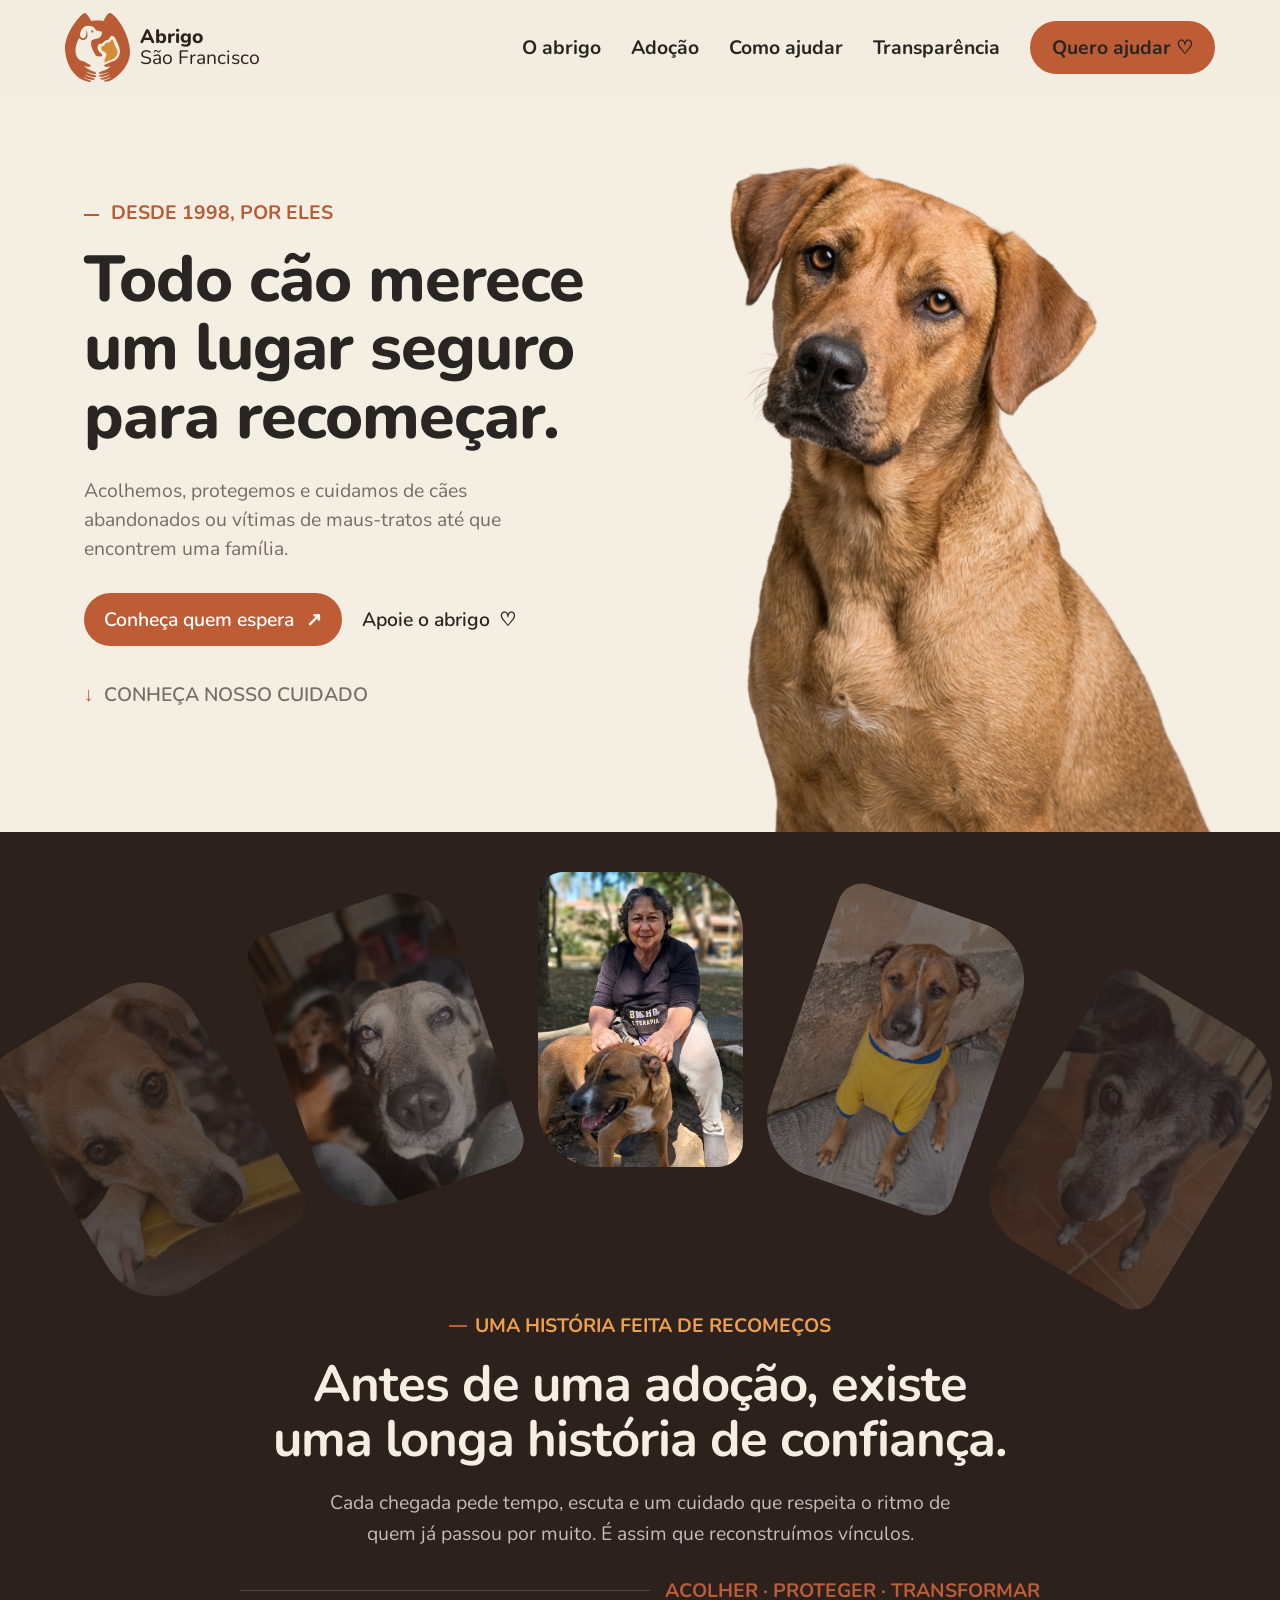
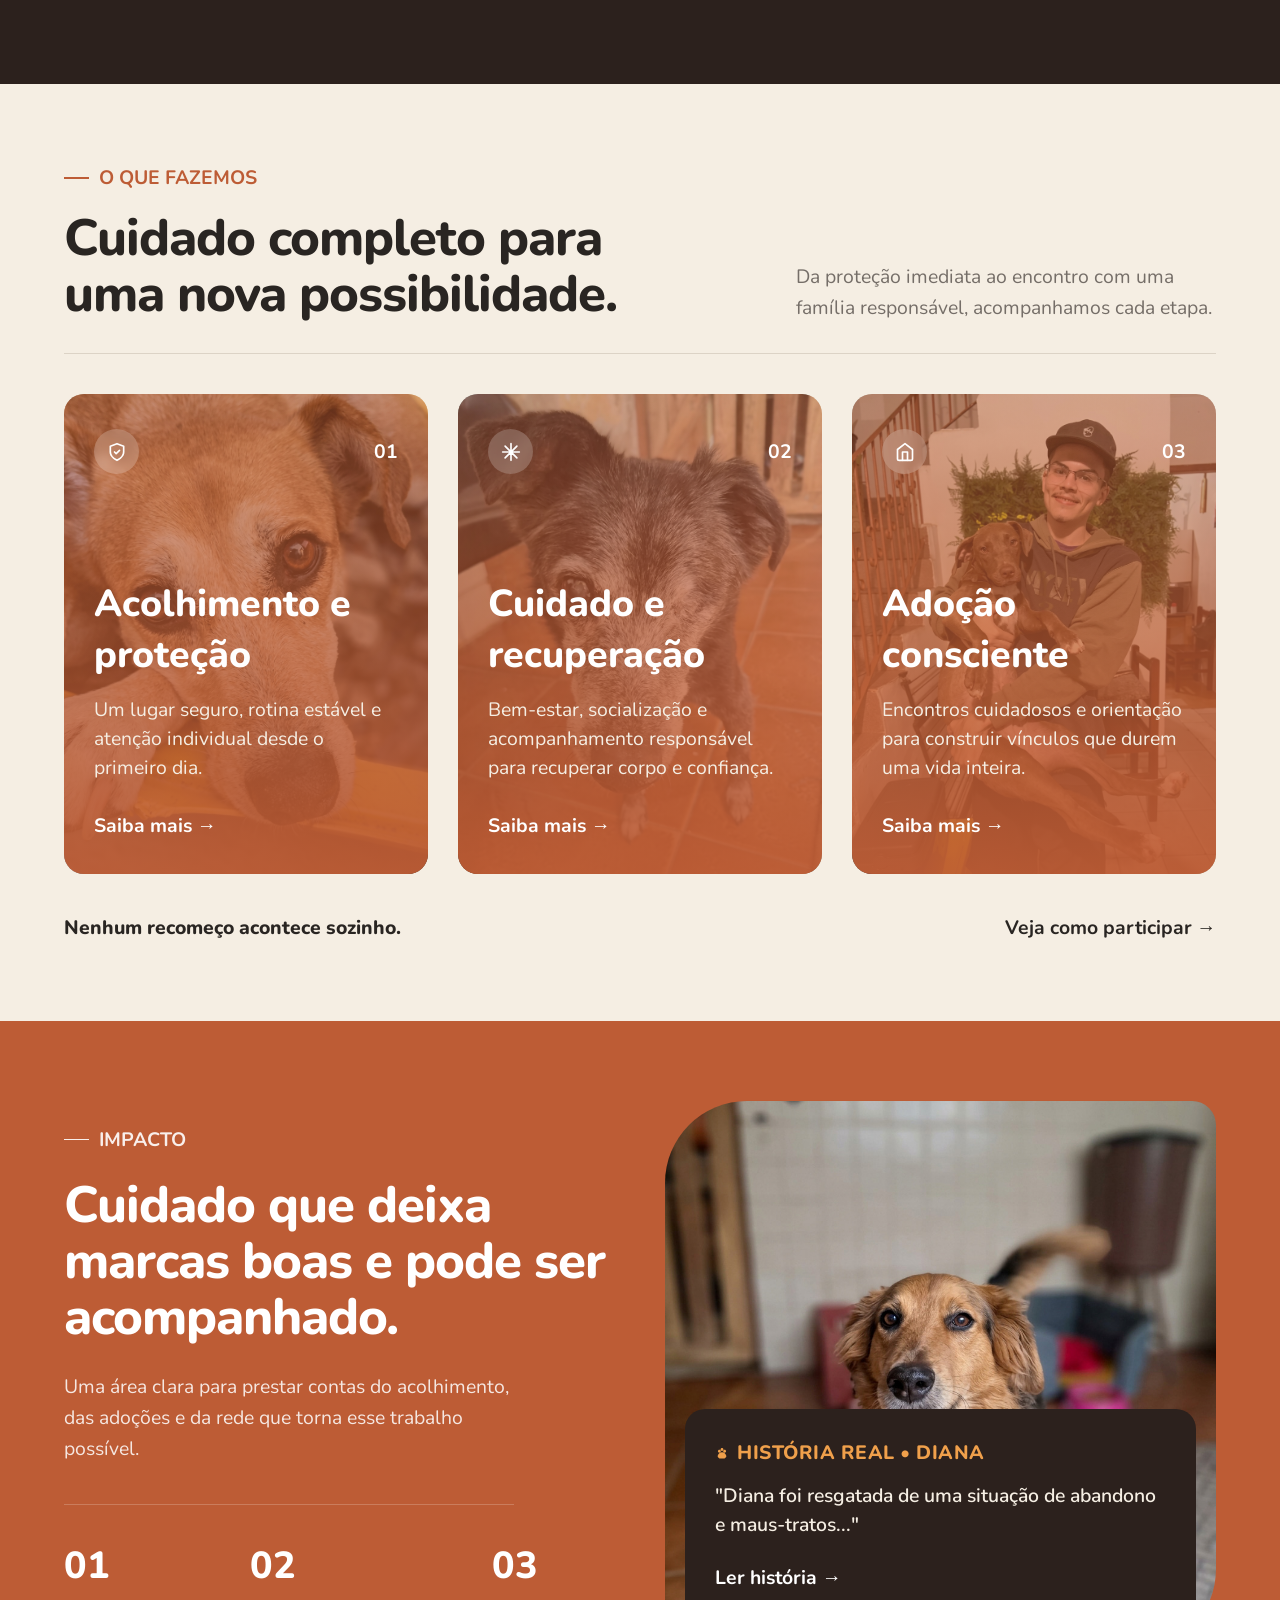
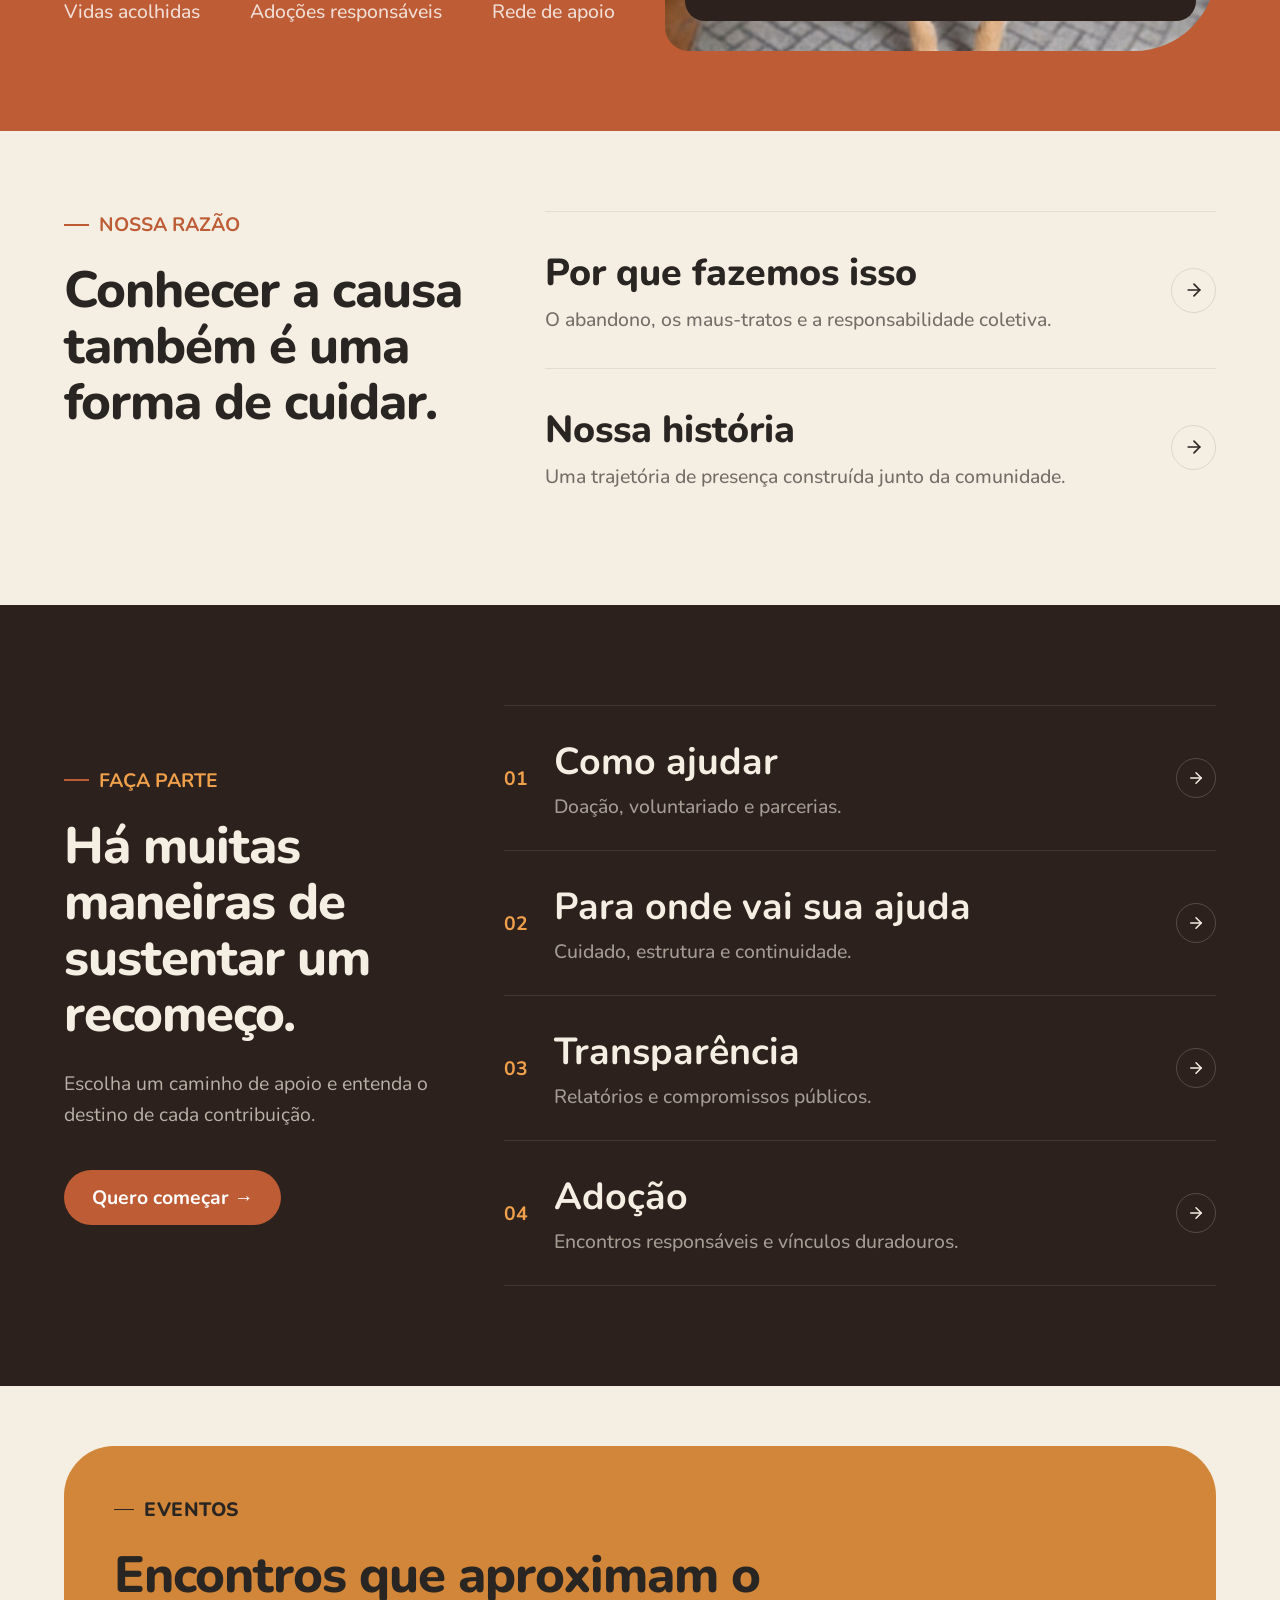
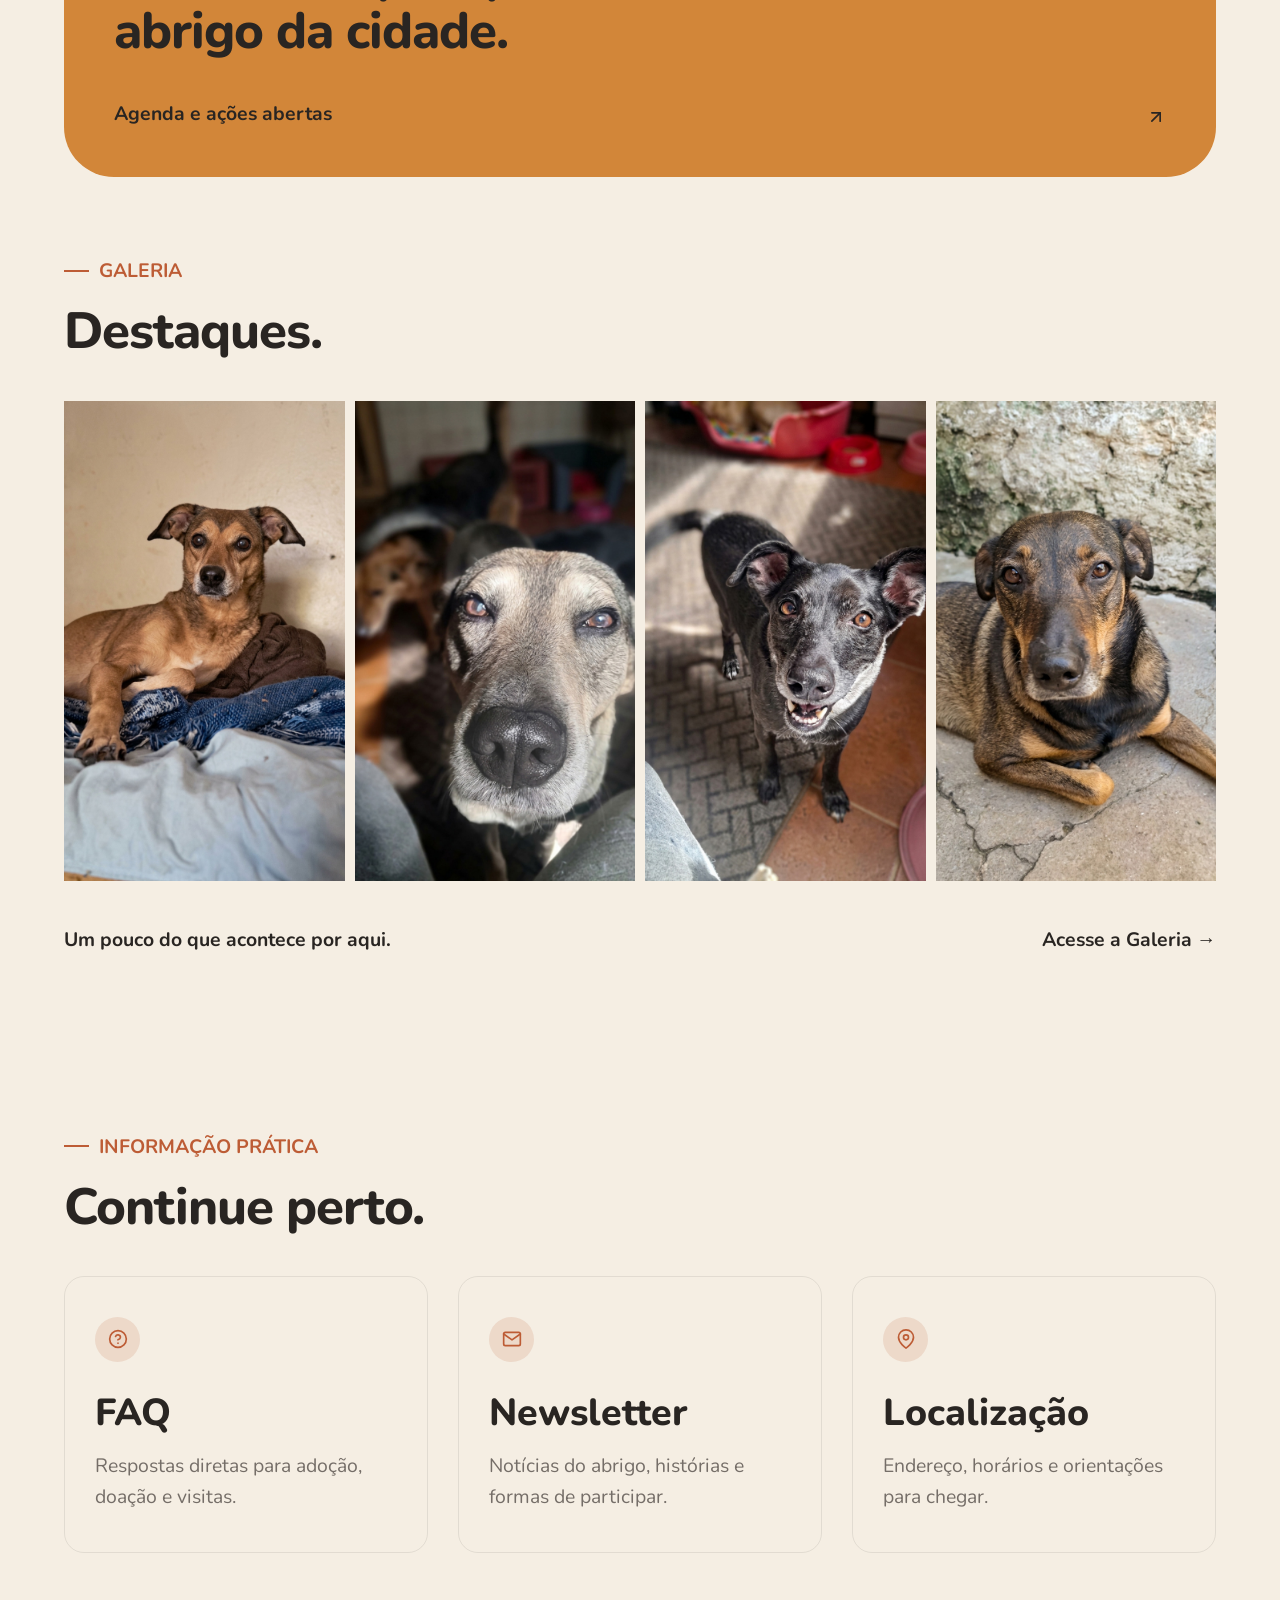
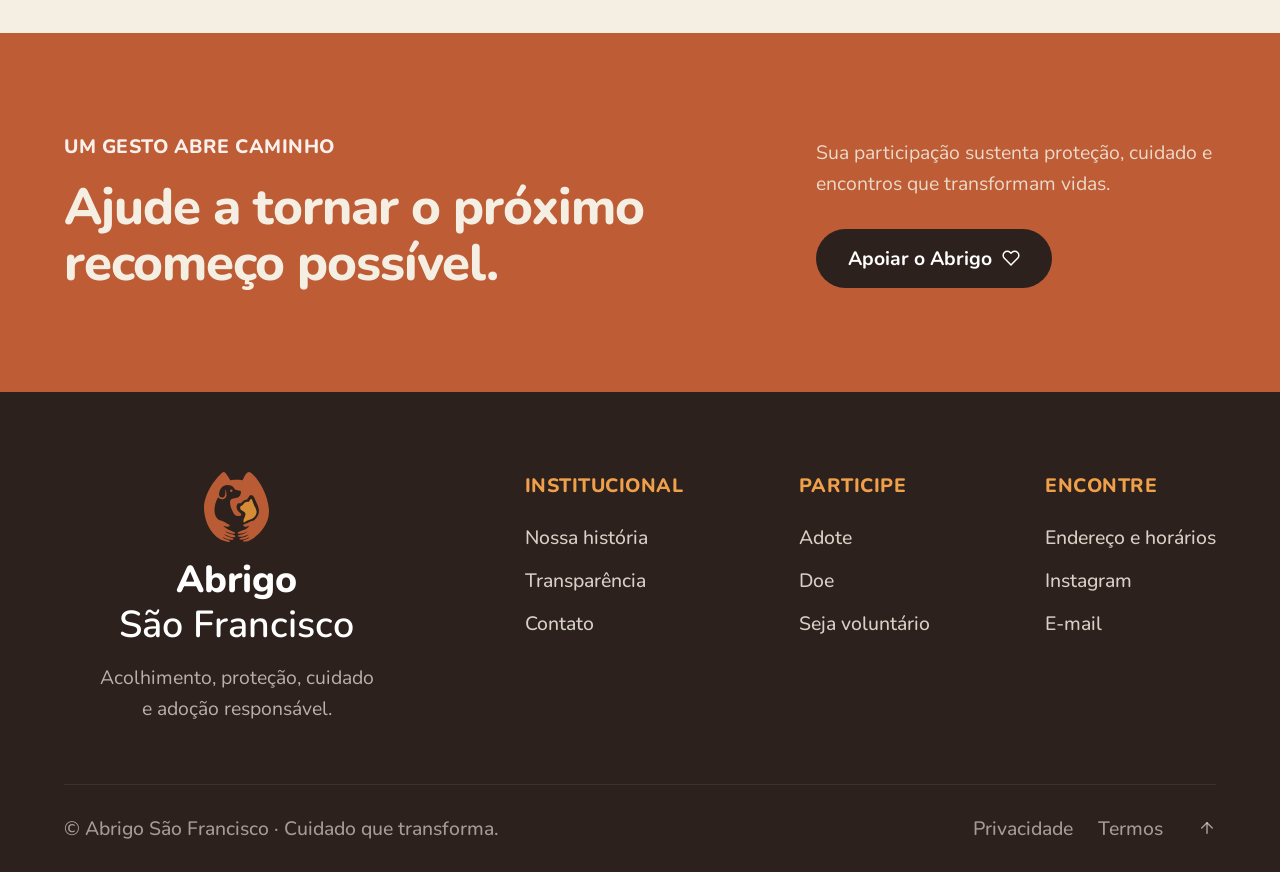
<file: index.html>
<!DOCTYPE html>
<html lang="pt-BR">

<head>
    <meta charset="UTF-8">
    <meta name="viewport" content="width=device-width, initial-scale=1.0">
    <link rel="stylesheet" href="css/style.css" media="screen and (min-width:1033px)" type="text/css">
    <link rel="stylesheet" href="css/style_tablet.css" media="screen and (min-width:768px) and (max-width:1032px)" type="text/css">
    <link rel="stylesheet" href="css/style_mobile.css" media="screen and (max-width:767px)" type="text/css">
    <title>Abrigo São Francisco</title>

</head>

<body>

    <!-- NAVBAR -->
    <header class="nav-bar">

        <div class="logo-container">
            <img src="imagens/logotipo_abrogoSF.svg" class="logotipo" alt="Logo do Abrigo São Francisco" width="50"
                height="50" loading="eager">

            <p class="escritalogo">
                <strong>Abrigo</strong>
                <span>São Francisco</span>
            </p>
        </div>

        <div class="menu-toggle"
            onclick="document.querySelector('.navegacao').classList.toggle('ativa'); this.classList.toggle('ativa');">
            <span></span>
            <span></span>
            <span></span>
        </div>

        <nav class="navegacao">
            <ul class="abas-nav">
                <li><a href="index.html">O abrigo</a></li>
                <li><a href="projects.html">Adoção</a></li>
                <li><a href="projects.html">Como ajudar</a></li>
                <li><a href="projects.html">Transparência</a></li>
                <li><a href="cadastro.html" class="ajudar-button">Quero ajudar ♡</a></li>
            </ul>
        </nav>

    </header>

    <main>

        <!-- HERO -->
        <section class="secao-inicio" id="secao-inicio">

            <div class="cont-inicio">

                <p class="subtitulo-inicio">
                    <span></span>
                    DESDE 1998, POR ELES
                </p>

                <h1>
                    Todo cão merece
                    um lugar seguro
                    para recomeçar.
                </h1>

                <p class="desc-inicio">
                    Acolhemos, protegemos e cuidamos de cães
                    abandonados ou vítimas de maus-tratos até
                    que encontrem uma família.
                </p>

                <div class="botoes-inicio">

                    <a href="" class="quem-espera">
                        Conheça quem espera
                        <span>↗</span>
                    </a>

                    <a href="" class="apoie-abrigo">
                        Apoie o abrigo
                        <span>♡</span>
                    </a>

                </div>
                <a href="#secao-abrigo" class="explorar-cuidado">
                    <span>↓</span>
                    CONHEÇA NOSSO CUIDADO
                </a>
            </div>

            <div class="img-scooby">
                <img src="imagens/dog_hero.png" alt="Cachorro Scooby" height="906" width="667" loading="eager">
            </div>

        </section>

        <!-- SEGUNDA SEÇÃO "UMA HISTORIA FEITA DE RECOMEÇOS" -->
        <section class="secao-abrigo" id="secao-abrigo">

            <div class="fotos-abrigo">

                <img src="imagens/foto_1_secao_apoio.jpeg" class="foto-abrigo foto-1"
                    alt="Cachorro acolhido pelo abrigo" width="278" height="400" loading="lazy">

                <img src="imagens/foto_2_secao_apoio.jpeg" class="foto-abrigo foto-2"
                    alt="Cachorro acolhido pelo abrigo" width="278" height="400" loading="lazy">

                <img src="imagens/foto_3_secao_apoio.jpeg" class="foto-abrigo foto-3"
                    alt="Cachorro acolhido pelo abrigo" width="400" height="400" loading="lazy">

                <img src="imagens/foto_4_secao_apoio.jpeg" class="foto-abrigo foto-4"
                    alt="Cachorro acolhido pelo abrigo" width="278" height="400" loading="lazy">

                <img src="imagens/foto_5_secao_apoio.jpeg" class="foto-abrigo foto-5"
                    alt="Cachorro acolhido pelo abrigo" width="278" height="400" loading="lazy">

            </div>

            <div class="conteudo-abrigo">

                <p class="subtitulo-abrigo">
                    <span></span>
                    UMA HISTÓRIA FEITA DE RECOMEÇOS
                </p>

                <h2>
                    Antes de uma adoção, existe<br>
                    uma longa história de confiança.
                </h2>

                <p class="desc-abrigo">
                    Cada chegada pede tempo, escuta e um cuidado que respeita
                    o ritmo de quem já passou por muito. É assim que
                    reconstruímos vínculos.
                </p>

                <div class="frase-abrigo">
                    <span></span>
                    <p>ACOLHER · PROTEGER · TRANSFORMAR</p>
                </div>

            </div>

        </section>
        <!-- TERCEIRA SESSÃO "O QUE FAZEMOS" -->
        <section class="secao-fazemos">

            <div class="header-fazemos">
                <div class="titulos-fazemos">
                    <div class="subtitulo-fazemos">
                        <span></span> O QUE FAZEMOS
                    </div>
                    <h2>Cuidado completo para uma nova possibilidade.</h2>
                </div>
                <div class="desc-fazemos">
                    <p>Da proteção imediata ao encontro com uma família responsável, acompanhamos cada etapa.</p>
                </div>
            </div>

            <div class="grid-cards-fazemos">
                <!-- CARD 01 "ACOLHIMENTOS E PROTEÇÃO" -->
                <div class="card-fazemos bg-card-1">
                    <div class="conteudo-card">
                        <div class="topo-card">
                            <div class="icone-card">
                                <svg width="20" height="20" viewBox="0 0 24 24" fill="none" stroke="#ffffff"
                                    stroke-width="2" stroke-linecap="round" stroke-linejoin="round">
                                    <path d="M12 22s8-4 8-10V5l-8-3-8 3v7c0 6 8 10 8 10z" />
                                    <path d="M9 12l2 2 4-4" />
                                </svg>
                            </div>
                            <span class="numero-card">01</span>
                        </div>
                        <div class="base-card">
                            <h3>Acolhimento e proteção</h3>
                            <p>Um lugar seguro, rotina estável e atenção individual desde o primeiro dia.</p>
                            <a href="#" class="link-card">Saiba mais &rarr;</a>
                        </div>
                    </div>
                </div>

                <!-- CARD 02 "CUIDADO E RECUPERAÇÃO" -->
                <div class="card-fazemos bg-card-2">
                    <div class="conteudo-card">
                        <div class="topo-card">
                            <div class="icone-card">
                                <svg width="20" height="20" viewBox="0 0 24 24" fill="none" stroke="#ffffff"
                                    stroke-width="2" stroke-linecap="round" stroke-linejoin="round">
                                    <path d="M12 2v20M2 12h20M4.93 4.93l14.14 14.14M4.93 19.07l14.14-14.14" />
                                </svg>
                            </div>
                            <span class="numero-card">02</span>
                        </div>
                        <div class="base-card">
                            <h3>Cuidado e recuperação</h3>
                            <p>Bem-estar, socialização e acompanhamento responsável para recuperar corpo e confiança.
                            </p>
                            <a href="#" class="link-card">Saiba mais &rarr;</a>
                        </div>
                    </div>
                </div>
                <!-- CARD 03 "ADOÇÃO CONSCIENTE" -->
                <div class="card-fazemos bg-card-3">
                    <div class="conteudo-card">
                        <div class="topo-card">
                            <div class="icone-card">
                                <svg width="20" height="20" viewBox="0 0 24 24" fill="none" stroke="#ffffff"
                                    stroke-width="2" stroke-linecap="round" stroke-linejoin="round">
                                    <path d="M3 9l9-7 9 7v11a2 2 0 0 1-2 2H5a2 2 0 0 1-2-2z" />
                                    <polyline points="9 22 9 12 15 12 15 22" />
                                </svg>
                            </div>
                            <span class="numero-card">03</span>
                        </div>
                        <div class="base-card">
                            <h3>Adoção consciente</h3>
                            <p>Encontros cuidadosos e orientação para construir vínculos que durem uma vida inteira.</p>
                            <a href="#" class="link-card">Saiba mais &rarr;</a>
                        </div>
                    </div>
                </div>
            </div>

            <div class="rodape-fazemos">
                <p>Nenhum recomeço acontece sozinho.</p>
                <a href="#" class="link-rodape-fazemos">Veja como participar &rarr;</a>
            </div>

        </section>
        <!-- QUARTA SESSÃO "IMPACTO" -->
        <section class="secao-impacto">

            <div class="cont-impacto-esq">
                <div class="subtitulo-impacto">
                    <span></span> IMPACTO
                </div>

                <h2>Cuidado que deixa marcas boas e pode ser acompanhado.</h2>

                <p>Uma área clara para prestar contas do acolhimento, das adoções e da rede que torna esse trabalho
                    possível.</p>

                <div class="linha-divisoria-impacto"></div>

                <div class="stats-impacto">
                    <div class="stat-item">
                        <h3>01</h3>
                        <p>Vidas acolhidas</p>
                    </div>
                    <div class="stat-item">
                        <h3>02</h3>
                        <p>Adoções responsáveis</p>
                    </div>
                    <div class="stat-item">
                        <h3>03</h3>
                        <p>Rede de apoio</p>
                    </div>
                </div>
            </div>

            <!--IMAGEM DA CACHORRA DIANA-->
            <div class="cont-impacto-dir">
                <div class="imagem-impacto-bg">
                    <img src="imagens/foto_diana.jpeg" alt="Cachorra Diana acolhida pelo abrigo" loading="lazy"
                        height="848" width="670">
                    <div class="card-historia">
                        <div class="tag-historia">
                            <svg width="14" height="14" viewBox="0 0 24 24" fill="currentColor">
                                <path
                                    d="M12 8.5c-1.38 0-2.5-1.12-2.5-2.5S10.62 3.5 12 3.5s2.5 1.12 2.5 2.5S13.38 8.5 12 8.5zM7.5 11.5c-1.38 0-2.5-1.12-2.5-2.5S6.12 6.5 7.5 6.5s2.5 1.12 2.5 2.5S8.88 11.5 7.5 11.5zM16.5 11.5c-1.38 0-2.5-1.12-2.5-2.5S15.12 6.5 16.5 6.5s2.5 1.12 2.5 2.5S17.88 11.5 16.5 11.5zM12 10.5c-3.5 0-6.5 2.5-7.5 6.5 0 2.5 2.5 4.5 5 4.5h5c2.5 0 5-2 5-4.5-1-4-4-6.5-7.5-6.5z" />
                            </svg>
                            HISTÓRIA REAL &bull; DIANA
                        </div>
                        <p>"Diana foi resgatada de uma situação de abandono e maus-tratos..."</p>
                        <a href="#" class="link-historia">Ler história &rarr;</a>
                    </div>

                </div>
            </div>

        </section>
        <!-- QUINTA SESSÃO "NOSSA RAZÃO" -->
        <section class="secao-razao">

            <div class="cont-razao-esq">
                <div class="subtitulo-razao">
                    <span></span> NOSSA RAZÃO
                </div>

                <h2>Conhecer a causa também é uma forma de cuidar.</h2>
            </div>

            <div class="cont-razao-dir">

                <a href="#" class="item-razao">
                    <div class="textos-item-razao">
                        <h3>Por que fazemos isso</h3>
                        <p>O abandono, os maus-tratos e a responsabilidade coletiva.</p>
                    </div>
                    <div class="icone-seta-razao">
                        <svg width="20" height="20" viewBox="0 0 24 24" fill="none" stroke="currentColor"
                            stroke-width="2" stroke-linecap="round" stroke-linejoin="round">
                            <line x1="5" y1="12" x2="19" y2="12"></line>
                            <polyline points="12 5 19 12 12 19"></polyline>
                        </svg>
                    </div>
                </a>


                <a href="#" class="item-razao">
                    <div class="textos-item-razao">
                        <h3>Nossa história</h3>
                        <p>Uma trajetória de presença construída junto da comunidade.</p>
                    </div>
                    <div class="icone-seta-razao">
                        <svg width="20" height="20" viewBox="0 0 24 24" fill="none" stroke="currentColor"
                            stroke-width="2" stroke-linecap="round" stroke-linejoin="round">
                            <line x1="5" y1="12" x2="19" y2="12"></line>
                            <polyline points="12 5 19 12 12 19"></polyline>
                        </svg>
                    </div>
                </a>

            </div>

        </section>
        <!-- QUINTA SESSÃO "FAÇA PARTE" -->
        <section class="secao-faca-parte">

            <div class="cont-parte-esq">
                <div class="subtitulo-parte">
                    <span></span> FAÇA PARTE
                </div>

                <h2>Há muitas maneiras de sustentar um recomeço.</h2>

                <p>Escolha um caminho de apoio e entenda o destino de cada contribuição.</p>

                <a href="#" class="btn-comecar">Quero começar &rarr;</a>
            </div>

            <div class="cont-parte-dir">

                <a href="#" class="item-parte">
                    <span class="num-parte">01</span>
                    <div class="textos-item-parte">
                        <h3>Como ajudar</h3>
                        <p>Doação, voluntariado e parcerias.</p>
                    </div>
                    <div class="icone-seta-parte">
                        <svg width="18" height="18" viewBox="0 0 24 24" fill="none" stroke="currentColor"
                            stroke-width="2" stroke-linecap="round" stroke-linejoin="round">
                            <line x1="5" y1="12" x2="19" y2="12"></line>
                            <polyline points="12 5 19 12 12 19"></polyline>
                        </svg>
                    </div>
                </a>

                <a href="#" class="item-parte">
                    <span class="num-parte">02</span>
                    <div class="textos-item-parte">
                        <h3>Para onde vai sua ajuda</h3>
                        <p>Cuidado, estrutura e continuidade.</p>
                    </div>
                    <div class="icone-seta-parte">
                        <svg width="18" height="18" viewBox="0 0 24 24" fill="none" stroke="currentColor"
                            stroke-width="2" stroke-linecap="round" stroke-linejoin="round">
                            <line x1="5" y1="12" x2="19" y2="12"></line>
                            <polyline points="12 5 19 12 12 19"></polyline>
                        </svg>
                    </div>
                </a>

                <a href="#" class="item-parte">
                    <span class="num-parte">03</span>
                    <div class="textos-item-parte">
                        <h3>Transparência</h3>
                        <p>Relatórios e compromissos públicos.</p>
                    </div>
                    <div class="icone-seta-parte">
                        <svg width="18" height="18" viewBox="0 0 24 24" fill="none" stroke="currentColor"
                            stroke-width="2" stroke-linecap="round" stroke-linejoin="round">
                            <line x1="5" y1="12" x2="19" y2="12"></line>
                            <polyline points="12 5 19 12 12 19"></polyline>
                        </svg>
                    </div>
                </a>

                <a href="#" class="item-parte ult">
                    <span class="num-parte">04</span>
                    <div class="textos-item-parte">
                        <h3>Adoção</h3>
                        <p>Encontros responsáveis e vínculos duradouros.</p>
                    </div>
                    <div class="icone-seta-parte">
                        <svg width="18" height="18" viewBox="0 0 24 24" fill="none" stroke="currentColor"
                            stroke-width="2" stroke-linecap="round" stroke-linejoin="round">
                            <line x1="5" y1="12" x2="19" y2="12"></line>
                            <polyline points="12 5 19 12 12 19"></polyline>
                        </svg>
                    </div>
                </a>

            </div>

        </section>
        <!-- SEXTA SESSÃO CARD "EVENTOS" -->
        <section class="secao-eventos">
            <div class="banner-eventos">
                <div class="conteudo-banner">
                    <div class="subtitulo-banner">
                        <span></span> EVENTOS
                    </div>
                    <h2>Encontros que aproximam o abrigo da cidade.</h2>
                </div>

                <a href="#" class="link-banner">
                    Agenda e ações abertas
                    <svg width="20" height="20" viewBox="0 0 24 24" fill="none" stroke="currentColor" stroke-width="2"
                        stroke-linecap="round" stroke-linejoin="round">
                        <line x1="7" y1="17" x2="17" y2="7"></line>
                        <polyline points="7 7 17 7 17 17"></polyline>
                    </svg>
                </a>
            </div>
        </section>
        <!-- SETIMA SESSÃO "GALERIA" -->
        <section class="secao-galeria">

            <div class="header-galeria">
                <div class="subtitulo-galeria">
                    <span></span> GALERIA
                </div>
                <h2>Destaques.</h2>
            </div>

            <div class="grid-galeria">
                <img src="imagens/foto_cachorro_deitado.jpeg" alt="Cão no abrigo" class="img-galeria" width="340"
                    height="500" loading="lazy">
                <img src="imagens/foto_2_secao_apoio.jpeg" alt="Cão focado" class="img-galeria" width="340" height="500"
                    loading="lazy">
                <img src="imagens/foto_cachorro_sol.jpeg" alt="Cão preto a sorrir" class="img-galeria" width="340"
                    height="500" loading="lazy">
                <img src="imagens/foto_deitado_chão.jpeg" alt="Cão deitado" class="img-galeria" width="340" height="500"
                    loading="lazy">
            </div>

            <div class="rodape-galeria">
                <p>Um pouco do que acontece por aqui.</p>
                <a href="#" class="link-rodape-galeria">Acesse a Galeria &rarr;</a>
            </div>

        </section>
        <!-- OITAVA SESSÃO "INFORMAÇÃO PRÁTICA" -->
        <section class="secao-informacao">

            <div class="header-informacao">
                <div class="subtitulo-informacao">
                    <span></span> INFORMAÇÃO PRÁTICA
                </div>
                <h2>Continue perto.</h2>
            </div>

            <div class="grid-informacao">

                <div class="card-info">
                    <div class="icone-info">
                        <svg width="20" height="20" viewBox="0 0 24 24" fill="none" stroke="currentColor"
                            stroke-width="2" stroke-linecap="round" stroke-linejoin="round">
                            <circle cx="12" cy="12" r="10"></circle>
                            <path d="M9.09 9a3 3 0 0 1 5.83 1c0 2-3 3-3 3"></path>
                            <line x1="12" y1="17" x2="12.01" y2="17"></line>
                        </svg>
                    </div>
                    <h3>FAQ</h3>
                    <p>Respostas diretas para adoção, doação e visitas.</p>
                </div>

                <div class="card-info">
                    <div class="icone-info">
                        <svg width="20" height="20" viewBox="0 0 24 24" fill="none" stroke="currentColor"
                            stroke-width="2" stroke-linecap="round" stroke-linejoin="round">
                            <path d="M4 4h16c1.1 0 2 .9 2 2v12c0 1.1-.9 2-2 2H4c-1.1 0-2-.9-2-2V6c0-1.1.9-2 2-2z">
                            </path>
                            <polyline points="22,6 12,13 2,6"></polyline>
                        </svg>
                    </div>
                    <h3>Newsletter</h3>
                    <p>Notícias do abrigo, histórias e formas de participar.</p>
                </div>

                <div class="card-info">
                    <div class="icone-info">
                        <svg width="20" height="20" viewBox="0 0 24 24" fill="none" stroke="currentColor"
                            stroke-width="2" stroke-linecap="round" stroke-linejoin="round">
                            <path d="M21 10c0 7-9 13-9 13s-9-6-9-13a9 9 0 0 1 18 0z"></path>
                            <circle cx="12" cy="10" r="3"></circle>
                        </svg>
                    </div>
                    <h3>Localização</h3>
                    <p>Endereço, horários e orientações para chegar.</p>
                </div>

            </div>

        </section>
        <!-- NONA SESSÃO "UM GESTO ABRE CAMINHO" -->
        <section class="secao-cta">

            <div class="cta-esq">
                <div class="subtitulo-cta">
                    UM GESTO ABRE CAMINHO
                </div>
                <h2>Ajude a tornar o próximo recomeço possível.</h2>
            </div>

            <div class="cta-dir">
                <p>Sua participação sustenta proteção, cuidado e encontros que transformam vidas.</p>
                <a href="#" class="btn-apoiar">
                    Apoiar o Abrigo
                    <svg width="18" height="18" viewBox="0 0 24 24" fill="none" stroke="currentColor" stroke-width="2"
                        stroke-linecap="round" stroke-linejoin="round">
                        <path
                            d="M20.84 4.61a5.5 5.5 0 0 0-7.78 0L12 5.67l-1.06-1.06a5.5 5.5 0 0 0-7.78 7.78l1.06 1.06L12 21.23l7.78-7.78 1.06-1.06a5.5 5.5 0 0 0 0-7.78z">
                        </path>
                    </svg>
                </a>
            </div>

        </section>
    </main>
    <!-- FOOTER -->
    <footer class="rodape-site">
        <div class="conteudo-rodape">

            <div class="coluna-marca">
                <div class="logo-rodape">
                    <img src="imagens/logotipo_abrogoSF.svg" class="logotipo" alt="Logo do Abrigo São Francisco"
                        width="50" height="50" loading="lazy">
                </div>
                <h3>Abrigo<br><span>São Francisco</span></h3>
                <p>Acolhimento, proteção, cuidado<br>e adoção responsável.</p>
            </div>

            <div class="colunas-links">

                <div class="coluna-nav">
                    <h4>INSTITUCIONAL</h4>
                    <ul>
                        <li><a href="#">Nossa história</a></li>
                        <li><a href="#">Transparência</a></li>
                        <li><a href="#">Contato</a></li>
                    </ul>
                </div>

                <div class="coluna-nav">
                    <h4>PARTICIPE</h4>
                    <ul>
                        <li><a href="#">Adote</a></li>
                        <li><a href="#">Doe</a></li>
                        <li><a href="projects.html">Seja voluntário</a></li>
                    </ul>
                </div>

                <div class="coluna-nav">
                    <h4>ENCONTRE</h4>
                    <ul>
                        <li><a href="#">Endereço e horários</a></li>
                        <li><a href="#">Instagram</a></li>
                        <li><a href="#">E-mail</a></li>
                    </ul>
                </div>

            </div>
        </div>

        <div class="linha-divisoria-rodape"></div>

        <div class="rodape-inferior">
            <p>&copy; Abrigo São Francisco &middot; Cuidado que transforma.</p>

            <div class="links-inferiores">
                <a href="#">Privacidade</a>
                <a href="#">Termos</a>
                <a href="#" class="btn-voltar-topo" aria-label="Voltar ao topo">
                    <svg width="18" height="18" viewBox="0 0 24 24" fill="none" stroke="currentColor" stroke-width="2"
                        stroke-linecap="round" stroke-linejoin="round">
                        <line x1="12" y1="19" x2="12" y2="5"></line>
                        <polyline points="5 12 12 5 19 12"></polyline>
                    </svg>
                </a>
            </div>
        </div>
    </footer>

</body>

</html>
</file>
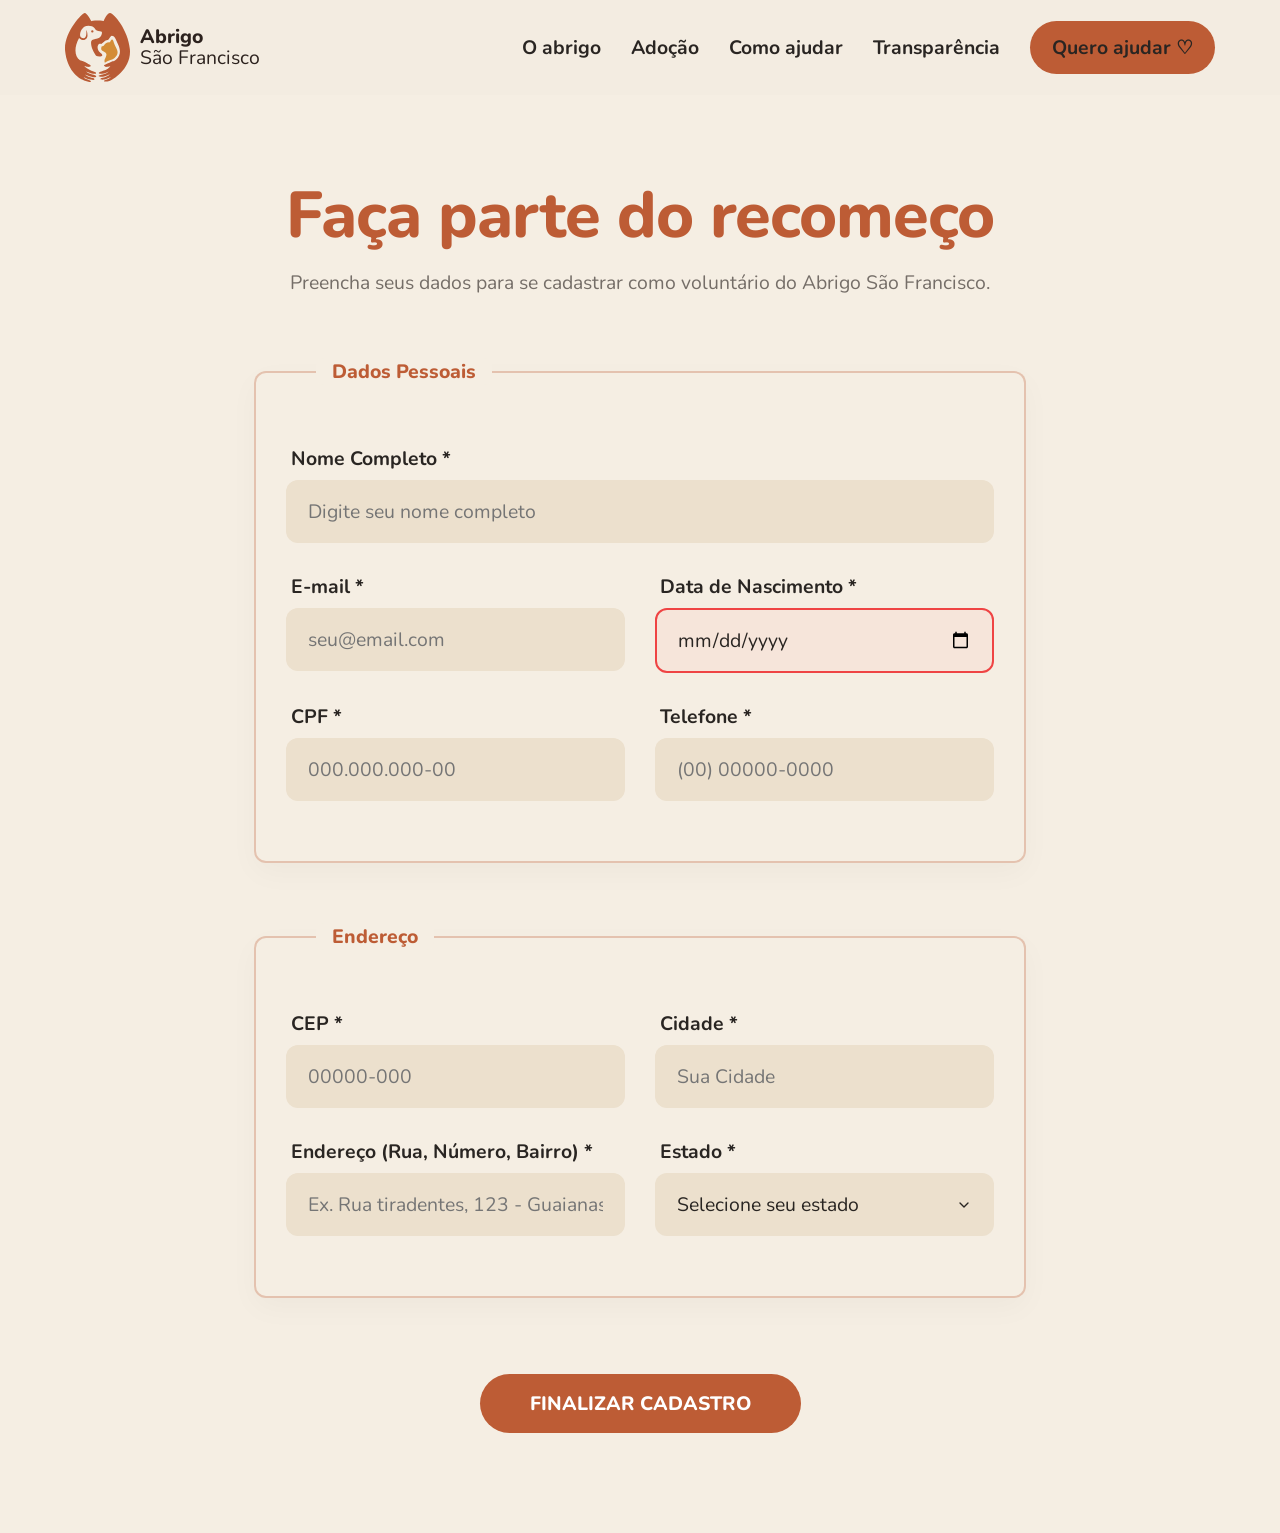
<file: cadastro.html>
<!DOCTYPE html>
<html lang="pt-BR">

<head>
    <meta charset="UTF-8">
    <meta name="viewport" content="width=device-width, initial-scale=1.0">
    <title>Cadastro de Voluntário - Abrigo São Francisco</title>
    <link rel="stylesheet" href="css/projects.css" media="screen and (min-width:1033px)" type="text/css">
    <link rel="stylesheet" href="css/projects_tablet.css" media="screen and (min-width:768px) and (max-width:1032px)" type="text/css">
    <link rel="stylesheet" href="css/projects_mobile.css" media="screen and (max-width:767px)" type="text/css">
</head>

<body class="creme">

    <header class="nav-bar">
        <div class="logo-container">
            <img src="imagens/logotipo_abrogoSF.svg" class="logotipo" alt="Logo do Abrigo São Francisco" width="50"
                height="50" loading="eager">
            <p class="escritalogo">
                <strong>Abrigo</strong>
                <span>São Francisco</span>
            </p>
        </div>
        <div class="menu-toggle"
            onclick="document.querySelector('.navegacao').classList.toggle('ativa'); this.classList.toggle('ativa');">
            <span></span>
            <span></span>
            <span></span>
        </div>
        <nav class="navegacao">
            <ul class="abas-nav">
                <li><a href="index.html">O abrigo</a></li>
                <li><a href="projects.html">Adoção</a></li>
                <li><a href="projects.html">Como ajudar</a></li>
                <li><a href="projects.html">Transparência</a></li>
                <li><a href="cadastro.html" class="ajudar-button">Quero ajudar ♡</a></li>
            </ul>
        </nav>
    </header>


    <main class="seccao-cadastro">

        <div class="cabecalho-cadastro">
            <h1>Faça parte do recomeço</h1>
            <p>Preencha seus dados para se cadastrar como voluntário do Abrigo São Francisco.</p>
        </div>

        <form action="pagina.php" method="POST" class="formulario-cadastro">

            <fieldset class="grupo-campos">
                <legend>Dados Pessoais</legend>

                <div class="grid-form">
                    <div class="campo-form col-total">
                        <label for="nome">Nome Completo *</label>
                        <input type="text" id="nome" name="nome" placeholder="Digite seu nome completo" required>
                    </div>

                    <div class="campo-form">
                        <label for="email">E-mail *</label>
                        <input type="email" id="email" name="email" placeholder="seu@email.com" required>
                    </div>

                    <div class="campo-form">
                        <label for="nascimento">Data de Nascimento *</label>
                        <input type="date" id="nascimento" name="nascimento" required>
                    </div>

                    <div class="campo-form">
                        <label for="cpf">CPF *</label>
                        <input type="text" id="cpf" name="cpf" pattern="\d{3}\.\d{3}\.\d{3}-\d{2}"
                            placeholder="000.000.000-00" title="Formato: 000.000.000-00" required>
                    </div>

                    <div class="campo-form">
                        <label for="telefone">Telefone *</label>
                        <input type="tel" id="telefone" name="telefone" pattern="\(\d{2}\)\s\d{5}-\d{4}"
                            placeholder="(00) 00000-0000" title="Formato: (00) 00000-0000" required>
                    </div>
                </div>
            </fieldset>


            <fieldset class="grupo-campos">
                <legend>Endereço</legend>

                <div class="grid-form">
                    <div class="campo-form">
                        <label for="cep">CEP *</label>
                        <input type="text" id="cep" name="cep" pattern="\d{5}-\d{3}" placeholder="00000-000"
                            title="Formato: 00000-000" required>
                    </div>

                    <div class="campo-form">
                        <label for="cidade">Cidade *</label>
                        <input type="text" id="cidade" name="cidade" placeholder="Sua Cidade" required>
                    </div>

                    <div class="campo-form">
                        <label for="endereco">Endereço (Rua, Número, Bairro) *</label>
                        <input type="text" id="endereco" name="endereco"
                            placeholder="Ex. Rua tiradentes, 123 - Guaianases" required>
                    </div>

                    <div class="campo-form">
                        <label for="estado">Estado *</label>
                        <select id="estado" name="estado" required>
                            <option value="" selected disabled>Selecione seu estado</option>
                            <option value="SP">São Paulo</option>
                            <option value="RJ">Rio de Janeiro</option>
                            <option value="MG">Minas Gerais</option>

                        </select>
                    </div>
                </div>
            </fieldset>


            <div class="container-botao-enviar">
                <button type="submit" class="btn-enviar-cadastro">FINALIZAR CADASTRO</button>
            </div>

        </form>
    </main>

</body>

</html>
</file>
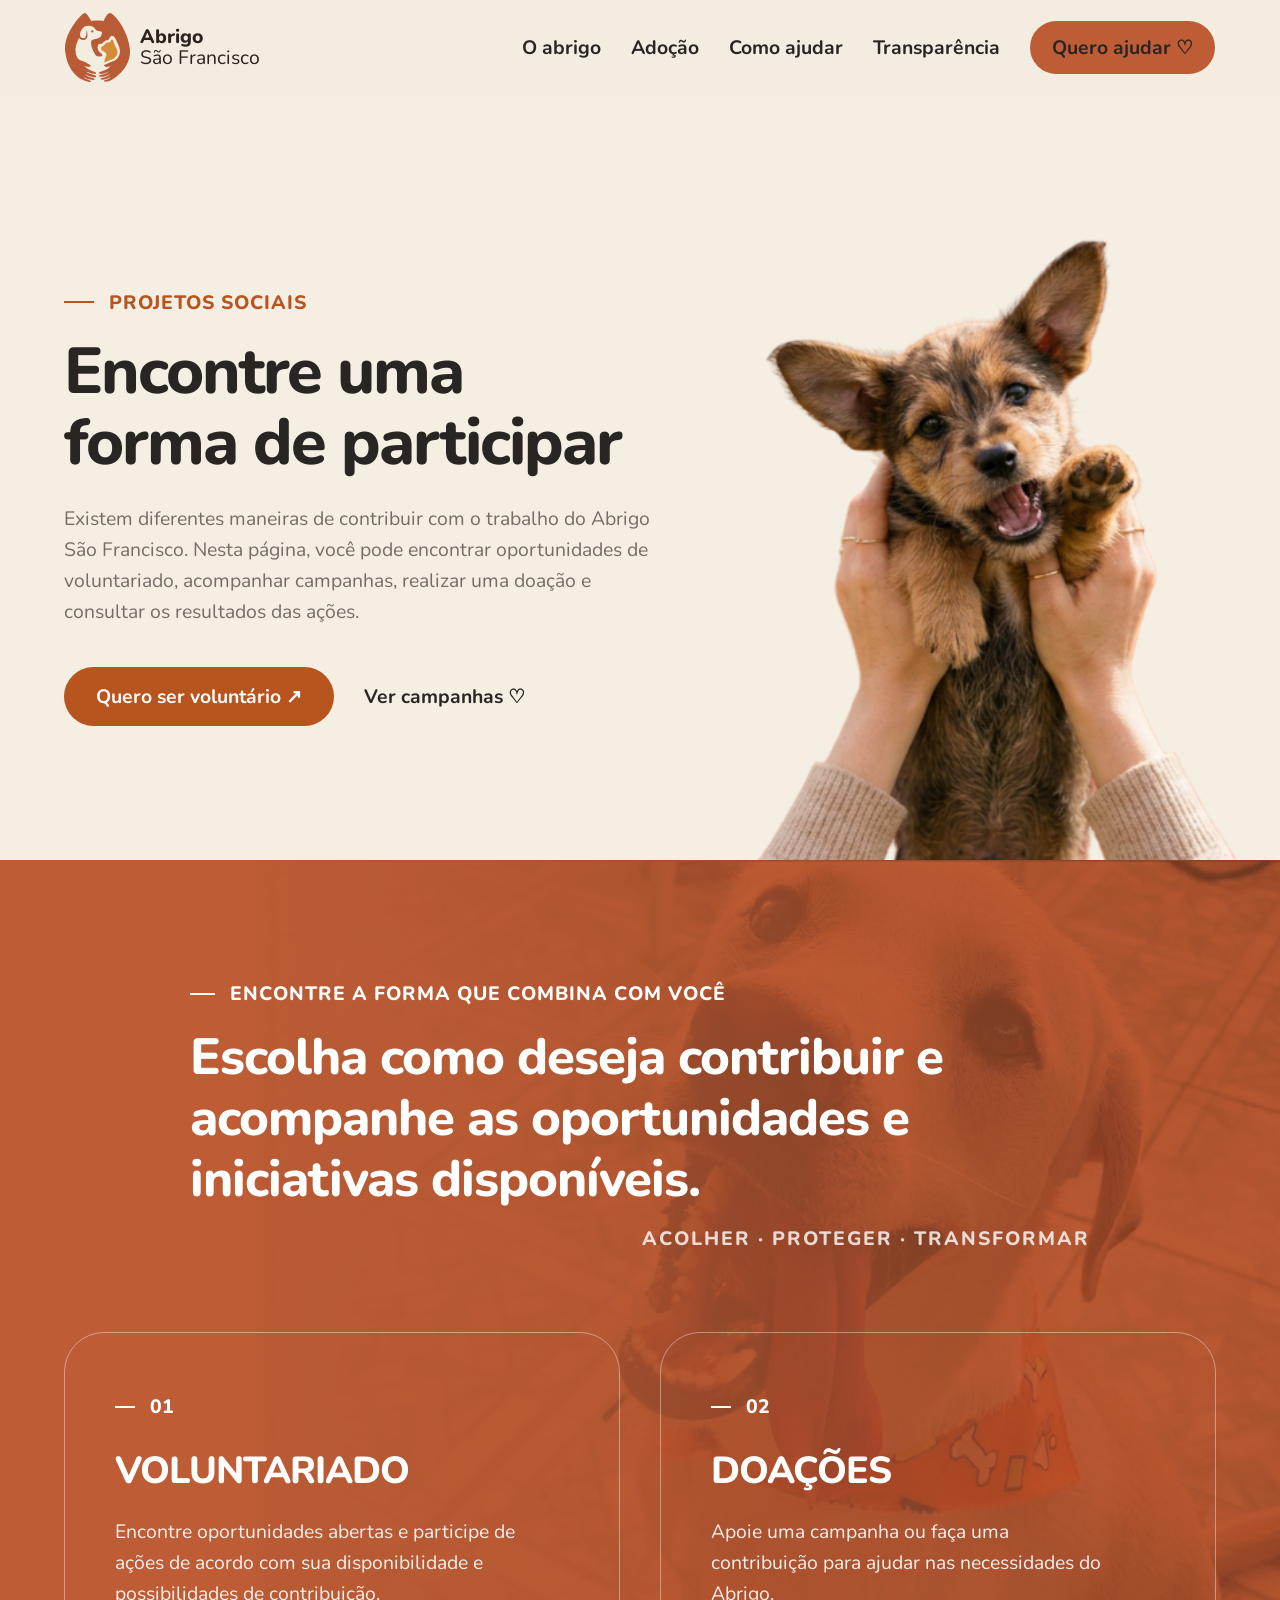
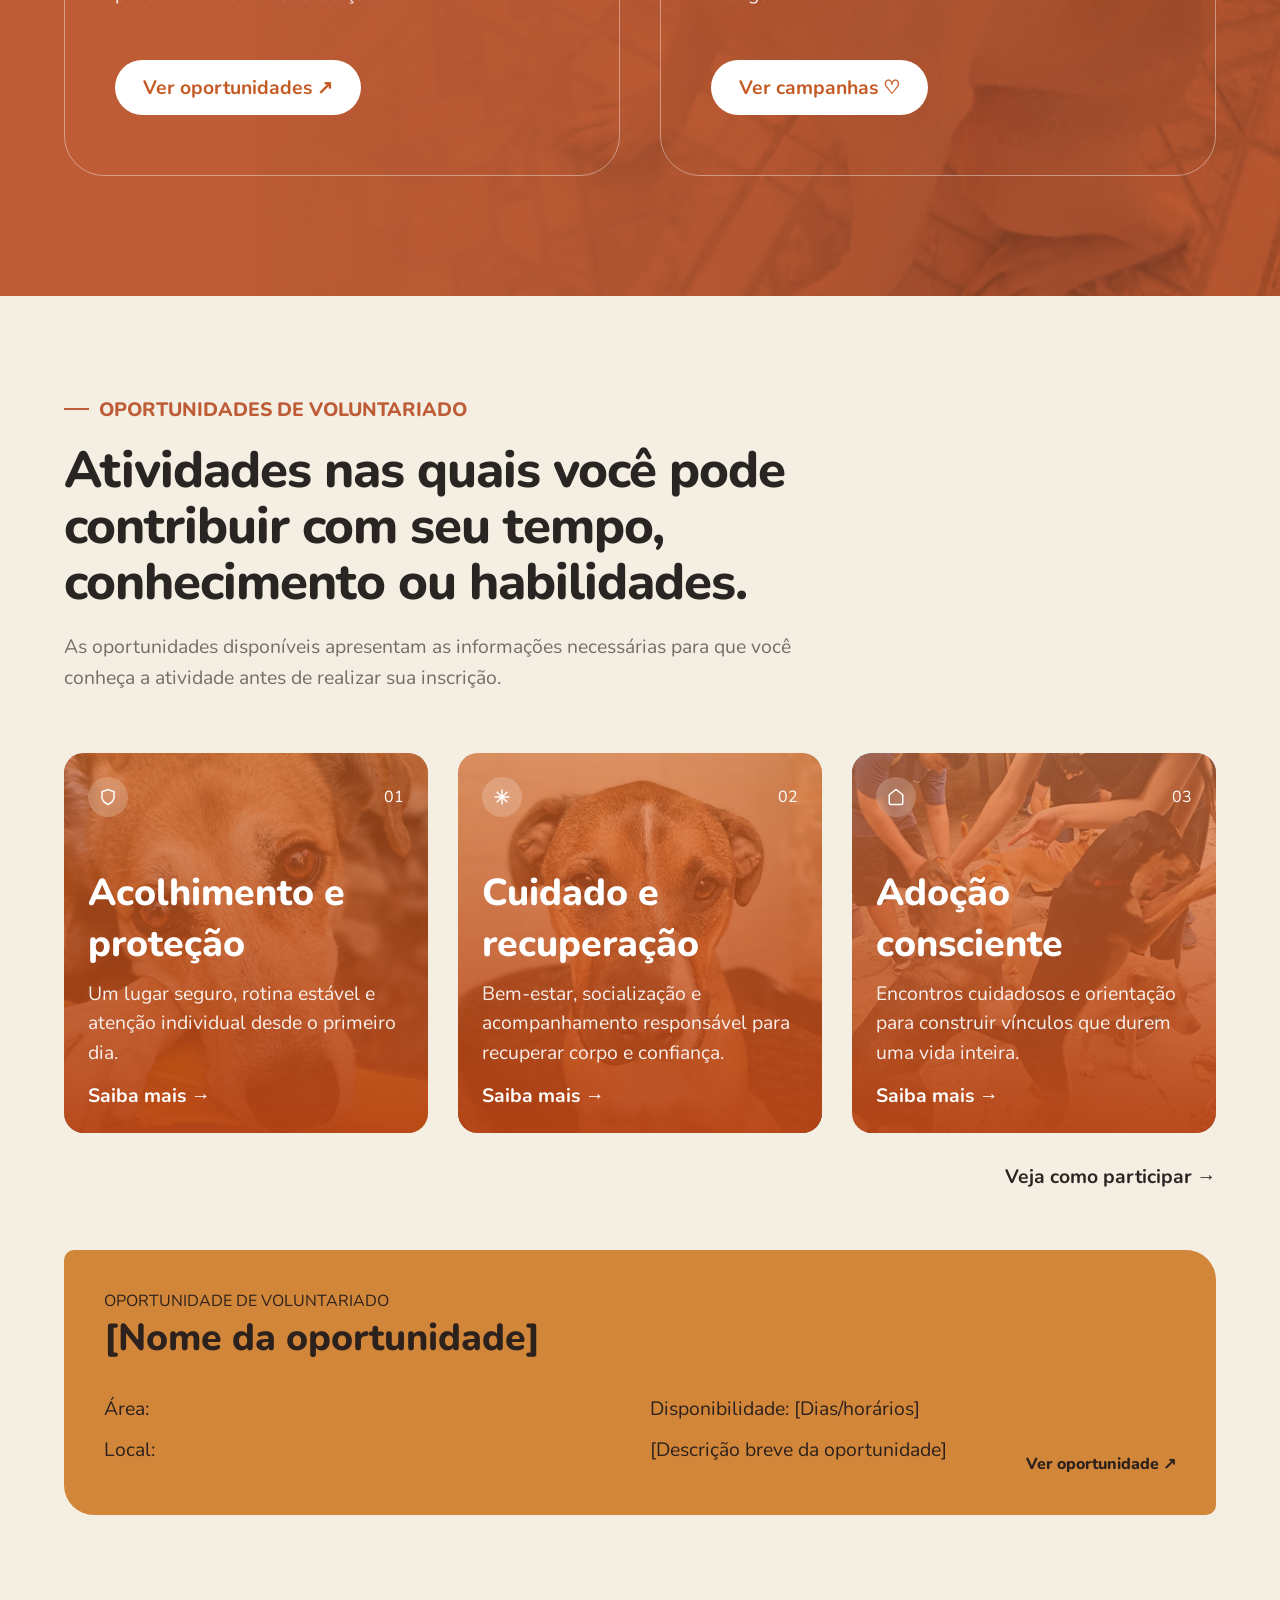
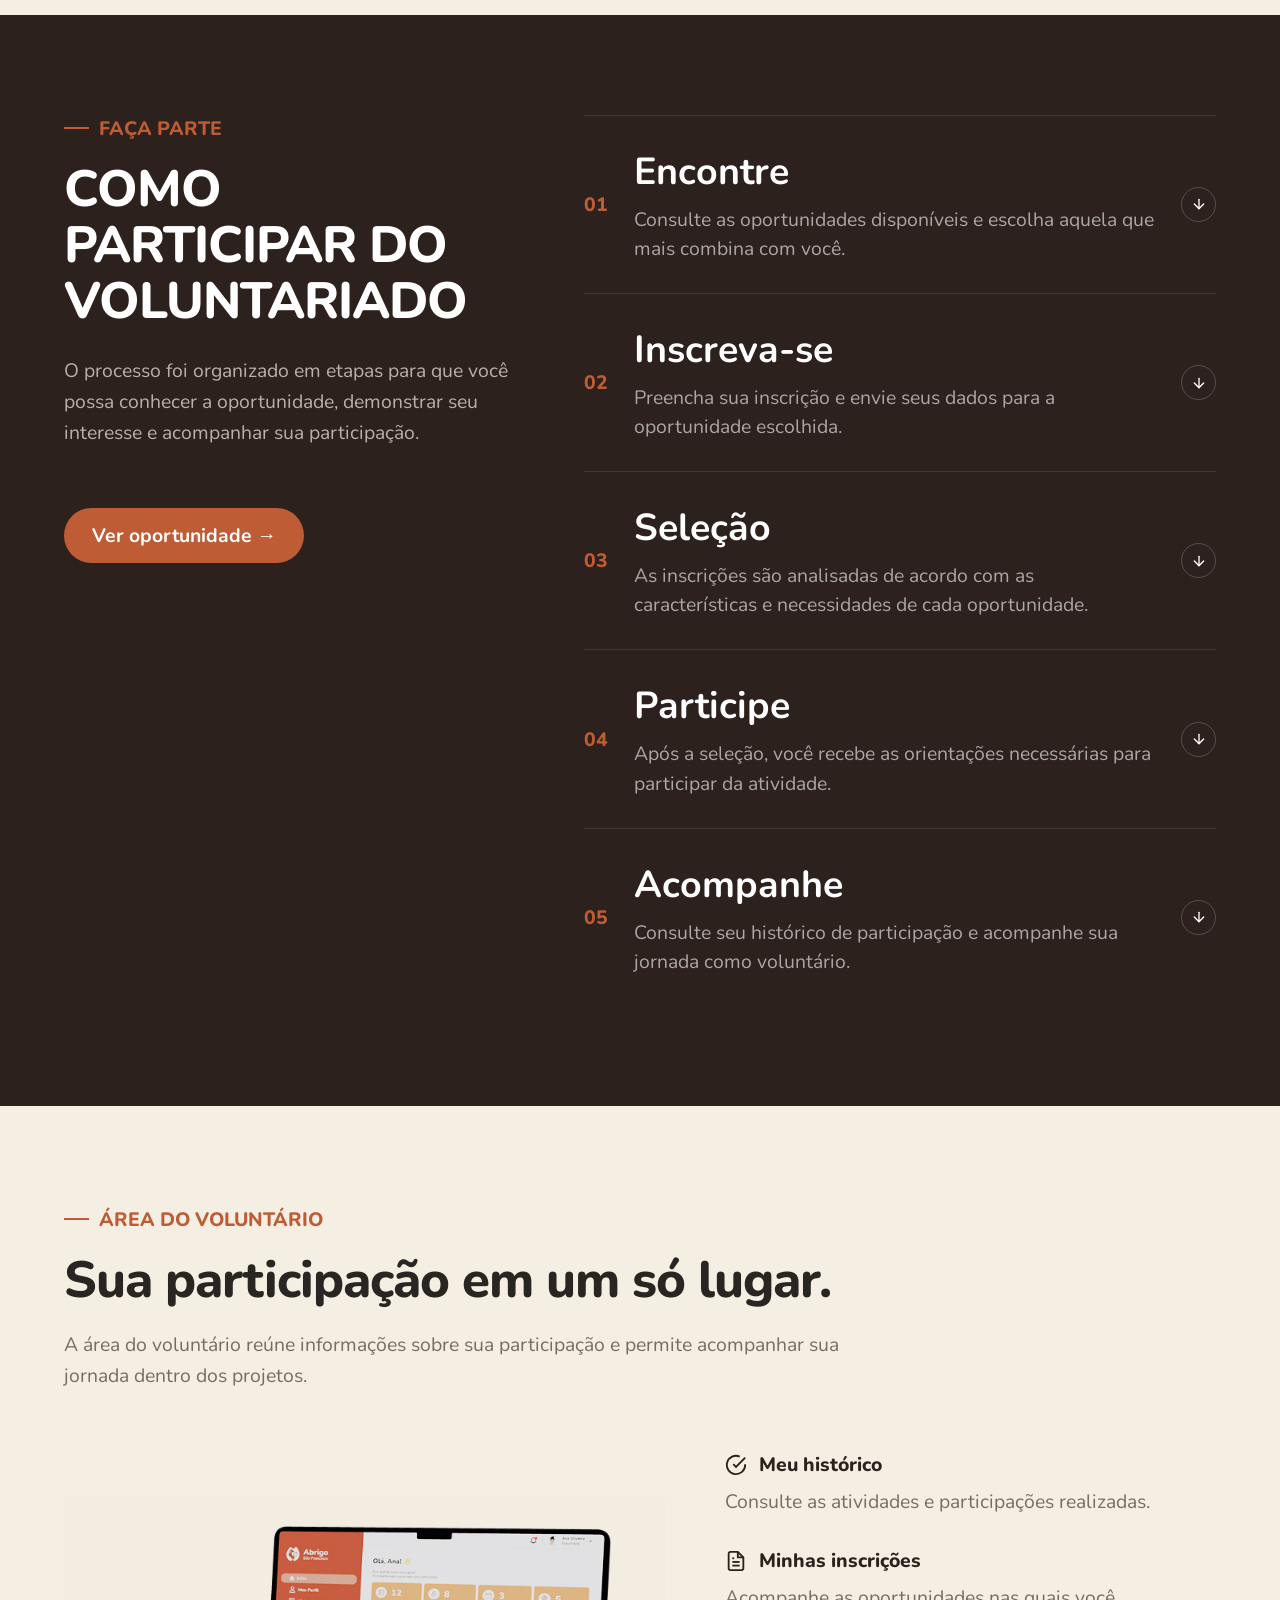
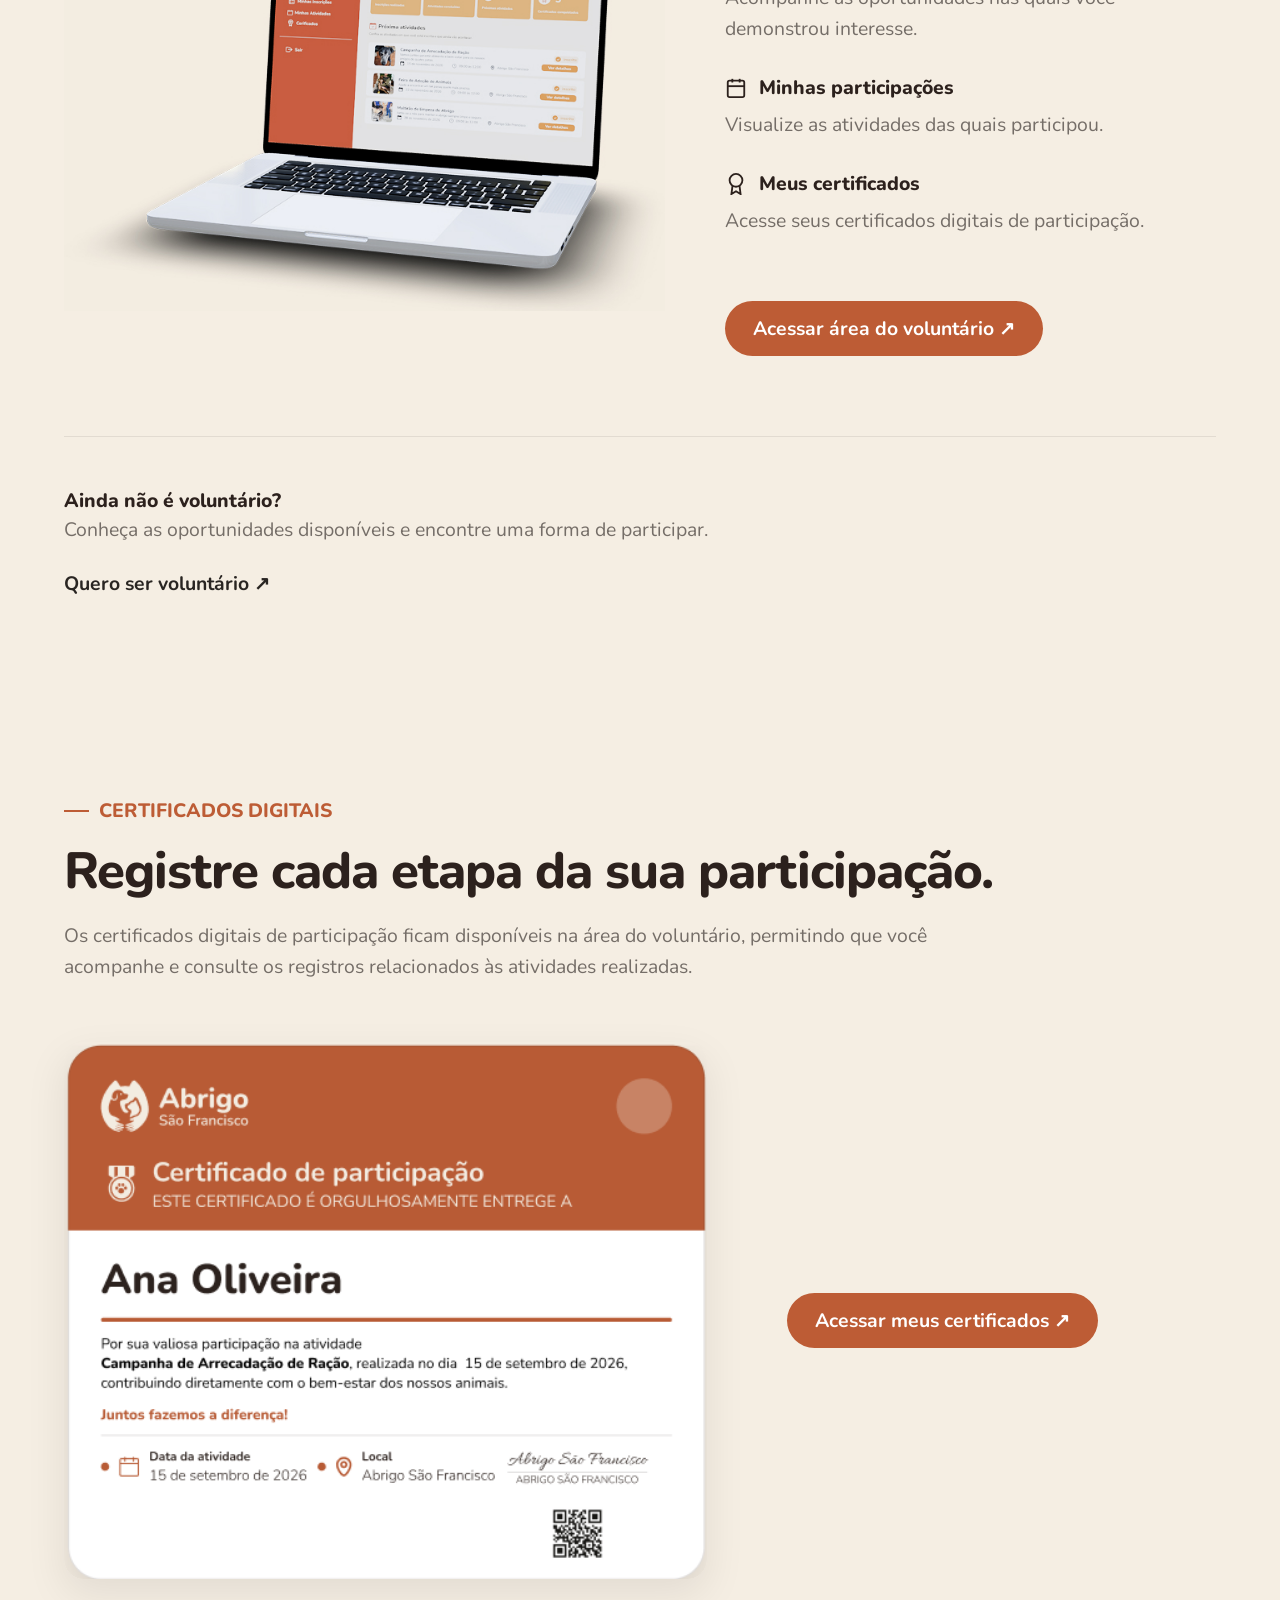
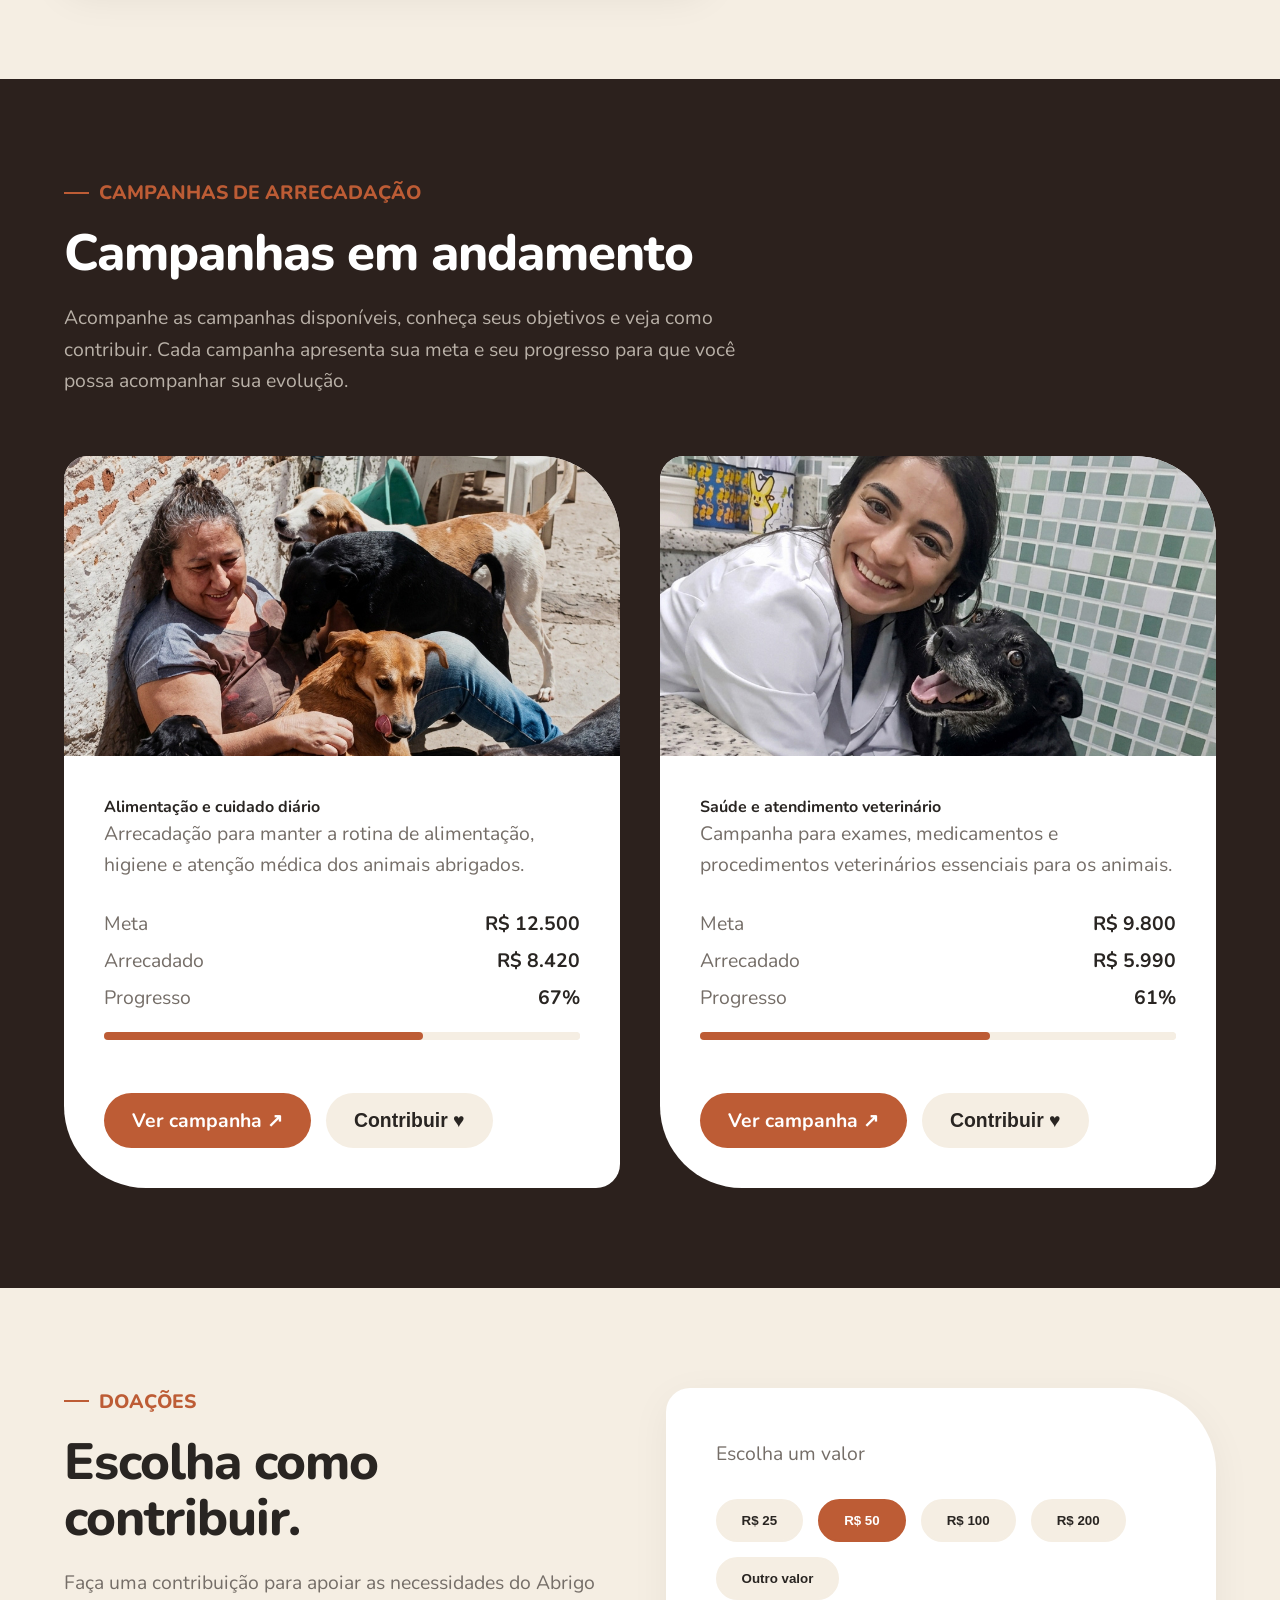
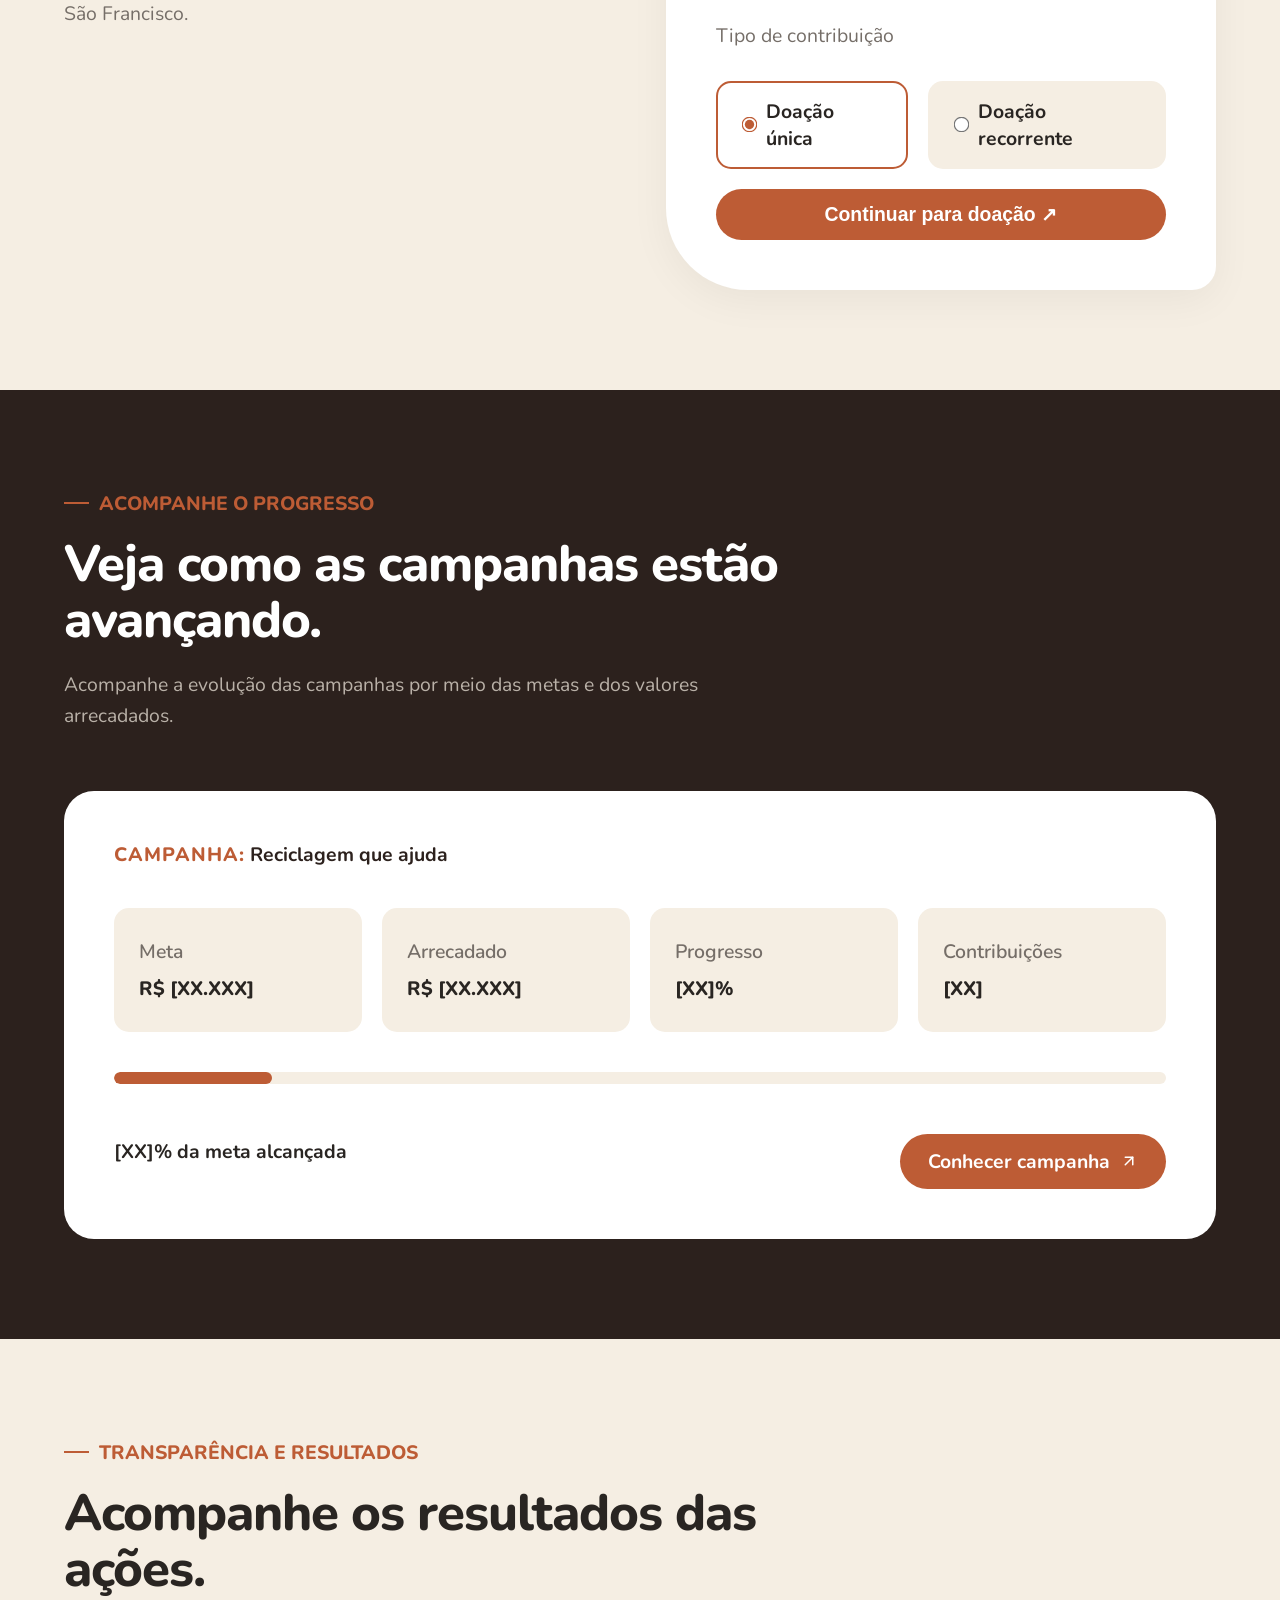
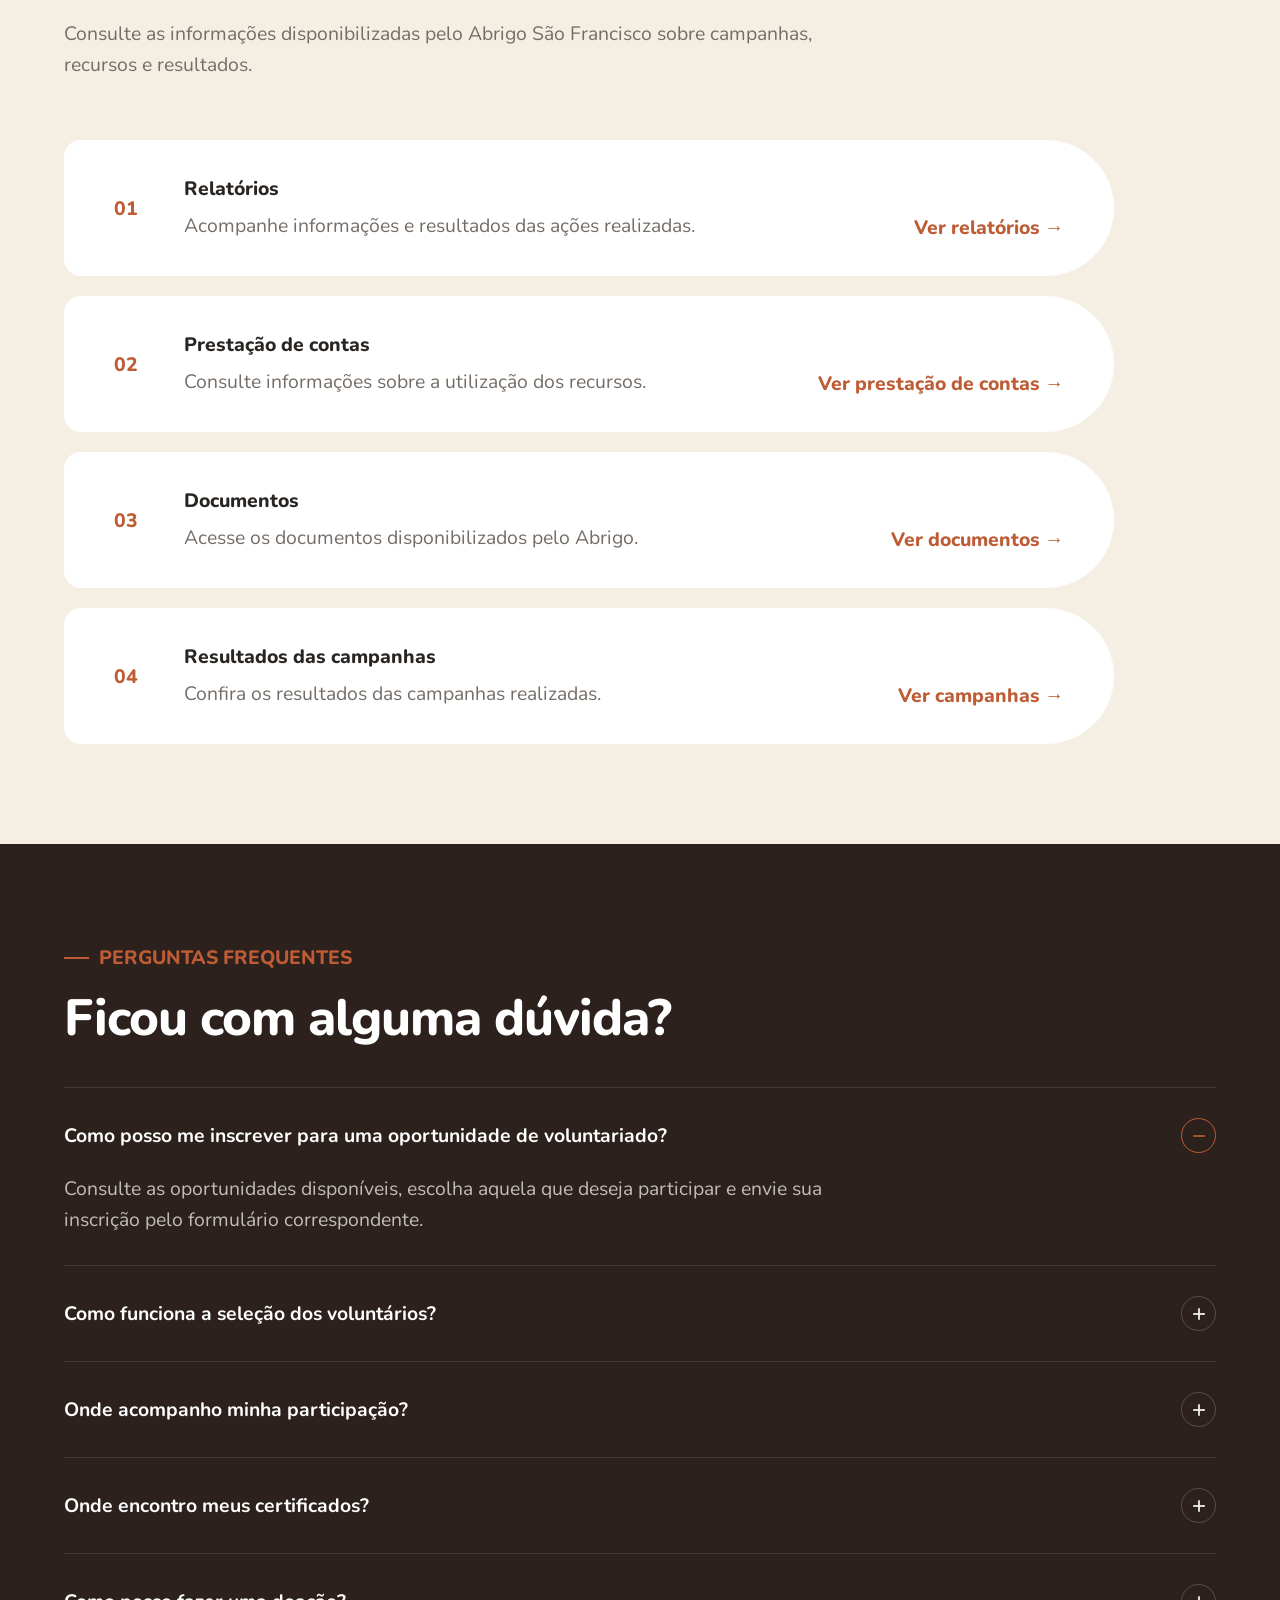
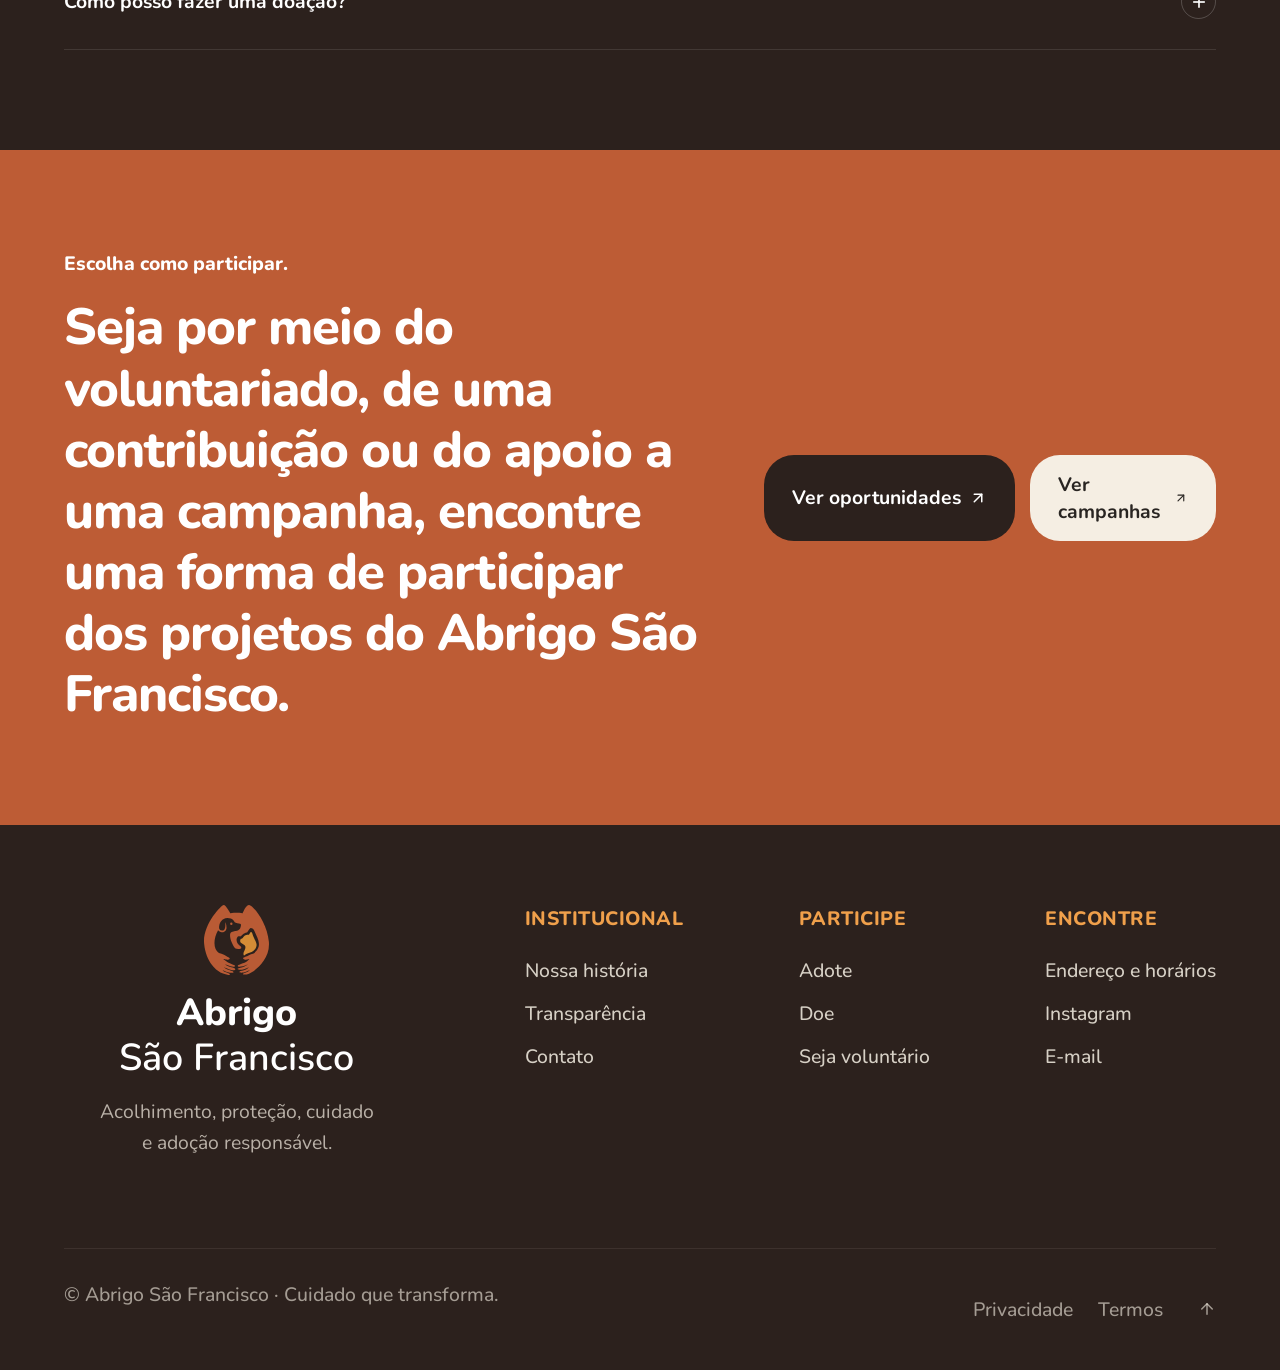
<file: projects.html>
<!DOCTYPE html>
<html lang="pt-BR">

<head>
    <meta charset="UTF-8">
    <meta name="viewport" content="width=device-width, initial-scale=1.0">
    <title>Projetos Sociais - Abrigo São Francisco</title>
    <link rel="stylesheet" href="css/projects.css" media="screen and (min-width:1033px)" type="text/css">
    <link rel="stylesheet" href="css/projects_tablet.css" media="screen and (min-width:768px) and (max-width:1032px)" type="text/css">
    <link rel="stylesheet" href="css/projects_mobile.css" media="screen and (max-width:767px)" type="text/css">
</head>

<body>
    <!--NAVBAR-->
    <header class="nav-bar">
        <div class="logo-container">
            <img src="imagens/logotipo_abrogoSF.svg" class="logotipo" alt="Logo do Abrigo São Francisco" width="50"
                height="50" loading="eager">

            <p class="escritalogo">
                <strong>Abrigo</strong>
                <span>São Francisco</span>
            </p>
        </div>

        <div class="menu-toggle"
            onclick="document.querySelector('.navegacao').classList.toggle('ativa'); this.classList.toggle('ativa');">
            <span></span>
            <span></span>
            <span></span>
        </div>

        <nav class="navegacao">
            <ul class="abas-nav">
                <li><a href="index.html">O abrigo</a></li>
                <li><a href="projects.html">Adoção</a></li>
                <li><a href="projects.html">Como ajudar</a></li>
                <li><a href="projects.html">Transparência</a></li>
                <li><a href="cadastro.html" class="ajudar-button">Quero ajudar ♡</a></li>
            </ul>
        </nav>

    </header>


    <main>
        <!--PRIMEIRA SESSÃO - HERO -->
        <section class="hero-topo">

            <div class="hero-texto-coluna">
                <div class="hero-etiqueta">
                    <span class="traco"></span> PROJETOS SOCIAIS
                </div>
                <h1>Encontre uma<br>forma de participar</h1>
                <p>Existem diferentes maneiras de contribuir com o trabalho do Abrigo São Francisco. Nesta página, você
                    pode encontrar oportunidades de voluntariado, acompanhar campanhas, realizar uma doação e consultar
                    os resultados das ações.</p>

                <div class="hero-botoes">
                    <a href="#voluntariado" class="btn-laranja-hero">Quero ser voluntário &nearr;</a>
                    <a href="#campanhas" class="btn-texto-hero">Ver campanhas ♡</a>
                </div>
            </div>


            <div class="hero-imagem-coluna">
                <img src="imagens/dog_projects.png" alt="Pessoa segurando um filhote de cachorro" height="700"
                    width="538" loading="eager">
            </div>

        </section>
        <!--SEGUNDA SESSÃO "ENCONTRE A FORMA QUE COMBINA COM VOCÊ"-->
        <section class="seccao-opcoes-bg">
            <div class="overlay-imagem-fundo">
                <img src="imagens/dog_cards_laranja.jpeg" loading="lazy" width="1092" height="1100">
            </div>
                
            <div class="conteudo-opcoes">
                <div class="cabecalho-opcoes">
                    <div class="texto-central-container">
                        <div class="subtitulo-padrao subtitulo-branco-centro">
                            <span class="traco-branco"></span> ENCONTRE A FORMA QUE COMBINA COM VOCÊ
                        </div>
                        <h2>Escolha como deseja contribuir e acompanhe as oportunidades e iniciativas disponíveis.</h2>
                        <div class="tagline-direita">ACOLHER &middot; PROTEGER &middot; TRANSFORMAR</div>
                    </div>
                </div>
                <!--CARD VOLUNTARIADO-->
                <div class="grid-cards-opcoes">
                    <div class="card-opcao-outline">
                        <div class="card-numero"><span class="traco-curto"></span> 01</div>
                        <h3>VOLUNTARIADO</h3>
                        <p>Encontre oportunidades abertas e participe de ações de acordo com sua disponibilidade e
                            possibilidades de contribuição.</p>
                        <a href="#voluntariado" class="btn-branco-card">Ver oportunidades &nearr;</a>
                    </div>

                    <!--CARD DOAÇÕES-->
                    <div class="card-opcao-outline">
                        <div class="card-numero"><span class="traco-curto"></span> 02</div>
                        <h3>DOAÇÕES</h3>
                        <p>Apoie uma campanha ou faça uma contribuição para ajudar nas necessidades do Abrigo.</p>
                        <a href="#doacoes" class="btn-branco-card">Ver campanhas ♡</a>
                    </div>

                </div>
            </div>
        </section>

        <!--TERCEIRA SESSÃO "OPORTUNIDADES DE VOLUNTARIADO"-->
        <section class="seccao-oportunidades" id="oportunidades">
            <div class="cabecalho-padrao">
                <div class="subtitulo-padrao subtitulo-laranja">
                    <span></span> OPORTUNIDADES DE VOLUNTARIADO
                </div>
                <h2>Atividades nas quais você pode contribuir com seu tempo, conhecimento ou habilidades.</h2>
                <p>As oportunidades disponíveis apresentam as informações necessárias para que você conheça a atividade
                    antes de realizar sua inscrição.</p>
            </div>
            <!--CARD01 "ACOLHIMENTO E PROTEÇÃO"-->
            <div class="grid-cards-3">

                <div class="card-imagem bg-img-voluntariado-1">
                    <div class="overlay-gradiente-laranja"></div>
                    <div class="conteudo-card-img">
                        <div class="topo-card">
                            <div class="icone-bola"><svg width="18" height="18" viewBox="0 0 24 24" fill="none"
                                    stroke="currentColor" stroke-width="2">
                                    <path d="M12 22s8-4 8-10V5l-8-3-8 3v7c0 6 8 10 8 10z" />
                                </svg></div>
                            <span class="num">01</span>
                        </div>
                        <div class="base-card">
                            <h3>Acolhimento e proteção</h3>
                            <p>Um lugar seguro, rotina estável e atenção individual desde o primeiro dia.</p>
                            <span class="link-seta">Saiba mais &rarr;</span>
                        </div>
                    </div>
                </div>
                <!--CARD02 "CUIDADO E RECUPERAÇÃO"-->
                <div class="card-imagem bg-img-voluntariado-2">
                    <div class="overlay-gradiente-laranja"></div>
                    <div class="conteudo-card-img">
                        <div class="topo-card">
                            <div class="icone-bola"><svg width="18" height="18" viewBox="0 0 24 24" fill="none"
                                    stroke="currentColor" stroke-width="2">
                                    <path d="M12 2v20M2 12h20M4.93 4.93l14.14 14.14M4.93 19.07l14.14-14.14" />
                                </svg></div>
                            <span class="num">02</span>
                        </div>
                        <div class="base-card">
                            <h3>Cuidado e recuperação</h3>
                            <p>Bem-estar, socialização e acompanhamento responsável para recuperar corpo e confiança.
                            </p>
                            <span class="link-seta">Saiba mais &rarr;</span>
                        </div>
                    </div>
                </div>
                <!--CARD03 "ADOÇÃO CONSCIENTE"-->
                <div class="card-imagem bg-img-voluntariado-3">
                    <div class="overlay-gradiente-laranja"></div>
                    <div class="conteudo-card-img">
                        <div class="topo-card">
                            <div class="icone-bola"><svg width="18" height="18" viewBox="0 0 24 24" fill="none"
                                    stroke="currentColor" stroke-width="2">
                                    <path d="M3 9l9-7 9 7v11a2 2 0 0 1-2 2H5a2 2 0 0 1-2-2z" />
                                </svg></div>
                            <span class="num">03</span>
                        </div>
                        <div class="base-card">
                            <h3>Adoção consciente</h3>
                            <p>Encontros cuidadosos e orientação para construir vínculos que durem uma vida inteira.</p>
                            <span class="link-seta">Saiba mais &rarr;</span>
                        </div>
                    </div>
                </div>
            </div>

            <div class="alinhamento-direita">
                <a href="#" class="btn-link">Veja como participar &rarr;</a>
            </div>
            <!--CAD "OPORTUNIDADE DE VOLUNTARIADO"-->
            <a href="#" class="banner-oportunidade-larga">
                <div class="subtitulo-pequeno"><span></span> OPORTUNIDADE DE VOLUNTARIADO</div>
                <h3>[Nome da oportunidade]</h3>
                <div class="info-oportunidade">
                    <div>
                        <p>Área:</p>
                        <p>Local:</p>
                    </div>
                    <div>
                        <p>Disponibilidade: [Dias/horários]</p>
                        <p>[Descrição breve da oportunidade]</p>
                    </div>
                </div>
                <span class="link-canto">Ver oportunidade &nearr;</span>
            </a>
        </section>

        <!--QUARTA SESSÃO "FAÇA SUA PARTE"-->
        <section class="seccao-como-participar-fixa">


            <div class="coluna-esq-participar">
                <div class="subtitulo-padrao subtitulo-laranja">
                    <span></span> FAÇA PARTE
                </div>

                <h2>COMO PARTICIPAR DO VOLUNTARIADO</h2>

                <p>O processo foi organizado em etapas para que você possa conhecer a oportunidade, demonstrar seu
                    interesse e acompanhar sua participação.</p>

                <a href="#" class="btn-laranja-solido">Ver oportunidade &rarr;</a>
            </div>


            <div class="coluna-dir-participar">
                <div class="item-passo-voluntariado">
                    <span class="num-passo">01</span>
                    <div class="textos-passo">
                        <h3>Encontre</h3>
                        <p>Consulte as oportunidades disponíveis e escolha aquela que mais combina com você.</p>
                    </div>
                    <div class="icone-seta-descer">
                        <svg width="16" height="16" viewBox="0 0 24 24" fill="none" stroke="currentColor"
                            stroke-width="2" stroke-linecap="round" stroke-linejoin="round">
                            <line x1="12" y1="5" x2="12" y2="19"></line>
                            <polyline points="19 12 12 19 5 12"></polyline>
                        </svg>
                    </div>
                </div>


                <div class="item-passo-voluntariado">
                    <span class="num-passo">02</span>
                    <div class="textos-passo">
                        <h3>Inscreva-se</h3>
                        <p>Preencha sua inscrição e envie seus dados para a oportunidade escolhida.</p>
                    </div>
                    <div class="icone-seta-descer">
                        <svg width="16" height="16" viewBox="0 0 24 24" fill="none" stroke="currentColor"
                            stroke-width="2" stroke-linecap="round" stroke-linejoin="round">
                            <line x1="12" y1="5" x2="12" y2="19"></line>
                            <polyline points="19 12 12 19 5 12"></polyline>
                        </svg>
                    </div>
                </div>


                <div class="item-passo-voluntariado">
                    <span class="num-passo">03</span>
                    <div class="textos-passo">
                        <h3>Seleção</h3>
                        <p>As inscrições são analisadas de acordo com as características e necessidades de cada
                            oportunidade.</p>
                    </div>
                    <div class="icone-seta-descer">
                        <svg width="16" height="16" viewBox="0 0 24 24" fill="none" stroke="currentColor"
                            stroke-width="2" stroke-linecap="round" stroke-linejoin="round">
                            <line x1="12" y1="5" x2="12" y2="19"></line>
                            <polyline points="19 12 12 19 5 12"></polyline>
                        </svg>
                    </div>
                </div>


                <div class="item-passo-voluntariado">
                    <span class="num-passo">04</span>
                    <div class="textos-passo">
                        <h3>Participe</h3>
                        <p>Após a seleção, você recebe as orientações necessárias para participar da atividade.</p>
                    </div>
                    <div class="icone-seta-descer">
                        <svg width="16" height="16" viewBox="0 0 24 24" fill="none" stroke="currentColor"
                            stroke-width="2" stroke-linecap="round" stroke-linejoin="round">
                            <line x1="12" y1="5" x2="12" y2="19"></line>
                            <polyline points="19 12 12 19 5 12"></polyline>
                        </svg>
                    </div>
                </div>


                <div class="item-passo-voluntariado">
                    <span class="num-passo">05</span>
                    <div class="textos-passo">
                        <h3>Acompanhe</h3>
                        <p>Consulte seu histórico de participação e acompanhe sua jornada como voluntário.</p>
                    </div>
                    <div class="icone-seta-descer">
                        <svg width="16" height="16" viewBox="0 0 24 24" fill="none" stroke="currentColor"
                            stroke-width="2" stroke-linecap="round" stroke-linejoin="round">
                            <line x1="12" y1="5" x2="12" y2="19"></line>
                            <polyline points="19 12 12 19 5 12"></polyline>
                        </svg>
                    </div>
                </div>

            </div>
        </section>

        <!--QUINTA SESSÃO "AREA DO VOLUNTARIO"-->
        <section class="seccao-area-voluntario creme">

            <div class="cabecalho-padrao">
                <div class="subtitulo-padrao subtitulo-laranja"><span></span> ÁREA DO VOLUNTÁRIO</div>
                <h2>Sua participação em um só lugar.</h2>
                <p>A área do voluntário reúne informações sobre sua participação e permite acompanhar sua jornada dentro
                    dos projetos.</p>
            </div>

            <div class="layout-duas-colunas-voluntario">
                <div class="imagem-laptop-voluntario">
                    <img src="imagens/pc_voluntariado.jpeg"
                        alt="Plataforma da Área do Voluntário exibida num ecrã de computador" width="746" height="514"
                        loading="lazy">
                </div>


                <div class="lista-recursos-voluntario">

                    <div class="recurso-item">
                        <div class="recurso-cabecalho">
                            <svg width="22" height="22" viewBox="0 0 24 24" fill="none" stroke="currentColor"
                                stroke-width="2">
                                <path d="M22 11.08V12a10 10 0 1 1-5.93-9.14"></path>
                                <polyline points="22 4 12 14.01 9 11.01"></polyline>
                            </svg>
                            Meu histórico
                        </div>
                        <p class="recurso-texto">Consulte as atividades e participações realizadas.</p>
                    </div>

                    <div class="recurso-item">
                        <div class="recurso-cabecalho">
                            <svg width="22" height="22" viewBox="0 0 24 24" fill="none" stroke="currentColor"
                                stroke-width="2">
                                <path d="M14 2H6a2 2 0 0 0-2 2v16a2 2 0 0 0 2 2h12a2 2 0 0 0 2-2V8z"></path>
                                <polyline points="14 2 14 8 20 8"></polyline>
                                <line x1="16" y1="13" x2="8" y2="13"></line>
                                <line x1="16" y1="17" x2="8" y2="17"></line>
                                <polyline points="10 9 9 9 8 9"></polyline>
                            </svg>
                            Minhas inscrições
                        </div>
                        <p class="recurso-texto">Acompanhe as oportunidades nas quais você demonstrou interesse.</p>
                    </div>

                    <div class="recurso-item">
                        <div class="recurso-cabecalho">
                            <svg width="22" height="22" viewBox="0 0 24 24" fill="none" stroke="currentColor"
                                stroke-width="2">
                                <rect x="3" y="4" width="18" height="18" rx="2" ry="2"></rect>
                                <line x1="16" y1="2" x2="16" y2="6"></line>
                                <line x1="8" y1="2" x2="8" y2="6"></line>
                                <line x1="3" y1="10" x2="21" y2="10"></line>
                            </svg>
                            Minhas participações
                        </div>
                        <p class="recurso-texto">Visualize as atividades das quais participou.</p>
                    </div>

                    <div class="recurso-item">
                        <div class="recurso-cabecalho">
                            <svg width="22" height="22" viewBox="0 0 24 24" fill="none" stroke="currentColor"
                                stroke-width="2">
                                <circle cx="12" cy="8" r="7"></circle>
                                <polyline points="8.21 13.89 7 23 12 20 17 23 15.79 13.88"></polyline>
                            </svg>
                            Meus certificados
                        </div>
                        <p class="recurso-texto">Acesse seus certificados digitais de participação.</p>
                    </div>


                    <div style="margin-top: 15px;">
                        <a href="#" class="btn-laranja-solido">Acessar área do voluntário &nearr;</a>
                    </div>

                </div>
            </div>


            <div class="rodape-cta-voluntario">
                <b class="titulo-voluntario">Ainda não é voluntário?</b>
                <p>Conheça as oportunidades disponíveis e encontre uma forma de participar.</p>
                <a href="#voluntariado" class="btn-link">Quero ser voluntário &nearr;</a>
            </div>

        </section>

        <!--SEXTA SESSÃO "CERTIFICADOS DIGITAIS"-->
        <section class="seccao-certificados creme">

            <div class="cabecalho-certificados">
                <div class="subtitulo-padrao subtitulo-laranja">
                    <span class="traco"></span> CERTIFICADOS DIGITAIS
                </div>
                <h2>Registre cada etapa da sua participação.</h2>
                <p>Os certificados digitais de participação ficam disponíveis na área do voluntário, permitindo que você
                    acompanhe e consulte os registros relacionados às atividades realizadas.</p>
            </div>


            <div class="conteudo-certificados">
                <div class="imagem-certificado">

                    <img src="imagens/certificado_mockup.png" alt="Certificado digital de Ana Oliveira">
                </div>
                <div class="botao-certificado">
                    <a href="#" class="btn-laranja-solido">Acessar meus certificados &nearr;</a>
                </div>
            </div>

        </section>

        <!--SETIMA SESSÃO "CAMPANHA EM ANDAMENTO"-->
        <section class="seccao-campanhas escuro" id="campanhas">
            <div class="cabecalho-padrao">
                <div class="subtitulo-padrao subtitulo-laranja"><span></span> CAMPANHAS DE ARRECADAÇÃO</div>
                <h2 class="texto-branco">Campanhas em andamento</h2>
                <p class="texto-cinza-claro">Acompanhe as campanhas disponíveis, conheça seus objetivos e veja como
                    contribuir. Cada campanha apresenta sua meta e seu progresso para que você possa acompanhar sua
                    evolução.</p>
            </div>

            <div class="grid-cards-2">

                <div class="card-campanha">
                    <div class="img-campanha">
                        <img src="imagens/campanha_1.jpeg" width="628" height="734" loading="lazy">
                    </div>
                    <div class="conteudo-campanha">
                        <b class="titulo-campanha">Alimentação e cuidado diário</b>
                        <p>Arrecadação para manter a rotina de alimentação, higiene e atenção médica dos animais
                            abrigados.</p>
                        <div class="stats-campanha">
                            <div class="linha-stat"><span>Meta</span> <strong>R$ 12.500</strong></div>
                            <div class="linha-stat"><span>Arrecadado</span> <strong>R$ 8.420</strong></div>
                            <div class="linha-stat"><span>Progresso</span> <strong>67%</strong></div>
                            <progress value="67" max="100"></progress>
                        </div>
                        <div class="botoes-campanha">
                            <a href="#" class="btn-laranja-solido">Ver campanha &nearr;</a>
                            <button class="btn-creme">Contribuir &hearts;</button>
                        </div>
                    </div>
                </div>

                <div class="card-campanha">
                    <div class="img-campanha">
                        <img src="imagens/campanha_2.jpeg" width="714" height="948" loading="lazy">
                    </div>
                    <div class="conteudo-campanha">
                        <b class="titulo-campanha">Saúde e atendimento veterinário</b>
                        <p>Campanha para exames, medicamentos e procedimentos veterinários essenciais para os animais.
                        </p>
                        <div class="stats-campanha">
                            <div class="linha-stat"><span>Meta</span> <strong>R$ 9.800</strong></div>
                            <div class="linha-stat"><span>Arrecadado</span> <strong>R$ 5.990</strong></div>
                            <div class="linha-stat"><span>Progresso</span> <strong>61%</strong></div>
                            <progress value="61" max="100"></progress>
                        </div>
                        <div class="botoes-campanha">
                            <a href="#" class="btn-laranja-solido">Ver campanha &nearr;</a>
                            <button class="btn-creme">Contribuir &hearts;</button>
                        </div>
                    </div>
                </div>
            </div>
        </section>

        <!--OITAVA SESSÃO "DOAÇÕES"-->
        <section class="seccao-doacoes-progresso" id="doacoes">
            <div class="bloco-doacoes creme">
                <div class="metade-esq">
                    <div class="subtitulo-padrao subtitulo-laranja"><span></span> DOAÇÕES</div>
                    <h2>Escolha como contribuir.</h2>
                    <p>Faça uma contribuição para apoiar as necessidades do Abrigo São Francisco.</p>
                </div>
                <div class="metade-dir form-doacao card-branco-sombra">
                    <p class="label">Escolha um valor</p>
                    <div class="opcoes-valor">
                        <button class="btn-valor">R$ 25</button>
                        <button class="btn-valor ativo">R$ 50</button>
                        <button class="btn-valor">R$ 100</button>
                        <button class="btn-valor">R$ 200</button>
                        <button class="btn-valor">Outro valor</button>
                    </div>
                    <p class="label mt-20">Tipo de contribuição</p>
                    <div class="opcoes-tipo">
                        <label class="radio-box ativo"><input type="radio" name="tipo" checked> Doação única</label>
                        <label class="radio-box"><input type="radio" name="tipo"> Doação recorrente</label>
                    </div>
                    <button class="btn-laranja-solido mt-20 w-100">Continuar para doação &nearr;</button>
                </div>
            </div>
        </section>
        <!--NONA SESSÃO "ACOMPANHE O PROCESSO"-->
        <section class="seccao-progresso-detalhe escuro">
            <div class="cabecalho-padrao">
                <div class="subtitulo-padrao subtitulo-laranja"><span></span> ACOMPANHE O PROGRESSO</div>
                <h2 class="texto-branco">Veja como as campanhas estão avançando.</h2>
                <p class="texto-cinza-claro">Acompanhe a evolução das campanhas por meio das metas e dos valores
                    arrecadados.</p>
            </div>

            <div class="card-indicadores">
                <b><span class="titulo-indicadores">CAMPANHA:</span> Reciclagem que ajuda</b>

                <div class="grid-indicadores">
                    <div class="indicador-item">
                        <span class="indicador-label">Meta</span>
                        <strong class="indicador-valor">R$ [XX.XXX]</strong>
                    </div>
                    <div class="indicador-item">
                        <span class="indicador-label">Arrecadado</span>
                        <strong class="indicador-valor">R$ [XX.XXX]</strong>
                    </div>
                    <div class="indicador-item">
                        <span class="indicador-label">Progresso</span>
                        <strong class="indicador-valor">[XX]%</strong>
                    </div>
                    <div class="indicador-item">
                        <span class="indicador-label">Contribuições</span>
                        <strong class="indicador-valor">[XX]</strong>
                    </div>
                </div>

                <div class="barra-progresso-container">
                    <div class="barra-fundo">
                        <div class="barra-preenchimento" style="width: 15%;"></div>
                    </div>
                </div>

                <div class="rodape-indicadores">
                    <span class="texto-meta">[XX]% da meta alcançada</span>
                    <a href="#" class="btn-laranja-solido">
                        Conhecer campanha
                        <svg width="18" height="18" viewBox="0 0 24 24" fill="none" stroke="currentColor"
                            stroke-width="2" stroke-linecap="round" stroke-linejoin="round">
                            <line x1="7" y1="17" x2="17" y2="7"></line>
                            <polyline points="7 7 17 7 17 17"></polyline>
                        </svg>
                    </a>
                </div>
            </div>
        </section>

        <!--DECIMA SESSÃO "TRANSPARÊNCIA E RESULTADOS"-->
        <section class="seccao-transparencia creme">

            <div class="cabecalho-padrao">
                <div class="subtitulo-padrao subtitulo-laranja">
                    <span class="traco"></span> TRANSPARÊNCIA E RESULTADOS
                </div>
                <h2>Acompanhe os resultados das ações.</h2>
                <p>Consulte as informações disponibilizadas pelo Abrigo São Francisco sobre campanhas, recursos e
                    resultados.</p>
            </div>

            <div class="lista-cards-transparencia">


                <a href="#" class="card-transparencia">
                    <div class="card-trans-numero">01</div>
                    <div class="card-trans-conteudo">
                        <b>Relatórios</b>
                        <p>Acompanhe informações e resultados das ações realizadas.</p>
                    </div>
                    <span class="card-trans-link">Ver relatórios &rarr;</span>
                </a>


                <a href="#" class="card-transparencia">
                    <div class="card-trans-numero">02</div>
                    <div class="card-trans-conteudo">
                        <b>Prestação de contas</b>
                        <p>Consulte informações sobre a utilização dos recursos.</p>
                    </div>
                    <span class="card-trans-link">Ver prestação de contas &rarr;</span>
                </a>


                <a href="#" class="card-transparencia">
                    <div class="card-trans-numero">03</div>
                    <div class="card-trans-conteudo">
                        <b>Documentos</b>
                        <p>Acesse os documentos disponibilizados pelo Abrigo.</p>
                    </div>
                    <span class="card-trans-link">Ver documentos &rarr;</span>
                </a>


                <a href="#" class="card-transparencia">
                    <div class="card-trans-numero">04</div>
                    <div class="card-trans-conteudo">
                        <b>Resultados das campanhas</b>
                        <p>Confira os resultados das campanhas realizadas.</p>
                    </div>
                    <span class="card-trans-link">Ver campanhas &rarr;</span>
                </a>

            </div>
        </section>

        <!--DECIMA PRIMEIRA SESSÃO "PERGUNTAS FRENQUENTES"-->
        <section class="seccao-faq escuro">
            <div class="subtitulo-padrao subtitulo-laranja"><span></span> PERGUNTAS FREQUENTES</div>
            <h2 class="texto-branco mb-40">Ficou com alguma dúvida?</h2>

            <div class="lista-faq">

                <div class="faq-item aberto">
                    <div class="faq-pergunta">
                        <b>Como posso me inscrever para uma oportunidade de voluntariado?</b>
                        <span class="icone-faq">
                            <svg width="20" height="20" viewBox="0 0 24 24" fill="none" stroke="currentColor"
                                stroke-width="2">
                                <line x1="5" y1="12" x2="19" y2="12"></line>
                            </svg>
                        </span>
                    </div>
                    <div class="faq-resposta">
                        <p>Consulte as oportunidades disponíveis, escolha aquela que deseja participar e envie sua
                            inscrição pelo formulário correspondente.</p>
                    </div>
                </div>


                <div class="faq-item">
                    <div class="faq-pergunta">
                        <b>Como funciona a seleção dos voluntários?</b>
                        <span class="icone-faq">
                            <svg width="20" height="20" viewBox="0 0 24 24" fill="none" stroke="currentColor"
                                stroke-width="2">
                                <line x1="12" y1="5" x2="12" y2="19"></line>
                                <line x1="5" y1="12" x2="19" y2="12"></line>
                            </svg>
                        </span>
                    </div>
                    <div class="faq-resposta">
                        <p>As inscrições são analisadas pela nossa equipa de acordo com o perfil necessário para cada
                            atividade.</p>
                    </div>
                </div>

                <div class="faq-item">
                    <div class="faq-pergunta">
                        <b>Onde acompanho minha participação?</b>
                        <span class="icone-faq">
                            <svg width="20" height="20" viewBox="0 0 24 24" fill="none" stroke="currentColor"
                                stroke-width="2">
                                <line x1="12" y1="5" x2="12" y2="19"></line>
                                <line x1="5" y1="12" x2="19" y2="12"></line>
                            </svg>
                        </span>
                    </div>
                    <div class="faq-resposta">
                        <p>Todo o seu histórico fica registado na Área do Voluntário.</p>
                    </div>
                </div>

                <div class="faq-item">
                    <div class="faq-pergunta">
                        <b>Onde encontro meus certificados?</b>
                        <span class="icone-faq">
                            <svg width="20" height="20" viewBox="0 0 24 24" fill="none" stroke="currentColor"
                                stroke-width="2">
                                <line x1="12" y1="5" x2="12" y2="19"></line>
                                <line x1="5" y1="12" x2="19" y2="12"></line>
                            </svg>
                        </span>
                    </div>
                    <div class="faq-resposta">
                        <p>Os certificados ficam disponíveis para download na secção "Meus certificados" da Área do
                            Voluntário.</p>
                    </div>
                </div>

                <div class="faq-item">
                    <div class="faq-pergunta">
                        <b>Como posso fazer uma doação?</b>
                        <span class="icone-faq">
                            <svg width="20" height="20" viewBox="0 0 24 24" fill="none" stroke="currentColor"
                                stroke-width="2">
                                <line x1="12" y1="5" x2="12" y2="19"></line>
                                <line x1="5" y1="12" x2="19" y2="12"></line>
                            </svg>
                        </span>
                    </div>
                    <div class="faq-resposta">
                        <p>Basta aceder à secção "Doações" nesta mesma página e escolher o valor e método preferido.</p>
                    </div>
                </div>
            </div>
        </section>

        <!--DECIMA PRIMEIRA SEGUNDA "ESCOLHA COMO PARTICIPAR"-->
        <section class="seccao-cta-participar laranja">
            <div class="cta-texto">
                <span class="cta-subtitulo">Escolha como participar.</span>
                <h2>Seja por meio do voluntariado, de uma contribuição ou do apoio a uma campanha, encontre uma forma de
                    participar dos projetos do Abrigo São Francisco.</h2>
            </div>
            <div class="cta-botoes">
                <a href="#" class="btn-escuro">
                    Ver oportunidades
                    <svg width="18" height="18" viewBox="0 0 24 24" fill="none" stroke="currentColor" stroke-width="2"
                        stroke-linecap="round" stroke-linejoin="round">
                        <line x1="7" y1="17" x2="17" y2="7"></line>
                        <polyline points="7 7 17 7 17 17"></polyline>
                    </svg>
                </a>
                <a href="#" class="btn-creme">
                    Ver campanhas
                    <svg width="18" height="18" viewBox="0 0 24 24" fill="none" stroke="currentColor" stroke-width="2"
                        stroke-linecap="round" stroke-linejoin="round">
                        <line x1="7" y1="17" x2="17" y2="7"></line>
                        <polyline points="7 7 17 7 17 17"></polyline>
                    </svg>
                </a>
            </div>
        </section>
    </main>

    <!--FOOTER-->
    <footer class="rodape-site">
        <div class="conteudo-rodape">


            <div class="coluna-marca">
                <div class="logo-rodape">
                    <img src="imagens/logotipo_abrogoSF.svg" class="logotipo" alt="Logo do Abrigo São Francisco"
                        width="50" height="50" loading="lazy">
                </div>
                <h3>Abrigo<br><span>São Francisco</span></h3>
                <p>Acolhimento, proteção, cuidado<br>e adoção responsável.</p>
            </div>

            <div class="colunas-links">

                <div class="coluna-nav">
                    <h4>INSTITUCIONAL</h4>
                    <ul>
                        <li><a href="#">Nossa história</a></li>
                        <li><a href="#">Transparência</a></li>
                        <li><a href="#">Contato</a></li>
                    </ul>
                </div>

                <div class="coluna-nav">
                    <h4>PARTICIPE</h4>
                    <ul>
                        <li><a href="#">Adote</a></li>
                        <li><a href="#">Doe</a></li>
                        <li><a href="projects.html">Seja voluntário</a></li>
                    </ul>
                </div>

                <div class="coluna-nav">
                    <h4>ENCONTRE</h4>
                    <ul>
                        <li><a href="#">Endereço e horários</a></li>
                        <li><a href="#">Instagram</a></li>
                        <li><a href="#">E-mail</a></li>
                    </ul>
                </div>

            </div>
        </div>


        <div class="linha-divisoria-rodape"></div>


        <div class="rodape-inferior">
            <p>&copy; Abrigo São Francisco &middot; Cuidado que transforma.</p>

            <div class="links-inferiores">
                <a href="#">Privacidade</a>
                <a href="#">Termos</a>
                <a href="#" class="btn-voltar-topo" aria-label="Voltar ao topo">
                    <svg width="18" height="18" viewBox="0 0 24 24" fill="none" stroke="currentColor" stroke-width="2"
                        stroke-linecap="round" stroke-linejoin="round">
                        <line x1="12" y1="19" x2="12" y2="5"></line>
                        <polyline points="5 12 12 5 19 12"></polyline>
                    </svg>
                </a>
            </div>
        </div>
    </footer>

</body>

</html>
</file>
<file: css/style.css>
@import url('https://fonts.googleapis.com/css2?family=Nunito:wght@400;500;600;700;800&display=swap');
:root  {
    --cor-creme: #f5eee3;
    --cor-laranja: #bd5c35;
    --cor-laranja-hover: #a94f2c;
    --cor-escuro: #2c211d;
    --cor-branco: #ffffff;
    --cor-texto-escuro: #292522;
    --cor-texto-cinza: #756e68;
    --cor-sucesso: #10b981;
    --cor-erro: #ef4444;
    --cor-alerta: #f59e0b;

    --fonte-familia: 'Nunito', sans-serif;
    --fontsize-h1: clamp(36px, 24.03px + 3.193vw, 70px);
    --fontsize-h2: clamp(28px, 18.49px + 2.535vw, 55px);
    --fontsize-h3: clamp(24px, 18.37px + 1.502vw, 40px);
    --fontsize-p:  clamp(16px, 14.59px + 0.376vw, 20px);
    --fontsize-b:  clamp(16px, 14.59px + 0.376vw, 20px);

    --espaco-sm: 8px;
    --espaco-md: 16px;
    --espaco-lg: 30px;
    --espaco-xl: 60px;
    --espaco-xxl: 100px;
    
    --borda-raio-sm: 8px;
    --borda-raio-md: 12px;
    --borda-raio-lg: 30px;
    --transicao-padrao: all 0.3s ease;
}
*  {
    margin: 0;
    padding: 0;
    box-sizing: border-box;
}
html  {
    scroll-behavior: smooth;
}
body  {
    background-color: var(--cor-creme);
    font-family: var(--fonte-familia);
    color: var(--cor-texto-escuro);
}
main  {
    padding-top: 95px;
}
/*NAVBAR*/
.nav-bar  {
    width: 100%;
    height: 95px;
    padding: 0 65px;
    background-color: #F3ECE1;
    display: flex;
    align-items: center;
    position: fixed;
    top: 0;
    left: 0;
    z-index: 1000;
}
.logo-container  {
    display: flex;
    align-items: center;
    gap: 10px;
}
.logotipo  {
    width: 65px;
    height: auto;
    display: block;
}
.escritalogo  {
    display: flex;
    flex-direction: column;
    margin: 0;
    color: #2C221E;
    font-family: 'Nunito', sans-serif;
    line-height: 1.1;
}
.escritalogo strong  {
    font-size: var(--fontsize-b);
    font-weight: 800;
}
.escritalogo span  {
    font-size: var(--fontsize-p);
    font-weight: 400;
}

.menu-toggle  {
    display: none;
    flex-direction: column;
    justify-content: space-between;
    width: 30px;
    height: 21px;
    cursor: pointer;
    margin-left: auto;
}
.menu-toggle span  {
    display: block;
    height: 3px;
    width: 100%;
    background-color: var(--cor-texto-escuro);
    border-radius: 3px;
    transition: all 0.3s ease;
}

.navegacao  {
    display: flex;
    align-items: center;
    margin-left: auto;
}
.abas-nav  {
    list-style: none;
    display: flex;
    align-items: center;
    gap: 30px;
}
.abas-nav li  {
    display: flex;
    align-items: center;
}
.abas-nav a  {
    color: #292522;
    text-decoration: none;
    font-size: var(--fontsize-p);
    font-weight: 700;
    white-space: nowrap;
    transition: color 0.3s ease;
}
.abas-nav a:hover  {
    color: #bd5c35;
}
.ajudar-button  {
    background-color: #bd5c35;
    color: #ffffff;
    padding: 13px 22px;
    border-radius: 30px;
    font-size: var(--fontsize-p);
    font-weight: 600;
    transition: background-color 0.3s ease, transform 0.3s ease;
}
.ajudar-button:hover  {
    background-color: #a94f2c;
    transform: translateY(-2px);
}
/* HERO */

.secao-inicio  {
    height: auto;
    min-height: 0;
    padding: 60px 5% 0;
    background-color: #f5eee3;
    display: flex;
    align-items: flex-end;
    justify-content: space-between;
    overflow: hidden;
}
.cont-inicio  {
    width: 48%;
    padding-left: 20px;
    align-self: center;
    transform: translateY(-40px);
}
.subtitulo-inicio  {
    margin-bottom: 20px;
    color: #B85B35;
    font-size: var(--fontsize-p);
    font-weight: 700;
}
.subtitulo-inicio span  {
    display: inline-block;
    width: 15px;
    height: 2px;
    margin-right: 7px;
    background-color: #B85B35;
    vertical-align: middle;
}
.cont-inicio h1  {
    margin-bottom: 25px;
    color: #292522;
    font-size: var(--fontsize-h1);
    font-weight: 800;
    line-height: 1.05;
    letter-spacing: -1px;
}
.desc-inicio  {
    max-width: 450px;
    margin-bottom: 30px;
    color: #756e68;
    font-size: var(--fontsize-p);
    line-height: 1.5;
}
.botoes-inicio  {
    display: flex;
    align-items: center;
    gap: 20px;
}
.quem-espera  {
    display: flex;
    align-items: center;
    gap: 12px;
    padding: 13px 20px;
    background-color: #bd5c35;
    color: #ffffff;
    border-radius: 30px;
    text-decoration: none;
    font-size: var(--fontsize-p);
    font-weight: 600;
    transition: 0.3s ease;
}
.quem-espera span  {
    font-size: var(--fontsize-p);
}
.quem-espera:hover  {
    background-color: #a94f2c;
    transform: translateY(-2px);
}
.apoie-abrigo  {
    display: flex;
    align-items: center;
    gap: 9px;
    color: #292522;
    text-decoration: none;
    font-size: var(--fontsize-p);
    font-weight: 600;
    transition: color 0.3s ease;
}
.apoie-abrigo span  {
    font-size: var(--fontsize-p);
}
.apoie-abrigo:hover  {
    color: #bd5c35;
}
.explorar-cuidado  {
    display: inline-flex;
    align-items: center;
    gap: 10px;
    margin-top: 35px;
    color: #756e68;
    text-decoration: none;
    font-size: var(--fontsize-p);
    font-weight: 600;
}
.explorar-cuidado span  {
    color: #bd5c35;
    font-size: var(--fontsize-p);
}
.img-scooby  {
    position: relative;
    width: 55%;
    height: auto;
    display: flex;
    align-items: flex-end;
    justify-content: center;
    align-self: flex-end;
}
.img-scooby > img  {
    width: 100%;
    max-width: 700px;
    height: auto;
    display: block;
}

/* SEGUNDA SEÇÃO "UMA HISTORIA FEITA DE RECOMEÇOS */
.secao-abrigo  {
    min-height: 850px;
    padding: 0 0 80px;
    background-color: #2c211d;
    color: #f5eee3;
    overflow: hidden;
}
.fotos-abrigo  {
    width: 100%;
    height: 480px;
    display: flex;
    justify-content: center;
    align-items: flex-start;
    gap: 30px;
    overflow: hidden;
}
.foto-abrigo  {
    width: 205px;
    height: 295px;
    object-fit: cover;
    border-radius: 25px 60px 25px 60px;
    display: block;
    flex-shrink: 0;
}
.foto-1  {
    margin-top: 160px;
    transform: rotate(-31deg);
    opacity: 0.25;
}
.foto-2  {
    margin-top: 70px;
    transform: rotate(-19deg);
    opacity: 0.50;
    margin-right: 20px;
}
.foto-3  {
    margin-top: 40px;
    transform: rotate(0deg);
    opacity: 1;
}
.foto-4  {
    margin-top: 70px;
    transform: rotate(19deg);
    opacity: 0.50;
    margin-left: 20px;
}
.foto-5  {
    margin-top: 160px;
    transform: rotate(31deg);
    opacity: 0.25;
}
.conteudo-abrigo  {
    width: 100%;
    max-width: 850px;
    margin: 0 auto;
    padding: 0 25px;
    text-align: center;
}
.subtitulo-abrigo  {
    display: flex;
    align-items: center;
    justify-content: center;
    gap: 8px;
    margin-bottom: 18px;
    color: #f0a04b;
    font-size: var(--fontsize-p);
    font-weight: 700;
}
.subtitulo-abrigo span  {
    width: 18px;
    height: 2px;
    background-color: #bd5c35;
    display: block;
}
.conteudo-abrigo h2  {
    margin-bottom: 20px;
    color: #f5eee3;
    font-size: var(--fontsize-h2);
    font-weight: 700;
    line-height: 1.08;
    letter-spacing: -1px;
}
.desc-abrigo  {
    max-width: 650px;
    margin: 0 auto;
    color: #c7bbb3;
    font-size: var(--fontsize-p);
    line-height: 1.6;
}
.frase-abrigo  {
    width: 100%;
    margin-top: 28px;
    display: flex;
    align-items: center;
    gap: 15px;
}
.frase-abrigo span  {
    height: 1px;
    flex: 1;
    background-color: #584b45;
}
.frase-abrigo p  {
    margin: 0;
    color: #bd5c35;
    font-size: var(--fontsize-p);
    font-weight: 700;
    white-space: nowrap;
}
/* TERCEIRA SESSÃO "O QUE FAZEMOS */
.secao-fazemos  {
    width: 100%;
    padding: 80px 5%;
    background-color: #f5eee3;
    display: flex;
    flex-direction: column;
}
.header-fazemos  {
    display: flex;
    justify-content: space-between;
    align-items: flex-end;
    padding-bottom: 30px;
    margin-bottom: 40px;
    border-bottom: 1px solid #dcd3c6;
}
.titulos-fazemos  {
    width: 50%;
}
.subtitulo-fazemos  {
    display: flex;
    align-items: center;
    gap: 10px;
    margin-bottom: 20px;
    color: #bd5c35;
    font-size: var(--fontsize-p);
    font-weight: 700;
}
.subtitulo-fazemos span  {
    width: 25px;
    height: 2px;
    background-color: #bd5c35;
}
.titulos-fazemos h2  {
    color: #292522;
    font-size: var(--fontsize-h2);
    font-weight: 800;
    line-height: 1.1;
    letter-spacing: -1px;
}
.desc-fazemos  {
    width: 40%;
    max-width: 420px;
    color: #756e68;
    font-size: var(--fontsize-p);
    line-height: 1.6;
}
.grid-cards-fazemos  {
    display: grid;
    grid-template-columns: repeat(3, 1fr);
    gap: 30px;
    margin-bottom: 40px;
}

/*CARD 01, CARD02, CARD03  "ACOLHIMENTOS E PROTEÇÃO" - "CUIDADO E RECUPERAÇÃO" - "ADOÇÃO CONSCIENTE" */ 
.card-fazemos  {
    position: relative;
    height: 480px;
    border-radius: 20px;
    overflow: hidden;
    background-size: cover;
    background-position: center;
    display: flex;
    flex-direction: column;
    justify-content: space-between;
    padding: 35px 30px;
}
.card-fazemos::before  {
    content: "";
    position: absolute;
    top: 0;
    left: 0;
    width: 100%;
    height: 100%;
    background: linear-gradient(180deg, rgba(189, 92, 53, 0.45) 0%, rgba(189, 92, 53, 0.95) 100%);
    z-index: 1;
}
.bg-card-1  {
    background-image: url('../imagens/foto_1_secao_apoio.jpeg');
}
.bg-card-2  {
    background-image: url('../imagens/foto_5_secao_apoio.jpeg');
}
.bg-card-3  {
    background-image: url('../imagens/foto_homem_segurando_cachorro.jpeg');
}
.conteudo-card  {
    position: relative;
    z-index: 2;
    height: 100%;
    display: flex;
    flex-direction: column;
    justify-content: space-between;
    color: #ffffff;
}
.topo-card  {
    display: flex;
    justify-content: space-between;
    align-items: center;
}
.icone-card  {
    width: 45px;
    height: 45px;
    border-radius: 50%;
    background-color: rgba(255, 255, 255, 0.2);
    backdrop-filter: blur(5px);
    display: flex;
    align-items: center;
    justify-content: center;
}
.numero-card  {
    font-size: var(--fontsize-p);
    font-weight: 700;
}
.base-card h3  {
    margin-bottom: 15px;
    font-size: var(--fontsize-h3);
    font-weight: 800;
}
.base-card p  {
    margin-bottom: 30px;
    color: #f5eee3;
    font-size: var(--fontsize-p);
    line-height: 1.5;
}
.link-card  {
    display: flex;
    align-items: center;
    gap: 8px;
    color: #ffffff;
    text-decoration: none;
    font-size: var(--fontsize-p);
    font-weight: 700;
    transition: transform 0.3s ease;
}
.link-card:hover  {
    transform: translateX(5px);
}
.rodape-fazemos  {
    display: flex;
    justify-content: space-between;
    align-items: center;
}
.rodape-fazemos p  {
    color: #292522;
    font-size: var(--fontsize-p);
    font-weight: 800;
}
.link-rodape-fazemos  {
    display: flex;
    align-items: center;
    gap: 8px;
    color: #292522;
    text-decoration: none;
    font-size: var(--fontsize-p);
    font-weight: 700;
    transition: color 0.3s ease;
}
.link-rodape-fazemos:hover  {
    color: #bd5c35;
}

/* QUARTA SESSÃO "IMPACTO" */
.secao-impacto  {
    width: 100%;
    padding: 80px 5%;
    background-color: #bd5c35;
    display: flex;
    justify-content: space-between;
    align-items: center;
    gap: 50px;
}
.cont-impacto-esq  {
    width: 100%;
    color: #ffffff;
}
.subtitulo-impacto  {
    display: flex;
    align-items: center;
    gap: 10px;
    margin-bottom: 25px;
    color: rgba(255, 255, 255, 0.9);
    font-size: var(--fontsize-p);
    font-weight: 700;
    text-transform: uppercase;
}
.subtitulo-impacto span  {
    width: 25px;
    height: 1px;
    background-color: rgba(255, 255, 255, 0.9);
}
.cont-impacto-esq h2  {
    margin-bottom: 25px;
    font-size: var(--fontsize-h2);
    font-weight: 800;
    line-height: 1.1;
    letter-spacing: -1px;
}
.cont-impacto-esq p  {
    max-width: 450px;
    margin-bottom: 40px;
    color: rgba(255, 255, 255, 0.85);
    font-size: var(--fontsize-p);
    line-height: 1.6;
}
.linha-divisoria-impacto  {
    width: 100%;
    max-width: 450px;
    height: 1px;
    margin-bottom: 35px;
    background-color: rgba(255, 255, 255, 0.2);
}
.stats-impacto  {
    display: flex;
    gap: 50px;
}
.stat-item h3  {
    margin-bottom: 5px;
    font-size: var(--fontsize-h3);
    font-weight: 800;
}
.stat-item p  {
    margin: 0;
    color: rgba(255, 255, 255, 0.8);
    font-size: var(--fontsize-p);
    font-weight: 500;
}

/* IMAGEM DA CACHORRA DIANA */
.cont-impacto-dir  {
    width: 100%;
}
.imagem-impacto-bg  {
    position: relative;
    width: 100%;
    max-width: 900px;
    height: 550px;
    border-radius: 82px 24px;
    overflow: hidden;
}

.imagem-impacto-bg img{
    width: 100%;
    height: 100%;
    object-fit: cover;
    object-position: center;
    display: block;
}


.card-historia  {
    position: absolute;
    bottom: 30px;
    left: 40px;
    width: 340px;
    padding: 30px;
    background-color: #2c211d;
    border-radius: 20px;
    color: #f5eee3;
}
.tag-historia  {
    display: flex;
    align-items: center;
    gap: 8px;
    margin-bottom: 15px;
    color: #f0a04b;
    font-size: var(--fontsize-p);
    font-weight: 800;
    letter-spacing: 0.5px;
}
.card-historia p  {
    margin-bottom: 25px;
    font-size: var(--fontsize-p);
    font-weight: 600;
    line-height: 1.5;
}
.link-historia  {
    color: #ffffff;
    text-decoration: none;
    font-size: var(--fontsize-p);
    font-weight: 700;
    transition: color 0.3s ease;
}
.link-historia:hover  {
    color: #f0a04b;
}

.card-historia  {
    left: 20px;
    width: calc(100% - 40px);
}

/* QUINTA SESSÃO "NOSSA RAZÃO" */
.secao-razao  {
    width: 100%;
    padding: 80px 5%;
    background-color: #f5eee3;
    display: flex;
    justify-content: space-between;
    align-items: flex-start;
    gap: 50px;
}
.cont-razao-esq  {
    width: 45%;
}
.subtitulo-razao  {
    display: flex;
    align-items: center;
    gap: 10px;
    margin-bottom: 25px;
    color: #bd5c35;
    font-size: var(--fontsize-p);
    font-weight: 700;
    text-transform: uppercase;
}
.subtitulo-razao span  {
    width: 25px;
    height: 2px;
    background-color: #bd5c35;
}
.cont-razao-esq h2  {
    color: #292522;
    font-size: var(--fontsize-h2);
    font-weight: 800;
    line-height: 1.1;
    letter-spacing: -1px;
}
.cont-razao-dir  {
    width: 70%;
    display: flex;
    flex-direction: column;
}
.item-razao  {
    display: flex;
    justify-content: space-between;
    align-items: center;
    padding: 35px 0;
    border-top: 1px solid rgba(0, 0, 0, 0.08);
    color: inherit;
    text-decoration: none;
    transition: opacity 0.3s ease;
}
.item-razao:hover  {
    opacity: 0.8;
}
.textos-item-razao h3  {
    margin-bottom: 8px;
    color: #292522;
    font-size: var(--fontsize-h3);
    font-weight: 800;
}
.textos-item-razao p  {
    color: #756e68;
    font-size: var(--fontsize-p);
    font-weight: 500;
}
.icone-seta-razao  {
    width: 45px;
    height: 45px;
    border-radius: 50%;
    border: 1px solid rgba(0, 0, 0, 0.1);
    display: flex;
    align-items: center;
    justify-content: center;
    color: #292522;
    transition: all 0.3s ease;
}
.item-razao:hover .icone-seta-razao  {
    background-color: #bd5c35;
    border-color: #bd5c35;
    color: #ffffff;
}
/*QUINTA SESSÃO "FAÇA PARTE" */
.secao-faca-parte  {
    width: 100%;
    padding: 100px 5%;
    background-color: #2c211d;
    display: flex;
    justify-content: space-between;
    align-items: center;
    gap: 60px;
}
.cont-parte-esq  {
    width: 40%;
}
.subtitulo-parte  {
    display: flex;
    align-items: center;
    gap: 10px;
    margin-bottom: 25px;
    color: #f0a04b;
    font-size: var(--fontsize-p);
    font-weight: 700;
    text-transform: uppercase;
}
.subtitulo-parte span  {
    width: 25px;
    height: 2px;
    background-color: #bd5c35;
}
.cont-parte-esq h2  {
    margin-bottom: 25px;
    color: #f5eee3;
    font-size: var(--fontsize-h2);
    font-weight: 800;
    line-height: 1.1;
    letter-spacing: -1px;
}
.cont-parte-esq p  {
    margin-bottom: 40px;
    color: rgba(245, 238, 227, 0.7);
    font-size: var(--fontsize-p);
    line-height: 1.6;
}
.btn-comecar  {
    display: inline-flex;
    align-items: center;
    gap: 10px;
    padding: 14px 28px;
    background-color: #bd5c35;
    color: #ffffff;
    border-radius: 30px;
    text-decoration: none;
    font-size: var(--fontsize-p);
    font-weight: 700;
    transition: background-color 0.3s ease, transform 0.3s ease;
}
.btn-comecar:hover  {
    background-color: #a94f2c;
    transform: translateY(-2px);
}
.cont-parte-dir  {
    width: 75%;
    display: flex;
    flex-direction: column;
}
.item-parte  {
    display: flex;
    align-items: center;
    padding: 30px 0;
    border-top: 1px solid rgba(245, 238, 227, 0.1);
    color: inherit;
    text-decoration: none;
    transition: background-color 0.3s ease;
}
.item-parte.ult  {
    border-bottom: 1px solid rgba(245, 238, 227, 0.1);
}
.item-parte:hover  {
    background-color: rgba(255, 255, 255, 0.02);
}
.num-parte  {
    width: 50px;
    color: #f0a04b;
    font-size: var(--fontsize-p);
    font-weight: 700;
}
.textos-item-parte  {
    flex: 1;
}
.textos-item-parte h3  {
    margin-bottom: 6px;
    color: #f5eee3;
    font-size: var(--fontsize-h3);
    font-weight: 700;
}
.textos-item-parte p  {
    color: rgba(245, 238, 227, 0.6);
    font-size: var(--fontsize-p);
    font-weight: 500;
}
.icone-seta-parte  {
    width: 40px;
    height: 40px;
    border-radius: 50%;
    border: 1px solid rgba(245, 238, 227, 0.2);
    display: flex;
    align-items: center;
    justify-content: center;
    color: #f5eee3;
    transition: all 0.3s ease;
}
.item-parte:hover .icone-seta-parte  {
    background-color: #bd5c35;
    border-color: #bd5c35;
    color: #ffffff;
}

/* SEXTA SESSÃO CARD "EVENTOS" */
.secao-eventos  {
    width: 100%;
    padding: 60px 5% 20px;
    background-color: #f5eee3;
}
.banner-eventos  {
    width: 100%;
    padding: 50px;
    background-color: #d28639;
    border-radius: 50px;
    display: flex;
    flex-direction: column;
    justify-content: space-between;
    min-height: 280px;
}
.subtitulo-banner  {
    display: flex;
    align-items: center;
    gap: 10px;
    margin-bottom: 25px;
    color: #292522;
    font-size: var(--fontsize-p);
    font-weight: 800;
    text-transform: uppercase;
    letter-spacing: 0.5px;
}
.subtitulo-banner span  {
    width: 20px;
    height: 1px;
    background-color: #292522;
}
.conteudo-banner h2  {
    max-width: 650px;
    color: #292522;
    font-size: var(--fontsize-h2);
    font-weight: 800;
    line-height: 1.1;
    letter-spacing: -1px;
}
.link-banner  {
    display: flex;
    justify-content: space-between;
    align-items: flex-end;
    margin-top: 40px;
    color: #292522;
    text-decoration: none;
    font-size: var(--fontsize-p);
    font-weight: 700;
    transition: opacity 0.3s ease;
}
.link-banner:hover  {
    opacity: 0.7;
}

/* SETIMA SESSÃO "GALERIA" */
.secao-galeria  {
    width: 100%;
    padding: 60px 5% 100px;
    background-color: #f5eee3;
}
.header-galeria  {
    margin-bottom: 40px;
}
.subtitulo-galeria  {
    display: flex;
    align-items: center;
    gap: 10px;
    margin-bottom: 20px;
    color: #bd5c35;
    font-size: var(--fontsize-p);
    font-weight: 700;
    text-transform: uppercase;
}
.subtitulo-galeria span  {
    width: 25px;
    height: 2px;
    background-color: #bd5c35;
}
.header-galeria h2  {
    color: #292522;
    font-size: var(--fontsize-h2);
    font-weight: 800;
    line-height: 1.1;
    letter-spacing: -1px;
}
.grid-galeria  {
    display: grid;
    grid-template-columns: repeat(4, 1fr);
    gap: 10px;
    margin-bottom: 45px;
}
.img-galeria  {
    width: 100%;
    height: 480px;
    object-fit: cover;
}
.rodape-galeria  {
    display: flex;
    justify-content: space-between;
    align-items: center;
}
.rodape-galeria p  {
    color: #292522;
    font-size: var(--fontsize-p);
    font-weight: 700;
}
.link-rodape-galeria  {
    display: flex;
    align-items: center;
    gap: 8px;
    color: #292522;
    text-decoration: none;
    font-size: var(--fontsize-p);
    font-weight: 700;
    transition: color 0.3s ease;
}
.link-rodape-galeria:hover  {
    color: #bd5c35;
}

/* OITAVA SESSÃO "INFORMAÇÃO PRÁTICA" */
.secao-informacao  {
    width: 100%;
    padding: 80px 5%;
    background-color: #f5eee3;
}
.header-informacao  {
    margin-bottom: 40px;
}
.subtitulo-informacao  {
    display: flex;
    align-items: center;
    gap: 10px;
    margin-bottom: 20px;
    color: #bd5c35;
    font-size: var(--fontsize-p);
    font-weight: 700;
    text-transform: uppercase;
}
.subtitulo-informacao span  {
    width: 25px;
    height: 2px;
    background-color: #bd5c35;
}
.header-informacao h2  {
    color: #292522;
    font-size: var(--fontsize-h2);
    font-weight: 800;
    line-height: 1.1;
    letter-spacing: -1px;
}
.grid-informacao  {
    display: grid;
    grid-template-columns: repeat(3, 1fr);
    gap: 30px;
}
.card-info  {
    padding: 40px 30px;
    border: 1px solid rgba(0, 0, 0, 0.08);
    border-radius: 20px;
    background-color: transparent;
    transition: transform 0.3s ease, box-shadow 0.3s ease;
}
.card-info:hover  {
    transform: translateY(-5px);
    box-shadow: 0 10px 30px rgba(0, 0, 0, 0.05);
    background-color: #ffffff;
}
.icone-info  {
    width: 45px;
    height: 45px;
    margin-bottom: 25px;
    border-radius: 50%;
    background-color: rgba(189, 92, 53, 0.15);
    display: flex;
    align-items: center;
    justify-content: center;
    color: #bd5c35;
}
.card-info h3  {
    margin-bottom: 12px;
    color: #292522;
    font-size: var(--fontsize-h3);
    font-weight: 800;
}
.card-info p  {
    color: #756e68;
    font-size: var(--fontsize-p);
    line-height: 1.6;
}

/* NONA SESSÃO "UM GESTO ABRE CAMINHO" */
.secao-cta  {
    width: 100%;
    padding: 100px 5%;
    background-color: #bd5c35;
    display: flex;
    justify-content: space-between;
    align-items: center;
    gap: 60px;
}
.cta-esq  {
    width: 55%;
}
.subtitulo-cta  {
    margin-bottom: 20px;
    color: rgba(255, 255, 255, 0.9);
    font-size: var(--fontsize-p);
    font-weight: 800;
    text-transform: uppercase;
    letter-spacing: 0.5px;
}
.cta-esq h2  {
    color: #f5eee3;
    font-size: var(--fontsize-h2);
    font-weight: 800;
    line-height: 1.1;
    letter-spacing: -1px;
}
.cta-dir  {
    width: 40%;
    max-width: 400px;
    display: flex;
    flex-direction: column;
    align-items: flex-start;
}
.cta-dir p  {
    margin-bottom: 30px;
    color: rgba(245, 238, 227, 0.85);
    font-size: var(--fontsize-p);
    line-height: 1.6;
}
.btn-apoiar  {
    display: inline-flex;
    align-items: center;
    gap: 10px;
    padding: 16px 32px;
    background-color: #2c211d;
    color: #ffffff;
    border-radius: 40px;
    text-decoration: none;
    font-size: var(--fontsize-p);
    font-weight: 700;
    transition: background-color 0.3s ease, transform 0.3s ease;
}
.btn-apoiar:hover  {
    background-color: #1a1311;
    transform: translateY(-2px);
}

/* FOOTER */
.rodape-site  {
    width: 100%;
    padding: 80px 5% 30px;
    background-color: #2c211d;
    color: #f5eee3;
}
.conteudo-rodape  {
    display: flex;
    justify-content: space-between;
    align-items: flex-start;
    gap: 40px;
}
.coluna-marca  {
    width: 30%;
    display: flex;
    flex-direction: column;
    align-items: center;
    text-align: center;
}
.logo-rodape  {
    margin-bottom: 15px;
}
.coluna-marca h3  {
    margin-bottom: 15px;
    color: #ffffff;
    font-size: var(--fontsize-h3);
    font-weight: 800;
    line-height: 1.2;
}
.coluna-marca h3 span  {
    font-size: var(--fontsize-h3);
    font-weight: 600;
}
.coluna-marca p  {
    color: rgba(245, 238, 227, 0.7);
    font-size: var(--fontsize-p);
    line-height: 1.6;
}
.colunas-links  {
    width: 60%;
    display: flex;
    justify-content: space-between;
    gap: 30px;
}
.coluna-nav h4  {
    margin-bottom: 25px;
    color: #f0a04b;
    font-size: var(--fontsize-p);
    font-weight: 800;
    text-transform: uppercase;
    letter-spacing: 0.5px;
}
.coluna-nav ul  {
    list-style: none;
    padding: 0;
    margin: 0;
}
.coluna-nav li  {
    margin-bottom: 16px;
}
.coluna-nav a  {
    color: rgba(245, 238, 227, 0.85);
    text-decoration: none;
    font-size: var(--fontsize-p);
    font-weight: 500;
    transition: color 0.3s ease;
}
.coluna-nav a:hover  {
    color: #f0a04b;
}
.linha-divisoria-rodape  {
    width: 100%;
    height: 1px;
    margin: 60px 0 30px;
    background-color: rgba(245, 238, 227, 0.08);
}
.rodape-inferior  {
    display: flex;
    justify-content: space-between;
    align-items: center;
}
.rodape-inferior p  {
    color: rgba(245, 238, 227, 0.6);
    font-size: var(--fontsize-p);
    font-weight: 500;
}
.links-inferiores  {
    display: flex;
    align-items: center;
    gap: 25px;
}
.links-inferiores a  {
    color: rgba(245, 238, 227, 0.6);
    text-decoration: none;
    font-size: var(--fontsize-p);
    font-weight: 500;
    transition: color 0.3s ease;
}
.links-inferiores a:hover  {
    color: #ffffff;
}
.btn-voltar-topo  {
    display: flex;
    align-items: center;
    justify-content: center;
    margin-left: 10px;
    color: rgba(245, 238, 227, 0.8);
}
</file>
<file: css/style_tablet.css>
@import url('https://fonts.googleapis.com/css2?family=Nunito:wght@400;500;600;700;800&display=swap');
:root  {
    --cor-creme: #f5eee3;
    --cor-laranja: #bd5c35;
    --cor-laranja-hover: #a94f2c;
    --cor-escuro: #2c211d;
    --cor-branco: #ffffff;
    --cor-texto-escuro: #292522;
    --cor-texto-cinza: #756e68;
    --cor-sucesso: #10b981;
    --cor-erro: #ef4444;
    --cor-alerta: #f59e0b;

    --fonte-familia: 'Nunito', sans-serif;
    --fontsize-h1: clamp(28px, 22.29px + 1.524vw, 36px);
    --fontsize-h2: clamp(24px, 17.57px + 1.714vw, 33px);
    --fontsize-h3: clamp(20px, 17.14px + 0.762vw, 24px);
    --fontsize-p:  clamp(14px, 12.57px + 0.381vw, 16px);
    --fontsize-b:  clamp(14px, 12.57px + 0.381vw, 16px);

    --espaco-sm: 8px;
    --espaco-md: 16px;
    --espaco-lg: 30px;
    --espaco-xl: 60px;
    --espaco-xxl: 100px;
    
    --borda-raio-sm: 8px;
    --borda-raio-md: 12px;
    --borda-raio-lg: 30px;
    --transicao-padrao: all 0.3s ease;
}
*  {
    margin: 0;
    padding: 0;
    box-sizing: border-box;
}
html  {
    scroll-behavior: smooth;
}
body  {
    background-color: var(--cor-creme);
    font-family: var(--fonte-familia);
    color: var(--cor-texto-escuro);
}
main  {
    padding-top: 95px;
}

.nav-bar  {
    width: 100%;
    height: 95px;
    padding: 0 65px;
    background-color: #F3ECE1;
    display: flex;
    align-items: center;
    position: fixed;
    top: 0;
    left: 0;
    z-index: 1000;
}
.logo-container  {
    display: flex;
    align-items: center;
    gap: 10px;
}
.logotipo  {
    width: 65px;
    height: auto;
    display: block;
}
.escritalogo  {
    display: flex;
    flex-direction: column;
    margin: 0;
    color: #2C221E;
    font-family: 'Nunito', sans-serif;
    line-height: 1.1;
}
.escritalogo strong  {
    font-size: var(--fontsize-b);
    font-weight: 800;
}
.escritalogo span  {
    font-size: var(--fontsize-p);
    font-weight: 400;
}
.navegacao  {
    display: flex;
    align-items: center;
    margin-left: auto;
}
.abas-nav  {
    list-style: none;
    display: flex;
    align-items: center;
    gap: 30px;
}
.abas-nav li  {
    display: flex;
    align-items: center;
}
.abas-nav a  {
    color: #292522;
    text-decoration: none;
    font-size: var(--fontsize-p);
    font-weight: 700;
    white-space: nowrap;
    transition: color 0.3s ease;
}
.abas-nav a:hover  {
    color: #bd5c35;
}
.ajudar-button  {
    background-color: #bd5c35;
    color: #ffffff;
    padding: 13px 22px;
    border-radius: 30px;
    font-size: var(--fontsize-p);
    font-weight: 600;
    transition: background-color 0.3s ease, transform 0.3s ease;
}
.ajudar-button:hover  {
    background-color: #a94f2c;
    transform: translateY(-2px);
}
.secao-inicio  {
    height: auto;
    min-height: 0;
    padding: 60px 5% 0;
    background-color: #f5eee3;
    display: flex;
    align-items: flex-end;
    justify-content: space-between;
    overflow: hidden;
}
.cont-inicio  {
    width: 50%;
    padding-left: 20px;
    align-self: center;
    transform: translateY(-40px);
}
.subtitulo-inicio  {
    margin-bottom: 20px;
    color: #B85B35;
    font-size: var(--fontsize-p);
    font-weight: 700;
}
.subtitulo-inicio span  {
    display: inline-block;
    width: 15px;
    height: 2px;
    margin-right: 7px;
    background-color: #B85B35;
    vertical-align: middle;
}
.cont-inicio h1  {
    margin-bottom: 25px;
    color: #292522;
    font-size: var(--fontsize-h1);
    font-weight: 800;
    line-height: 1.05;
    letter-spacing: -1px;
}
.desc-inicio  {
    max-width: 450px;
    margin-bottom: 30px;
    color: #756e68;
    font-size: var(--fontsize-p);
    line-height: 1.5;
}
.botoes-inicio  {
    display: flex;
    flex-direction: column;
    gap: 10px;
}
.quem-espera  {
    width: 300px;
    height: 45px;

    display: flex;
    align-items: center;
    gap: 12px;
    padding: 13px 20px;
    background-color: #bd5c35;
    color: #ffffff;
    border-radius: 30px;
    text-decoration: none;
    font-size: var(--fontsize-p);
    font-weight: 600;
    transition: 0.3s ease;
}
.quem-espera span  {
    font-size: var(--fontsize-p);
}
.quem-espera:hover  {
    background-color: #a94f2c;
    transform: translateY(-2px);
}
.apoie-abrigo  {
    width: 300px;
    height: 45px;
    display: flex;
    align-items: center;
    gap: 9px;
    color: #292522;
    text-decoration: none;
    font-size: var(--fontsize-p);
    font-weight: 600;
    transition: color 0.3s ease;
}
.apoie-abrigo span  {
    font-size: var(--fontsize-p);
}
.apoie-abrigo:hover  {
    color: #bd5c35;
}
.explorar-cuidado  {
    display: inline-flex;
    align-items: center;
    gap: 10px;
    margin-top: 35px;
    color: #756e68;
    text-decoration: none;
    font-size: var(--fontsize-p);
    font-weight: 600;
}
.explorar-cuidado span  {
    color: #bd5c35;
    font-size: var(--fontsize-p);
}
.img-scooby  {
    position: relative;
    width: 55%;
    height: auto;
    display: flex;
    align-items: flex-end;
    justify-content: center;
    align-self: flex-end;
}
.img-scooby > img  {
    width: 100%;
    max-width: 700px;
    height: auto;
    display: block;
}
.secao-abrigo  {
    min-height: 850px;
    padding: 0 0 80px;
    background-color: #2c211d;
    color: #f5eee3;
    overflow: hidden;
}
.fotos-abrigo  {
    width: 100%;
    height: 480px;
    display: flex;
    justify-content: center;
    align-items: flex-start;
    gap: 30px;
    overflow: hidden;
}
.foto-abrigo  {
    width: 205px;
    height: 295px;
    object-fit: cover;
    border-radius: 25px 60px 25px 60px;
    display: block;
    flex-shrink: 0;
}
.foto-1  {
    margin-top: 160px;
    transform: rotate(-31deg);
    opacity: 0.25;
}
.foto-2  {
    margin-top: 70px;
    transform: rotate(-19deg);
    opacity: 0.50;
    margin-right: 20px;
}
.foto-3  {
    margin-top: 40px;
    transform: rotate(0deg);
    opacity: 1;
}
.foto-4  {
    margin-top: 70px;
    transform: rotate(19deg);
    opacity: 0.50;
    margin-left: 20px;
}
.foto-5  {
    margin-top: 160px;
    transform: rotate(31deg);
    opacity: 0.25;
}
.conteudo-abrigo  {
    width: 100%;
    max-width: 850px;
    margin: 0 auto;
    padding: 0 25px;
    text-align: center;
}
.subtitulo-abrigo  {
    display: flex;
    align-items: center;
    justify-content: center;
    gap: 8px;
    margin-bottom: 18px;
    color: #f0a04b;
    font-size: var(--fontsize-p);
    font-weight: 700;
}
.subtitulo-abrigo span  {
    width: 18px;
    height: 2px;
    background-color: #bd5c35;
    display: block;
}
.conteudo-abrigo h2  {
    margin-bottom: 20px;
    color: #f5eee3;
    font-size: var(--fontsize-h2);
    font-weight: 700;
    line-height: 1.08;
    letter-spacing: -1px;
}
.desc-abrigo  {
    max-width: 650px;
    margin: 0 auto;
    color: #c7bbb3;
    font-size: var(--fontsize-p);
    line-height: 1.6;
}
.frase-abrigo  {
    width: 100%;
    margin-top: 28px;
    display: flex;
    align-items: center;
    gap: 15px;
}
.frase-abrigo span  {
    height: 1px;
    flex: 1;
    background-color: #584b45;
}
.frase-abrigo p  {
    margin: 0;
    color: #bd5c35;
    font-size: var(--fontsize-p);
    font-weight: 700;
    white-space: nowrap;
}
.secao-fazemos  {
    width: 100%;
    padding: 80px 5%;
    background-color: #f5eee3;
    display: flex;
    flex-direction: column;
}
.header-fazemos  {
    display: flex;
    justify-content: space-between;
    align-items: flex-end;
    padding-bottom: 30px;
    margin-bottom: 40px;
    border-bottom: 1px solid #dcd3c6;
}
.titulos-fazemos  {
    width: 50%;
}
.subtitulo-fazemos  {
    display: flex;
    align-items: center;
    gap: 10px;
    margin-bottom: 20px;
    color: #bd5c35;
    font-size: var(--fontsize-p);
    font-weight: 700;
}
.subtitulo-fazemos span  {
    width: 25px;
    height: 2px;
    background-color: #bd5c35;
}
.titulos-fazemos h2  {
    color: #292522;
    font-size: var(--fontsize-h2);
    font-weight: 800;
    line-height: 1.1;
    letter-spacing: -1px;
}
.desc-fazemos  {
    width: 40%;
    max-width: 420px;
    color: #756e68;
    font-size: var(--fontsize-p);
    line-height: 1.6;
}
.grid-cards-fazemos  {
    display: grid;
    grid-template-columns: repeat(3, 1fr);
    gap: 30px;
    margin-bottom: 40px;
}
.card-fazemos  {
    position: relative;
    height: 480px;
    border-radius: 20px;
    overflow: hidden;
    background-size: cover;
    background-position: center;
    display: flex;
    flex-direction: column;
    justify-content: space-between;
    padding: 35px 30px;
}
.card-fazemos::before  {
    content: "";
    position: absolute;
    top: 0;
    left: 0;
    width: 100%;
    height: 100%;
    background: linear-gradient(180deg, rgba(189, 92, 53, 0.45) 0%, rgba(189, 92, 53, 0.95) 100%);
    z-index: 1;
}
.bg-card-1  {
    background-image: url('../imagens/foto_1_secao_apoio.jpeg');
}
.bg-card-2  {
    background-image: url('../imagens/foto_5_secao_apoio.jpeg');
}
.bg-card-3  {
    background-image: url('../imagens/foto_homem_segurando_cachorro.jpeg');
}
.conteudo-card  {
    position: relative;
    z-index: 2;
    height: 100%;
    display: flex;
    flex-direction: column;
    justify-content: space-between;
    color: #ffffff;
}
.topo-card  {
    display: flex;
    justify-content: space-between;
    align-items: center;
}
.icone-card  {
    width: 45px;
    height: 45px;
    border-radius: 50%;
    background-color: rgba(255, 255, 255, 0.2);
    backdrop-filter: blur(5px);
    display: flex;
    align-items: center;
    justify-content: center;
}
.numero-card  {
    font-size: var(--fontsize-p);
    font-weight: 700;
}
.base-card h3  {
    margin-bottom: 15px;
    font-size: var(--fontsize-h3);
    font-weight: 800;
}
.base-card p  {
    margin-bottom: 30px;
    color: #f5eee3;
    font-size: var(--fontsize-p);
    line-height: 1.5;
}
.link-card  {
    display: flex;
    align-items: center;
    gap: 8px;
    color: #ffffff;
    text-decoration: none;
    font-size: var(--fontsize-p);
    font-weight: 700;
    transition: transform 0.3s ease;
}
.link-card:hover  {
    transform: translateX(5px);
}
.rodape-fazemos  {
    display: flex;
    justify-content: space-between;
    align-items: center;
}
.rodape-fazemos p  {
    color: #292522;
    font-size: var(--fontsize-p);
    font-weight: 800;
}
.link-rodape-fazemos  {
    display: flex;
    align-items: center;
    gap: 8px;
    color: #292522;
    text-decoration: none;
    font-size: var(--fontsize-p);
    font-weight: 700;
    transition: color 0.3s ease;
}
.link-rodape-fazemos:hover  {
    color: #bd5c35;
}
.secao-impacto  {
    width: 100%;
    padding: 80px 5%;
    background-color: #bd5c35;
    display: flex;
    justify-content: space-between;
    align-items: center;
    gap: 50px;
}
.cont-impacto-esq  {
    width: 100%;
    color: #ffffff;
}
.subtitulo-impacto  {
    display: flex;
    align-items: center;
    gap: 10px;
    margin-bottom: 25px;
    color: rgba(255, 255, 255, 0.9);
    font-size: var(--fontsize-p);
    font-weight: 700;
    text-transform: uppercase;
}
.subtitulo-impacto span  {
    width: 25px;
    height: 1px;
    background-color: rgba(255, 255, 255, 0.9);
}
.cont-impacto-esq h2  {
    margin-bottom: 25px;
    font-size: var(--fontsize-h2);
    font-weight: 800;
    line-height: 1.1;
    letter-spacing: -1px;
}
.cont-impacto-esq p  {
    max-width: 450px;
    margin-bottom: 40px;
    color: rgba(255, 255, 255, 0.85);
    font-size: var(--fontsize-p);
    line-height: 1.6;
}
.linha-divisoria-impacto  {
    width: 100%;
    max-width: 450px;
    height: 1px;
    margin-bottom: 35px;
    background-color: rgba(255, 255, 255, 0.2);
}
.stats-impacto  {
    display: flex;
    gap: 50px;
}
.stat-item h3  {
    margin-bottom: 5px;
    font-size: var(--fontsize-h3);
    font-weight: 800;
}
.stat-item p  {
    margin: 0;
    color: rgba(255, 255, 255, 0.8);
    font-size: var(--fontsize-p);
    font-weight: 500;
}
.cont-impacto-dir  {
    width: 100%;
}
.imagem-impacto-bg  {
    position: relative;
    width: 100%;
    max-width: 900px;
    height: 400px;
    border-radius: 82px 24px;
    overflow: hidden;
}

.imagem-impacto-bg img{
    position: absolute;
    top: 35%;
    left: 50%;
    transform: translate(-50%, -55%);
    width: 140%;
    height: 140%;
    object-fit: cover;
    object-position: center;
    display: block;
}


.card-historia  {
    position: absolute;
    bottom: 20px;
    left: 20px;
    width: 80%;
    height: auto;
    padding: 10px;
    background-color: #2c211d;
    border-radius: 20px;
    color: #f5eee3;
}
.tag-historia  {
    display: flex;
    align-items: center;
    gap: 8px;
    margin-bottom: 15px;
    color: #f0a04b;
    font-size: var(--fontsize-p);
    font-weight: 800;
    letter-spacing: 0.5px;
}
.card-historia p  {
    margin-bottom: 25px;
    font-size: var(--fontsize-p);
    font-weight: 600;
    line-height: 1.5;
}
.link-historia  {
    color: #ffffff;
    text-decoration: none;
    font-size: var(--fontsize-p);
    font-weight: 700;
    transition: color 0.3s ease;
}
.link-historia:hover  {
    color: #f0a04b;
}
.secao-razao  {
    width: 100%;
    padding: 80px 5%;
    background-color: #f5eee3;
    display: flex;
    justify-content: space-between;
    align-items: flex-start;
    gap: 50px;
}
.cont-razao-esq  {
    width: 45%;
}
.subtitulo-razao  {
    display: flex;
    align-items: center;
    gap: 10px;
    margin-bottom: 25px;
    color: #bd5c35;
    font-size: var(--fontsize-p);
    font-weight: 700;
    text-transform: uppercase;
}
.subtitulo-razao span  {
    width: 25px;
    height: 2px;
    background-color: #bd5c35;
}
.cont-razao-esq h2  {
    color: #292522;
    font-size: var(--fontsize-h2);
    font-weight: 800;
    line-height: 1.1;
    letter-spacing: -1px;
}
.cont-razao-dir  {
    width: 70%;
    display: flex;
    flex-direction: column;
}
.item-razao  {
    display: flex;
    justify-content: space-between;
    align-items: center;
    padding: 35px 0;
    border-top: 1px solid rgba(0, 0, 0, 0.08);
    color: inherit;
    text-decoration: none;
    transition: opacity 0.3s ease;
}
.item-razao:hover  {
    opacity: 0.8;
}
.textos-item-razao h3  {
    margin-bottom: 8px;
    color: #292522;
    font-size: var(--fontsize-h3);
    font-weight: 800;
}
.textos-item-razao p  {
    color: #756e68;
    font-size: var(--fontsize-p);
    font-weight: 500;
}
.icone-seta-razao  {
    width: 45px;
    height: 45px;
    border-radius: 50%;
    border: 1px solid rgba(0, 0, 0, 0.1);
    display: flex;
    align-items: center;
    justify-content: center;
    color: #292522;
    transition: all 0.3s ease;
}
.item-razao:hover .icone-seta-razao  {
    background-color: #bd5c35;
    border-color: #bd5c35;
    color: #ffffff;
}
@media (max-width: 900px)  {
    .secao-razao  {
        flex-direction: column;
        gap: 40px;
    }
    .cont-razao-esq, .cont-razao-dir  {
        width: 100%;
    }
}
.secao-faca-parte  {
    width: 100%;
    padding: 100px 5%;
    background-color: #2c211d;
    display: flex;
    justify-content: space-between;
    align-items: center;
    gap: 60px;
}
.cont-parte-esq  {
    width: 40%;
}
.subtitulo-parte  {
    display: flex;
    align-items: center;
    gap: 10px;
    margin-bottom: 25px;
    color: #f0a04b;
    font-size: var(--fontsize-p);
    font-weight: 700;
    text-transform: uppercase;
}
.subtitulo-parte span  {
    width: 25px;
    height: 2px;
    background-color: #bd5c35;
}
.cont-parte-esq h2  {
    margin-bottom: 25px;
    color: #f5eee3;
    font-size: var(--fontsize-h2);
    font-weight: 800;
    line-height: 1.1;
    letter-spacing: -1px;
}
.cont-parte-esq p  {
    margin-bottom: 40px;
    color: rgba(245, 238, 227, 0.7);
    font-size: var(--fontsize-p);
    line-height: 1.6;
}
.btn-comecar  {
    display: inline-flex;
    align-items: center;
    gap: 10px;
    padding: 14px 28px;
    background-color: #bd5c35;
    color: #ffffff;
    border-radius: 30px;
    text-decoration: none;
    font-size: var(--fontsize-p);
    font-weight: 700;
    transition: background-color 0.3s ease, transform 0.3s ease;
}
.btn-comecar:hover  {
    background-color: #a94f2c;
    transform: translateY(-2px);
}
.cont-parte-dir  {
    width: 75%;
    display: flex;
    flex-direction: column;
}
.item-parte  {
    display: flex;
    align-items: center;
    padding: 30px 0;
    border-top: 1px solid rgba(245, 238, 227, 0.1);
    color: inherit;
    text-decoration: none;
    transition: background-color 0.3s ease;
}
.item-parte.ult  {
    border-bottom: 1px solid rgba(245, 238, 227, 0.1);
}
.item-parte:hover  {
    background-color: rgba(255, 255, 255, 0.02);
}
.num-parte  {
    width: 50px;
    color: #f0a04b;
    font-size: var(--fontsize-p);
    font-weight: 700;
}
.textos-item-parte  {
    flex: 1;
}
.textos-item-parte h3  {
    margin-bottom: 6px;
    color: #f5eee3;
    font-size: var(--fontsize-h3);
    font-weight: 700;
}
.textos-item-parte p  {
    color: rgba(245, 238, 227, 0.6);
    font-size: var(--fontsize-p);
    font-weight: 500;
}
.icone-seta-parte  {
    width: 40px;
    height: 40px;
    border-radius: 50%;
    border: 1px solid rgba(245, 238, 227, 0.2);
    display: flex;
    align-items: center;
    justify-content: center;
    color: #f5eee3;
    transition: all 0.3s ease;
}
.item-parte:hover .icone-seta-parte  {
    background-color: #bd5c35;
    border-color: #bd5c35;
    color: #ffffff;
}
@media (max-width: 950px)  {
    .secao-faca-parte  {
        flex-direction: column;
        align-items: flex-start;
        gap: 50px;
        padding: 60px 5%;
    }
    .cont-parte-esq, .cont-parte-dir  {
        width: 100%;
    }
}
.secao-eventos  {
    width: 100%;
    padding: 60px 5% 20px;
    background-color: #f5eee3;
}
.banner-eventos  {
    width: 100%;
    padding: 50px;
    background-color: #d28639;
    border-radius: 50px;
    display: flex;
    flex-direction: column;
    justify-content: space-between;
    min-height: 280px;
}
.subtitulo-banner  {
    display: flex;
    align-items: center;
    gap: 10px;
    margin-bottom: 25px;
    color: #292522;
    font-size: var(--fontsize-p);
    font-weight: 800;
    text-transform: uppercase;
    letter-spacing: 0.5px;
}
.subtitulo-banner span  {
    width: 20px;
    height: 1px;
    background-color: #292522;
}
.conteudo-banner h2  {
    max-width: 650px;
    color: #292522;
    font-size: var(--fontsize-h2);
    font-weight: 800;
    line-height: 1.1;
    letter-spacing: -1px;
}
.link-banner  {
    display: flex;
    justify-content: space-between;
    align-items: flex-end;
    margin-top: 40px;
    color: #292522;
    text-decoration: none;
    font-size: var(--fontsize-p);
    font-weight: 700;
    transition: opacity 0.3s ease;
}
.link-banner:hover  {
    opacity: 0.7;
}
.secao-galeria  {
    width: 100%;
    padding: 60px 5% 100px;
    background-color: #f5eee3;
}
.header-galeria  {
    margin-bottom: 40px;
}
.subtitulo-galeria  {
    display: flex;
    align-items: center;
    gap: 10px;
    margin-bottom: 20px;
    color: #bd5c35;
    font-size: var(--fontsize-p);
    font-weight: 700;
    text-transform: uppercase;
}
.subtitulo-galeria span  {
    width: 25px;
    height: 2px;
    background-color: #bd5c35;
}
.header-galeria h2  {
    color: #292522;
    font-size: var(--fontsize-h2);
    font-weight: 800;
    line-height: 1.1;
    letter-spacing: -1px;
}
.grid-galeria  {
    display: grid;
    grid-template-columns: repeat(4, 1fr);
    gap: 10px;
    margin-bottom: 45px;
}
.img-galeria  {
    width: 100%;
    height: 480px;
    object-fit: cover;
}
.rodape-galeria  {
    display: flex;
    justify-content: space-between;
    align-items: center;
}
.rodape-galeria p  {
    color: #292522;
    font-size: var(--fontsize-p);
    font-weight: 700;
}
.link-rodape-galeria  {
    display: flex;
    align-items: center;
    gap: 8px;
    color: #292522;
    text-decoration: none;
    font-size: var(--fontsize-p);
    font-weight: 700;
    transition: color 0.3s ease;
}
.link-rodape-galeria:hover  {
    color: #bd5c35;
}
@media (max-width: 950px)  {
    .grid-galeria  {
        grid-template-columns: repeat(2, 1fr);
        gap: 15px;
    }
    .img-galeria  {
        height: 350px;
    }
    .rodape-galeria  {
        flex-direction: column;
        align-items: flex-start;
        gap: 20px;
    }
}
.secao-informacao  {
    width: 100%;
    padding: 80px 5%;
    background-color: #f5eee3;
}
.header-informacao  {
    margin-bottom: 40px;
}
.subtitulo-informacao  {
    display: flex;
    align-items: center;
    gap: 10px;
    margin-bottom: 20px;
    color: #bd5c35;
    font-size: var(--fontsize-p);
    font-weight: 700;
    text-transform: uppercase;
}
.subtitulo-informacao span  {
    width: 25px;
    height: 2px;
    background-color: #bd5c35;
}
.header-informacao h2  {
    color: #292522;
    font-size: var(--fontsize-h2);
    font-weight: 800;
    line-height: 1.1;
    letter-spacing: -1px;
}
.grid-informacao  {
    display: grid;
    grid-template-columns: repeat(3, 1fr);
    gap: 30px;
}
.card-info  {
    padding: 40px 30px;
    border: 1px solid rgba(0, 0, 0, 0.08);
    border-radius: 20px;
    background-color: transparent;
    transition: transform 0.3s ease, box-shadow 0.3s ease;
}
.card-info:hover  {
    transform: translateY(-5px);
    box-shadow: 0 10px 30px rgba(0, 0, 0, 0.05);
    background-color: #ffffff;
}
.icone-info  {
    width: 45px;
    height: 45px;
    margin-bottom: 25px;
    border-radius: 50%;
    background-color: rgba(189, 92, 53, 0.15);
    display: flex;
    align-items: center;
    justify-content: center;
    color: #bd5c35;
}
.card-info h3  {
    margin-bottom: 12px;
    color: #292522;
    font-size: var(--fontsize-h3);
    font-weight: 800;
}
.card-info p  {
    color: #756e68;
    font-size: var(--fontsize-p);
    line-height: 1.6;
}
.secao-cta  {
    width: 100%;
    padding: 100px 5%;
    background-color: #bd5c35;
    display: flex;
    justify-content: space-between;
    align-items: center;
    gap: 60px;
}
.cta-esq  {
    width: 55%;
}
.subtitulo-cta  {
    margin-bottom: 20px;
    color: rgba(255, 255, 255, 0.9);
    font-size: var(--fontsize-p);
    font-weight: 800;
    text-transform: uppercase;
    letter-spacing: 0.5px;
}
.cta-esq h2  {
    color: #f5eee3;
    font-size: var(--fontsize-h2);
    font-weight: 800;
    line-height: 1.1;
    letter-spacing: -1px;
}
.cta-dir  {
    width: 40%;
    max-width: 400px;
    display: flex;
    flex-direction: column;
    align-items: flex-start;
}
.cta-dir p  {
    margin-bottom: 30px;
    color: rgba(245, 238, 227, 0.85);
    font-size: var(--fontsize-p);
    line-height: 1.6;
}
.btn-apoiar  {
    display: inline-flex;
    align-items: center;
    gap: 10px;
    padding: 16px 32px;
    background-color: #2c211d;
    color: #ffffff;
    border-radius: 40px;
    text-decoration: none;
    font-size: var(--fontsize-p);
    font-weight: 700;
    transition: background-color 0.3s ease, transform 0.3s ease;
}
.btn-apoiar:hover  {
    background-color: #1a1311;
    transform: translateY(-2px);
}
@media (max-width: 950px)  {
    .grid-informacao  {
        grid-template-columns: 1fr;
        gap: 20px;
    }
    .secao-cta  {
        flex-direction: column;
        align-items: flex-start;
        gap: 40px;
        padding: 60px 5%;
    }
    .cta-esq, .cta-dir  {
        width: 100%;
        max-width: 100%;
    }
    .cta-esq h2  {
        font-size: var(--fontsize-h2);
    }
}
.rodape-site  {
    width: 100%;
    padding: 80px 5% 30px;
    background-color: #2c211d;
    color: #f5eee3;
}
.conteudo-rodape  {
    display: flex;
    justify-content: space-between;
    align-items: flex-start;
    gap: 40px;
}
.coluna-marca  {
    width: 30%;
    display: flex;
    flex-direction: column;
    align-items: center;
    text-align: center;
}
.logo-rodape  {
    margin-bottom: 15px;
}
.coluna-marca h3  {
    margin-bottom: 15px;
    color: #ffffff;
    font-size: var(--fontsize-h3);
    font-weight: 800;
    line-height: 1.2;
}
.coluna-marca h3 span  {
    font-size: var(--fontsize-h3);
    font-weight: 600;
}
.coluna-marca p  {
    color: rgba(245, 238, 227, 0.7);
    font-size: var(--fontsize-p);
    line-height: 1.6;
}
.colunas-links  {
    width: 60%;
    display: flex;
    justify-content: space-between;
    gap: 30px;
}
.coluna-nav h4  {
    margin-bottom: 25px;
    color: #f0a04b;
    font-size: var(--fontsize-p);
    font-weight: 800;
    text-transform: uppercase;
    letter-spacing: 0.5px;
}
.coluna-nav ul  {
    list-style: none;
    padding: 0;
    margin: 0;
}
.coluna-nav li  {
    margin-bottom: 16px;
}
.coluna-nav a  {
    color: rgba(245, 238, 227, 0.85);
    text-decoration: none;
    font-size: var(--fontsize-p);
    font-weight: 500;
    transition: color 0.3s ease;
}
.coluna-nav a:hover  {
    color: #f0a04b;
}
.linha-divisoria-rodape  {
    width: 100%;
    height: 1px;
    margin: 60px 0 30px;
    background-color: rgba(245, 238, 227, 0.08);
}
.rodape-inferior  {
    display: flex;
    justify-content: space-between;
    align-items: center;
}
.rodape-inferior p  {
    color: rgba(245, 238, 227, 0.6);
    font-size: var(--fontsize-p);
    font-weight: 500;
}
.links-inferiores  {
    display: flex;
    align-items: center;
    gap: 25px;
}
.links-inferiores a  {
    color: rgba(245, 238, 227, 0.6);
    text-decoration: none;
    font-size: var(--fontsize-p);
    font-weight: 500;
    transition: color 0.3s ease;
}
.links-inferiores a:hover  {
    color: #ffffff;
}
.btn-voltar-topo  {
    display: flex;
    align-items: center;
    justify-content: center;
    margin-left: 10px;
    color: rgba(245, 238, 227, 0.8);
}
@media (max-width: 900px)  {
    .conteudo-rodape  {
        flex-direction: column;
        align-items: center;
        gap: 50px;
    }
    .coluna-marca  {
        width: 100%;
    }
    .colunas-links  {
        width: 100%;
        flex-wrap: wrap;
        justify-content: space-between;
    }
    .coluna-nav  {
        width: 45%;
        margin-bottom: 20px;
    }
    .rodape-inferior  {
        flex-direction: column;
        gap: 20px;
        text-align: center;
    }
}
.menu-toggle  {
    display: none;
    flex-direction: column;
    justify-content: space-between;
    width: 30px;
    height: 21px;
    cursor: pointer;
    margin-left: auto;
}
.menu-toggle span  {
    display: block;
    height: 3px;
    width: 100%;
    background-color: var(--cor-texto-escuro);
    border-radius: 3px;
    transition: all 0.3s ease;
}
@media (max-width: 768px)  {
    .nav-bar  {
        padding: 0 20px;
        justify-content: space-between;
    }
    .navegacao  {
        position: absolute;
        top: 95px;
        left: 0;
        width: 100%;
        background-color: #F3ECE1;
        flex-direction: column;
        padding: 20px 0;
        gap: 20px;
        transform: translateY(-150%);
        opacity: 0;
        visibility: hidden;
        transition: all 0.3s ease;
        box-shadow: 0 10px 15px rgba(0,0,0,0.05);
    }
    .navegacao.ativa  {
        transform: translateY(0);
        opacity: 1;
        visibility: visible;
    }
    .abas-nav  {
        flex-direction: column;
        gap: 20px;
        width: 100%;
        text-align: center;
        margin: 0;
        padding: 0;
    }
    .menu-toggle  {
        display: flex;
    }
    .menu-toggle.ativa span:nth-child(1)  {
        transform: translateY(9px) rotate(45deg);
    }
    .menu-toggle.ativa span:nth-child(2)  {
        opacity: 0;
    }
    .menu-toggle.ativa span:nth-child(3)  {
        transform: translateY(-9px) rotate(-45deg);
    }
}
</file>
<file: css/style_mobile.css>
@import url('https://fonts.googleapis.com/css2?family=Nunito:wght@400;500;600;700;800&display=swap');
:root  {
    --cor-creme: #f5eee3;
    --cor-laranja: #bd5c35;
    --cor-laranja-hover: #a94f2c;
    --cor-escuro: #2c211d;
    --cor-branco: #ffffff;
    --cor-texto-escuro: #292522;
    --cor-texto-cinza: #756e68;
    --cor-sucesso: #10b981;
    --cor-erro: #ef4444;
    --cor-alerta: #f59e0b;

    --fonte-familia: 'Nunito', sans-serif;
    --fontsize-h1: clamp(36px, 24.03px + 3.193vw, 70px);
    --fontsize-h2: clamp(28px, 18.49px + 2.535vw, 55px);
    --fontsize-h3: clamp(24px, 18.37px + 1.502vw, 40px);
    --fontsize-p:  clamp(16px, 14.59px + 0.376vw, 20px);
    --fontsize-b:  clamp(16px, 14.59px + 0.376vw, 20px);

    --espaco-sm: 8px;
    --espaco-md: 16px;
    --espaco-lg: 30px;
    --espaco-xl: 60px;
    --espaco-xxl: 100px;
    
    --borda-raio-sm: 8px;
    --borda-raio-md: 12px;
    --borda-raio-lg: 30px;
    --transicao-padrao: all 0.3s ease;
}
*  {
    margin: 0;
    padding: 0;
    box-sizing: border-box;
}
html  {
    scroll-behavior: smooth;
}
body  {
    width: 100%;
    background-color: var(--cor-creme);
    font-family: var(--fonte-familia);
    color: var(--cor-texto-escuro);
}
main  {
    width: 100%;
    padding-top: 95px;
}

.nav-bar  {
    width: 100%;
    height: 95px;
    padding: 0 65px;
    background-color: #F3ECE1;
    display: flex;
    align-items: center;
    position: fixed;
    top: 0;
    left: 0;
    z-index: 1000;
}
.logo-container  {
    display: flex;
    align-items: center;
    gap: 10px;
}
.logotipo  {
    width: 65px;
    height: auto;
    display: block;
}
.escritalogo  {
    display: flex;
    flex-direction: column;
    margin: 0;
    color: #2C221E;
    font-family: 'Nunito', sans-serif;
    line-height: 1.1;
}
.escritalogo strong  {
    font-size: var(--fontsize-b);
    font-weight: 800;
}
.escritalogo span  {
    font-size: var(--fontsize-p);
    font-weight: 400;
}
.navegacao  {
    display: flex;
    align-items: center;
    margin-left: auto;
}
.abas-nav  {
    list-style: none;
    display: flex;
    align-items: center;
    gap: 30px;
}
.abas-nav li  {
    display: flex;
    align-items: center;
}
.abas-nav a  {
    color: #292522;
    text-decoration: none;
    font-size: var(--fontsize-p);
    font-weight: 700;
    white-space: nowrap;
    transition: color 0.3s ease;
}
.abas-nav a:hover  {
    color: #bd5c35;
}
.ajudar-button  {
    background-color: #bd5c35;
    color: #ffffff;
    padding: 13px 22px;
    border-radius: 30px;
    font-size: var(--fontsize-p);
    font-weight: 600;
    transition: background-color 0.3s ease, transform 0.3s ease;
}
.ajudar-button:hover  {
    background-color: #a94f2c;
    transform: translateY(-2px);
}
.secao-inicio  {
    height: auto;
    min-height: 0;
    padding: 60px 5% 0;
    background-color: #f5eee3;
    display: flex;
    flex-direction: column;
    align-items: center;
    overflow: hidden;
}
.cont-inicio  {
    width: 90%;
    padding-left: 20px;
    align-self: center;
    transform: translateY(-40px);
}
.subtitulo-inicio  {
    margin-bottom: 20px;
    color: #B85B35;
    font-size: var(--fontsize-p);
    font-weight: 700;
}
.subtitulo-inicio span  {
    display: inline-block;
    width: 15px;
    height: 2px;
    margin-right: 7px;
    background-color: #B85B35;
    vertical-align: middle;
}
.cont-inicio h1  {
    margin-bottom: 25px;
    color: #292522;
    font-size: var(--fontsize-h1);
    font-weight: 800;
    line-height: 1.05;
    letter-spacing: -1px;
}
.desc-inicio  {
    max-width: 450px;
    margin-bottom: 30px;
    color: #756e68;
    font-size: var(--fontsize-p);
    line-height: 1.5;
}
.botoes-inicio  {
    display: flex;
    flex-direction: column;
    gap: 20px;
}
.quem-espera  {
    width: 300px;
    height: 45px;
    display: flex;
    align-items: center;
    gap: 12px;
    padding: 13px 20px;
    background-color: #bd5c35;
    color: #ffffff;
    border-radius: 30px;
    text-decoration: none;
    font-size: var(--fontsize-p);
    font-weight: 600;
    transition: 0.3s ease;
}
.quem-espera span  {
    font-size: var(--fontsize-p);
}
.quem-espera:hover  {
    background-color: #a94f2c;
    transform: translateY(-2px);
}
.apoie-abrigo  {
    height: 45px;
    display: flex;
    align-items: center;
    gap: 9px;
    color: #292522;
    text-decoration: none;
    font-size: var(--fontsize-p);
    font-weight: 600;
    transition: color 0.3s ease;
}
.apoie-abrigo span  {
    font-size: var(--fontsize-p);
}
.apoie-abrigo:hover  {
    color: #bd5c35;
}
.explorar-cuidado  {
    display: inline-flex;
    align-items: center;
    gap: 10px;
    margin-top: 35px;
    color: #756e68;
    text-decoration: none;
    font-size: var(--fontsize-p);
    font-weight: 600;
}
.explorar-cuidado span  {
    color: #bd5c35;
    font-size: var(--fontsize-p);
}
.img-scooby  {
    width: auto;
    height: 300px;
    display: flex;
    justify-content: center;
}
.img-scooby > img  {
    width: 100%;
    max-width: 700px;
    height: auto;
    display: block;
}
.secao-abrigo  {
    min-height: 850px;
    padding: 0 0 80px;
    background-color: #2c211d;
    color: #f5eee3;
    overflow: hidden;
}
.fotos-abrigo  {
    width: 100%;
    height: 480px;
    display: flex;
    justify-content: center;
    align-items: flex-start;
    gap: 30px;
    overflow: hidden;
}
.foto-abrigo  {
    width: 205px;
    height: 295px;
    object-fit: cover;
    border-radius: 25px 60px 25px 60px;
    display: block;
    flex-shrink: 0;
}
.foto-1  {
    margin-top: 160px;
    transform: rotate(-31deg);
    opacity: 0.25;
}
.foto-2  {
    margin-top: 70px;
    transform: rotate(-19deg);
    opacity: 0.50;
    margin-right: 20px;
}
.foto-3  {
    margin-top: 40px;
    transform: rotate(0deg);
    opacity: 1;
}
.foto-4  {
    margin-top: 70px;
    transform: rotate(19deg);
    opacity: 0.50;
    margin-left: 20px;
}
.foto-5  {
    margin-top: 160px;
    transform: rotate(31deg);
    opacity: 0.25;
}
.conteudo-abrigo  {
    width: 100%;
    max-width: 850px;
    margin: 0 auto;
    padding: 0 25px;
    text-align: center;
}
.subtitulo-abrigo  {
    display: flex;
    align-items: center;
    justify-content: center;
    gap: 8px;
    margin-bottom: 18px;
    color: #f0a04b;
    font-size: var(--fontsize-p);
    font-weight: 700;
}
.subtitulo-abrigo span  {
    width: 18px;
    height: 2px;
    background-color: #bd5c35;
    display: block;
}
.conteudo-abrigo h2  {
    margin-bottom: 20px;
    color: #f5eee3;
    font-size: var(--fontsize-h2);
    font-weight: 700;
    line-height: 1.08;
    letter-spacing: -1px;
}
.desc-abrigo  {
    max-width: 650px;
    margin: 0 auto;
    color: #c7bbb3;
    font-size: var(--fontsize-p);
    line-height: 1.6;
}
.frase-abrigo  {
    width: 100%;
    margin-top: 28px;
    display: flex;
    align-items: center;
    gap: 15px;
}
.frase-abrigo span  {
    height: 1px;
    flex: 1;
    background-color: #584b45;
}
.frase-abrigo p  {
    margin: 0;
    color: #bd5c35;
    font-size: var(--fontsize-p);
    font-weight: 700;
    white-space: nowrap;
}
.secao-fazemos  {
    width: 100%;
    padding: 80px 5%;
    background-color: #f5eee3;
    display: flex;
    flex-direction: column;
}
.header-fazemos  {
    display: flex;
    flex-direction: column;
    gap: 20px;
    padding-bottom: 30px;
    margin-bottom: 40px;
    border-bottom: 1px solid #dcd3c6;
}
.titulos-fazemos  {
    width: 100%;
}
.subtitulo-fazemos  {
    display: flex;
    align-items: center;
    gap: 10px;
    margin-bottom: 20px;
    color: #bd5c35;
    font-size: var(--fontsize-p);
    font-weight: 700;
}
.subtitulo-fazemos span  {
    width: 25px;
    height: 2px;
    background-color: #bd5c35;
}
.titulos-fazemos h2  {
    color: #292522;
    font-size: var(--fontsize-h2);
    font-weight: 800;
    line-height: 1.1;
    letter-spacing: -1px;
}
.desc-fazemos  {
    width: 100%;
    max-width: 420px;
    color: #756e68;
    font-size: var(--fontsize-p);
}
.grid-cards-fazemos  {
    display: grid;
    grid-template-columns: repeat(1, 1fr);
    gap: 30px;
    margin-bottom: 40px;
}
.card-fazemos  {
    position: relative;
    height: 400px;
    border-radius: 20px;
    overflow: hidden;
    background-size: cover;
    background-position: center;
    display: flex;
    flex-direction: column;
    justify-content: space-between;
    padding: 35px 30px;
}
.card-fazemos::before  {
    content: "";
    position: absolute;
    top: 0;
    left: 0;
    width: 100%;
    height: 100%;
    background: linear-gradient(180deg, rgba(189, 92, 53, 0.45) 0%, rgba(189, 92, 53, 0.95) 100%);
    z-index: 1;
}
.bg-card-1  {
    background-image: url('../imagens/foto_1_secao_apoio.jpeg');
}
.bg-card-2  {
    background-image: url('../imagens/foto_5_secao_apoio.jpeg');
}
.bg-card-3  {
    background-image: url('../imagens/foto_homem_segurando_cachorro.jpeg');
}
.conteudo-card  {
    position: relative;
    z-index: 2;
    height: 100%;
    display: flex;
    flex-direction: column;
    justify-content: space-between;
    color: #ffffff;
}
.topo-card  {
    display: flex;
    justify-content: space-between;
    align-items: center;
}
.icone-card  {
    width: 45px;
    height: 45px;
    border-radius: 50%;
    background-color: rgba(255, 255, 255, 0.2);
    backdrop-filter: blur(5px);
    display: flex;
    align-items: center;
    justify-content: center;
}
.numero-card  {
    font-size: var(--fontsize-p);
    font-weight: 700;
}
.base-card h3  {
    margin-bottom: 15px;
    font-size: var(--fontsize-h3);
    font-weight: 800;
}
.base-card p  {
    margin-bottom: 30px;
    color: #f5eee3;
    font-size: var(--fontsize-p);
    line-height: 1.5;
}
.link-card  {
    display: flex;
    align-items: center;
    gap: 8px;
    color: #ffffff;
    text-decoration: none;
    font-size: var(--fontsize-p);
    font-weight: 700;
    transition: transform 0.3s ease;
}
.link-card:hover  {
    transform: translateX(5px);
}
.rodape-fazemos  {
    display: flex;
    flex-direction: column;
    gap: 20px;
}
.rodape-fazemos p  {
    color: #292522;
    font-size: var(--fontsize-p);
    font-weight: 800;
}
.link-rodape-fazemos  {
    height: 45px;
    display: flex;
    align-items: center;
    gap: 8px;
    color: #292522;
    text-decoration: none;
    font-size: var(--fontsize-p);
    font-weight: 700;
    transition: color 0.3s ease;
}
.link-rodape-fazemos:hover  {
    color: #bd5c35;
}
.secao-impacto  {
    width: 100%;
    padding: 80px 5%;
    background-color: #bd5c35;
    display: flex;
    flex-direction: column;
    align-items: center;
    gap: 30px;
}
.cont-impacto-esq  {
    width: 100%;
    color: #ffffff;
}
.subtitulo-impacto  {
    display: flex;
    align-items: center;
    gap: 10px;
    margin-bottom: 25px;
    color: rgba(255, 255, 255, 0.9);
    font-size: var(--fontsize-p);
    font-weight: 700;
    text-transform: uppercase;
}
.subtitulo-impacto span  {
    width: 25px;
    height: 1px;
    background-color: rgba(255, 255, 255, 0.9);
}
.cont-impacto-esq h2  {
    margin-bottom: 25px;
    font-size: var(--fontsize-h2);
    font-weight: 800;
    line-height: 1.1;
    letter-spacing: -1px;
}
.cont-impacto-esq p  {
    max-width: 450px;
    margin-bottom: 40px;
    color: rgba(255, 255, 255, 0.85);
    font-size: var(--fontsize-p);
    line-height: 1.6;
}
.linha-divisoria-impacto  {
    width: 100%;
    max-width: 450px;
    height: 1px;
    margin-bottom: 35px;
    background-color: rgba(255, 255, 255, 0.2);
}
.stats-impacto  {
    display: flex;
    gap: 50px;
}
.stat-item h3  {
    margin-bottom: 5px;
    font-size: var(--fontsize-h3);
    font-weight: 800;
}
.stat-item p  {
    margin: 0;
    color: rgba(255, 255, 255, 0.8);
    font-size: var(--fontsize-p);
    font-weight: 500;
}
.cont-impacto-dir  {
    width: 100%;
}
.imagem-impacto-bg  {
    position: relative;
    width: 100%;
    max-width: 600px;
    height: 500px;
    border-radius: 82px 24px;
    overflow: hidden;
}

.imagem-impacto-bg img{
    position: absolute;
    top: 45%;
    left: 50%;
    transform: translate(-50%, -55%);
    width: 140%;
    height: 140%;
    object-fit: cover;
    object-position: center;
    display: block;
}


.card-historia  {
    position: absolute;
    bottom: 30px;
    left: 50%;
    transform: translateX(-50%);
    width: 95%;
    padding: 30px;
    background-color: #2c211d;
    border-radius: 20px;
    color: #f5eee3;
}
.tag-historia  {
    display: flex;
    align-items: center;
    gap: 8px;
    margin-bottom: 15px;
    color: #f0a04b;
    font-size: var(--fontsize-p);
    font-weight: 800;
    letter-spacing: 0.5px;
}
.card-historia p  {
    margin-bottom: 25px;
    font-size: var(--fontsize-p);
    font-weight: 600;
    line-height: 1.5;
}
.link-historia  {
    color: #ffffff;
    text-decoration: none;
    font-size: var(--fontsize-p);
    font-weight: 700;
    transition: color 0.3s ease;
}
.link-historia:hover  {
    color: #f0a04b;
}
.secao-razao  {
    width: 100%;
    padding: 80px 5%;
    background-color: #f5eee3;
    display: flex;
    flex-direction: column;
    gap: 30px;
}
.cont-razao-esq  {
    width: 100%;
}
.subtitulo-razao  {
    display: flex;
    align-items: center;
    gap: 10px;
    margin-bottom: 25px;
    color: #bd5c35;
    font-size: var(--fontsize-p);
    font-weight: 700;
    text-transform: uppercase;
}
.subtitulo-razao span  {
    width: 25px;
    height: 2px;
    background-color: #bd5c35;
}
.cont-razao-esq h2  {
    color: #292522;
    font-size: var(--fontsize-h2);
    font-weight: 800;
    line-height: 1.1;
    letter-spacing: -1px;
}
.cont-razao-dir  {
    width: 100%;
    display: flex;
    flex-direction: column;
}
.item-razao  {
    display: flex;
    justify-content: space-between;
    align-items: center;
    padding: 35px 0;
    border-top: 1px solid rgba(0, 0, 0, 0.08);
    color: inherit;
    text-decoration: none;
    transition: opacity 0.3s ease;
}
.item-razao:hover  {
    opacity: 0.8;
}
.textos-item-razao h3  {
    margin-bottom: 8px;
    color: #292522;
    font-size: var(--fontsize-h3);
    font-weight: 800;
}
.textos-item-razao p  {
    color: #756e68;
    font-size: var(--fontsize-p);
    font-weight: 500;
}
.icone-seta-razao  {
    width: 45px;
    height: 45px;
    border-radius: 50%;
    border: 1px solid rgba(0, 0, 0, 0.1);
    display: flex;
    align-items: center;
    justify-content: center;
    color: #292522;
    transition: all 0.3s ease;
}
.item-razao:hover .icone-seta-razao  {
    background-color: #bd5c35;
    border-color: #bd5c35;
    color: #ffffff;
}

.secao-faca-parte  {
    width: 100%;
    padding: 100px 5%;
    background-color: #2c211d;
    display: flex;
    flex-direction: column;
    align-items: center;
    gap: 30px;
}
.cont-parte-esq  {
    width: 100%;
}
.subtitulo-parte  {
    display: flex;
    align-items: center;
    gap: 10px;
    margin-bottom: 25px;
    color: #f0a04b;
    font-size: var(--fontsize-p);
    font-weight: 700;
    text-transform: uppercase;
}
.subtitulo-parte span  {
    width: 25px;
    height: 2px;
    background-color: #bd5c35;
}
.cont-parte-esq h2  {
    margin-bottom: 25px;
    color: #f5eee3;
    font-size: var(--fontsize-h2);
    font-weight: 800;
    line-height: 1.1;
    letter-spacing: -1px;
}
.cont-parte-esq p  {
    margin-bottom: 40px;
    color: rgba(245, 238, 227, 0.7);
    font-size: var(--fontsize-p);
    line-height: 1.6;
}
.btn-comecar  {
    display: inline-flex;
    align-items: center;
    gap: 10px;
    padding: 14px 28px;
    background-color: #bd5c35;
    color: #ffffff;
    border-radius: 30px;
    text-decoration: none;
    font-size: var(--fontsize-p);
    font-weight: 700;
    transition: background-color 0.3s ease, transform 0.3s ease;
}
.btn-comecar:hover  {
    background-color: #a94f2c;
    transform: translateY(-2px);
}
.cont-parte-dir  {
    width: 80%;
    display: flex;
    flex-direction: column;
}
.item-parte  {
    display: flex;
    align-items: center;
    padding: 30px 0;
    border-top: 1px solid rgba(245, 238, 227, 0.1);
    color: inherit;
    text-decoration: none;
    transition: background-color 0.3s ease;
}
.item-parte.ult  {
    border-bottom: 1px solid rgba(245, 238, 227, 0.1);
}
.item-parte:hover  {
    background-color: rgba(255, 255, 255, 0.02);
}
.num-parte  {
    width: 50px;
    color: #f0a04b;
    font-size: var(--fontsize-p);
    font-weight: 700;
}
.textos-item-parte  {
    flex: 1;
}
.textos-item-parte h3  {
    margin-bottom: 6px;
    color: #f5eee3;
    font-size: var(--fontsize-h3);
    font-weight: 700;
}
.textos-item-parte p  {
    color: rgba(245, 238, 227, 0.6);
    font-size: var(--fontsize-p);
    font-weight: 500;
}
.icone-seta-parte  {
    width: 40px;
    height: 40px;
    border-radius: 50%;
    border: 1px solid rgba(245, 238, 227, 0.2);
    display: flex;
    align-items: center;
    justify-content: center;
    color: #f5eee3;
    transition: all 0.3s ease;
}
.item-parte:hover .icone-seta-parte  {
    background-color: #bd5c35;
    border-color: #bd5c35;
    color: #ffffff;
}
.secao-eventos  {
    width: 100%;
    padding: 60px 5% 20px;
    background-color: #f5eee3;
}
.banner-eventos  {
    width: 100%;
    padding: 50px;
    background-color: #d28639;
    border-radius: 50px;
    display: flex;
    flex-direction: column;
    justify-content: space-between;
    min-height: 280px;
}
.subtitulo-banner  {
    display: flex;
    align-items: center;
    gap: 10px;
    margin-bottom: 25px;
    color: #292522;
    font-size: var(--fontsize-p);
    font-weight: 800;
    text-transform: uppercase;
    letter-spacing: 0.5px;
}
.subtitulo-banner span  {
    width: 20px;
    height: 1px;
    background-color: #292522;
}
.conteudo-banner h2  {
    max-width: 650px;
    color: #292522;
    font-size: var(--fontsize-h2);
    font-weight: 800;
    line-height: 1.1;
    letter-spacing: -1px;
}
.link-banner  {
    display: flex;
    justify-content: space-between;
    align-items: flex-end;
    margin-top: 40px;
    color: #292522;
    text-decoration: none;
    font-size: var(--fontsize-p);
    font-weight: 700;
    transition: opacity 0.3s ease;
}
.link-banner:hover  {
    opacity: 0.7;
}
.secao-galeria  {
    width: 100%;
    padding: 40px 5% 40px;
    background-color: #f5eee3;
}
.header-galeria  {
    margin-bottom: 40px;
}
.subtitulo-galeria  {
    display: flex;
    align-items: center;
    gap: 10px;
    margin-bottom: 20px;
    color: #bd5c35;
    font-size: var(--fontsize-p);
    font-weight: 700;
    text-transform: uppercase;
}
.subtitulo-galeria span  {
    width: 25px;
    height: 2px;
    background-color: #bd5c35;
}
.header-galeria h2  {
    color: #292522;
    font-size: var(--fontsize-h2);
    font-weight: 800;
    line-height: 1.1;
    letter-spacing: -1px;
}
.grid-galeria  {
    display: grid;
    grid-auto-flow: column;
    grid-auto-columns: 320px;
    gap: 10px;
    overflow-x: auto;
    scroll-snap-type: x mandatory;
    padding-bottom: 15px;
    margin-bottom: 45px;
    scroll-behavior: smooth;
}
.img-galeria  {
    width: 100%;
    height: auto;
    object-fit: cover;
    scroll-snap-align: start;
}
.rodape-galeria  {
    display: flex;
    justify-content: space-between;
    align-items: center;
}
.rodape-galeria p  {
    color: #292522;
    font-size: var(--fontsize-p);
    font-weight: 700;
}
.link-rodape-galeria  {
    display: flex;
    align-items: center;
    gap: 8px;
    color: #292522;
    text-decoration: none;
    font-size: var(--fontsize-p);
    font-weight: 700;
    transition: color 0.3s ease;
}
.link-rodape-galeria:hover  {
    color: #bd5c35;
}
@media (max-width: 600px)  {
    .grid-galeria  {
        grid-template-columns: 1fr;
    }
}
.secao-informacao  {
    width: 100%;
    display: flex;
    flex-direction: column;
    padding: 80px 5%;
    background-color: #f5eee3;
}
.header-informacao  {
    margin-bottom: 40px;
}
.subtitulo-informacao  {
    display: flex;
    align-items: center;
    gap: 10px;
    margin-bottom: 20px;
    color: #bd5c35;
    font-size: var(--fontsize-p);
    font-weight: 700;
    text-transform: uppercase;
}
.subtitulo-informacao span  {
    width: 25px;
    height: 2px;
    background-color: #bd5c35;
}
.header-informacao h2  {
    color: #292522;
    font-size: var(--fontsize-h2);
    font-weight: 800;
    line-height: 1.1;
    letter-spacing: -1px;
}
.grid-informacao  {
    display: flex;
    flex-direction: column;
    gap: 20px;
}
.card-info  {
    padding: 40px 30px;
    border: 1px solid rgba(0, 0, 0, 0.08);
    border-radius: 20px;
    background-color: transparent;
    transition: transform 0.3s ease, box-shadow 0.3s ease;
}
.card-info:hover  {
    transform: translateY(-5px);
    box-shadow: 0 10px 30px rgba(0, 0, 0, 0.05);
    background-color: #ffffff;
}
.icone-info  {
    width: 45px;
    height: 45px;
    margin-bottom: 25px;
    border-radius: 50%;
    background-color: rgba(189, 92, 53, 0.15);
    display: flex;
    align-items: center;
    justify-content: center;
    color: #bd5c35;
}
.card-info h3  {
    margin-bottom: 12px;
    color: #292522;
    font-size: var(--fontsize-h3);
    font-weight: 800;
}
.card-info p  {
    color: #756e68;
    font-size: var(--fontsize-p);
    line-height: 1.6;
}
.secao-cta  {
    width: 100%;
    padding: 100px 5%;
    background-color: #bd5c35;
    display: flex;
    flex-direction: column;
    gap: 30px;
}
.cta-esq  {
    width: 100%;
}
.subtitulo-cta  {
    margin-bottom: 20px;
    color: rgba(255, 255, 255, 0.9);
    font-size: var(--fontsize-p);
    font-weight: 800;
    text-transform: uppercase;
    letter-spacing: 0.5px;
}
.cta-esq h2  {
    color: #f5eee3;
    font-size: var(--fontsize-h2);
    font-weight: 800;
    line-height: 1.1;
    letter-spacing: -1px;
}
.cta-dir  {
    width: 100%;
    max-width: 500px;
    display: flex;
    flex-direction: column;
    align-items: flex-start;
}
.cta-dir p  {
    margin-bottom: 30px;
    color: rgba(245, 238, 227, 0.85);
    font-size: var(--fontsize-p);
    line-height: 1.6;
}
.btn-apoiar  {
    display: inline-flex;
    align-items: center;
    gap: 10px;
    padding: 16px 32px;
    background-color: #2c211d;
    color: #ffffff;
    border-radius: 40px;
    text-decoration: none;
    font-size: var(--fontsize-p);
    font-weight: 700;
    transition: background-color 0.3s ease, transform 0.3s ease;
}
.btn-apoiar:hover  {
    background-color: #1a1311;
    transform: translateY(-2px);
}

.rodape-site  {
    width: 100%;
    padding: 80px 5% 30px;
    background-color: #2c211d;
    color: #f5eee3;
    display: flex;
    flex-direction: column;
}
.conteudo-rodape  {
    display: flex;
    flex-direction: column;
    align-items: center;
    gap: 70px;
}
.coluna-marca  {
    width: 70%;
    display: flex;
    flex-direction: column;
    align-items: center;
    text-align: center;
}
.logo-rodape  {
    margin-bottom: 15px;
}
.coluna-marca h3  {
    margin-bottom: 15px;
    color: #ffffff;
    font-size: var(--fontsize-h3);
    font-weight: 800;
    line-height: 1.2;
}
.coluna-marca h3 span  {
    font-size: var(--fontsize-h3);
    font-weight: 600;
}
.coluna-marca p  {
    color: rgba(245, 238, 227, 0.7);
    font-size: var(--fontsize-p);
    line-height: 1.6;
}
.colunas-links  {
    width: 70%;
    display: flex;
    flex-direction: column;
    gap: 50px;
}
.coluna-nav h4  {
    margin-bottom: 25px;
    color: #f0a04b;
    font-size: var(--fontsize-p);
    font-weight: 800;
    text-transform: uppercase;
    letter-spacing: 0.5px;
}
.coluna-nav ul  {
    list-style: none;
    padding: 0;
    margin: 0;
}
.coluna-nav li  {
    margin-bottom: 16px;
}
.coluna-nav a  {
    color: rgba(245, 238, 227, 0.85);
    text-decoration: none;
    font-size: var(--fontsize-p);
    font-weight: 500;
    transition: color 0.3s ease;
}
.coluna-nav a:hover  {
    color: #f0a04b;
}
.linha-divisoria-rodape  {
    width: 100%;
    height: 1px;
    margin: 60px 0 30px;
    background-color: rgba(245, 238, 227, 0.08);
}
.rodape-inferior  {
    display: flex;
    flex-direction: column;
    align-items: center;
    gap: 30px;
}
.rodape-inferior p  {
    color: rgba(245, 238, 227, 0.6);
    font-size: var(--fontsize-p);
    text-align: center;
    font-weight: 500;
}
.links-inferiores  {
    display: flex;
    align-items: center;
    gap: 25px;
}
.links-inferiores a  {
    height: 45px;
    color: rgba(245, 238, 227, 0.6);
    text-decoration: none;
    font-size: var(--fontsize-p);
    font-weight: 500;
    transition: color 0.3s ease;
}
.links-inferiores a:hover  {
    color: #ffffff;
}
.btn-voltar-topo  {
    display: flex;
    align-items: center;
    justify-content: center;
    margin-left: 10px;
    color: rgba(245, 238, 227, 0.8);
}

@media (max-width: 500px)  {
    .coluna-nav  {
        width: 100%;
        text-align: center;
    }
}
.menu-toggle  {
    display: none;
    flex-direction: column;
    justify-content: space-between;
    width: 30px;
    height: 21px;
    cursor: pointer;
    margin-left: auto;
}
.menu-toggle span  {
    display: block;
    height: 3px;
    width: 100%;
    background-color: var(--cor-texto-escuro);
    border-radius: 3px;
    transition: all 0.3s ease;
}
@media (max-width: 768px)  {
    .nav-bar  {
        padding: 0 20px;
        justify-content: space-between;
    }
    .navegacao  {
        position: absolute;
        top: 95px;
        left: 0;
        width: 100%;
        background-color: #F3ECE1;
        flex-direction: column;
        padding: 20px 0;
        gap: 20px;
        transform: translateY(-150%);
        opacity: 0;
        visibility: hidden;
        transition: all 0.3s ease;
        box-shadow: 0 10px 15px rgba(0,0,0,0.05);
    }
    .navegacao.ativa  {
        transform: translateY(0);
        opacity: 1;
        visibility: visible;
    }
    .abas-nav  {
        flex-direction: column;
        gap: 20px;
        width: 100%;
        text-align: center;
        margin: 0;
        padding: 0;
    }
    .menu-toggle  {
        display: flex;
    }
    .menu-toggle.ativa span:nth-child(1)  {
        transform: translateY(9px) rotate(45deg);
    }
    .menu-toggle.ativa span:nth-child(2)  {
        opacity: 0;
    }
    .menu-toggle.ativa span:nth-child(3)  {
        transform: translateY(-9px) rotate(-45deg);
    }
}
</file>
<file: css/projects.css>
@import url('https://fonts.googleapis.com/css2?family=Nunito:wght@400;500;600;700;800&display=swap');

:root  {
    --cor-creme: #f5eee3;
    --cor-laranja: #bd5c35;
    --cor-laranja-hover: #a94f2c;
    --cor-escuro: #2c211d;
    --cor-branco: #ffffff;
    --cor-texto-escuro: #292522;
    --cor-texto-cinza: #756e68;
    --cor-label-cadastro: #ECE0CD;
    --cor-sucesso: #10b981;
    --cor-erro: #ef4444;
    --cor-alerta: #f59e0b;

    --fonte-familia: 'Nunito', sans-serif;
    --fontsize-h1: clamp(36px, 24.03px + 3.193vw, 70px);
    --fontsize-h2: clamp(28px, 18.49px + 2.535vw, 55px);
    --fontsize-h3: clamp(24px, 18.37px + 1.502vw, 40px);
    --fontsize-p:  clamp(16px, 14.59px + 0.376vw, 20px);
    --fontsize-b:  clamp(16px, 14.59px + 0.376vw, 20px);

    --espaco-sm: 8px;
    --espaco-md: 16px;
    --espaco-lg: 30px;
    --espaco-xl: 60px;
    --espaco-xxl: 100px;

    --borda-raio-sm: 8px;
    --borda-raio-md: 12px;
    --borda-raio-lg: 30px;
    --transicao-padrao: all 0.3s ease;
}

*  {
    margin: 0;
    padding: 0;
    box-sizing: border-box;
}
html  {
    scroll-behavior: smooth;
}
body  {
    background-color: var(--cor-creme);
    font-family: var(--fonte-familia);
    color: var(--cor-texto-escuro);
}
main  {
    padding-top: 95px;

}
.creme  {
    background-color: var(--cor-creme);
}
.escuro  {
    background-color: var(--cor-escuro);
    color: var(--cor-branco);
}
.laranja  {
    background-color: var(--cor-laranja);
    color: var(--cor-branco);
}

.mt-20  {
    margin-top: 20px;
}
.mt-30  {
    margin-top: 30px;
}
.w-100  {
    width: 100%;
    justify-content: center;
}
.subtitulo-padrao  {
    display: flex;
    align-items: center;
    gap: 10px;
    font-size: var(--fontsize-p);
    font-weight: 800;
    text-transform: uppercase;
    margin-bottom: 20px;
}
.subtitulo-padrao span  {
    width: 25px;
    height: 2px;
}
.subtitulo-escuro  {
    color: var(--cor-laranja);
}
.subtitulo-escuro span  {
    background-color: var(--cor-laranja);
}
.subtitulo-claro  {
    color: rgba(255,255,255,0.8);
}
.subtitulo-claro span  {
    background-color: rgba(255,255,255,0.8);
}
.subtitulo-laranja  {
    color: var(--cor-laranja);
}
.subtitulo-laranja span  {
    background-color: var(--cor-laranja);
}
h1  {
    font-size: var(--fontsize-h1);
    font-weight: 800;
    line-height: 1.1;
    letter-spacing: -2px;
    margin-bottom: 20px;
}
h2  {
    font-size: var(--fontsize-h2);
    font-weight: 800;
    line-height: 1.1;
    letter-spacing: -1px;
    margin-bottom: 20px;
}
h3  {
    font-size: var(--fontsize-h3);
    font-weight: 800;
    margin-bottom: 15px;
}
h4  {
    font-size: var(--fontsize-p);
    font-weight: 800;
    margin-bottom: 15px;
}
p  {
    font-size: var(--fontsize-p);
    line-height: 1.6;
    color: var(--cor-texto-cinza);
    margin-bottom: 30px;
}
.escuro h2, .escuro h4, .laranja h2, .laranja h4  {
    color: var(--cor-branco);
}
.escuro p  {
    color: rgba(245, 238, 227, 0.7);
}
@media (max-width: 768px)  {
    h1  {
        font-size: 48px;
    }
    h2  {
        font-size: 32px;
    }
}
.btn-primario, .btn-laranja-solido  {
    display: inline-flex;
    align-items: center;
    gap: 10px;
    padding: 14px 28px;
    border-radius: 30px;
    text-decoration: none;
    font-weight: 700;
    font-size: var(--fontsize-p);
    background-color: var(--cor-laranja);
    color: var(--cor-branco);
    border: none;
    cursor: pointer;
    transition: all 0.3s ease;
    margin-top: 20px;
}
.btn-primario:hover, .btn-laranja-solido:hover  {
    background-color: var(--cor-laranja-hover);
    transform: translateY(-3px);
    box-shadow: 0 5px 15px rgba(189, 92, 53, 0.3);
}
.btn-creme, .btn-secundario-claro  {
    display: inline-flex;
    align-items: center;
    gap: 10px;
    padding: 16px 28px;
    border-radius: 30px;
    text-decoration: none;
    font-weight: 700;
    font-size: var(--fontsize-p);
    background-color: var(--cor-creme);
    color: var(--cor-texto-escuro);
    border: none;
    cursor: pointer;
    transition: all 0.3s ease;
    margin-top: 20px;
}
.btn-creme:hover, .btn-secundario-claro:hover  {
    background-color: #ffffff;
    transform: translateY(-3px);
    box-shadow: 0 5px 15px rgba(0,0,0,0.1);
}
.btn-link, .btn-link-claro  {
    display: inline-flex;
    align-items: center;
    gap: 8px;
    font-weight: 700;
    text-decoration: none;
    font-size: var(--fontsize-p);
    transition: opacity 0.3s ease, transform 0.3s ease;
}
.btn-link  {
    color: var(--cor-texto-escuro);
}
.btn-link-claro  {
    color: var(--cor-branco);
}
.btn-link:hover, .btn-link-claro:hover  {
    opacity: 0.7;
    transform: translateX(5px);
}

.bg-img-voluntariado-1  {
    background-image: url('../imagens/foto_1_secao_apoio.jpeg');
}
.bg-img-voluntariado-2  {
    background-image: url('../imagens/foto_1_secao_oportunidades.jpeg');
}
.bg-img-voluntariado-3  {
    background-image: url('../imagens/foto_2_secao_aportunidades.jpeg');
}
.nav-bar  {
    width: 100%;
    height: 95px;
    padding: 0 65px;
    background-color: #F3ECE1;
    display: flex;
    align-items: center;
    position: fixed;
    top: 0;
    left: 0;
    z-index: 1000;
}
.logo-container  {
    display: flex;
    align-items: center;
    gap: 10px;
}
.logotipo  {
    width: 65px;
    height: auto;
    display: block;
}
.escritalogo  {
    display: flex;
    flex-direction: column;
    margin: 0;
    color: #2C221E;
    font-family: 'Nunito', sans-serif;
    line-height: 1.1;
}
.escritalogo strong  {
    font-size: var(--fontsize-b);
    font-weight: 800;
}
.escritalogo span  {
    font-size: var(--fontsize-p);
    font-weight: 400;
}
.navegacao  {
    display: flex;
    align-items: center;
    margin-left: auto;
}
.abas-nav  {
    list-style: none;
    display: flex;
    align-items: center;
    gap: 30px;
}
.abas-nav li  {
    display: flex;
    align-items: center;
}
.abas-nav a  {
    color: #292522;
    text-decoration: none;
    font-size: var(--fontsize-p);
    font-weight: 700;
    white-space: nowrap;
    transition: color 0.3s ease;
}
.abas-nav a:hover  {
    color: #bd5c35;
}
.ajudar-button  {
    background-color: #bd5c35;
    color: #ffffff;
    padding: 13px 22px;
    border-radius: 30px;
    font-size: var(--fontsize-p);
    font-weight: 600;
    transition: background-color 0.3s ease, transform 0.3s ease;
}
.ajudar-button:hover  {
    background-color: #a94f2c;
    transform: translateY(-2px);
}
.secao-inicio  {
    height: auto;
    min-height: 0;
    padding: 60px 5% 0;
    background-color: #f5eee3;
    display: flex;
    align-items: flex-end;
    justify-content: space-between;
    overflow: hidden;
}
.cont-inicio  {
    width: 48%;
    padding-left: 20px;
    align-self: center;
    transform: translateY(-40px);
}
.subtitulo-inicio  {
    margin-bottom: 20px;
    color: #B85B35;
    font-size: var(--fontsize-p);
    font-weight: 700;
}
.subtitulo-inicio span  {
    display: inline-block;
    width: 15px;
    height: 2px;
    margin-right: 7px;
    background-color: #B85B35;
    vertical-align: middle;
}
.cont-inicio h1  {
    margin-bottom: 25px;
    color: #292522;
    font-size: var(--fontsize-h1);
    font-weight: 800;
    line-height: 1.05;
    letter-spacing: -1px;
}
.desc-inicio  {
    max-width: 450px;
    margin-bottom: 30px;
    color: #756e68;
    font-size: var(--fontsize-p);
    line-height: 1.5;
}
.botoes-inicio  {
    display: flex;
    align-items: center;
    gap: 20px;
}
.quem-espera  {
    display: flex;
    align-items: center;
    gap: 12px;
    padding: 13px 20px;
    background-color: #bd5c35;
    color: #ffffff;
    border-radius: 30px;
    text-decoration: none;
    font-size: var(--fontsize-p);
    font-weight: 600;
    transition: 0.3s ease;
}
.quem-espera span  {
    font-size: var(--fontsize-p);
}
.quem-espera:hover  {
    background-color: #a94f2c;
    transform: translateY(-2px);
}
.apoie-abrigo  {
    display: flex;
    align-items: center;
    gap: 9px;
    color: #292522;
    text-decoration: none;
    font-size: var(--fontsize-p);
    font-weight: 600;
    transition: color 0.3s ease;
}
.apoie-abrigo span  {
    font-size: var(--fontsize-p);
}
.apoie-abrigo:hover  {
    color: #bd5c35;
}
.explorar-cuidado  {
    display: inline-flex;
    align-items: center;
    gap: 10px;
    margin-top: 35px;
    color: #756e68;
    text-decoration: none;
    font-size: var(--fontsize-p);
    font-weight: 600;
}
.explorar-cuidado span  {
    color: #bd5c35;
    font-size: var(--fontsize-p);
}
.img-scooby  {
    position: relative;
    width: 55%;
    height: auto;
    display: flex;
    align-items: flex-end;
    justify-content: center;
    align-self: flex-end;
}
.img-scooby > img  {
    width: 100%;
    max-width: 700px;
    height: auto;
    display: block;
}
.secao-abrigo  {
    min-height: 850px;
    padding: 0 0 80px;
    background-color: #2c211d;
    color: #f5eee3;
    overflow: hidden;
}
.fotos-abrigo  {
    width: 100%;
    height: 480px;
    display: flex;
    justify-content: center;
    align-items: flex-start;
    gap: 30px;
    overflow: hidden;
}
.foto-abrigo  {
    width: 205px;
    height: 295px;
    object-fit: cover;
    border-radius: 25px 60px 25px 60px;
    display: block;
    flex-shrink: 0;
}
.foto-1  {
    margin-top: 160px;
    transform: rotate(-31deg);
    opacity: 0.25;
}
.foto-2  {
    margin-top: 70px;
    transform: rotate(-19deg);
    opacity: 0.50;
    margin-right: 20px;
}
.foto-3  {
    margin-top: 40px;
    transform: rotate(0deg);
    opacity: 1;
}
.foto-4  {
    margin-top: 70px;
    transform: rotate(19deg);
    opacity: 0.50;
    margin-left: 20px;
}
.foto-5  {
    margin-top: 160px;
    transform: rotate(31deg);
    opacity: 0.25;
}
.conteudo-abrigo  {
    width: 100%;
    max-width: 850px;
    margin: 0 auto;
    padding: 0 25px;
    text-align: center;
}
.subtitulo-abrigo  {
    display: flex;
    align-items: center;
    justify-content: center;
    gap: 8px;
    margin-bottom: 18px;
    color: #f0a04b;
    font-size: var(--fontsize-p);
    font-weight: 700;
}
.subtitulo-abrigo span  {
    width: 18px;
    height: 2px;
    background-color: #bd5c35;
    display: block;
}
.conteudo-abrigo h2  {
    margin-bottom: 20px;
    color: #f5eee3;
    font-size: var(--fontsize-h2);
    font-weight: 700;
    line-height: 1.08;
    letter-spacing: -1px;
}
.desc-abrigo  {
    max-width: 650px;
    margin: 0 auto;
    color: #c7bbb3;
    font-size: var(--fontsize-p);
    line-height: 1.6;
}
.frase-abrigo  {
    width: 100%;
    margin-top: 28px;
    display: flex;
    align-items: center;
    gap: 15px;
}
.frase-abrigo span  {
    height: 1px;
    flex: 1;
    background-color: #584b45;
}
.frase-abrigo p  {
    margin: 0;
    color: #bd5c35;
    font-size: var(--fontsize-p);
    font-weight: 700;
    white-space: nowrap;
}
.secao-fazemos  {
    width: 100%;
    padding: 80px 5%;
    background-color: #f5eee3;
    display: flex;
    flex-direction: column;
}
.header-fazemos  {
    display: flex;
    justify-content: space-between;
    align-items: flex-end;
    padding-bottom: 30px;
    margin-bottom: 40px;
    border-bottom: 1px solid #dcd3c6;
}
.titulos-fazemos  {
    width: 50%;
}
.subtitulo-fazemos  {
    display: flex;
    align-items: center;
    gap: 10px;
    margin-bottom: 20px;
    color: #bd5c35;
    font-size: var(--fontsize-p);
    font-weight: 700;
}
.subtitulo-fazemos span  {
    width: 25px;
    height: 2px;
    background-color: #bd5c35;
}
.titulos-fazemos h2  {
    color: #292522;
    font-size: var(--fontsize-h2);
    font-weight: 800;
    line-height: 1.1;
    letter-spacing: -1px;
}
.desc-fazemos  {
    width: 40%;
    max-width: 420px;
    color: #756e68;
    font-size: var(--fontsize-p);
    line-height: 1.6;
}
.grid-cards-fazemos  {
    display: grid;
    grid-template-columns: repeat(3, 1fr);
    gap: 30px;
    margin-bottom: 40px;
}
.card-fazemos  {
    position: relative;
    height: 480px;
    border-radius: 20px;
    overflow: hidden;
    background-size: cover;
    background-position: center;
    display: flex;
    flex-direction: column;
    justify-content: space-between;
    padding: 35px 30px;
}
.card-fazemos::before  {
    content: "";
    position: absolute;
    top: 0;
    left: 0;
    width: 100%;
    height: 100%;
    background: linear-gradient(180deg, rgba(189, 92, 53, 0.45) 0%, rgba(189, 92, 53, 0.95) 100%);
    z-index: 1;
}
.conteudo-card  {
    position: relative;
    z-index: 2;
    height: 100%;
    display: flex;
    flex-direction: column;
    justify-content: space-between;
    color: #ffffff;
}
.topo-card  {
    display: flex;
    justify-content: space-between;
    align-items: center;
}
.icone-card  {
    width: 45px;
    height: 45px;
    border-radius: 50%;
    background-color: rgba(255, 255, 255, 0.2);
    backdrop-filter: blur(5px);
    display: flex;
    align-items: center;
    justify-content: center;
}
.numero-card  {
    font-size: var(--fontsize-p);
    font-weight: 700;
}
.base-card h3  {
    margin-bottom: 15px;
    font-size: var(--fontsize-h3);
    font-weight: 800;
}
.base-card p  {
    margin-bottom: 30px;
    color: #f5eee3;
    font-size: var(--fontsize-p);
    line-height: 1.5;
}
.link-card  {
    display: flex;
    align-items: center;
    gap: 8px;
    color: #ffffff;
    text-decoration: none;
    font-size: var(--fontsize-p);
    font-weight: 700;
    transition: transform 0.3s ease;
}
.link-card:hover  {
    transform: translateX(5px);
}
.rodape-fazemos  {
    display: flex;
    justify-content: space-between;
    align-items: center;
}
.rodape-fazemos p  {
    color: #292522;
    font-size: var(--fontsize-p);
    font-weight: 800;
}
.link-rodape-fazemos  {
    display: flex;
    align-items: center;
    gap: 8px;
    color: #292522;
    text-decoration: none;
    font-size: var(--fontsize-p);
    font-weight: 700;
    transition: color 0.3s ease;
}
.link-rodape-fazemos:hover  {
    color: #bd5c35;
}
.secao-impacto  {
    width: 100%;
    padding: 80px 5%;
    background-color: #bd5c35;
    display: flex;
    justify-content: space-between;
    align-items: center;
    gap: 50px;
}
.cont-impacto-esq  {
    width: 45%;
    color: #ffffff;
}
.subtitulo-impacto  {
    display: flex;
    align-items: center;
    gap: 10px;
    margin-bottom: 25px;
    color: rgba(255, 255, 255, 0.9);
    font-size: var(--fontsize-p);
    font-weight: 700;
    text-transform: uppercase;
}
.subtitulo-impacto span  {
    width: 25px;
    height: 1px;
    background-color: rgba(255, 255, 255, 0.9);
}
.cont-impacto-esq h2  {
    margin-bottom: 25px;
    font-size: var(--fontsize-h2);
    font-weight: 800;
    line-height: 1.1;
    letter-spacing: -1px;
}
.cont-impacto-esq p  {
    max-width: 450px;
    margin-bottom: 40px;
    color: rgba(255, 255, 255, 0.85);
    font-size: var(--fontsize-p);
    line-height: 1.6;
}
.linha-divisoria-impacto  {
    width: 100%;
    max-width: 450px;
    height: 1px;
    margin-bottom: 35px;
    background-color: rgba(255, 255, 255, 0.2);
}
.stats-impacto  {
    display: flex;
    gap: 50px;
}
.stat-item h3  {
    margin-bottom: 5px;
    font-size: var(--fontsize-h3);
    font-weight: 800;
}
.stat-item p  {
    margin: 0;
    color: rgba(255, 255, 255, 0.8);
    font-size: var(--fontsize-p);
    font-weight: 500;
}
.cont-impacto-dir  {
    width: 70%;
}
.imagem-impacto-bg  {
    position: relative;
    width: 100%;
    height: 550px;
    border-radius: 82px 24px;
    background-size: cover;
    background-position: center;
    background-repeat: no-repeat;
}
.card-historia  {
    position: absolute;
    bottom: 30px;
    left: 40px;
    width: 340px;
    padding: 30px;
    background-color: #2c211d;
    border-radius: 20px;
    color: #f5eee3;
}
.tag-historia  {
    display: flex;
    align-items: center;
    gap: 8px;
    margin-bottom: 15px;
    color: #f0a04b;
    font-size: var(--fontsize-p);
    font-weight: 800;
    letter-spacing: 0.5px;
}
.card-historia p  {
    margin-bottom: 25px;
    font-size: var(--fontsize-p);
    font-weight: 600;
    line-height: 1.5;
}
.link-historia  {
    color: #ffffff;
    text-decoration: none;
    font-size: var(--fontsize-p);
    font-weight: 700;
    transition: color 0.3s ease;
}
.link-historia:hover  {
    color: #f0a04b;
}
@media (max-width: 1024px)  {
    .card-historia  {
        left: 20px;
        width: calc(100% - 40px);
    }
}
.secao-razao  {
    width: 100%;
    padding: 80px 5%;
    background-color: #f5eee3;
    display: flex;
    justify-content: space-between;
    align-items: flex-start;
    gap: 50px;
}
.cont-razao-esq  {
    width: 45%;
}
.subtitulo-razao  {
    display: flex;
    align-items: center;
    gap: 10px;
    margin-bottom: 25px;
    color: #bd5c35;
    font-size: var(--fontsize-p);
    font-weight: 700;
    text-transform: uppercase;
}
.subtitulo-razao span  {
    width: 25px;
    height: 2px;
    background-color: #bd5c35;
}
.cont-razao-esq h2  {
    color: #292522;
    font-size: var(--fontsize-h2);
    font-weight: 800;
    line-height: 1.1;
    letter-spacing: -1px;
}
.cont-razao-dir  {
    width: 70%;
    display: flex;
    flex-direction: column;
}
.item-razao  {
    display: flex;
    justify-content: space-between;
    align-items: center;
    padding: 35px 0;
    border-top: 1px solid rgba(0, 0, 0, 0.08);
    color: inherit;
    text-decoration: none;
    transition: opacity 0.3s ease;
}
.item-razao:hover  {
    opacity: 0.8;
}
.textos-item-razao h3  {
    margin-bottom: 8px;
    color: #292522;
    font-size: var(--fontsize-h3);
    font-weight: 800;
}
.textos-item-razao p  {
    color: #756e68;
    font-size: var(--fontsize-p);
    font-weight: 500;
}
.icone-seta-razao  {
    width: 45px;
    height: 45px;
    border-radius: 50%;
    border: 1px solid rgba(0, 0, 0, 0.1);
    display: flex;
    align-items: center;
    justify-content: center;
    color: #292522;
    transition: all 0.3s ease;
}
.item-razao:hover .icone-seta-razao  {
    background-color: #bd5c35;
    border-color: #bd5c35;
    color: #ffffff;
}
@media (max-width: 900px)  {
    .secao-razao  {
        flex-direction: column;
        gap: 40px;
    }
    .cont-razao-esq, .cont-razao-dir  {
        width: 100%;
    }
}
.secao-faca-parte  {
    width: 100%;
    padding: 100px 5%;
    background-color: #2c211d;
    display: flex;
    justify-content: space-between;
    align-items: center;
    gap: 60px;
}
.cont-parte-esq  {
    width: 40%;
}
.subtitulo-parte  {
    display: flex;
    align-items: center;
    gap: 10px;
    margin-bottom: 25px;
    color: #f0a04b;
    font-size: var(--fontsize-p);
    font-weight: 700;
    text-transform: uppercase;
}
.subtitulo-parte span  {
    width: 25px;
    height: 2px;
    background-color: #bd5c35;
}
.cont-parte-esq h2  {
    margin-bottom: 25px;
    color: #f5eee3;
    font-size: var(--fontsize-h2);
    font-weight: 800;
    line-height: 1.1;
    letter-spacing: -1px;
}
.cont-parte-esq p  {
    margin-bottom: 40px;
    color: rgba(245, 238, 227, 0.7);
    font-size: var(--fontsize-p);
    line-height: 1.6;
}
.btn-comecar  {
    display: inline-flex;
    align-items: center;
    gap: 10px;
    padding: 14px 28px;
    background-color: #bd5c35;
    color: #ffffff;
    border-radius: 30px;
    text-decoration: none;
    font-size: var(--fontsize-p);
    font-weight: 700;
    transition: background-color 0.3s ease, transform 0.3s ease;
}
.btn-comecar:hover  {
    background-color: #a94f2c;
    transform: translateY(-2px);
}
.cont-parte-dir  {
    width: 75%;
    display: flex;
    flex-direction: column;
}
.item-parte  {
    display: flex;
    align-items: center;
    padding: 30px 0;
    border-top: 1px solid rgba(245, 238, 227, 0.1);
    color: inherit;
    text-decoration: none;
    transition: background-color 0.3s ease;
}
.item-parte.ult  {
    border-bottom: 1px solid rgba(245, 238, 227, 0.1);
}
.item-parte:hover  {
    background-color: rgba(255, 255, 255, 0.02);
}
.num-parte  {
    width: 50px;
    color: #f0a04b;
    font-size: var(--fontsize-p);
    font-weight: 700;
}
.textos-item-parte  {
    flex: 1;
}
.textos-item-parte h3  {
    margin-bottom: 6px;
    color: #f5eee3;
    font-size: var(--fontsize-h3);
    font-weight: 700;
}
.textos-item-parte p  {
    color: rgba(245, 238, 227, 0.6);
    font-size: var(--fontsize-p);
    font-weight: 500;
}
.icone-seta-parte  {
    width: 40px;
    height: 40px;
    border-radius: 50%;
    border: 1px solid rgba(245, 238, 227, 0.2);
    display: flex;
    align-items: center;
    justify-content: center;
    color: #f5eee3;
    transition: all 0.3s ease;
}
.item-parte:hover .icone-seta-parte  {
    background-color: #bd5c35;
    border-color: #bd5c35;
    color: #ffffff;
}
@media (max-width: 950px)  {
    .secao-faca-parte  {
        flex-direction: column;
        align-items: flex-start;
        gap: 50px;
        padding: 60px 5%;
    }
    .cont-parte-esq, .cont-parte-dir  {
        width: 100%;
    }
}
.secao-eventos  {
    width: 100%;
    padding: 60px 5% 20px;
    background-color: #f5eee3;
}
.banner-eventos  {
    width: 100%;
    padding: 50px;
    background-color: #d28639;
    border-radius: 50px;
    display: flex;
    flex-direction: column;
    justify-content: space-between;
    min-height: 280px;
}
.subtitulo-banner  {
    display: flex;
    align-items: center;
    gap: 10px;
    margin-bottom: 25px;
    color: #292522;
    font-size: var(--fontsize-p);
    font-weight: 800;
    text-transform: uppercase;
    letter-spacing: 0.5px;
}
.subtitulo-banner span  {
    width: 20px;
    height: 1px;
    background-color: #292522;
}
.conteudo-banner h2  {
    max-width: 650px;
    color: #292522;
    font-size: var(--fontsize-h2);
    font-weight: 800;
    line-height: 1.1;
    letter-spacing: -1px;
}
.link-banner  {
    display: flex;
    justify-content: space-between;
    align-items: flex-end;
    margin-top: 40px;
    color: #292522;
    text-decoration: none;
    font-size: var(--fontsize-p);
    font-weight: 700;
    transition: opacity 0.3s ease;
}
.link-banner:hover  {
    opacity: 0.7;
}
.secao-galeria  {
    width: 100%;
    padding: 60px 5% 100px;
    background-color: #f5eee3;
}
.header-galeria  {
    margin-bottom: 40px;
}
.subtitulo-galeria  {
    display: flex;
    align-items: center;
    gap: 10px;
    margin-bottom: 20px;
    color: #bd5c35;
    font-size: var(--fontsize-p);
    font-weight: 700;
    text-transform: uppercase;
}
.subtitulo-galeria span  {
    width: 25px;
    height: 2px;
    background-color: #bd5c35;
}
.header-galeria h2  {
    color: #292522;
    font-size: var(--fontsize-h2);
    font-weight: 800;
    line-height: 1.1;
    letter-spacing: -1px;
}
.grid-galeria  {
    display: grid;
    grid-template-columns: repeat(4, 1fr);
    gap: 10px;
    margin-bottom: 45px;
}
.img-galeria  {
    width: 100%;
    height: 480px;
    object-fit: cover;
}
.rodape-galeria  {
    display: flex;
    justify-content: space-between;
    align-items: center;
}
.rodape-galeria p  {
    color: #292522;
    font-size: var(--fontsize-p);
    font-weight: 700;
}
.link-rodape-galeria  {
    display: flex;
    align-items: center;
    gap: 8px;
    color: #292522;
    text-decoration: none;
    font-size: var(--fontsize-p);
    font-weight: 700;
    transition: color 0.3s ease;
}
.link-rodape-galeria:hover  {
    color: #bd5c35;
}
@media (max-width: 950px)  {
    .grid-galeria  {
        grid-template-columns: repeat(2, 1fr);
        gap: 15px;
    }
    .img-galeria  {
        height: 350px;
    }
    .rodape-galeria  {
        flex-direction: column;
        align-items: flex-start;
        gap: 20px;
    }
}
@media (max-width: 600px)  {
    .grid-galeria  {
        grid-template-columns: 1fr;
    }
}
.secao-informacao  {
    width: 100%;
    padding: 80px 5%;
    background-color: #f5eee3;
}
.header-informacao  {
    margin-bottom: 40px;
}
.subtitulo-informacao  {
    display: flex;
    align-items: center;
    gap: 10px;
    margin-bottom: 20px;
    color: #bd5c35;
    font-size: var(--fontsize-p);
    font-weight: 700;
    text-transform: uppercase;
}
.subtitulo-informacao span  {
    width: 25px;
    height: 2px;
    background-color: #bd5c35;
}
.header-informacao h2  {
    color: #292522;
    font-size: var(--fontsize-h2);
    font-weight: 800;
    line-height: 1.1;
    letter-spacing: -1px;
}
.grid-informacao  {
    display: grid;
    grid-template-columns: repeat(3, 1fr);
    gap: 30px;
}
.card-info  {
    padding: 40px 30px;
    border: 1px solid rgba(0, 0, 0, 0.08);
    border-radius: 20px;
    background-color: transparent;
    transition: transform 0.3s ease, box-shadow 0.3s ease;
}
.card-info:hover  {
    transform: translateY(-5px);
    box-shadow: 0 10px 30px rgba(0, 0, 0, 0.05);
    background-color: #ffffff;
}
.icone-info  {
    width: 45px;
    height: 45px;
    margin-bottom: 25px;
    border-radius: 50%;
    background-color: rgba(189, 92, 53, 0.15);
    display: flex;
    align-items: center;
    justify-content: center;
    color: #bd5c35;
}
.card-info h3  {
    margin-bottom: 12px;
    color: #292522;
    font-size: var(--fontsize-h3);
    font-weight: 800;
}
.card-info p  {
    color: #756e68;
    font-size: var(--fontsize-p);
    line-height: 1.6;
}
.secao-cta  {
    width: 100%;
    padding: 100px 5%;
    background-color: #bd5c35;
    display: flex;
    justify-content: space-between;
    align-items: center;
    gap: 60px;
}
.cta-esq  {
    width: 55%;
}
.subtitulo-cta  {
    margin-bottom: 20px;
    color: rgba(255, 255, 255, 0.9);
    font-size: var(--fontsize-p);
    font-weight: 800;
    text-transform: uppercase;
    letter-spacing: 0.5px;
}
.cta-esq h2  {
    color: #f5eee3;
    font-size: var(--fontsize-h2);
    font-weight: 800;
    line-height: 1.1;
    letter-spacing: -1px;
}
.cta-dir  {
    width: 40%;
    max-width: 400px;
    display: flex;
    flex-direction: column;
    align-items: flex-start;
}
.cta-dir p  {
    margin-bottom: 30px;
    color: rgba(245, 238, 227, 0.85);
    font-size: var(--fontsize-p);
    line-height: 1.6;
}
.btn-apoiar  {
    display: inline-flex;
    align-items: center;
    gap: 10px;
    padding: 16px 32px;
    background-color: #2c211d;
    color: #ffffff;
    border-radius: 40px;
    text-decoration: none;
    font-size: var(--fontsize-p);
    font-weight: 700;
    transition: background-color 0.3s ease, transform 0.3s ease;
}
.btn-apoiar:hover  {
    background-color: #1a1311;
    transform: translateY(-2px);
}
@media (max-width: 950px)  {
    .grid-informacao  {
        grid-template-columns: 1fr;
        gap: 20px;
    }
    .secao-cta  {
        flex-direction: column;
        align-items: flex-start;
        gap: 40px;
        padding: 60px 5%;
    }
    .cta-esq, .cta-dir  {
        width: 100%;
        max-width: 100%;
    }
    .cta-esq h2  {
        font-size: var(--fontsize-h2);
    }
}
.hero-topo  {
    position: relative;
    display: flex;
    align-items: center;
    background-color: var(--cor-creme);
    padding: 140px 5% 80px 5%;
    min-height: 85vh;
    overflow: hidden;
}
.hero-texto-coluna  {
    width: 55%;
    max-width: 650px;
    position: relative;
    z-index: 2;
}
.hero-etiqueta  {
    display: flex;
    align-items: center;
    gap: 15px;
    font-size: var(--fontsize-p);
    font-weight: 800;
    color: #b8541e;
    letter-spacing: 1px;
    margin-bottom: 20px;
    text-transform: uppercase;
}
.hero-etiqueta .traco  {
    width: 30px;
    height: 2px;
    background-color: #b8541e;
}
.hero-texto-coluna h1  {
    font-size: var(--fontsize-h1);
    font-weight: 800;
    line-height: 1.1;
    letter-spacing: -2px;
    color: #292522;
    margin-bottom: 25px;
}
.hero-texto-coluna p  {
    font-size: var(--fontsize-p);
    line-height: 1.6;
    color: #756e68;
    margin-bottom: 40px;
    max-width: 600px;
}
.hero-botoes  {
    display: flex;
    align-items: center;
    gap: 30px;
}
.btn-laranja-hero  {
    background-color: #b8541e;
    color: #ffffff;
    padding: 16px 32px;
    border-radius: 30px;
    text-decoration: none;
    font-weight: 700;
    font-size: var(--fontsize-p);
    transition: background-color 0.3s;
}
.btn-laranja-hero:hover  {
    background-color: #9c4516;
}
.btn-texto-hero  {
    color: #292522;
    text-decoration: none;
    font-weight: 700;
    font-size: var(--fontsize-p);
    display: flex;
    align-items: center;
    gap: 8px;
}
.hero-imagem-coluna  {
    position: absolute;
    right: 0;
    bottom: 0;
    width: 50%;
    height: 100%;
    display: flex;
    justify-content: center;
    align-items: flex-end;
    z-index: 1;
    pointer-events: none;
}
.hero-imagem-coluna img  {
    width: 100%;
    height: 90%;
    object-fit: cover;
    object-position: center bottom;
    transform: scale(1.15) translateY(15%);
    transform-origin: bottom center;
}
@media (max-width: 1024px)  {
    .hero-topo  {
        flex-direction: column;
        padding-top: 140px;
    }
    .hero-texto-coluna  {
        width: 100%;
        text-align: center;
        display: flex;
        flex-direction: column;
        align-items: center;
        padding-bottom: 500px;
    }
    .hero-imagem-coluna  {
        width: 100%;
        right: auto;
        left: 0;
        height: 500px;
    }
    .hero-imagem-coluna img  {
        transform: scale(1.2) translateY(5%);
        object-fit: contain;
    }
}
.seccao-opcoes-bg  {
    position: relative;
    background-color: var(--cor-laranja);
    padding: 120px 5%;
    overflow: hidden;
}
.overlay-imagem-fundo  {
    position: absolute;
    top: 0;
    left: 20%;
    width: 80%;
    height: 100%;
    background-size: cover;
    background-position: center top;
    opacity: 0.55;
    mix-blend-mode: multiply;
    z-index: 1;
}
.conteudo-opcoes  {
    position: relative;
    z-index: 2;
    max-width: 1200px;
    margin: 0 auto;
    color: var(--cor-branco);
}
.cabecalho-opcoes  {
    display: flex;
    justify-content: center;
    margin-bottom: 80px;
}
.texto-central-container  {
    max-width: 900px;
    display: flex;
    flex-direction: column;
}
.subtitulo-branco-centro  {
    display: flex;
    align-items: center;
    gap: 15px;
    font-size: var(--fontsize-p);
    font-weight: 800;
    color: var(--cor-branco);
    letter-spacing: 1px;
    margin-bottom: 20px;
}
.traco-branco  {
    width: 30px;
    height: 2px;
    background-color: var(--cor-branco);
}
.texto-central-container h2  {
    font-size: var(--fontsize-h2);
    font-weight: 800;
    line-height: 1.2;
    letter-spacing: -1px;
    margin-bottom: 15px;
    text-align: left;
}
.tagline-direita  {
    align-self: flex-end;
    font-size: var(--fontsize-p);
    font-weight: 800;
    letter-spacing: 2px;
    color: rgba(255, 255, 255, 0.8);
}
.grid-cards-opcoes  {
    display: grid;
    grid-template-columns: 1fr 1fr;
    gap: 40px;
}
.card-opcao-outline  {
    border: 1px solid rgba(255, 255, 255, 0.4);
    border-radius: 40px;
    padding: 60px 50px;
    display: flex;
    flex-direction: column;
    align-items: flex-start;
    transition: all 0.3s ease;
    background-color: transparent;
}
.card-opcao-outline:hover  {
    background-color: rgba(255, 255, 255, 0.05);
    transform: translateY(-5px);
    border-color: rgba(255, 255, 255, 0.8);
}
.card-numero  {
    display: flex;
    align-items: center;
    gap: 15px;
    font-weight: 800;
    font-size: var(--fontsize-p);
    margin-bottom: 25px;
}
.traco-curto  {
    width: 20px;
    height: 2px;
    background-color: var(--cor-branco);
}
.card-opcao-outline h3  {
    font-size: var(--fontsize-h3);
    font-weight: 800;
    margin-bottom: 20px;
    letter-spacing: -1px;
}
.card-opcao-outline p  {
    font-size: var(--fontsize-p);
    line-height: 1.6;
    color: rgba(255, 255, 255, 0.9);
    margin-bottom: 50px;
    max-width: 90%;
}
.btn-branco-card  {
    background-color: var(--cor-branco);
    color: #c45a24;
    padding: 14px 28px;
    border-radius: 30px;
    text-decoration: none;
    font-weight: 700;
    font-size: var(--fontsize-p);
    display: inline-flex;
    align-items: center;
    gap: 8px;
    transition: transform 0.2s ease, opacity 0.2s ease;
    margin-top: auto;
}
.btn-branco-card:hover  {
    transform: scale(1.05);
    opacity: 0.9;
}
@media (max-width: 1024px)  {
    .grid-cards-opcoes  {
        grid-template-columns: 1fr;
    }
    .texto-central-container h2  {
        font-size: var(--fontsize-h2);
    }
    .card-opcao-outline  {
        padding: 40px 30px;
    }
}
.seccao-oportunidades  {
    padding: 100px 5%;
}
.cabecalho-padrao  {
    max-width: 800px;
    margin-bottom: 60px;
}
.grid-cards-3  {
    display: grid;
    grid-template-columns: repeat(3, 1fr);
    gap: 30px;
    margin-bottom: 30px;
}
.alinhamento-direita  {
    text-align: right;
    margin-bottom: 60px;
}
.card-imagem  {
    position: relative;
    height: 380px;
    border-radius: 20px;
    overflow: hidden;
    background-size: cover;
    background-position: center;
    padding: 24px;
    color: var(--cor-branco);
    transition: transform 0.3s ease, box-shadow 0.3s ease;
    cursor: pointer;
}
.card-imagem:hover  {
    transform: translateY(-8px);
    box-shadow: 0 15px 30px rgba(0,0,0,0.15);
}
.card-imagem:hover .link-seta  {
    transform: translateX(5px);
}
.overlay-gradiente-laranja  {
    position: absolute;
    top: 0;
    left: 0;
    width: 100%;
    height: 100%;
    background: linear-gradient(180deg, rgba(217, 102, 39, 0.6) 0%, rgba(184, 69, 21, 0.95) 100%);
    z-index: 1;
    transition: opacity 0.3s ease;
}
.card-imagem:hover .overlay-gradiente-laranja  {
    opacity: 0.9;
}
.conteudo-card-img  {
    position: relative;
    z-index: 2;
    height: 100%;
    display: flex;
    flex-direction: column;
    justify-content: space-between;
}
.topo-card  {
    display: flex;
    justify-content: space-between;
    align-items: center;
}
.icone-bola  {
    width: 40px;
    height: 40px;
    border-radius: 50%;
    background: rgba(255, 255, 255, 0.2);
    backdrop-filter: blur(4px);
    display: flex;
    align-items: center;
    justify-content: center;
}
.base-card h3  {
    font-size: var(--fontsize-h3);
    margin-bottom: 10px;
    color: var(--cor-branco);
}
.base-card p  {
    font-size: var(--fontsize-p);
    margin-bottom: 15px;
    color: rgba(255,255,255,0.9);
}
.link-seta  {
    font-weight: 700;
    font-size: var(--fontsize-p);
    display: inline-flex;
    align-items: center;
    gap: 5px;
    transition: transform 0.3s ease;
}
.banner-oportunidade-larga  {
    display: block;
    background-color: #d28639;
    border-radius: 10px 30px;
    padding: 40px;
    color: var(--cor-escuro);
    position: relative;
    text-decoration: none;
    transition: transform 0.3s ease, background-color 0.3s ease;
}
.banner-oportunidade-larga:hover  {
    transform: translateY(-5px);
    background-color: #c97e33;
}
.banner-oportunidade-larga h3  {
    color: var(--cor-escuro);
    margin-bottom: 30px;
}
.info-oportunidade  {
    display: grid;
    grid-template-columns: 1fr 1fr;
    gap: 20px;
}
.info-oportunidade p  {
    color: var(--cor-escuro);
    font-size: var(--fontsize-p);
    margin-bottom: 10px;
}
.link-canto  {
    position: absolute;
    bottom: 40px;
    right: 40px;
    font-weight: 800;
    transition: transform 0.3s ease;
}
.banner-oportunidade-larga:hover .link-canto  {
    transform: translate(3px, -3px);
}
.seccao-como-participar-fixa  {
    width: 100%;
    padding: 100px 5%;
    background-color: #2c211d;
    display: flex;
    justify-content: space-between;
    align-items: flex-start;
    gap: 60px;
}
.coluna-esq-participar  {
    width: 40%;
}
.coluna-esq-participar h2  {
    color: #ffffff;
    font-size: var(--fontsize-h2);
    font-weight: 800;
    line-height: 1.1;
    margin-bottom: 25px;
    letter-spacing: -1px;
}
.coluna-esq-participar p  {
    color: rgba(245, 238, 227, 0.7);
    font-size: var(--fontsize-p);
    line-height: 1.6;
    margin-bottom: 40px;
    max-width: 450px;
}
.coluna-dir-participar  {
    width: 55%;
    display: flex;
    flex-direction: column;
}
.item-passo-voluntariado  {
    display: flex;
    align-items: center;
    padding: 30px 0;
    border-top: 1px solid rgba(255, 255, 255, 0.1);
    transition: background-color 0.3s ease, transform 0.3s ease;
}
.item-passo-voluntariado:hover  {
    background-color: rgba(255, 255, 255, 0.02);
    transform: translateX(5px);
}
.num-passo  {
    width: 50px;
    color: #bd5c35;
    font-size: var(--fontsize-p);
    font-weight: 800;
    flex-shrink: 0;
}
.textos-passo  {
    flex: 1;
    padding-right: 20px;
}
.textos-passo h3  {
    color: #ffffff;
    font-size: var(--fontsize-h3);
    font-weight: 700;
    margin: 0 0 8px 0;
}
.textos-passo p  {
    color: rgba(255, 255, 255, 0.6);
    font-size: var(--fontsize-p);
    margin: 0;
    line-height: 1.5;
}
.icone-seta-descer  {
    width: 35px;
    height: 35px;
    border-radius: 50%;
    border: 1px solid rgba(255, 255, 255, 0.2);
    display: flex;
    align-items: center;
    justify-content: center;
    color: #ffffff;
    flex-shrink: 0;
    transition: all 0.3s ease;
}
.item-passo-voluntariado:hover .icone-seta-descer  {
    border-color: #bd5c35;
    background-color: #bd5c35;
    color: #ffffff;
}
@media (max-width: 950px)  {
    .seccao-como-participar-fixa  {
        flex-direction: column;
        gap: 50px;
    }
    .coluna-esq-participar, .coluna-dir-participar  {
        width: 100%;
    }
    .coluna-esq-participar p  {
        max-width: 100%;
    }
}
.seccao-area-voluntario  {
    padding: 100px 5%;
    background-color: var(--cor-creme);
}
.layout-duas-colunas-voluntario  {
    display: flex;
    align-items: center;
    gap: 60px;
    margin-top: 50px;
}
.imagem-laptop-voluntario  {
    width: 55%;
    display: flex;
    justify-content: center;
}
.imagem-laptop-voluntario img  {
    width: 100%;
    max-width: 650px;
    height: auto;
    object-fit: contain;
}
.lista-recursos-voluntario  {
    width: 45%;
    display: flex;
    flex-direction: column;
    gap: 30px;
}
.recurso-item  {
    display: flex;
    flex-direction: column;
    gap: 8px;
}
.recurso-cabecalho  {
    display: flex;
    align-items: center;
    gap: 12px;
    font-size: var(--fontsize-p);
    font-weight: 800;
    color: var(--cor-escuro);
}
.recurso-cabecalho svg  {
    color: var(--cor-escuro);
}
.recurso-texto  {
    font-size: var(--fontsize-p);
    color: var(--cor-texto-cinza);
    margin: 0;
    line-height: 1.6;
}
.rodape-cta-voluntario  {
    border-top: 1px solid rgba(0, 0, 0, 0.08);
    margin-top: 80px;
    padding-top: 50px;
}
.titulo-voluntario{
    font-size: var(--fontsize-p);
    font-weight: 800;
    color: var(--cor-escuro);
    margin-bottom: 15px;
}
.rodape-cta-voluntario p  {
    font-size: var(--fontsize-p);
    color: var(--cor-texto-cinza);
    margin-bottom: 25px;
}
@media (max-width: 1024px)  {
    .layout-duas-colunas-voluntario  {
        flex-direction: column;
        gap: 50px;
    }
    .imagem-laptop-voluntario, .lista-recursos-voluntario  {
        width: 100%;
    }
    .lista-recursos-voluntario  {
        align-items: flex-start;
    }
}
.seccao-certificados  {
    padding: 100px 5%;
    background-color: var(--cor-creme);
}
.cabecalho-certificados  {
    max-width: 1000px;
    margin-bottom: 60px;
}
.cabecalho-certificados h2  {
    color: var(--cor-escuro);
    margin-bottom: 20px;
}
.cabecalho-certificados p  {
    color: var(--cor-texto-cinza);
    max-width: 950px;
    font-size: var(--fontsize-p);
    line-height: 1.6;
}
.conteudo-certificados  {
    display: flex;
    align-items: center;
    justify-content: flex-start;
    gap: 80px;
}
.imagem-certificado  {
    width: 60%;
    max-width: 650px;
}
.imagem-certificado img  {
    width: 100%;
    height: auto;
    display: block;
    border-radius: 20px;
    box-shadow: 0 15px 40px rgba(0, 0, 0, 0.08);
}
.botao-certificado  {
    width: 40%;
    display: flex;
    justify-content: flex-start;
}
@media (max-width: 1024px)  {
    .conteudo-certificados  {
        flex-direction: column;
        align-items: flex-start;
        gap: 40px;
    }
    .imagem-certificado, .botao-certificado  {
        width: 100%;
    }
}
.seccao-campanhas  {
    padding: 100px 5%;
}
.grid-cards-2  {
    display: grid;
    grid-template-columns: 1fr 1fr;
    gap: 40px;
}
.card-campanha  {
    background-color: var(--cor-branco);
    border-radius: 24px 82px;
    overflow: hidden;
    transition: transform 0.3s ease, box-shadow 0.3s ease;
}
.card-campanha:hover  {
    transform: translateY(-5px);
    box-shadow: 0 15px 30px rgba(0,0,0,0.2);
}
.img-campanha  {
    width: 100%;
    height: 300px;
    background-size: cover;
    overflow: hidden;
}

.img-campanha img {
    width: 100%;
    height: 100%;
    object-fit: cover;
    object-position: center 15%;
    display: block;
}

.conteudo-campanha  {
    padding: 40px;
}
.titulo-campanha{
    color: var(--cor-texto-escuro);
    margin-bottom: 15px;
}
.conteudo-campanha p  {
    color: var(--cor-texto-cinza);
    line-height: 1.6;
}
.stats-campanha  {
    margin-bottom: 30px;
}
.linha-stat  {
    display: flex;
    justify-content: space-between;
    font-size: var(--fontsize-p);
    color: var(--cor-texto-cinza);
    margin-bottom: 10px;
}
.linha-stat strong  {
    color: var(--cor-texto-escuro);
    font-size: var(--fontsize-b);
}
progress  {
    width: 100%;
    height: 8px;
    border-radius: 4px;
    border: none;
    background-color: var(--cor-creme);
}
progress::-webkit-progress-value  {
    background-color: var(--cor-laranja);
    border-radius: 4px;
}
progress::-webkit-progress-bar  {
    background-color: var(--cor-creme);
    border-radius: 4px;
}
.botoes-campanha  {
    display: flex;
    gap: 15px;
}
.bloco-doacoes  {
    padding: 100px 5%;
    display: flex;
    gap: 60px;
    align-items: flex-start;
}
.card-branco-sombra  {
    background-color: var(--cor-branco);
    padding: 50px;
    border-radius: 24px 82px;
    box-shadow: 0 10px 40px rgba(0,0,0,0.05);
}
.opcoes-valor  {
    display: flex;
    flex-wrap: wrap;
    gap: 15px;
}
.btn-valor  {
    padding: 12px 24px;
    border-radius: 30px;
    border: 2px solid var(--cor-creme);
    background-color: var(--cor-creme);
    font-weight: 700;
    color: var(--cor-texto-escuro);
    cursor: pointer;
    transition: all 0.2s ease;
}
.btn-valor:hover  {
    border-color: var(--cor-laranja);
    color: var(--cor-laranja);
    background-color: var(--cor-branco);
}
.btn-valor.ativo  {
    background-color: var(--cor-laranja);
    color: var(--cor-branco);
    border-color: var(--cor-laranja);
}
.opcoes-tipo  {
    display: flex;
    gap: 20px;
}
.radio-box  {
    display: flex;
    align-items: center;
    gap: 10px;
    padding: 15px 25px;
    border-radius: 15px;
    background-color: var(--cor-creme);
    border: 2px solid transparent;
    cursor: pointer;
    font-weight: 700;
    font-size: var(--fontsize-p);
    transition: all 0.2s ease;
}
.radio-box:hover  {
    border-color: rgba(189, 92, 53, 0.5);
}
.radio-box.ativo  {
    border-color: var(--cor-laranja);
    background-color: var(--cor-branco);
}
.radio-box input[type="radio"]  {
    accent-color: var(--cor-laranja);
    transform: scale(1.2);
}
@media (max-width: 1024px)  {
    .bloco-doacoes  {
        flex-direction: column;
    }
    .metade-esq, .metade-dir, .form-doacao  {
        width: 100%;
        position: static;
    }
}
.seccao-progresso-detalhe  {
    padding: 100px 5%;
}
.texto-cinza-claro  {
    color: rgba(255, 255, 255, 0.7);
    font-size: var(--fontsize-p);
    max-width: 700px;
}
.card-indicadores  {
    background-color: var(--cor-branco);
    border-radius: 30px;
    padding: 50px;
    margin-top: 50px;
}

.card-indicadores b {
  color: var(--cor-escuro);
  font-size: var(--fontsize-b);   
}
.titulo-indicadores  {
    color: var(--cor-laranja);
    font-size: var(--fontsize-p);
    font-weight: 800;
    letter-spacing: 1px;
    margin-bottom: 30px;
}
.grid-indicadores  {
    display: grid;
    grid-template-columns: repeat(4, 1fr);
    gap: 20px;
    margin: 40px 0;
}
.indicador-item  {
    background-color: var(--cor-creme);
    padding: 30px 25px;
    border-radius: 15px;
    display: flex;
    flex-direction: column;
    gap: 10px;
}
.indicador-label  {
    font-size: var(--fontsize-p);
    color: var(--cor-texto-cinza);
    font-weight: 600;
}
.indicador-valor  {
    font-size: var(--fontsize-p);
    color: var(--cor-texto-escuro);
    font-weight: 800;
}
.barra-progresso-container  {
    width: 100%;
    margin-bottom: 30px;
}
.barra-fundo  {
    width: 100%;
    height: 12px;
    background-color: var(--cor-creme);
    border-radius: 10px;
    overflow: hidden;
}
.barra-preenchimento  {
    height: 100%;
    background-color: var(--cor-laranja);
    border-radius: 10px;
    transition: width 0.5s ease;
}
.rodape-indicadores  {
    display: flex;
    justify-content: space-between;
    align-items: center;
}
.texto-meta  {
    font-size: var(--fontsize-p);
    font-weight: 700;
    color: var(--cor-texto-escuro);
}
@media (max-width: 1100px)  {
    .grid-indicadores  {
        grid-template-columns: repeat(2, 1fr);
    }
}
@media (max-width: 768px)  {
    .grid-indicadores  {
        grid-template-columns: 1fr;
    }
    .rodape-indicadores  {
        flex-direction: column;
        align-items: flex-start;
        gap: 20px;
    }
    .card-indicadores  {
        padding: 30px;
    }
}
.seccao-transparencia  {
    padding: 100px 5%;
    background-color: var(--cor-creme);
}
.lista-cards-transparencia  {
    display: flex;
    flex-direction: column;
    gap: 20px;
    max-width: 1050px;
    margin-top: 50px;
}
.card-transparencia  {
    background-color: var(--cor-branco);
    border-radius: 20px 80px 80px 20px;
    padding: 35px 50px;
    display: flex;
    align-items: center;
    gap: 40px;
    text-decoration: none;
    transition: transform 0.3s ease, box-shadow 0.3s ease;
}
.card-transparencia:hover  {
    transform: translateY(-5px);
    box-shadow: 0 15px 35px rgba(0, 0, 0, 0.05);
}
.card-trans-numero  {
    color: var(--cor-laranja);
    font-weight: 800;
    font-size: var(--fontsize-p);
    flex-shrink: 0;
    width: 30px;
}
.card-trans-conteudo  {
    flex-grow: 1;
    display: flex;
    flex-direction: column;
    gap: 8px;
}
.card-trans-conteudo b  {
    margin: 0;
    font-size: var(--fontsize-b);
    color: var(--cor-texto-escuro);
    font-weight: 800;
}
.card-trans-conteudo p  {
    margin: 0;
    font-size: var(--fontsize-p);
    color: var(--cor-texto-cinza);
}
.card-trans-link  {
    color: var(--cor-laranja);
    font-weight: 800;
    font-size: var(--fontsize-p);
    flex-shrink: 0;
    align-self: flex-end;
    transition: transform 0.3s ease;
}
.card-transparencia:hover .card-trans-link  {
    transform: translateX(5px);
}
@media (max-width: 768px)  {
    .card-transparencia  {
        flex-direction: column;
        align-items: flex-start;
        border-radius: 20px;
        padding: 30px;
        gap: 20px;
    }
    .card-trans-link  {
        align-self: flex-start;
    }
}
.seccao-faq  {
    padding: 100px 5%;
}
.lista-faq  {
    border-top: 1px solid rgba(255,255,255,0.1);
    margin-top: 40px;
}
.faq-item  {
    border-bottom: 1px solid rgba(255,255,255,0.1);
    padding: 30px 0;
    transition: background-color 0.3s ease;
}
.faq-item:hover  {
    background-color: rgba(255,255,255,0.02);
}
.faq-pergunta  {
    display: flex;
    justify-content: space-between;
    align-items: center;
    cursor: pointer;
}
.faq-pergunta b  {
    margin: 0;
    font-size: var(--fontsize-b);
    color: var(--cor-branco);
    transition: color 0.3s ease;
}
.icone-faq  {
    width: 35px;
    height: 35px;
    border-radius: 50%;
    border: 1px solid rgba(255,255,255,0.2);
    display: flex;
    align-items: center;
    justify-content: center;
    color: var(--cor-branco);
    transition: all 0.3s ease;
    flex-shrink: 0;
    margin-left: 20px;
}
.faq-resposta  {
    display: none;
    margin-top: 20px;
    max-width: 800px;
}
.faq-resposta p  {
    margin: 0;
    font-size: var(--fontsize-p);
    color: rgba(255,255,255,0.7);
}
.faq-item.aberto .faq-resposta  {
    display: block;
    animation: fadeIn 0.4s ease;
}
.faq-item.aberto .faq-pergunta h4  {
    color: var(--cor-laranja);
}
.faq-item.aberto .icone-faq  {
    border-color: var(--cor-laranja);
    color: var(--cor-laranja);
}
.faq-item:hover .icone-faq  {
    border-color: var(--cor-laranja);
    color: var(--cor-laranja);
}
@keyframes fadeIn  {
    from  {
        opacity: 0;
        transform: translateY(-10px);
    }
    to  {
        opacity: 1;
        transform: translateY(0);
    }
}
.seccao-cta-participar  {
    padding: 100px 5%;
    display: flex;
    align-items: center;
    justify-content: space-between;
    gap: 60px;
}
.cta-texto  {
    width: 65%;
}
.cta-subtitulo  {
    display: block;
    font-size: var(--fontsize-p);
    font-weight: 800;
    margin-bottom: 20px;
    color: var(--cor-branco);
}
.seccao-cta-participar h2  {
    font-size: var(--fontsize-h2);
    font-weight: 800;
    line-height: 1.2;
    margin: 0;
    color: var(--cor-branco);
}
.cta-botoes  {
    width: 40%;
    display: flex;
    gap: 15px;
    justify-content: flex-end;
}
.btn-escuro  {
    display: inline-flex;
    align-items: center;
    gap: 8px;
    padding: 16px 28px;
    border-radius: 30px;
    text-decoration: none;
    font-weight: 700;
    font-size: var(--fontsize-p);
    background-color: var(--cor-escuro);
    color: var(--cor-branco);
    transition: transform 0.3s ease, background-color 0.3s ease;
    white-space: nowrap;
    margin-top: 20px;
}
.btn-escuro:hover  {
    background-color: #1a1311;
    transform: translateY(-3px);
}
@media (max-width: 1100px)  {
    .seccao-cta-participar  {
        flex-direction: column;
        align-items: flex-start;
    }
    .cta-texto, .cta-botoes  {
        width: 100%;
    }
    .cta-botoes  {
        justify-content: flex-start;
        flex-wrap: wrap;
    }
}
@media (max-width: 768px)  {
    .seccao-cta-participar h2  {
        font-size: var(--fontsize-h2);
    }
}
.seccao-cadastro  {
    padding: 180px 5% var(--espaco-xxl);
    max-width: 900px;
    margin: 0 auto;
}
.cabecalho-cadastro  {
    text-align: center;
    margin-bottom: var(--espaco-xl);
}
.cabecalho-cadastro h1  {
    font-size: var(--fontsize-h1);
    font-weight: 800;
    color: var(--cor-laranja);
    margin-bottom: var(--espaco-md);
    letter-spacing: -1px;
}
.formulario-cadastro  {
    display: flex;
    flex-direction: column;
    gap: var(--espaco-xl);
}
.grupo-campos  {
    border: 2px solid rgba(189, 92, 53, 0.3);
    border-radius: var(--borda-raio-md);
    padding: var(--espaco-xl) var(--espaco-lg) var(--espaco-lg);
    background-color: var(--cor-creme);
    box-shadow: 0 10px 30px rgba(0,0,0,0.03);
}
.grupo-campos legend  {
    color: var(--cor-laranja);
    font-size: var(--fontsize-b);
    font-weight: 800;
    padding: 0 var(--espaco-md);
    margin-left: var(--espaco-lg);
    background-color: var(--cor-creme);
    border-radius: var(--borda-raio-sm);
}
.grid-form  {
    display: grid;
    grid-template-columns: repeat(2, 1fr);
    gap: var(--espaco-lg);
    margin-bottom: var(--espaco-lg);
}
.col-total  {
    grid-column: span 2;
}
.campo-form  {
    display: flex;
    flex-direction: column;
    gap: var(--espaco-sm);
}
.campo-form label  {
    font-size: var(--fontsize-p);
    font-weight: 700;
    color: var(--cor-texto-escuro);
    padding-left: 5px;
}
.campo-form input, .campo-form select  {
    width: 100%;
    background-color: var(--cor-label-cadastro);
    border: 2px solid transparent;
    border-radius: var(--borda-raio-md);
    padding: var(--espaco-md) 20px;
    font-family: var(--fonte-familia);
    font-size: var(--fontsize-p);
    color: var(--cor-texto-escuro);
    outline: none;
    transition: var(--transicao-padrao);
}
.campo-form input:focus, .campo-form select:focus  {
    border-color: var(--cor-laranja);
    background-color: var(--cor-branco);
}
.campo-form input:not(:placeholder-shown):valid  {
    border-color: var(--cor-sucesso);
    background-color: rgba(16, 185, 129, 0.05);
}
.campo-form input:not(:placeholder-shown):invalid  {
    border-color: var(--cor-erro);
    background-color: rgba(239, 68, 68, 0.05);
}
.campo-form select  {
    appearance: none;
    background-image: url("data:image/svg+xml;charset=US-ASCII,%3Csvg%20xmlns%3D%22http%3A%2F%2Fwww.w3.org%2F2000%2Fsvg%22%20width%3D%2224%22%20height%3D%2224%22%20viewBox%3D%220%200%2024%2024%22%20fill%3D%22none%22%20stroke%3D%22%23292522%22%20stroke-width%3D%222%22%20stroke-linecap%3D%22round%22%20stroke-linejoin%3D%22round%22%3E%3Cpath%20d%3D%22M6%209l6%206%206-6%22%2F%3E%3C%2Fsvg%3E");
    background-repeat: no-repeat;
    background-position: right 20px center;
    background-size: 16px;
    cursor: pointer;
}
.container-botao-enviar  {
    display: flex;
    justify-content: center;
    margin-top: var(--espaco-md);
}
.btn-enviar-cadastro  {
    background-color: var(--cor-laranja);
    color: var(--cor-branco);
    font-family: var(--fonte-familia);
    font-weight: 800;
    font-size: var(--fontsize-p);
    padding: var(--espaco-md) 50px;
    border: none;
    border-radius: var(--borda-raio-lg);
    cursor: pointer;
    text-transform: uppercase;
    transition: var(--transicao-padrao);
}
.btn-enviar-cadastro:hover  {
    background-color: var(--cor-laranja-hover);
    transform: translateY(-2px);
    box-shadow: 0 10px 20px rgba(189, 92, 53, 0.3);
}
@media (max-width: 768px)  {
    .grid-form  {
        grid-template-columns: 1fr;
        gap: var(--espaco-md);
    }
    .col-total  {
        grid-column: span 1;
    }
    .grupo-campos  {
        padding: var(--espaco-lg) var(--espaco-md) var(--espaco-md);
    }
    .btn-enviar-cadastro  {
        width: 100%;
    }
}
.rodape-site  {
    width: 100%;
    padding: 80px 5% 30px;
    background-color: #2c211d;
    color: #f5eee3;
}
.conteudo-rodape  {
    display: flex;
    justify-content: space-between;
    align-items: flex-start;
    gap: 40px;
}
.coluna-marca  {
    width: 30%;
    display: flex;
    flex-direction: column;
    align-items: center;
    text-align: center;
}
.logo-rodape  {
    margin-bottom: 15px;
}
.coluna-marca h3  {
    margin-bottom: 15px;
    color: #ffffff;
    font-size: var(--fontsize-h3);
    font-weight: 800;
    line-height: 1.2;
}
.coluna-marca h3 span  {
    font-size: var(--fontsize-h3);
    font-weight: 600;
}
.coluna-marca p  {
    color: rgba(245, 238, 227, 0.7);
    font-size: var(--fontsize-p);
    line-height: 1.6;
}
.colunas-links  {
    width: 60%;
    display: flex;
    justify-content: space-between;
    gap: 30px;
}
.coluna-nav h4  {
    margin-bottom: 25px;
    color: #f0a04b;
    font-size: var(--fontsize-p);
    font-weight: 800;
    text-transform: uppercase;
    letter-spacing: 0.5px;
}
.coluna-nav ul  {
    list-style: none;
    padding: 0;
    margin: 0;
}
.coluna-nav li  {
    margin-bottom: 16px;
}
.coluna-nav a  {
    color: rgba(245, 238, 227, 0.85);
    text-decoration: none;
    font-size: var(--fontsize-p);
    font-weight: 500;
    transition: color 0.3s ease;
}
.coluna-nav a:hover  {
    color: #f0a04b;
}
.linha-divisoria-rodape  {
    width: 100%;
    height: 1px;
    margin: 60px 0 30px;
    background-color: rgba(245, 238, 227, 0.08);
}
.rodape-inferior  {
    display: flex;
    justify-content: space-between;
    align-items: center;
}
.rodape-inferior p  {
    color: rgba(245, 238, 227, 0.6);
    font-size: var(--fontsize-p);
    font-weight: 500;
}
.links-inferiores  {
    display: flex;
    align-items: center;
    gap: 25px;
}
.links-inferiores a  {
    color: rgba(245, 238, 227, 0.6);
    text-decoration: none;
    font-size: var(--fontsize-p);
    font-weight: 500;
    transition: color 0.3s ease;
}
.links-inferiores a:hover  {
    color: #ffffff;
}
.btn-voltar-topo  {
    display: flex;
    align-items: center;
    justify-content: center;
    margin-left: 10px;
    color: rgba(245, 238, 227, 0.8);
}
@media (max-width: 900px)  {
    .conteudo-rodape  {
        flex-direction: column;
        align-items: center;
        gap: 50px;
    }
    .coluna-marca  {
        width: 100%;
    }
    .colunas-links  {
        width: 100%;
        flex-wrap: wrap;
        justify-content: space-between;
    }
    .coluna-nav  {
        width: 45%;
        margin-bottom: 20px;
    }
    .rodape-inferior  {
        flex-direction: column;
        gap: 20px;
        text-align: center;
    }
}
@media (max-width: 500px)  {
    .coluna-nav  {
        width: 100%;
        text-align: center;
    }
}
.menu-toggle  {
    display: none;
    flex-direction: column;
    justify-content: space-between;
    width: 30px;
    height: 21px;
    cursor: pointer;
    margin-left: auto;
}
.menu-toggle span  {
    display: block;
    height: 3px;
    width: 100%;
    background-color: var(--cor-texto-escuro);
    border-radius: 3px;
    transition: all 0.3s ease;
}
@media (max-width: 768px)  {
    .nav-bar  {
        padding: 0 20px;
        justify-content: space-between;
    }
    .navegacao  {
        position: absolute;
        top: 95px;
        left: 0;
        width: 100%;
        background-color: #F3ECE1;
        flex-direction: column;
        padding: 20px 0;
        gap: 20px;
        transform: translateY(-150%);
        opacity: 0;
        visibility: hidden;
        transition: all 0.3s ease;
        box-shadow: 0 10px 15px rgba(0,0,0,0.05);
    }
    .navegacao.ativa  {
        transform: translateY(0);
        opacity: 1;
        visibility: visible;
    }
    .abas-nav  {
        flex-direction: column;
        gap: 20px;
        width: 100%;
        text-align: center;
        margin: 0;
        padding: 0;
    }
    .menu-toggle  {
        display: flex;
    }
    .menu-toggle.ativa span:nth-child(1)  {
        transform: translateY(9px) rotate(45deg);
    }
    .menu-toggle.ativa span:nth-child(2)  {
        opacity: 0;
    }
    .menu-toggle.ativa span:nth-child(3)  {
        transform: translateY(-9px) rotate(-45deg);
    }
}
</file>
<file: css/projects_tablet.css>
@import url('https://fonts.googleapis.com/css2?family=Nunito:wght@400;500;600;700;800&display=swap');

:root  {
    --cor-creme: #f5eee3;
    --cor-laranja: #bd5c35;
    --cor-laranja-hover: #a94f2c;
    --cor-escuro: #2c211d;
    --cor-branco: #ffffff;
    --cor-texto-escuro: #292522;
    --cor-texto-cinza: #756e68;
    --cor-label-cadastro: #ECE0CD;
    --cor-sucesso: #10b981;
    --cor-erro: #ef4444;
    --cor-alerta: #f59e0b;

    --fonte-familia: 'Nunito', sans-serif;
    --fontsize-h1: clamp(36px, 24.03px + 3.193vw, 70px);
    --fontsize-h2: clamp(28px, 18.49px + 2.535vw, 55px);
    --fontsize-h3: clamp(24px, 18.37px + 1.502vw, 40px);
    --fontsize-p:  clamp(16px, 14.59px + 0.376vw, 20px);
    --fontsize-b:  clamp(16px, 14.59px + 0.376vw, 20px);

    --espaco-sm: 8px;
    --espaco-md: 16px;
    --espaco-lg: 30px;
    --espaco-xl: 60px;
    --espaco-xxl: 100px;

    --borda-raio-sm: 8px;
    --borda-raio-md: 12px;
    --borda-raio-lg: 30px;
    --transicao-padrao: all 0.3s ease;
}

*  {
    margin: 0;
    padding: 0;
    box-sizing: border-box;
}
html  {
    scroll-behavior: smooth;
}
body  {
    background-color: var(--cor-creme);
    font-family: var(--fonte-familia);
    color: var(--cor-texto-escuro);
}
main  {
    padding-top: 95px;

}
.creme  {
    background-color: var(--cor-creme);
}
.escuro  {
    background-color: var(--cor-escuro);
    color: var(--cor-branco);
}
.laranja  {
    background-color: var(--cor-laranja);
    color: var(--cor-branco);
}

.mt-20  {
    margin-top: 20px;
}
.mt-30  {
    margin-top: 30px;
}
.w-100  {
    width: 100%;
    justify-content: center;
}
.subtitulo-padrao  {
    display: flex;
    align-items: center;
    gap: 10px;
    font-size: var(--fontsize-p);
    font-weight: 800;
    text-transform: uppercase;
    margin-bottom: 20px;
}
.subtitulo-padrao span  {
    width: 25px;
    height: 2px;
}
.subtitulo-escuro  {
    color: var(--cor-laranja);
}
.subtitulo-escuro span  {
    background-color: var(--cor-laranja);
}
.subtitulo-claro  {
    color: rgba(255,255,255,0.8);
}
.subtitulo-claro span  {
    background-color: rgba(255,255,255,0.8);
}
.subtitulo-laranja  {
    color: var(--cor-laranja);
}
.subtitulo-laranja span  {
    background-color: var(--cor-laranja);
}
h1  {
    font-size: var(--fontsize-h1);
    font-weight: 800;
    line-height: 1.1;
    letter-spacing: -2px;
    margin-bottom: 20px;
}
h2  {
    font-size: var(--fontsize-h2);
    font-weight: 800;
    line-height: 1.1;
    letter-spacing: -1px;
    margin-bottom: 20px;
}
h3  {
    font-size: var(--fontsize-h3);
    font-weight: 800;
    margin-bottom: 15px;
}
h4  {
    font-size: var(--fontsize-p);
    font-weight: 800;
    margin-bottom: 15px;
}
p  {
    font-size: var(--fontsize-p);
    line-height: 1.6;
    color: var(--cor-texto-cinza);
    margin-bottom: 30px;
}
.escuro h2, .escuro h4, .laranja h2, .laranja h4  {
    color: var(--cor-branco);
}
.escuro p  {
    color: rgba(245, 238, 227, 0.7);
}
@media (max-width: 768px)  {
    h1  {
        font-size: 48px;
    }
    h2  {
        font-size: 32px;
    }
}
.btn-primario, .btn-laranja-solido  {
    display: inline-flex;
    align-items: center;
    gap: 10px;
    padding: 14px 28px;
    border-radius: 30px;
    text-decoration: none;
    font-weight: 700;
    font-size: var(--fontsize-p);
    background-color: var(--cor-laranja);
    color: var(--cor-branco);
    border: none;
    cursor: pointer;
    transition: all 0.3s ease;
    margin-top: 20px;
}
.btn-primario:hover, .btn-laranja-solido:hover  {
    background-color: var(--cor-laranja-hover);
    transform: translateY(-3px);
    box-shadow: 0 5px 15px rgba(189, 92, 53, 0.3);
}
.btn-creme, .btn-secundario-claro  {
    display: inline-flex;
    align-items: center;
    gap: 10px;
    padding: 16px 28px;
    border-radius: 30px;
    text-decoration: none;
    font-weight: 700;
    font-size: var(--fontsize-p);
    background-color: var(--cor-creme);
    color: var(--cor-texto-escuro);
    border: none;
    cursor: pointer;
    transition: all 0.3s ease;
    margin-top: 20px;
}
.btn-creme:hover, .btn-secundario-claro:hover  {
    background-color: #ffffff;
    transform: translateY(-3px);
    box-shadow: 0 5px 15px rgba(0,0,0,0.1);
}
.btn-link, .btn-link-claro  {
    display: inline-flex;
    align-items: center;
    gap: 8px;
    font-weight: 700;
    text-decoration: none;
    font-size: var(--fontsize-p);
    transition: opacity 0.3s ease, transform 0.3s ease;
}
.btn-link  {
    color: var(--cor-texto-escuro);
}
.btn-link-claro  {
    color: var(--cor-branco);
}
.btn-link:hover, .btn-link-claro:hover  {
    opacity: 0.7;
    transform: translateX(5px);
}

.bg-img-voluntariado-1  {
    background-image: url('../imagens/foto_1_secao_apoio.jpeg');
}
.bg-img-voluntariado-2  {
    background-image: url('../imagens/foto_1_secao_oportunidades.jpeg');
}
.bg-img-voluntariado-3  {
    background-image: url('../imagens/foto_2_secao_aportunidades.jpeg');
}
.nav-bar  {
    width: 100%;
    height: 95px;
    padding: 0 65px;
    background-color: #F3ECE1;
    display: flex;
    align-items: center;
    position: fixed;
    top: 0;
    left: 0;
    z-index: 1000;
}
.logo-container  {
    display: flex;
    align-items: center;
    gap: 10px;
}
.logotipo  {
    width: 65px;
    height: auto;
    display: block;
}
.escritalogo  {
    display: flex;
    flex-direction: column;
    margin: 0;
    color: #2C221E;
    font-family: 'Nunito', sans-serif;
    line-height: 1.1;
}
.escritalogo strong  {
    font-size: var(--fontsize-b);
    font-weight: 800;
}
.escritalogo span  {
    font-size: var(--fontsize-p);
    font-weight: 400;
}
.navegacao  {
    display: flex;
    align-items: center;
    margin-left: auto;
}
.abas-nav  {
    list-style: none;
    display: flex;
    align-items: center;
    gap: 30px;
}
.abas-nav li  {
    display: flex;
    align-items: center;
}
.abas-nav a  {
    color: #292522;
    text-decoration: none;
    font-size: var(--fontsize-p);
    font-weight: 700;
    white-space: nowrap;
    transition: color 0.3s ease;
}
.abas-nav a:hover  {
    color: #bd5c35;
}
.ajudar-button  {
    background-color: #bd5c35;
    color: #ffffff;
    padding: 13px 22px;
    border-radius: 30px;
    font-size: var(--fontsize-p);
    font-weight: 600;
    transition: background-color 0.3s ease, transform 0.3s ease;
}
.ajudar-button:hover  {
    background-color: #a94f2c;
    transform: translateY(-2px);
}
.secao-inicio  {
    height: auto;
    min-height: 0;
    padding: 60px 5% 0;
    background-color: #f5eee3;
    display: flex;
    align-items: flex-end;
    justify-content: space-between;
    overflow: hidden;
}
.cont-inicio  {
    width: 48%;
    padding-left: 20px;
    align-self: center;
    transform: translateY(-40px);
}
.subtitulo-inicio  {
    margin-bottom: 20px;
    color: #B85B35;
    font-size: var(--fontsize-p);
    font-weight: 700;
}
.subtitulo-inicio span  {
    display: inline-block;
    width: 15px;
    height: 2px;
    margin-right: 7px;
    background-color: #B85B35;
    vertical-align: middle;
}
.cont-inicio h1  {
    margin-bottom: 25px;
    color: #292522;
    font-size: var(--fontsize-h1);
    font-weight: 800;
    line-height: 1.05;
    letter-spacing: -1px;
}
.desc-inicio  {
    max-width: 450px;
    margin-bottom: 30px;
    color: #756e68;
    font-size: var(--fontsize-p);
    line-height: 1.5;
}
.botoes-inicio  {
    display: flex;
    align-items: center;
    gap: 20px;
}
.quem-espera  {
    display: flex;
    align-items: center;
    gap: 12px;
    padding: 13px 20px;
    background-color: #bd5c35;
    color: #ffffff;
    border-radius: 30px;
    text-decoration: none;
    font-size: var(--fontsize-p);
    font-weight: 600;
    transition: 0.3s ease;
}
.quem-espera span  {
    font-size: var(--fontsize-p);
}
.quem-espera:hover  {
    background-color: #a94f2c;
    transform: translateY(-2px);
}
.apoie-abrigo  {
    display: flex;
    align-items: center;
    gap: 9px;
    color: #292522;
    text-decoration: none;
    font-size: var(--fontsize-p);
    font-weight: 600;
    transition: color 0.3s ease;
}
.apoie-abrigo span  {
    font-size: var(--fontsize-p);
}
.apoie-abrigo:hover  {
    color: #bd5c35;
}
.explorar-cuidado  {
    display: inline-flex;
    align-items: center;
    gap: 10px;
    margin-top: 35px;
    color: #756e68;
    text-decoration: none;
    font-size: var(--fontsize-p);
    font-weight: 600;
}
.explorar-cuidado span  {
    color: #bd5c35;
    font-size: var(--fontsize-p);
}
.img-scooby  {
    position: relative;
    width: 55%;
    height: auto;
    display: flex;
    align-items: flex-end;
    justify-content: center;
    align-self: flex-end;
}
.img-scooby > img  {
    width: 100%;
    max-width: 700px;
    height: auto;
    display: block;
}
.secao-abrigo  {
    min-height: 850px;
    padding: 0 0 80px;
    background-color: #2c211d;
    color: #f5eee3;
    overflow: hidden;
}
.fotos-abrigo  {
    width: 100%;
    height: 480px;
    display: flex;
    justify-content: center;
    align-items: flex-start;
    gap: 30px;
    overflow: hidden;
}
.foto-abrigo  {
    width: 205px;
    height: 295px;
    object-fit: cover;
    border-radius: 25px 60px 25px 60px;
    display: block;
    flex-shrink: 0;
}
.foto-1  {
    margin-top: 160px;
    transform: rotate(-31deg);
    opacity: 0.25;
}
.foto-2  {
    margin-top: 70px;
    transform: rotate(-19deg);
    opacity: 0.50;
    margin-right: 20px;
}
.foto-3  {
    margin-top: 40px;
    transform: rotate(0deg);
    opacity: 1;
}
.foto-4  {
    margin-top: 70px;
    transform: rotate(19deg);
    opacity: 0.50;
    margin-left: 20px;
}
.foto-5  {
    margin-top: 160px;
    transform: rotate(31deg);
    opacity: 0.25;
}
.conteudo-abrigo  {
    width: 100%;
    max-width: 850px;
    margin: 0 auto;
    padding: 0 25px;
    text-align: center;
}
.subtitulo-abrigo  {
    display: flex;
    align-items: center;
    justify-content: center;
    gap: 8px;
    margin-bottom: 18px;
    color: #f0a04b;
    font-size: var(--fontsize-p);
    font-weight: 700;
}
.subtitulo-abrigo span  {
    width: 18px;
    height: 2px;
    background-color: #bd5c35;
    display: block;
}
.conteudo-abrigo h2  {
    margin-bottom: 20px;
    color: #f5eee3;
    font-size: var(--fontsize-h2);
    font-weight: 700;
    line-height: 1.08;
    letter-spacing: -1px;
}
.desc-abrigo  {
    max-width: 650px;
    margin: 0 auto;
    color: #c7bbb3;
    font-size: var(--fontsize-p);
    line-height: 1.6;
}
.frase-abrigo  {
    width: 100%;
    margin-top: 28px;
    display: flex;
    align-items: center;
    gap: 15px;
}
.frase-abrigo span  {
    height: 1px;
    flex: 1;
    background-color: #584b45;
}
.frase-abrigo p  {
    margin: 0;
    color: #bd5c35;
    font-size: var(--fontsize-p);
    font-weight: 700;
    white-space: nowrap;
}
.secao-fazemos  {
    width: 100%;
    padding: 80px 5%;
    background-color: #f5eee3;
    display: flex;
    flex-direction: column;
}
.header-fazemos  {
    display: flex;
    justify-content: space-between;
    align-items: flex-end;
    padding-bottom: 30px;
    margin-bottom: 40px;
    border-bottom: 1px solid #dcd3c6;
}
.titulos-fazemos  {
    width: 50%;
}
.subtitulo-fazemos  {
    display: flex;
    align-items: center;
    gap: 10px;
    margin-bottom: 20px;
    color: #bd5c35;
    font-size: var(--fontsize-p);
    font-weight: 700;
}
.subtitulo-fazemos span  {
    width: 25px;
    height: 2px;
    background-color: #bd5c35;
}
.titulos-fazemos h2  {
    color: #292522;
    font-size: var(--fontsize-h2);
    font-weight: 800;
    line-height: 1.1;
    letter-spacing: -1px;
}
.desc-fazemos  {
    width: 40%;
    max-width: 420px;
    color: #756e68;
    font-size: var(--fontsize-p);
    line-height: 1.6;
}
.grid-cards-fazemos  {
    display: grid;
    grid-template-columns: repeat(3, 1fr);
    gap: 30px;
    margin-bottom: 40px;
}
.card-fazemos  {
    position: relative;
    height: 480px;
    border-radius: 20px;
    overflow: hidden;
    background-size: cover;
    background-position: center;
    display: flex;
    flex-direction: column;
    justify-content: space-between;
    padding: 35px 30px;
}
.card-fazemos::before  {
    content: "";
    position: absolute;
    top: 0;
    left: 0;
    width: 100%;
    height: 100%;
    background: linear-gradient(180deg, rgba(189, 92, 53, 0.45) 0%, rgba(189, 92, 53, 0.95) 100%);
    z-index: 1;
}
.conteudo-card  {
    position: relative;
    z-index: 2;
    height: 100%;
    display: flex;
    flex-direction: column;
    justify-content: space-between;
    color: #ffffff;
}
.topo-card  {
    display: flex;
    justify-content: space-between;
    align-items: center;
}
.icone-card  {
    width: 45px;
    height: 45px;
    border-radius: 50%;
    background-color: rgba(255, 255, 255, 0.2);
    backdrop-filter: blur(5px);
    display: flex;
    align-items: center;
    justify-content: center;
}
.numero-card  {
    font-size: var(--fontsize-p);
    font-weight: 700;
}
.base-card h3  {
    margin-bottom: 15px;
    font-size: var(--fontsize-h3);
    font-weight: 800;
}
.base-card p  {
    margin-bottom: 30px;
    color: #f5eee3;
    font-size: var(--fontsize-p);
    line-height: 1.5;
}
.link-card  {
    display: flex;
    align-items: center;
    gap: 8px;
    color: #ffffff;
    text-decoration: none;
    font-size: var(--fontsize-p);
    font-weight: 700;
    transition: transform 0.3s ease;
}
.link-card:hover  {
    transform: translateX(5px);
}
.rodape-fazemos  {
    display: flex;
    justify-content: space-between;
    align-items: center;
}
.rodape-fazemos p  {
    color: #292522;
    font-size: var(--fontsize-p);
    font-weight: 800;
}
.link-rodape-fazemos  {
    display: flex;
    align-items: center;
    gap: 8px;
    color: #292522;
    text-decoration: none;
    font-size: var(--fontsize-p);
    font-weight: 700;
    transition: color 0.3s ease;
}
.link-rodape-fazemos:hover  {
    color: #bd5c35;
}
.secao-impacto  {
    width: 100%;
    padding: 80px 5%;
    background-color: #bd5c35;
    display: flex;
    justify-content: space-between;
    align-items: center;
    gap: 50px;
}
.cont-impacto-esq  {
    width: 45%;
    color: #ffffff;
}
.subtitulo-impacto  {
    display: flex;
    align-items: center;
    gap: 10px;
    margin-bottom: 25px;
    color: rgba(255, 255, 255, 0.9);
    font-size: var(--fontsize-p);
    font-weight: 700;
    text-transform: uppercase;
}
.subtitulo-impacto span  {
    width: 25px;
    height: 1px;
    background-color: rgba(255, 255, 255, 0.9);
}
.cont-impacto-esq h2  {
    margin-bottom: 25px;
    font-size: var(--fontsize-h2);
    font-weight: 800;
    line-height: 1.1;
    letter-spacing: -1px;
}
.cont-impacto-esq p  {
    max-width: 450px;
    margin-bottom: 40px;
    color: rgba(255, 255, 255, 0.85);
    font-size: var(--fontsize-p);
    line-height: 1.6;
}
.linha-divisoria-impacto  {
    width: 100%;
    max-width: 450px;
    height: 1px;
    margin-bottom: 35px;
    background-color: rgba(255, 255, 255, 0.2);
}
.stats-impacto  {
    display: flex;
    gap: 50px;
}
.stat-item h3  {
    margin-bottom: 5px;
    font-size: var(--fontsize-h3);
    font-weight: 800;
}
.stat-item p  {
    margin: 0;
    color: rgba(255, 255, 255, 0.8);
    font-size: var(--fontsize-p);
    font-weight: 500;
}
.cont-impacto-dir  {
    width: 70%;
}
.imagem-impacto-bg  {
    position: relative;
    width: 100%;
    height: 550px;
    border-radius: 82px 24px;
    background-size: cover;
    background-position: center;
    background-repeat: no-repeat;
}
.card-historia  {
    position: absolute;
    bottom: 30px;
    left: 40px;
    width: 340px;
    padding: 30px;
    background-color: #2c211d;
    border-radius: 20px;
    color: #f5eee3;
}
.tag-historia  {
    display: flex;
    align-items: center;
    gap: 8px;
    margin-bottom: 15px;
    color: #f0a04b;
    font-size: var(--fontsize-p);
    font-weight: 800;
    letter-spacing: 0.5px;
}
.card-historia p  {
    margin-bottom: 25px;
    font-size: var(--fontsize-p);
    font-weight: 600;
    line-height: 1.5;
}
.link-historia  {
    color: #ffffff;
    text-decoration: none;
    font-size: var(--fontsize-p);
    font-weight: 700;
    transition: color 0.3s ease;
}
.link-historia:hover  {
    color: #f0a04b;
}
@media (max-width: 1024px)  {
    .card-historia  {
        left: 20px;
        width: calc(100% - 40px);
    }
}
.secao-razao  {
    width: 100%;
    padding: 80px 5%;
    background-color: #f5eee3;
    display: flex;
    justify-content: space-between;
    align-items: flex-start;
    gap: 50px;
}
.cont-razao-esq  {
    width: 45%;
}
.subtitulo-razao  {
    display: flex;
    align-items: center;
    gap: 10px;
    margin-bottom: 25px;
    color: #bd5c35;
    font-size: var(--fontsize-p);
    font-weight: 700;
    text-transform: uppercase;
}
.subtitulo-razao span  {
    width: 25px;
    height: 2px;
    background-color: #bd5c35;
}
.cont-razao-esq h2  {
    color: #292522;
    font-size: var(--fontsize-h2);
    font-weight: 800;
    line-height: 1.1;
    letter-spacing: -1px;
}
.cont-razao-dir  {
    width: 70%;
    display: flex;
    flex-direction: column;
}
.item-razao  {
    display: flex;
    justify-content: space-between;
    align-items: center;
    padding: 35px 0;
    border-top: 1px solid rgba(0, 0, 0, 0.08);
    color: inherit;
    text-decoration: none;
    transition: opacity 0.3s ease;
}
.item-razao:hover  {
    opacity: 0.8;
}
.textos-item-razao h3  {
    margin-bottom: 8px;
    color: #292522;
    font-size: var(--fontsize-h3);
    font-weight: 800;
}
.textos-item-razao p  {
    color: #756e68;
    font-size: var(--fontsize-p);
    font-weight: 500;
}
.icone-seta-razao  {
    width: 45px;
    height: 45px;
    border-radius: 50%;
    border: 1px solid rgba(0, 0, 0, 0.1);
    display: flex;
    align-items: center;
    justify-content: center;
    color: #292522;
    transition: all 0.3s ease;
}
.item-razao:hover .icone-seta-razao  {
    background-color: #bd5c35;
    border-color: #bd5c35;
    color: #ffffff;
}
@media (max-width: 900px)  {
    .secao-razao  {
        flex-direction: column;
        gap: 40px;
    }
    .cont-razao-esq, .cont-razao-dir  {
        width: 100%;
    }
}
.secao-faca-parte  {
    width: 100%;
    padding: 100px 5%;
    background-color: #2c211d;
    display: flex;
    justify-content: space-between;
    align-items: center;
    gap: 60px;
}
.cont-parte-esq  {
    width: 40%;
}
.subtitulo-parte  {
    display: flex;
    align-items: center;
    gap: 10px;
    margin-bottom: 25px;
    color: #f0a04b;
    font-size: var(--fontsize-p);
    font-weight: 700;
    text-transform: uppercase;
}
.subtitulo-parte span  {
    width: 25px;
    height: 2px;
    background-color: #bd5c35;
}
.cont-parte-esq h2  {
    margin-bottom: 25px;
    color: #f5eee3;
    font-size: var(--fontsize-h2);
    font-weight: 800;
    line-height: 1.1;
    letter-spacing: -1px;
}
.cont-parte-esq p  {
    margin-bottom: 40px;
    color: rgba(245, 238, 227, 0.7);
    font-size: var(--fontsize-p);
    line-height: 1.6;
}
.btn-comecar  {
    display: inline-flex;
    align-items: center;
    gap: 10px;
    padding: 14px 28px;
    background-color: #bd5c35;
    color: #ffffff;
    border-radius: 30px;
    text-decoration: none;
    font-size: var(--fontsize-p);
    font-weight: 700;
    transition: background-color 0.3s ease, transform 0.3s ease;
}
.btn-comecar:hover  {
    background-color: #a94f2c;
    transform: translateY(-2px);
}
.cont-parte-dir  {
    width: 75%;
    display: flex;
    flex-direction: column;
}
.item-parte  {
    display: flex;
    align-items: center;
    padding: 30px 0;
    border-top: 1px solid rgba(245, 238, 227, 0.1);
    color: inherit;
    text-decoration: none;
    transition: background-color 0.3s ease;
}
.item-parte.ult  {
    border-bottom: 1px solid rgba(245, 238, 227, 0.1);
}
.item-parte:hover  {
    background-color: rgba(255, 255, 255, 0.02);
}
.num-parte  {
    width: 50px;
    color: #f0a04b;
    font-size: var(--fontsize-p);
    font-weight: 700;
}
.textos-item-parte  {
    flex: 1;
}
.textos-item-parte h3  {
    margin-bottom: 6px;
    color: #f5eee3;
    font-size: var(--fontsize-h3);
    font-weight: 700;
}
.textos-item-parte p  {
    color: rgba(245, 238, 227, 0.6);
    font-size: var(--fontsize-p);
    font-weight: 500;
}
.icone-seta-parte  {
    width: 40px;
    height: 40px;
    border-radius: 50%;
    border: 1px solid rgba(245, 238, 227, 0.2);
    display: flex;
    align-items: center;
    justify-content: center;
    color: #f5eee3;
    transition: all 0.3s ease;
}
.item-parte:hover .icone-seta-parte  {
    background-color: #bd5c35;
    border-color: #bd5c35;
    color: #ffffff;
}
@media (max-width: 950px)  {
    .secao-faca-parte  {
        flex-direction: column;
        align-items: flex-start;
        gap: 50px;
        padding: 60px 5%;
    }
    .cont-parte-esq, .cont-parte-dir  {
        width: 100%;
    }
}
.secao-eventos  {
    width: 100%;
    padding: 60px 5% 20px;
    background-color: #f5eee3;
}
.banner-eventos  {
    width: 100%;
    padding: 50px;
    background-color: #d28639;
    border-radius: 50px;
    display: flex;
    flex-direction: column;
    justify-content: space-between;
    min-height: 280px;
}
.subtitulo-banner  {
    display: flex;
    align-items: center;
    gap: 10px;
    margin-bottom: 25px;
    color: #292522;
    font-size: var(--fontsize-p);
    font-weight: 800;
    text-transform: uppercase;
    letter-spacing: 0.5px;
}
.subtitulo-banner span  {
    width: 20px;
    height: 1px;
    background-color: #292522;
}
.conteudo-banner h2  {
    max-width: 650px;
    color: #292522;
    font-size: var(--fontsize-h2);
    font-weight: 800;
    line-height: 1.1;
    letter-spacing: -1px;
}
.link-banner  {
    display: flex;
    justify-content: space-between;
    align-items: flex-end;
    margin-top: 40px;
    color: #292522;
    text-decoration: none;
    font-size: var(--fontsize-p);
    font-weight: 700;
    transition: opacity 0.3s ease;
}
.link-banner:hover  {
    opacity: 0.7;
}
.secao-galeria  {
    width: 100%;
    padding: 60px 5% 100px;
    background-color: #f5eee3;
}
.header-galeria  {
    margin-bottom: 40px;
}
.subtitulo-galeria  {
    display: flex;
    align-items: center;
    gap: 10px;
    margin-bottom: 20px;
    color: #bd5c35;
    font-size: var(--fontsize-p);
    font-weight: 700;
    text-transform: uppercase;
}
.subtitulo-galeria span  {
    width: 25px;
    height: 2px;
    background-color: #bd5c35;
}
.header-galeria h2  {
    color: #292522;
    font-size: var(--fontsize-h2);
    font-weight: 800;
    line-height: 1.1;
    letter-spacing: -1px;
}
.grid-galeria  {
    display: grid;
    grid-template-columns: repeat(4, 1fr);
    gap: 10px;
    margin-bottom: 45px;
}
.img-galeria  {
    width: 100%;
    height: 480px;
    object-fit: cover;
}
.rodape-galeria  {
    display: flex;
    justify-content: space-between;
    align-items: center;
}
.rodape-galeria p  {
    color: #292522;
    font-size: var(--fontsize-p);
    font-weight: 700;
}
.link-rodape-galeria  {
    display: flex;
    align-items: center;
    gap: 8px;
    color: #292522;
    text-decoration: none;
    font-size: var(--fontsize-p);
    font-weight: 700;
    transition: color 0.3s ease;
}
.link-rodape-galeria:hover  {
    color: #bd5c35;
}
@media (max-width: 950px)  {
    .grid-galeria  {
        grid-template-columns: repeat(2, 1fr);
        gap: 15px;
    }
    .img-galeria  {
        height: 350px;
    }
    .rodape-galeria  {
        flex-direction: column;
        align-items: flex-start;
        gap: 20px;
    }
}
@media (max-width: 600px)  {
    .grid-galeria  {
        grid-template-columns: 1fr;
    }
}
.secao-informacao  {
    width: 100%;
    padding: 80px 5%;
    background-color: #f5eee3;
}
.header-informacao  {
    margin-bottom: 40px;
}
.subtitulo-informacao  {
    display: flex;
    align-items: center;
    gap: 10px;
    margin-bottom: 20px;
    color: #bd5c35;
    font-size: var(--fontsize-p);
    font-weight: 700;
    text-transform: uppercase;
}
.subtitulo-informacao span  {
    width: 25px;
    height: 2px;
    background-color: #bd5c35;
}
.header-informacao h2  {
    color: #292522;
    font-size: var(--fontsize-h2);
    font-weight: 800;
    line-height: 1.1;
    letter-spacing: -1px;
}
.grid-informacao  {
    display: grid;
    grid-template-columns: repeat(3, 1fr);
    gap: 30px;
}
.card-info  {
    padding: 40px 30px;
    border: 1px solid rgba(0, 0, 0, 0.08);
    border-radius: 20px;
    background-color: transparent;
    transition: transform 0.3s ease, box-shadow 0.3s ease;
}
.card-info:hover  {
    transform: translateY(-5px);
    box-shadow: 0 10px 30px rgba(0, 0, 0, 0.05);
    background-color: #ffffff;
}
.icone-info  {
    width: 45px;
    height: 45px;
    margin-bottom: 25px;
    border-radius: 50%;
    background-color: rgba(189, 92, 53, 0.15);
    display: flex;
    align-items: center;
    justify-content: center;
    color: #bd5c35;
}
.card-info h3  {
    margin-bottom: 12px;
    color: #292522;
    font-size: var(--fontsize-h3);
    font-weight: 800;
}
.card-info p  {
    color: #756e68;
    font-size: var(--fontsize-p);
    line-height: 1.6;
}
.secao-cta  {
    width: 100%;
    padding: 100px 5%;
    background-color: #bd5c35;
    display: flex;
    justify-content: space-between;
    align-items: center;
    gap: 60px;
}
.cta-esq  {
    width: 55%;
}
.subtitulo-cta  {
    margin-bottom: 20px;
    color: rgba(255, 255, 255, 0.9);
    font-size: var(--fontsize-p);
    font-weight: 800;
    text-transform: uppercase;
    letter-spacing: 0.5px;
}
.cta-esq h2  {
    color: #f5eee3;
    font-size: var(--fontsize-h2);
    font-weight: 800;
    line-height: 1.1;
    letter-spacing: -1px;
}
.cta-dir  {
    width: 40%;
    max-width: 400px;
    display: flex;
    flex-direction: column;
    align-items: flex-start;
}
.cta-dir p  {
    margin-bottom: 30px;
    color: rgba(245, 238, 227, 0.85);
    font-size: var(--fontsize-p);
    line-height: 1.6;
}
.btn-apoiar  {
    display: inline-flex;
    align-items: center;
    gap: 10px;
    padding: 16px 32px;
    background-color: #2c211d;
    color: #ffffff;
    border-radius: 40px;
    text-decoration: none;
    font-size: var(--fontsize-p);
    font-weight: 700;
    transition: background-color 0.3s ease, transform 0.3s ease;
}
.btn-apoiar:hover  {
    background-color: #1a1311;
    transform: translateY(-2px);
}
@media (max-width: 950px)  {
    .grid-informacao  {
        grid-template-columns: 1fr;
        gap: 20px;
    }
    .secao-cta  {
        flex-direction: column;
        align-items: flex-start;
        gap: 40px;
        padding: 60px 5%;
    }
    .cta-esq, .cta-dir  {
        width: 100%;
        max-width: 100%;
    }
    .cta-esq h2  {
        font-size: var(--fontsize-h2);
    }
}
.hero-topo  {
    position: relative;
    display: flex;
    align-items: center;
    background-color: var(--cor-creme);
    padding: 140px 5% 80px 5%;
    min-height: 85vh;
    overflow: hidden;
}
.hero-texto-coluna  {
    width: 55%;
    max-width: 650px;
    position: relative;
    z-index: 2;
}
.hero-etiqueta  {
    display: flex;
    align-items: center;
    gap: 15px;
    font-size: var(--fontsize-p);
    font-weight: 800;
    color: #b8541e;
    letter-spacing: 1px;
    margin-bottom: 20px;
    text-transform: uppercase;
}
.hero-etiqueta .traco  {
    width: 30px;
    height: 2px;
    background-color: #b8541e;
}
.hero-texto-coluna h1  {
    font-size: var(--fontsize-h1);
    font-weight: 800;
    line-height: 1.1;
    letter-spacing: -2px;
    color: #292522;
    margin-bottom: 25px;
}
.hero-texto-coluna p  {
    font-size: var(--fontsize-p);
    line-height: 1.6;
    color: #756e68;
    margin-bottom: 40px;
    max-width: 600px;
}
.hero-botoes  {
    display: flex;
    align-items: center;
    gap: 30px;
}
.btn-laranja-hero  {
    background-color: #b8541e;
    color: #ffffff;
    padding: 16px 32px;
    border-radius: 30px;
    text-decoration: none;
    font-weight: 700;
    font-size: var(--fontsize-p);
    transition: background-color 0.3s;
}
.btn-laranja-hero:hover  {
    background-color: #9c4516;
}
.btn-texto-hero  {
    color: #292522;
    text-decoration: none;
    font-weight: 700;
    font-size: var(--fontsize-p);
    display: flex;
    align-items: center;
    gap: 8px;
}
.hero-imagem-coluna  {
    position: absolute;
    right: 0;
    bottom: 0;
    width: 50%;
    height: 100%;
    display: flex;
    justify-content: center;
    align-items: flex-end;
    z-index: 1;
    pointer-events: none;
}
.hero-imagem-coluna img  {
    width: 100%;
    height: 90%;
    object-fit: cover;
    object-position: center bottom;
    transform: scale(1.15) translateY(15%);
    transform-origin: bottom center;
}
@media (max-width: 1024px)  {
    .hero-topo  {
        flex-direction: column;
        padding-top: 140px;
    }
    .hero-texto-coluna  {
        width: 100%;
        text-align: center;
        display: flex;
        flex-direction: column;
        align-items: center;
        padding-bottom: 500px;
    }
    .hero-imagem-coluna  {
        width: 100%;
        right: auto;
        left: 0;
        height: 500px;
    }
    .hero-imagem-coluna img  {
        transform: scale(1.2) translateY(5%);
        object-fit: contain;
    }
}
.seccao-opcoes-bg  {
    position: relative;
    background-color: var(--cor-laranja);
    padding: 120px 5%;
    overflow: hidden;
}
.overlay-imagem-fundo  {
    position: absolute;
    top: 0;
    left: 20%;
    width: 80%;
    height: 100%;
    background-size: cover;
    background-position: center top;
    opacity: 0.55;
    mix-blend-mode: multiply;
    z-index: 1;
}
.conteudo-opcoes  {
    position: relative;
    z-index: 2;
    max-width: 1200px;
    margin: 0 auto;
    color: var(--cor-branco);
}
.cabecalho-opcoes  {
    display: flex;
    justify-content: center;
    margin-bottom: 80px;
}
.texto-central-container  {
    max-width: 900px;
    display: flex;
    flex-direction: column;
}
.subtitulo-branco-centro  {
    display: flex;
    align-items: center;
    gap: 15px;
    font-size: var(--fontsize-p);
    font-weight: 800;
    color: var(--cor-branco);
    letter-spacing: 1px;
    margin-bottom: 20px;
}
.traco-branco  {
    width: 30px;
    height: 2px;
    background-color: var(--cor-branco);
}
.texto-central-container h2  {
    font-size: var(--fontsize-h2);
    font-weight: 800;
    line-height: 1.2;
    letter-spacing: -1px;
    margin-bottom: 15px;
    text-align: left;
}
.tagline-direita  {
    align-self: flex-end;
    font-size: var(--fontsize-p);
    font-weight: 800;
    letter-spacing: 2px;
    color: rgba(255, 255, 255, 0.8);
}
.grid-cards-opcoes  {
    display: grid;
    grid-template-columns: 1fr 1fr;
    gap: 40px;
}
.card-opcao-outline  {
    border: 1px solid rgba(255, 255, 255, 0.4);
    border-radius: 40px;
    padding: 60px 50px;
    display: flex;
    flex-direction: column;
    align-items: flex-start;
    transition: all 0.3s ease;
    background-color: transparent;
}
.card-opcao-outline:hover  {
    background-color: rgba(255, 255, 255, 0.05);
    transform: translateY(-5px);
    border-color: rgba(255, 255, 255, 0.8);
}
.card-numero  {
    display: flex;
    align-items: center;
    gap: 15px;
    font-weight: 800;
    font-size: var(--fontsize-p);
    margin-bottom: 25px;
}
.traco-curto  {
    width: 20px;
    height: 2px;
    background-color: var(--cor-branco);
}
.card-opcao-outline h3  {
    font-size: var(--fontsize-h3);
    font-weight: 800;
    margin-bottom: 20px;
    letter-spacing: -1px;
}
.card-opcao-outline p  {
    font-size: var(--fontsize-p);
    line-height: 1.6;
    color: rgba(255, 255, 255, 0.9);
    margin-bottom: 50px;
    max-width: 90%;
}
.btn-branco-card  {
    background-color: var(--cor-branco);
    color: #c45a24;
    padding: 14px 28px;
    border-radius: 30px;
    text-decoration: none;
    font-weight: 700;
    font-size: var(--fontsize-p);
    display: inline-flex;
    align-items: center;
    gap: 8px;
    transition: transform 0.2s ease, opacity 0.2s ease;
    margin-top: auto;
}
.btn-branco-card:hover  {
    transform: scale(1.05);
    opacity: 0.9;
}
@media (max-width: 1024px)  {
    .grid-cards-opcoes  {
        grid-template-columns: 1fr;
    }
    .texto-central-container h2  {
        font-size: var(--fontsize-h2);
    }
    .card-opcao-outline  {
        padding: 40px 30px;
    }
}
.seccao-oportunidades  {
    padding: 100px 5%;
}
.cabecalho-padrao  {
    max-width: 800px;
    margin-bottom: 60px;
}
.grid-cards-3  {
    display: grid;
    grid-template-columns: repeat(3, 1fr);
    gap: 30px;
    margin-bottom: 30px;
}
.alinhamento-direita  {
    text-align: right;
    margin-bottom: 60px;
}
.card-imagem  {
    position: relative;
    height: 380px;
    border-radius: 20px;
    overflow: hidden;
    background-size: cover;
    background-position: center;
    padding: 24px;
    color: var(--cor-branco);
    transition: transform 0.3s ease, box-shadow 0.3s ease;
    cursor: pointer;
}
.card-imagem:hover  {
    transform: translateY(-8px);
    box-shadow: 0 15px 30px rgba(0,0,0,0.15);
}
.card-imagem:hover .link-seta  {
    transform: translateX(5px);
}
.overlay-gradiente-laranja  {
    position: absolute;
    top: 0;
    left: 0;
    width: 100%;
    height: 100%;
    background: linear-gradient(180deg, rgba(217, 102, 39, 0.6) 0%, rgba(184, 69, 21, 0.95) 100%);
    z-index: 1;
    transition: opacity 0.3s ease;
}
.card-imagem:hover .overlay-gradiente-laranja  {
    opacity: 0.9;
}
.conteudo-card-img  {
    position: relative;
    z-index: 2;
    height: 100%;
    display: flex;
    flex-direction: column;
    justify-content: space-between;
}
.topo-card  {
    display: flex;
    justify-content: space-between;
    align-items: center;
}
.icone-bola  {
    width: 40px;
    height: 40px;
    border-radius: 50%;
    background: rgba(255, 255, 255, 0.2);
    backdrop-filter: blur(4px);
    display: flex;
    align-items: center;
    justify-content: center;
}
.base-card h3  {
    font-size: var(--fontsize-h3);
    margin-bottom: 10px;
    color: var(--cor-branco);
}
.base-card p  {
    font-size: var(--fontsize-p);
    margin-bottom: 15px;
    color: rgba(255,255,255,0.9);
}
.link-seta  {
    font-weight: 700;
    font-size: var(--fontsize-p);
    display: inline-flex;
    align-items: center;
    gap: 5px;
    transition: transform 0.3s ease;
}
.banner-oportunidade-larga  {
    display: block;
    background-color: #d28639;
    border-radius: 10px 30px;
    padding: 40px;
    color: var(--cor-escuro);
    position: relative;
    text-decoration: none;
    transition: transform 0.3s ease, background-color 0.3s ease;
}
.banner-oportunidade-larga:hover  {
    transform: translateY(-5px);
    background-color: #c97e33;
}
.banner-oportunidade-larga h3  {
    color: var(--cor-escuro);
    margin-bottom: 30px;
}
.info-oportunidade  {
    display: grid;
    grid-template-columns: 1fr 1fr;
    gap: 20px;
}
.info-oportunidade p  {
    color: var(--cor-escuro);
    font-size: var(--fontsize-p);
    margin-bottom: 10px;
}
.link-canto  {
    position: absolute;
    bottom: 40px;
    right: 40px;
    font-weight: 800;
    transition: transform 0.3s ease;
}
.banner-oportunidade-larga:hover .link-canto  {
    transform: translate(3px, -3px);
}
.seccao-como-participar-fixa  {
    width: 100%;
    padding: 100px 5%;
    background-color: #2c211d;
    display: flex;
    justify-content: space-between;
    align-items: flex-start;
    gap: 60px;
}
.coluna-esq-participar  {
    width: 40%;
}
.coluna-esq-participar h2  {
    color: #ffffff;
    font-size: var(--fontsize-h2);
    font-weight: 800;
    line-height: 1.1;
    margin-bottom: 25px;
    letter-spacing: -1px;
}
.coluna-esq-participar p  {
    color: rgba(245, 238, 227, 0.7);
    font-size: var(--fontsize-p);
    line-height: 1.6;
    margin-bottom: 40px;
    max-width: 450px;
}
.coluna-dir-participar  {
    width: 55%;
    display: flex;
    flex-direction: column;
}
.item-passo-voluntariado  {
    display: flex;
    align-items: center;
    padding: 30px 0;
    border-top: 1px solid rgba(255, 255, 255, 0.1);
    transition: background-color 0.3s ease, transform 0.3s ease;
}
.item-passo-voluntariado:hover  {
    background-color: rgba(255, 255, 255, 0.02);
    transform: translateX(5px);
}
.num-passo  {
    width: 50px;
    color: #bd5c35;
    font-size: var(--fontsize-p);
    font-weight: 800;
    flex-shrink: 0;
}
.textos-passo  {
    flex: 1;
    padding-right: 20px;
}
.textos-passo h3  {
    color: #ffffff;
    font-size: var(--fontsize-h3);
    font-weight: 700;
    margin: 0 0 8px 0;
}
.textos-passo p  {
    color: rgba(255, 255, 255, 0.6);
    font-size: var(--fontsize-p);
    margin: 0;
    line-height: 1.5;
}
.icone-seta-descer  {
    width: 35px;
    height: 35px;
    border-radius: 50%;
    border: 1px solid rgba(255, 255, 255, 0.2);
    display: flex;
    align-items: center;
    justify-content: center;
    color: #ffffff;
    flex-shrink: 0;
    transition: all 0.3s ease;
}
.item-passo-voluntariado:hover .icone-seta-descer  {
    border-color: #bd5c35;
    background-color: #bd5c35;
    color: #ffffff;
}
@media (max-width: 950px)  {
    .seccao-como-participar-fixa  {
        flex-direction: column;
        gap: 50px;
    }
    .coluna-esq-participar, .coluna-dir-participar  {
        width: 100%;
    }
    .coluna-esq-participar p  {
        max-width: 100%;
    }
}
.seccao-area-voluntario  {
    padding: 100px 5%;
    background-color: var(--cor-creme);
}
.layout-duas-colunas-voluntario  {
    display: flex;
    align-items: center;
    gap: 60px;
    margin-top: 50px;
}
.imagem-laptop-voluntario  {
    width: 55%;
    display: flex;
    justify-content: center;
}
.imagem-laptop-voluntario img  {
    width: 100%;
    max-width: 650px;
    height: auto;
    object-fit: contain;
}
.lista-recursos-voluntario  {
    width: 45%;
    display: flex;
    flex-direction: column;
    gap: 30px;
}
.recurso-item  {
    display: flex;
    flex-direction: column;
    gap: 8px;
}
.recurso-cabecalho  {
    display: flex;
    align-items: center;
    gap: 12px;
    font-size: var(--fontsize-p);
    font-weight: 800;
    color: var(--cor-escuro);
}
.recurso-cabecalho svg  {
    color: var(--cor-escuro);
}
.recurso-texto  {
    font-size: var(--fontsize-p);
    color: var(--cor-texto-cinza);
    margin: 0;
    line-height: 1.6;
}
.rodape-cta-voluntario  {
    border-top: 1px solid rgba(0, 0, 0, 0.08);
    margin-top: 80px;
    padding-top: 50px;
}
.titulo-voluntario{
    font-size: var(--fontsize-p);
    font-weight: 800;
    color: var(--cor-escuro);
    margin-bottom: 15px;
}
.rodape-cta-voluntario p  {
    font-size: var(--fontsize-p);
    color: var(--cor-texto-cinza);
    margin-bottom: 25px;
}
@media (max-width: 1024px)  {
    .layout-duas-colunas-voluntario  {
        flex-direction: column;
        gap: 50px;
    }
    .imagem-laptop-voluntario, .lista-recursos-voluntario  {
        width: 100%;
    }
    .lista-recursos-voluntario  {
        align-items: flex-start;
    }
}
.seccao-certificados  {
    padding: 100px 5%;
    background-color: var(--cor-creme);
}
.cabecalho-certificados  {
    max-width: 1000px;
    margin-bottom: 60px;
}
.cabecalho-certificados h2  {
    color: var(--cor-escuro);
    margin-bottom: 20px;
}
.cabecalho-certificados p  {
    color: var(--cor-texto-cinza);
    max-width: 950px;
    font-size: var(--fontsize-p);
    line-height: 1.6;
}
.conteudo-certificados  {
    display: flex;
    align-items: center;
    justify-content: flex-start;
    gap: 80px;
}
.imagem-certificado  {
    width: 60%;
    max-width: 650px;
}
.imagem-certificado img  {
    width: 100%;
    height: auto;
    display: block;
    border-radius: 20px;
    box-shadow: 0 15px 40px rgba(0, 0, 0, 0.08);
}
.botao-certificado  {
    width: 40%;
    display: flex;
    justify-content: flex-start;
}
@media (max-width: 1024px)  {
    .conteudo-certificados  {
        flex-direction: column;
        align-items: flex-start;
        gap: 40px;
    }
    .imagem-certificado, .botao-certificado  {
        width: 100%;
    }
}
.seccao-campanhas  {
    padding: 100px 5%;
}
.grid-cards-2  {
    display: grid;
    grid-template-columns: 1fr 1fr;
    gap: 40px;
}
.card-campanha  {
    background-color: var(--cor-branco);
    border-radius: 24px 82px;
    overflow: hidden;
    transition: transform 0.3s ease, box-shadow 0.3s ease;
}
.card-campanha:hover  {
    transform: translateY(-5px);
    box-shadow: 0 15px 30px rgba(0,0,0,0.2);
}
.img-campanha  {
    width: 100%;
    height: 300px;
    background-size: cover;
    overflow: hidden;
}

.img-campanha img {
    width: 100%;
    height: 100%;
    object-fit: cover;
    object-position: center 15%;
    display: block;
}

.conteudo-campanha  {
    padding: 40px;
}
.titulo-campanha{
    color: var(--cor-texto-escuro);
    margin-bottom: 15px;
}
.conteudo-campanha p  {
    color: var(--cor-texto-cinza);
    line-height: 1.6;
}
.stats-campanha  {
    margin-bottom: 30px;
}
.linha-stat  {
    display: flex;
    justify-content: space-between;
    font-size: var(--fontsize-p);
    color: var(--cor-texto-cinza);
    margin-bottom: 10px;
}
.linha-stat strong  {
    color: var(--cor-texto-escuro);
    font-size: var(--fontsize-b);
}
progress  {
    width: 100%;
    height: 8px;
    border-radius: 4px;
    border: none;
    background-color: var(--cor-creme);
}
progress::-webkit-progress-value  {
    background-color: var(--cor-laranja);
    border-radius: 4px;
}
progress::-webkit-progress-bar  {
    background-color: var(--cor-creme);
    border-radius: 4px;
}
.botoes-campanha  {
    display: flex;
    gap: 15px;
}
.bloco-doacoes  {
    padding: 100px 5%;
    display: flex;
    gap: 60px;
    align-items: flex-start;
}
.card-branco-sombra  {
    background-color: var(--cor-branco);
    padding: 50px;
    border-radius: 24px 82px;
    box-shadow: 0 10px 40px rgba(0,0,0,0.05);
}
.opcoes-valor  {
    display: flex;
    flex-wrap: wrap;
    gap: 15px;
}
.btn-valor  {
    padding: 12px 24px;
    border-radius: 30px;
    border: 2px solid var(--cor-creme);
    background-color: var(--cor-creme);
    font-weight: 700;
    color: var(--cor-texto-escuro);
    cursor: pointer;
    transition: all 0.2s ease;
}
.btn-valor:hover  {
    border-color: var(--cor-laranja);
    color: var(--cor-laranja);
    background-color: var(--cor-branco);
}
.btn-valor.ativo  {
    background-color: var(--cor-laranja);
    color: var(--cor-branco);
    border-color: var(--cor-laranja);
}
.opcoes-tipo  {
    display: flex;
    gap: 20px;
}
.radio-box  {
    display: flex;
    align-items: center;
    gap: 10px;
    padding: 15px 25px;
    border-radius: 15px;
    background-color: var(--cor-creme);
    border: 2px solid transparent;
    cursor: pointer;
    font-weight: 700;
    font-size: var(--fontsize-p);
    transition: all 0.2s ease;
}
.radio-box:hover  {
    border-color: rgba(189, 92, 53, 0.5);
}
.radio-box.ativo  {
    border-color: var(--cor-laranja);
    background-color: var(--cor-branco);
}
.radio-box input[type="radio"]  {
    accent-color: var(--cor-laranja);
    transform: scale(1.2);
}
@media (max-width: 1024px)  {
    .bloco-doacoes  {
        flex-direction: column;
    }
    .metade-esq, .metade-dir, .form-doacao  {
        width: 100%;
        position: static;
    }
}
.seccao-progresso-detalhe  {
    padding: 100px 5%;
}
.texto-cinza-claro  {
    color: rgba(255, 255, 255, 0.7);
    font-size: var(--fontsize-p);
    max-width: 700px;
}
.card-indicadores  {
    background-color: var(--cor-branco);
    border-radius: 30px;
    padding: 50px;
    margin-top: 50px;
}

.card-indicadores b {
  color: var(--cor-escuro);
  font-size: var(--fontsize-b);   
}
.titulo-indicadores  {
    color: var(--cor-laranja);
    font-size: var(--fontsize-p);
    font-weight: 800;
    letter-spacing: 1px;
    margin-bottom: 30px;
}
.grid-indicadores  {
    display: grid;
    grid-template-columns: repeat(4, 1fr);
    gap: 20px;
    margin: 40px 0;
}
.indicador-item  {
    background-color: var(--cor-creme);
    padding: 30px 25px;
    border-radius: 15px;
    display: flex;
    flex-direction: column;
    gap: 10px;
}
.indicador-label  {
    font-size: var(--fontsize-p);
    color: var(--cor-texto-cinza);
    font-weight: 600;
}
.indicador-valor  {
    font-size: var(--fontsize-p);
    color: var(--cor-texto-escuro);
    font-weight: 800;
}
.barra-progresso-container  {
    width: 100%;
    margin-bottom: 30px;
}
.barra-fundo  {
    width: 100%;
    height: 12px;
    background-color: var(--cor-creme);
    border-radius: 10px;
    overflow: hidden;
}
.barra-preenchimento  {
    height: 100%;
    background-color: var(--cor-laranja);
    border-radius: 10px;
    transition: width 0.5s ease;
}
.rodape-indicadores  {
    display: flex;
    justify-content: space-between;
    align-items: center;
}
.texto-meta  {
    font-size: var(--fontsize-p);
    font-weight: 700;
    color: var(--cor-texto-escuro);
}
@media (max-width: 1100px)  {
    .grid-indicadores  {
        grid-template-columns: repeat(2, 1fr);
    }
}
@media (max-width: 768px)  {
    .grid-indicadores  {
        grid-template-columns: 1fr;
    }
    .rodape-indicadores  {
        flex-direction: column;
        align-items: flex-start;
        gap: 20px;
    }
    .card-indicadores  {
        padding: 30px;
    }
}
.seccao-transparencia  {
    padding: 100px 5%;
    background-color: var(--cor-creme);
}
.lista-cards-transparencia  {
    display: flex;
    flex-direction: column;
    gap: 20px;
    max-width: 1050px;
    margin-top: 50px;
}
.card-transparencia  {
    background-color: var(--cor-branco);
    border-radius: 20px 80px 80px 20px;
    padding: 35px 50px;
    display: flex;
    align-items: center;
    gap: 40px;
    text-decoration: none;
    transition: transform 0.3s ease, box-shadow 0.3s ease;
}
.card-transparencia:hover  {
    transform: translateY(-5px);
    box-shadow: 0 15px 35px rgba(0, 0, 0, 0.05);
}
.card-trans-numero  {
    color: var(--cor-laranja);
    font-weight: 800;
    font-size: var(--fontsize-p);
    flex-shrink: 0;
    width: 30px;
}
.card-trans-conteudo  {
    flex-grow: 1;
    display: flex;
    flex-direction: column;
    gap: 8px;
}
.card-trans-conteudo b  {
    margin: 0;
    font-size: var(--fontsize-b);
    color: var(--cor-texto-escuro);
    font-weight: 800;
}
.card-trans-conteudo p  {
    margin: 0;
    font-size: var(--fontsize-p);
    color: var(--cor-texto-cinza);
}
.card-trans-link  {
    color: var(--cor-laranja);
    font-weight: 800;
    font-size: var(--fontsize-p);
    flex-shrink: 0;
    align-self: flex-end;
    transition: transform 0.3s ease;
}
.card-transparencia:hover .card-trans-link  {
    transform: translateX(5px);
}
@media (max-width: 768px)  {
    .card-transparencia  {
        flex-direction: column;
        align-items: flex-start;
        border-radius: 20px;
        padding: 30px;
        gap: 20px;
    }
    .card-trans-link  {
        align-self: flex-start;
    }
}
.seccao-faq  {
    padding: 100px 5%;
}
.lista-faq  {
    border-top: 1px solid rgba(255,255,255,0.1);
    margin-top: 40px;
}
.faq-item  {
    border-bottom: 1px solid rgba(255,255,255,0.1);
    padding: 30px 0;
    transition: background-color 0.3s ease;
}
.faq-item:hover  {
    background-color: rgba(255,255,255,0.02);
}
.faq-pergunta  {
    display: flex;
    justify-content: space-between;
    align-items: center;
    cursor: pointer;
}
.faq-pergunta b  {
    margin: 0;
    font-size: var(--fontsize-b);
    color: var(--cor-branco);
    transition: color 0.3s ease;
}
.icone-faq  {
    width: 35px;
    height: 35px;
    border-radius: 50%;
    border: 1px solid rgba(255,255,255,0.2);
    display: flex;
    align-items: center;
    justify-content: center;
    color: var(--cor-branco);
    transition: all 0.3s ease;
    flex-shrink: 0;
    margin-left: 20px;
}
.faq-resposta  {
    display: none;
    margin-top: 20px;
    max-width: 800px;
}
.faq-resposta p  {
    margin: 0;
    font-size: var(--fontsize-p);
    color: rgba(255,255,255,0.7);
}
.faq-item.aberto .faq-resposta  {
    display: block;
    animation: fadeIn 0.4s ease;
}
.faq-item.aberto .faq-pergunta h4  {
    color: var(--cor-laranja);
}
.faq-item.aberto .icone-faq  {
    border-color: var(--cor-laranja);
    color: var(--cor-laranja);
}
.faq-item:hover .icone-faq  {
    border-color: var(--cor-laranja);
    color: var(--cor-laranja);
}
@keyframes fadeIn  {
    from  {
        opacity: 0;
        transform: translateY(-10px);
    }
    to  {
        opacity: 1;
        transform: translateY(0);
    }
}
.seccao-cta-participar  {
    padding: 100px 5%;
    display: flex;
    align-items: center;
    justify-content: space-between;
    gap: 60px;
}
.cta-texto  {
    width: 65%;
}
.cta-subtitulo  {
    display: block;
    font-size: var(--fontsize-p);
    font-weight: 800;
    margin-bottom: 20px;
    color: var(--cor-branco);
}
.seccao-cta-participar h2  {
    font-size: var(--fontsize-h2);
    font-weight: 800;
    line-height: 1.2;
    margin: 0;
    color: var(--cor-branco);
}
.cta-botoes  {
    width: 40%;
    display: flex;
    gap: 15px;
    justify-content: flex-end;
}
.btn-escuro  {
    display: inline-flex;
    align-items: center;
    gap: 8px;
    padding: 16px 28px;
    border-radius: 30px;
    text-decoration: none;
    font-weight: 700;
    font-size: var(--fontsize-p);
    background-color: var(--cor-escuro);
    color: var(--cor-branco);
    transition: transform 0.3s ease, background-color 0.3s ease;
    white-space: nowrap;
    margin-top: 20px;
}
.btn-escuro:hover  {
    background-color: #1a1311;
    transform: translateY(-3px);
}
@media (max-width: 1100px)  {
    .seccao-cta-participar  {
        flex-direction: column;
        align-items: flex-start;
    }
    .cta-texto, .cta-botoes  {
        width: 100%;
    }
    .cta-botoes  {
        justify-content: flex-start;
        flex-wrap: wrap;
    }
}
@media (max-width: 768px)  {
    .seccao-cta-participar h2  {
        font-size: var(--fontsize-h2);
    }
}
.seccao-cadastro  {
    padding: 180px 5% var(--espaco-xxl);
    max-width: 900px;
    margin: 0 auto;
}
.cabecalho-cadastro  {
    text-align: center;
    margin-bottom: var(--espaco-xl);
}
.cabecalho-cadastro h1  {
    font-size: var(--fontsize-h1);
    font-weight: 800;
    color: var(--cor-laranja);
    margin-bottom: var(--espaco-md);
    letter-spacing: -1px;
}
.formulario-cadastro  {
    display: flex;
    flex-direction: column;
    gap: var(--espaco-xl);
}
.grupo-campos  {
    border: 2px solid rgba(189, 92, 53, 0.3);
    border-radius: var(--borda-raio-md);
    padding: var(--espaco-xl) var(--espaco-lg) var(--espaco-lg);
    background-color: var(--cor-creme);
    box-shadow: 0 10px 30px rgba(0,0,0,0.03);
}
.grupo-campos legend  {
    color: var(--cor-laranja);
    font-size: var(--fontsize-b);
    font-weight: 800;
    padding: 0 var(--espaco-md);
    margin-left: var(--espaco-lg);
    background-color: var(--cor-creme);
    border-radius: var(--borda-raio-sm);
}
.grid-form  {
    display: grid;
    grid-template-columns: repeat(2, 1fr);
    gap: var(--espaco-lg);
    margin-bottom: var(--espaco-lg);
}
.col-total  {
    grid-column: span 2;
}
.campo-form  {
    display: flex;
    flex-direction: column;
    gap: var(--espaco-sm);
}
.campo-form label  {
    font-size: var(--fontsize-p);
    font-weight: 700;
    color: var(--cor-texto-escuro);
    padding-left: 5px;
}
.campo-form input, .campo-form select  {
    width: 100%;
    background-color: var(--cor-label-cadastro);
    border: 2px solid transparent;
    border-radius: var(--borda-raio-md);
    padding: var(--espaco-md) 20px;
    font-family: var(--fonte-familia);
    font-size: var(--fontsize-p);
    color: var(--cor-texto-escuro);
    outline: none;
    transition: var(--transicao-padrao);
}
.campo-form input:focus, .campo-form select:focus  {
    border-color: var(--cor-laranja);
    background-color: var(--cor-branco);
}
.campo-form input:not(:placeholder-shown):valid  {
    border-color: var(--cor-sucesso);
    background-color: rgba(16, 185, 129, 0.05);
}
.campo-form input:not(:placeholder-shown):invalid  {
    border-color: var(--cor-erro);
    background-color: rgba(239, 68, 68, 0.05);
}
.campo-form select  {
    appearance: none;
    background-image: url("data:image/svg+xml;charset=US-ASCII,%3Csvg%20xmlns%3D%22http%3A%2F%2Fwww.w3.org%2F2000%2Fsvg%22%20width%3D%2224%22%20height%3D%2224%22%20viewBox%3D%220%200%2024%2024%22%20fill%3D%22none%22%20stroke%3D%22%23292522%22%20stroke-width%3D%222%22%20stroke-linecap%3D%22round%22%20stroke-linejoin%3D%22round%22%3E%3Cpath%20d%3D%22M6%209l6%206%206-6%22%2F%3E%3C%2Fsvg%3E");
    background-repeat: no-repeat;
    background-position: right 20px center;
    background-size: 16px;
    cursor: pointer;
}
.container-botao-enviar  {
    display: flex;
    justify-content: center;
    margin-top: var(--espaco-md);
}
.btn-enviar-cadastro  {
    background-color: var(--cor-laranja);
    color: var(--cor-branco);
    font-family: var(--fonte-familia);
    font-weight: 800;
    font-size: var(--fontsize-p);
    padding: var(--espaco-md) 50px;
    border: none;
    border-radius: var(--borda-raio-lg);
    cursor: pointer;
    text-transform: uppercase;
    transition: var(--transicao-padrao);
}
.btn-enviar-cadastro:hover  {
    background-color: var(--cor-laranja-hover);
    transform: translateY(-2px);
    box-shadow: 0 10px 20px rgba(189, 92, 53, 0.3);
}
@media (max-width: 768px)  {
    .grid-form  {
        grid-template-columns: 1fr;
        gap: var(--espaco-md);
    }
    .col-total  {
        grid-column: span 1;
    }
    .grupo-campos  {
        padding: var(--espaco-lg) var(--espaco-md) var(--espaco-md);
    }
    .btn-enviar-cadastro  {
        width: 100%;
    }
}
.rodape-site  {
    width: 100%;
    padding: 80px 5% 30px;
    background-color: #2c211d;
    color: #f5eee3;
}
.conteudo-rodape  {
    display: flex;
    justify-content: space-between;
    align-items: flex-start;
    gap: 40px;
}
.coluna-marca  {
    width: 30%;
    display: flex;
    flex-direction: column;
    align-items: center;
    text-align: center;
}
.logo-rodape  {
    margin-bottom: 15px;
}
.coluna-marca h3  {
    margin-bottom: 15px;
    color: #ffffff;
    font-size: var(--fontsize-h3);
    font-weight: 800;
    line-height: 1.2;
}
.coluna-marca h3 span  {
    font-size: var(--fontsize-h3);
    font-weight: 600;
}
.coluna-marca p  {
    color: rgba(245, 238, 227, 0.7);
    font-size: var(--fontsize-p);
    line-height: 1.6;
}
.colunas-links  {
    width: 60%;
    display: flex;
    justify-content: space-between;
    gap: 30px;
}
.coluna-nav h4  {
    margin-bottom: 25px;
    color: #f0a04b;
    font-size: var(--fontsize-p);
    font-weight: 800;
    text-transform: uppercase;
    letter-spacing: 0.5px;
}
.coluna-nav ul  {
    list-style: none;
    padding: 0;
    margin: 0;
}
.coluna-nav li  {
    margin-bottom: 16px;
}
.coluna-nav a  {
    color: rgba(245, 238, 227, 0.85);
    text-decoration: none;
    font-size: var(--fontsize-p);
    font-weight: 500;
    transition: color 0.3s ease;
}
.coluna-nav a:hover  {
    color: #f0a04b;
}
.linha-divisoria-rodape  {
    width: 100%;
    height: 1px;
    margin: 60px 0 30px;
    background-color: rgba(245, 238, 227, 0.08);
}
.rodape-inferior  {
    display: flex;
    justify-content: space-between;
    align-items: center;
}
.rodape-inferior p  {
    color: rgba(245, 238, 227, 0.6);
    font-size: var(--fontsize-p);
    font-weight: 500;
}
.links-inferiores  {
    display: flex;
    align-items: center;
    gap: 25px;
}
.links-inferiores a  {
    color: rgba(245, 238, 227, 0.6);
    text-decoration: none;
    font-size: var(--fontsize-p);
    font-weight: 500;
    transition: color 0.3s ease;
}
.links-inferiores a:hover  {
    color: #ffffff;
}
.btn-voltar-topo  {
    display: flex;
    align-items: center;
    justify-content: center;
    margin-left: 10px;
    color: rgba(245, 238, 227, 0.8);
}
@media (max-width: 900px)  {
    .conteudo-rodape  {
        flex-direction: column;
        align-items: center;
        gap: 50px;
    }
    .coluna-marca  {
        width: 100%;
    }
    .colunas-links  {
        width: 100%;
        flex-wrap: wrap;
        justify-content: space-between;
    }
    .coluna-nav  {
        width: 45%;
        margin-bottom: 20px;
    }
    .rodape-inferior  {
        flex-direction: column;
        gap: 20px;
        text-align: center;
    }
}
@media (max-width: 500px)  {
    .coluna-nav  {
        width: 100%;
        text-align: center;
    }
}
.menu-toggle  {
    display: none;
    flex-direction: column;
    justify-content: space-between;
    width: 30px;
    height: 21px;
    cursor: pointer;
    margin-left: auto;
}
.menu-toggle span  {
    display: block;
    height: 3px;
    width: 100%;
    background-color: var(--cor-texto-escuro);
    border-radius: 3px;
    transition: all 0.3s ease;
}
@media (max-width: 768px)  {
    .nav-bar  {
        padding: 0 20px;
        justify-content: space-between;
    }
    .navegacao  {
        position: absolute;
        top: 95px;
        left: 0;
        width: 100%;
        background-color: #F3ECE1;
        flex-direction: column;
        padding: 20px 0;
        gap: 20px;
        transform: translateY(-150%);
        opacity: 0;
        visibility: hidden;
        transition: all 0.3s ease;
        box-shadow: 0 10px 15px rgba(0,0,0,0.05);
    }
    .navegacao.ativa  {
        transform: translateY(0);
        opacity: 1;
        visibility: visible;
    }
    .abas-nav  {
        flex-direction: column;
        gap: 20px;
        width: 100%;
        text-align: center;
        margin: 0;
        padding: 0;
    }
    .menu-toggle  {
        display: flex;
    }
    .menu-toggle.ativa span:nth-child(1)  {
        transform: translateY(9px) rotate(45deg);
    }
    .menu-toggle.ativa span:nth-child(2)  {
        opacity: 0;
    }
    .menu-toggle.ativa span:nth-child(3)  {
        transform: translateY(-9px) rotate(-45deg);
    }
}
</file>
<file: css/projects_mobile.css>
@import url('https://fonts.googleapis.com/css2?family=Nunito:wght@400;500;600;700;800&display=swap');

:root  {
    --cor-creme: #f5eee3;
    --cor-laranja: #bd5c35;
    --cor-laranja-hover: #a94f2c;
    --cor-escuro: #2c211d;
    --cor-branco: #ffffff;
    --cor-texto-escuro: #292522;
    --cor-texto-cinza: #756e68;
    --cor-label-cadastro: #ECE0CD;
    --cor-sucesso: #10b981;
    --cor-erro: #ef4444;
    --cor-alerta: #f59e0b;

    --fonte-familia: 'Nunito', sans-serif;
    --fontsize-h1: clamp(36px, 24.03px + 3.193vw, 70px);
    --fontsize-h2: clamp(28px, 18.49px + 2.535vw, 55px);
    --fontsize-h3: clamp(24px, 18.37px + 1.502vw, 40px);
    --fontsize-p:  clamp(16px, 14.59px + 0.376vw, 20px);
    --fontsize-b:  clamp(16px, 14.59px + 0.376vw, 20px);

    --espaco-sm: 8px;
    --espaco-md: 16px;
    --espaco-lg: 30px;
    --espaco-xl: 60px;
    --espaco-xxl: 100px;

    --borda-raio-sm: 8px;
    --borda-raio-md: 12px;
    --borda-raio-lg: 30px;
    --transicao-padrao: all 0.3s ease;
}

*  {
    margin: 0;
    padding: 0;
    box-sizing: border-box;
}
html  {
    scroll-behavior: smooth;
}
body  {
    width: 100%;
    background-color: var(--cor-creme);
    font-family: var(--fonte-familia);
    color: var(--cor-texto-escuro);
}
main  {
    width: 100%;
    padding-top: 95px;

}
.creme  {
    background-color: var(--cor-creme);
}
.escuro  {
    background-color: var(--cor-escuro);
    color: var(--cor-branco);
}
.laranja  {
    background-color: var(--cor-laranja);
    color: var(--cor-branco);
}

.mt-20  {
    margin-top: 20px;
}
.mt-30  {
    margin-top: 30px;
}
.w-100  {
    width: 100%;
    justify-content: center;
}
.subtitulo-padrao  {
    display: flex;
    align-items: center;
    gap: 10px;
    font-size: var(--fontsize-p);
    font-weight: 800;
    text-transform: uppercase;
    margin-bottom: 20px;
}
.subtitulo-padrao span  {
    width: 25px;
    height: 2px;
}
.subtitulo-escuro  {
    color: var(--cor-laranja);
}
.subtitulo-escuro span  {
    background-color: var(--cor-laranja);
}
.subtitulo-claro  {
    color: rgba(255,255,255,0.8);
}
.subtitulo-claro span  {
    background-color: rgba(255,255,255,0.8);
}
.subtitulo-laranja  {
    color: var(--cor-laranja);
}
.subtitulo-laranja span  {
    background-color: var(--cor-laranja);
}
h1  {
    font-size: var(--fontsize-h1);
    font-weight: 800;
    line-height: 1.1;
    letter-spacing: -2px;
    margin-bottom: 20px;
}
h2  {
    font-size: var(--fontsize-h2);
    font-weight: 800;
    line-height: 1.1;
    letter-spacing: -1px;
    margin-bottom: 20px;
}
h3  {
    font-size: var(--fontsize-h3);
    font-weight: 800;
    margin-bottom: 15px;
}
h4  {
    font-size: var(--fontsize-p);
    font-weight: 800;
    margin-bottom: 15px;
}
p  {
    font-size: var(--fontsize-p);
    line-height: 1.6;
    color: var(--cor-texto-cinza);
    margin-bottom: 30px;
}
.escuro h2, .escuro h4, .laranja h2, .laranja h4  {
    color: var(--cor-branco);
}
.escuro p  {
    color: rgba(245, 238, 227, 0.7);
}
@media (max-width: 768px)  {
    h1  {
        font-size: 48px;
    }
    h2  {
        font-size: 32px;
    }
}
.btn-primario, .btn-laranja-solido  {
    display: inline-flex;
    align-items: center;
    gap: 10px;
    padding: 14px 28px;
    border-radius: 30px;
    text-decoration: none;
    font-weight: 700;
    font-size: var(--fontsize-p);
    background-color: var(--cor-laranja);
    color: var(--cor-branco);
    border: none;
    cursor: pointer;
    transition: all 0.3s ease;
    margin-top: 20px;
}
.btn-primario:hover, .btn-laranja-solido:hover  {
    background-color: var(--cor-laranja-hover);
    transform: translateY(-3px);
    box-shadow: 0 5px 15px rgba(189, 92, 53, 0.3);
}
.btn-creme, .btn-secundario-claro  {
    display: inline-flex;
    align-items: center;
    gap: 10px;
    padding: 16px 28px;
    border-radius: 30px;
    text-decoration: none;
    font-weight: 700;
    font-size: var(--fontsize-p);
    background-color: var(--cor-creme);
    color: var(--cor-texto-escuro);
    border: none;
    cursor: pointer;
    transition: all 0.3s ease;
    margin-top: 20px;
}
.btn-creme:hover, .btn-secundario-claro:hover  {
    background-color: #ffffff;
    transform: translateY(-3px);
    box-shadow: 0 5px 15px rgba(0,0,0,0.1);
}
.btn-link, .btn-link-claro  {
    display: inline-flex;
    align-items: center;
    gap: 8px;
    font-weight: 700;
    text-decoration: none;
    font-size: var(--fontsize-p);
    transition: opacity 0.3s ease, transform 0.3s ease;
}
.btn-link  {
    color: var(--cor-texto-escuro);
}
.btn-link-claro  {
    color: var(--cor-branco);
}
.btn-link:hover, .btn-link-claro:hover  {
    opacity: 0.7;
    transform: translateX(5px);
}

.bg-img-voluntariado-1  {
    background-image: url('../imagens/foto_1_secao_apoio.jpeg');
}
.bg-img-voluntariado-2  {
    background-image: url('../imagens/foto_1_secao_oportunidades.jpeg');
}
.bg-img-voluntariado-3  {
    background-image: url('../imagens/foto_2_secao_aportunidades.jpeg');
}
.nav-bar  {
    width: 100%;
    height: 95px;
    padding: 0 65px;
    background-color: #F3ECE1;
    display: flex;
    align-items: center;
    position: fixed;
    top: 0;
    left: 0;
    z-index: 1000;
}
.logo-container  {
    display: flex;
    align-items: center;
    gap: 10px;
}
.logotipo  {
    width: 65px;
    height: auto;
    display: block;
}
.escritalogo  {
    display: flex;
    flex-direction: column;
    margin: 0;
    color: #2C221E;
    font-family: 'Nunito', sans-serif;
    line-height: 1.1;
}
.escritalogo strong  {
    font-size: var(--fontsize-b);
    font-weight: 800;
}
.escritalogo span  {
    font-size: var(--fontsize-p);
    font-weight: 400;
}
.navegacao  {
    display: flex;
    align-items: center;
    margin-left: auto;
}
.abas-nav  {
    list-style: none;
    display: flex;
    align-items: center;
    gap: 30px;
}
.abas-nav li  {
    display: flex;
    align-items: center;
}
.abas-nav a  {
    color: #292522;
    text-decoration: none;
    font-size: var(--fontsize-p);
    font-weight: 700;
    white-space: nowrap;
    transition: color 0.3s ease;
}
.abas-nav a:hover  {
    color: #bd5c35;
}
.ajudar-button  {
    background-color: #bd5c35;
    color: #ffffff;
    padding: 13px 22px;
    border-radius: 30px;
    font-size: var(--fontsize-p);
    font-weight: 600;
    transition: background-color 0.3s ease, transform 0.3s ease;
}
.ajudar-button:hover  {
    background-color: #a94f2c;
    transform: translateY(-2px);
}
.secao-inicio  {
    height: auto;
    min-height: 0;
    padding: 60px 5% 0;
    background-color: #f5eee3;
    display: flex;
    align-items: flex-end;
    justify-content: space-between;
    overflow: hidden;
}
.cont-inicio  {
    width: 48%;
    padding-left: 20px;
    align-self: center;
    transform: translateY(-40px);
}
.subtitulo-inicio  {
    margin-bottom: 20px;
    color: #B85B35;
    font-size: var(--fontsize-p);
    font-weight: 700;
}
.subtitulo-inicio span  {
    display: inline-block;
    width: 15px;
    height: 2px;
    margin-right: 7px;
    background-color: #B85B35;
    vertical-align: middle;
}
.cont-inicio h1  {
    margin-bottom: 25px;
    color: #292522;
    font-size: var(--fontsize-h1);
    font-weight: 800;
    line-height: 1.05;
    letter-spacing: -1px;
}
.desc-inicio  {
    max-width: 450px;
    margin-bottom: 30px;
    color: #756e68;
    font-size: var(--fontsize-p);
    line-height: 1.5;
}
.botoes-inicio  {
    display: flex;
    align-items: center;
    gap: 20px;
}
.quem-espera  {
    display: flex;
    align-items: center;
    gap: 12px;
    padding: 13px 20px;
    background-color: #bd5c35;
    color: #ffffff;
    border-radius: 30px;
    text-decoration: none;
    font-size: var(--fontsize-p);
    font-weight: 600;
    transition: 0.3s ease;
}
.quem-espera span  {
    font-size: var(--fontsize-p);
}
.quem-espera:hover  {
    background-color: #a94f2c;
    transform: translateY(-2px);
}
.apoie-abrigo  {
    display: flex;
    align-items: center;
    gap: 9px;
    color: #292522;
    text-decoration: none;
    font-size: var(--fontsize-p);
    font-weight: 600;
    transition: color 0.3s ease;
}
.apoie-abrigo span  {
    font-size: var(--fontsize-p);
}
.apoie-abrigo:hover  {
    color: #bd5c35;
}
.explorar-cuidado  {
    display: inline-flex;
    align-items: center;
    gap: 10px;
    margin-top: 35px;
    color: #756e68;
    text-decoration: none;
    font-size: var(--fontsize-p);
    font-weight: 600;
}
.explorar-cuidado span  {
    color: #bd5c35;
    font-size: var(--fontsize-p);
}
.img-scooby  {
    position: relative;
    width: 55%;
    height: auto;
    display: flex;
    align-items: flex-end;
    justify-content: center;
    align-self: flex-end;
}
.img-scooby > img  {
    width: 100%;
    max-width: 700px;
    height: auto;
    display: block;
}
.secao-abrigo  {
    min-height: 850px;
    padding: 0 0 80px;
    background-color: #2c211d;
    color: #f5eee3;
    overflow: hidden;
}
.fotos-abrigo  {
    width: 100%;
    height: 480px;
    display: flex;
    justify-content: center;
    align-items: flex-start;
    gap: 30px;
    overflow: hidden;
}
.foto-abrigo  {
    width: 205px;
    height: 295px;
    object-fit: cover;
    border-radius: 25px 60px 25px 60px;
    display: block;
    flex-shrink: 0;
}
.foto-1  {
    margin-top: 160px;
    transform: rotate(-31deg);
    opacity: 0.25;
}
.foto-2  {
    margin-top: 70px;
    transform: rotate(-19deg);
    opacity: 0.50;
    margin-right: 20px;
}
.foto-3  {
    margin-top: 40px;
    transform: rotate(0deg);
    opacity: 1;
}
.foto-4  {
    margin-top: 70px;
    transform: rotate(19deg);
    opacity: 0.50;
    margin-left: 20px;
}
.foto-5  {
    margin-top: 160px;
    transform: rotate(31deg);
    opacity: 0.25;
}
.conteudo-abrigo  {
    width: 100%;
    max-width: 850px;
    margin: 0 auto;
    padding: 0 25px;
    text-align: center;
}
.subtitulo-abrigo  {
    display: flex;
    align-items: center;
    justify-content: center;
    gap: 8px;
    margin-bottom: 18px;
    color: #f0a04b;
    font-size: var(--fontsize-p);
    font-weight: 700;
}
.subtitulo-abrigo span  {
    width: 18px;
    height: 2px;
    background-color: #bd5c35;
    display: block;
}
.conteudo-abrigo h2  {
    margin-bottom: 20px;
    color: #f5eee3;
    font-size: var(--fontsize-h2);
    font-weight: 700;
    line-height: 1.08;
    letter-spacing: -1px;
}
.desc-abrigo  {
    max-width: 650px;
    margin: 0 auto;
    color: #c7bbb3;
    font-size: var(--fontsize-p);
    line-height: 1.6;
}
.frase-abrigo  {
    width: 100%;
    margin-top: 28px;
    display: flex;
    align-items: center;
    gap: 15px;
}
.frase-abrigo span  {
    height: 1px;
    flex: 1;
    background-color: #584b45;
}
.frase-abrigo p  {
    margin: 0;
    color: #bd5c35;
    font-size: var(--fontsize-p);
    font-weight: 700;
    white-space: nowrap;
}
.secao-fazemos  {
    width: 100%;
    padding: 80px 5%;
    background-color: #f5eee3;
    display: flex;
    flex-direction: column;
}
.header-fazemos  {
    display: flex;
    justify-content: space-between;
    align-items: flex-end;
    padding-bottom: 30px;
    margin-bottom: 40px;
    border-bottom: 1px solid #dcd3c6;
}
.titulos-fazemos  {
    width: 50%;
}
.subtitulo-fazemos  {
    display: flex;
    align-items: center;
    gap: 10px;
    margin-bottom: 20px;
    color: #bd5c35;
    font-size: var(--fontsize-p);
    font-weight: 700;
}
.subtitulo-fazemos span  {
    width: 25px;
    height: 2px;
    background-color: #bd5c35;
}
.titulos-fazemos h2  {
    color: #292522;
    font-size: var(--fontsize-h2);
    font-weight: 800;
    line-height: 1.1;
    letter-spacing: -1px;
}
.desc-fazemos  {
    width: 40%;
    max-width: 420px;
    color: #756e68;
    font-size: var(--fontsize-p);
    line-height: 1.6;
}
.grid-cards-fazemos  {
    display: grid;
    grid-template-columns: repeat(3, 1fr);
    gap: 30px;
    margin-bottom: 40px;
}
.card-fazemos  {
    position: relative;
    height: 480px;
    border-radius: 20px;
    overflow: hidden;
    background-size: cover;
    background-position: center;
    display: flex;
    flex-direction: column;
    justify-content: space-between;
    padding: 35px 30px;
}
.card-fazemos::before  {
    content: "";
    position: absolute;
    top: 0;
    left: 0;
    width: 100%;
    height: 100%;
    background: linear-gradient(180deg, rgba(189, 92, 53, 0.45) 0%, rgba(189, 92, 53, 0.95) 100%);
    z-index: 1;
}
.conteudo-card  {
    position: relative;
    z-index: 2;
    height: 100%;
    display: flex;
    flex-direction: column;
    justify-content: space-between;
    color: #ffffff;
}
.topo-card  {
    display: flex;
    justify-content: space-between;
    align-items: center;
}
.icone-card  {
    width: 45px;
    height: 45px;
    border-radius: 50%;
    background-color: rgba(255, 255, 255, 0.2);
    backdrop-filter: blur(5px);
    display: flex;
    align-items: center;
    justify-content: center;
}
.numero-card  {
    font-size: var(--fontsize-p);
    font-weight: 700;
}
.base-card h3  {
    margin-bottom: 15px;
    font-size: var(--fontsize-h3);
    font-weight: 800;
}
.base-card p  {
    margin-bottom: 30px;
    color: #f5eee3;
    font-size: var(--fontsize-p);
    line-height: 1.5;
}
.link-card  {
    display: flex;
    align-items: center;
    gap: 8px;
    color: #ffffff;
    text-decoration: none;
    font-size: var(--fontsize-p);
    font-weight: 700;
    transition: transform 0.3s ease;
}
.link-card:hover  {
    transform: translateX(5px);
}
.rodape-fazemos  {
    display: flex;
    justify-content: space-between;
    align-items: center;
}
.rodape-fazemos p  {
    color: #292522;
    font-size: var(--fontsize-p);
    font-weight: 800;
}
.link-rodape-fazemos  {
    display: flex;
    align-items: center;
    gap: 8px;
    color: #292522;
    text-decoration: none;
    font-size: var(--fontsize-p);
    font-weight: 700;
    transition: color 0.3s ease;
}
.link-rodape-fazemos:hover  {
    color: #bd5c35;
}
.secao-impacto  {
    width: 100%;
    padding: 80px 5%;
    background-color: #bd5c35;
    display: flex;
    justify-content: space-between;
    align-items: center;
    gap: 50px;
}
.cont-impacto-esq  {
    width: 45%;
    color: #ffffff;
}
.subtitulo-impacto  {
    display: flex;
    align-items: center;
    gap: 10px;
    margin-bottom: 25px;
    color: rgba(255, 255, 255, 0.9);
    font-size: var(--fontsize-p);
    font-weight: 700;
    text-transform: uppercase;
}
.subtitulo-impacto span  {
    width: 25px;
    height: 1px;
    background-color: rgba(255, 255, 255, 0.9);
}
.cont-impacto-esq h2  {
    margin-bottom: 25px;
    font-size: var(--fontsize-h2);
    font-weight: 800;
    line-height: 1.1;
    letter-spacing: -1px;
}
.cont-impacto-esq p  {
    max-width: 450px;
    margin-bottom: 40px;
    color: rgba(255, 255, 255, 0.85);
    font-size: var(--fontsize-p);
    line-height: 1.6;
}
.linha-divisoria-impacto  {
    width: 100%;
    max-width: 450px;
    height: 1px;
    margin-bottom: 35px;
    background-color: rgba(255, 255, 255, 0.2);
}
.stats-impacto  {
    display: flex;
    gap: 50px;
}
.stat-item h3  {
    margin-bottom: 5px;
    font-size: var(--fontsize-h3);
    font-weight: 800;
}
.stat-item p  {
    margin: 0;
    color: rgba(255, 255, 255, 0.8);
    font-size: var(--fontsize-p);
    font-weight: 500;
}
.cont-impacto-dir  {
    width: 70%;
}
.imagem-impacto-bg  {
    position: relative;
    width: 100%;
    height: 550px;
    border-radius: 82px 24px;
    background-size: cover;
    background-position: center;
    background-repeat: no-repeat;
}
.card-historia  {
    position: absolute;
    bottom: 30px;
    left: 40px;
    width: 340px;
    padding: 30px;
    background-color: #2c211d;
    border-radius: 20px;
    color: #f5eee3;
}
.tag-historia  {
    display: flex;
    align-items: center;
    gap: 8px;
    margin-bottom: 15px;
    color: #f0a04b;
    font-size: var(--fontsize-p);
    font-weight: 800;
    letter-spacing: 0.5px;
}
.card-historia p  {
    margin-bottom: 25px;
    font-size: var(--fontsize-p);
    font-weight: 600;
    line-height: 1.5;
}
.link-historia  {
    color: #ffffff;
    text-decoration: none;
    font-size: var(--fontsize-p);
    font-weight: 700;
    transition: color 0.3s ease;
}
.link-historia:hover  {
    color: #f0a04b;
}
.secao-razao  {
    width: 100%;
    padding: 80px 5%;
    background-color: #f5eee3;
    display: flex;
    justify-content: space-between;
    align-items: flex-start;
    gap: 50px;
}
.cont-razao-esq  {
    width: 45%;
}
.subtitulo-razao  {
    display: flex;
    align-items: center;
    gap: 10px;
    margin-bottom: 25px;
    color: #bd5c35;
    font-size: var(--fontsize-p);
    font-weight: 700;
    text-transform: uppercase;
}
.subtitulo-razao span  {
    width: 25px;
    height: 2px;
    background-color: #bd5c35;
}
.cont-razao-esq h2  {
    color: #292522;
    font-size: var(--fontsize-h2);
    font-weight: 800;
    line-height: 1.1;
    letter-spacing: -1px;
}
.cont-razao-dir  {
    width: 70%;
    display: flex;
    flex-direction: column;
}
.item-razao  {
    display: flex;
    justify-content: space-between;
    align-items: center;
    padding: 35px 0;
    border-top: 1px solid rgba(0, 0, 0, 0.08);
    color: inherit;
    text-decoration: none;
    transition: opacity 0.3s ease;
}
.item-razao:hover  {
    opacity: 0.8;
}
.textos-item-razao h3  {
    margin-bottom: 8px;
    color: #292522;
    font-size: var(--fontsize-h3);
    font-weight: 800;
}
.textos-item-razao p  {
    color: #756e68;
    font-size: var(--fontsize-p);
    font-weight: 500;
}
.icone-seta-razao  {
    width: 45px;
    height: 45px;
    border-radius: 50%;
    border: 1px solid rgba(0, 0, 0, 0.1);
    display: flex;
    align-items: center;
    justify-content: center;
    color: #292522;
    transition: all 0.3s ease;
}
.item-razao:hover .icone-seta-razao  {
    background-color: #bd5c35;
    border-color: #bd5c35;
    color: #ffffff;
}

.secao-faca-parte  {
    width: 100%;
    padding: 100px 5%;
    background-color: #2c211d;
    display: flex;
    justify-content: space-between;
    align-items: center;
    gap: 60px;
}
.cont-parte-esq  {
    width: 40%;
}
.subtitulo-parte  {
    display: flex;
    align-items: center;
    gap: 10px;
    margin-bottom: 25px;
    color: #f0a04b;
    font-size: var(--fontsize-p);
    font-weight: 700;
    text-transform: uppercase;
}
.subtitulo-parte span  {
    width: 25px;
    height: 2px;
    background-color: #bd5c35;
}
.cont-parte-esq h2  {
    margin-bottom: 25px;
    color: #f5eee3;
    font-size: var(--fontsize-h2);
    font-weight: 800;
    line-height: 1.1;
    letter-spacing: -1px;
}
.cont-parte-esq p  {
    margin-bottom: 40px;
    color: rgba(245, 238, 227, 0.7);
    font-size: var(--fontsize-p);
    line-height: 1.6;
}
.btn-comecar  {
    display: inline-flex;
    align-items: center;
    gap: 10px;
    padding: 14px 28px;
    background-color: #bd5c35;
    color: #ffffff;
    border-radius: 30px;
    text-decoration: none;
    font-size: var(--fontsize-p);
    font-weight: 700;
    transition: background-color 0.3s ease, transform 0.3s ease;
}
.btn-comecar:hover  {
    background-color: #a94f2c;
    transform: translateY(-2px);
}
.cont-parte-dir  {
    width: 75%;
    display: flex;
    flex-direction: column;
}
.item-parte  {
    display: flex;
    align-items: center;
    padding: 30px 0;
    border-top: 1px solid rgba(245, 238, 227, 0.1);
    color: inherit;
    text-decoration: none;
    transition: background-color 0.3s ease;
}
.item-parte.ult  {
    border-bottom: 1px solid rgba(245, 238, 227, 0.1);
}
.item-parte:hover  {
    background-color: rgba(255, 255, 255, 0.02);
}
.num-parte  {
    width: 50px;
    color: #f0a04b;
    font-size: var(--fontsize-p);
    font-weight: 700;
}
.textos-item-parte  {
    flex: 1;
}
.textos-item-parte h3  {
    margin-bottom: 6px;
    color: #f5eee3;
    font-size: var(--fontsize-h3);
    font-weight: 700;
}
.textos-item-parte p  {
    color: rgba(245, 238, 227, 0.6);
    font-size: var(--fontsize-p);
    font-weight: 500;
}
.icone-seta-parte  {
    width: 40px;
    height: 40px;
    border-radius: 50%;
    border: 1px solid rgba(245, 238, 227, 0.2);
    display: flex;
    align-items: center;
    justify-content: center;
    color: #f5eee3;
    transition: all 0.3s ease;
}
.item-parte:hover .icone-seta-parte  {
    background-color: #bd5c35;
    border-color: #bd5c35;
    color: #ffffff;
}

.secao-eventos  {
    width: 100%;
    padding: 60px 5% 20px;
    background-color: #f5eee3;
}
.banner-eventos  {
    width: 100%;
    padding: 50px;
    background-color: #d28639;
    border-radius: 50px;
    display: flex;
    flex-direction: column;
    justify-content: space-between;
    min-height: 280px;
}
.subtitulo-banner  {
    display: flex;
    align-items: center;
    gap: 10px;
    margin-bottom: 25px;
    color: #292522;
    font-size: var(--fontsize-p);
    font-weight: 800;
    text-transform: uppercase;
    letter-spacing: 0.5px;
}
.subtitulo-banner span  {
    width: 20px;
    height: 1px;
    background-color: #292522;
}
.conteudo-banner h2  {
    max-width: 650px;
    color: #292522;
    font-size: var(--fontsize-h2);
    font-weight: 800;
    line-height: 1.1;
    letter-spacing: -1px;
}
.link-banner  {
    display: flex;
    justify-content: space-between;
    align-items: flex-end;
    margin-top: 40px;
    color: #292522;
    text-decoration: none;
    font-size: var(--fontsize-p);
    font-weight: 700;
    transition: opacity 0.3s ease;
}
.link-banner:hover  {
    opacity: 0.7;
}
.secao-galeria  {
    width: 100%;
    padding: 60px 5% 100px;
    background-color: #f5eee3;
}
.header-galeria  {
    margin-bottom: 40px;
}
.subtitulo-galeria  {
    display: flex;
    align-items: center;
    gap: 10px;
    margin-bottom: 20px;
    color: #bd5c35;
    font-size: var(--fontsize-p);
    font-weight: 700;
    text-transform: uppercase;
}
.subtitulo-galeria span  {
    width: 25px;
    height: 2px;
    background-color: #bd5c35;
}
.header-galeria h2  {
    color: #292522;
    font-size: var(--fontsize-h2);
    font-weight: 800;
    line-height: 1.1;
    letter-spacing: -1px;
}
.grid-galeria  {
    display: grid;
    grid-template-columns: repeat(4, 1fr);
    gap: 10px;
    margin-bottom: 45px;
}
.img-galeria  {
    width: 100%;
    height: 480px;
    object-fit: cover;
}
.rodape-galeria  {
    display: flex;
    justify-content: space-between;
    align-items: center;
}
.rodape-galeria p  {
    color: #292522;
    font-size: var(--fontsize-p);
    font-weight: 700;
}
.link-rodape-galeria  {
    display: flex;
    align-items: center;
    gap: 8px;
    color: #292522;
    text-decoration: none;
    font-size: var(--fontsize-p);
    font-weight: 700;
    transition: color 0.3s ease;
}
.link-rodape-galeria:hover  {
    color: #bd5c35;
}

@media (max-width: 600px)  {
    .grid-galeria  {
        grid-template-columns: 1fr;
    }
}
.secao-informacao  {
    width: 100%;
    padding: 80px 5%;
    background-color: #f5eee3;
}
.header-informacao  {
    margin-bottom: 40px;
}
.subtitulo-informacao  {
    display: flex;
    align-items: center;
    gap: 10px;
    margin-bottom: 20px;
    color: #bd5c35;
    font-size: var(--fontsize-p);
    font-weight: 700;
    text-transform: uppercase;
}
.subtitulo-informacao span  {
    width: 25px;
    height: 2px;
    background-color: #bd5c35;
}
.header-informacao h2  {
    color: #292522;
    font-size: var(--fontsize-h2);
    font-weight: 800;
    line-height: 1.1;
    letter-spacing: -1px;
}
.grid-informacao  {
    display: grid;
    grid-template-columns: repeat(3, 1fr);
    gap: 30px;
}
.card-info  {
    padding: 40px 30px;
    border: 1px solid rgba(0, 0, 0, 0.08);
    border-radius: 20px;
    background-color: transparent;
    transition: transform 0.3s ease, box-shadow 0.3s ease;
}
.card-info:hover  {
    transform: translateY(-5px);
    box-shadow: 0 10px 30px rgba(0, 0, 0, 0.05);
    background-color: #ffffff;
}
.icone-info  {
    width: 45px;
    height: 45px;
    margin-bottom: 25px;
    border-radius: 50%;
    background-color: rgba(189, 92, 53, 0.15);
    display: flex;
    align-items: center;
    justify-content: center;
    color: #bd5c35;
}
.card-info h3  {
    margin-bottom: 12px;
    color: #292522;
    font-size: var(--fontsize-h3);
    font-weight: 800;
}
.card-info p  {
    color: #756e68;
    font-size: var(--fontsize-p);
    line-height: 1.6;
}
.secao-cta  {
    width: 100%;
    padding: 100px 5%;
    background-color: #bd5c35;
    display: flex;
    justify-content: space-between;
    align-items: center;
    gap: 60px;
}
.cta-esq  {
    width: 55%;
}
.subtitulo-cta  {
    margin-bottom: 20px;
    color: rgba(255, 255, 255, 0.9);
    font-size: var(--fontsize-p);
    font-weight: 800;
    text-transform: uppercase;
    letter-spacing: 0.5px;
}
.cta-esq h2  {
    color: #f5eee3;
    font-size: var(--fontsize-h2);
    font-weight: 800;
    line-height: 1.1;
    letter-spacing: -1px;
}
.cta-dir  {
    width: 40%;
    max-width: 400px;
    display: flex;
    flex-direction: column;
    align-items: flex-start;
}
.cta-dir p  {
    margin-bottom: 30px;
    color: rgba(245, 238, 227, 0.85);
    font-size: var(--fontsize-p);
    line-height: 1.6;
}
.btn-apoiar  {
    display: inline-flex;
    align-items: center;
    gap: 10px;
    padding: 16px 32px;
    background-color: #2c211d;
    color: #ffffff;
    border-radius: 40px;
    text-decoration: none;
    font-size: var(--fontsize-p);
    font-weight: 700;
    transition: background-color 0.3s ease, transform 0.3s ease;
}
.btn-apoiar:hover  {
    background-color: #1a1311;
    transform: translateY(-2px);
}

.hero-topo  {
    display: flex;
    flex-direction: column;
    background-color: var(--cor-creme);
    padding: 0 5%;
    min-height: 85vh;
    overflow: hidden;
}
.hero-texto-coluna  {
    width: 100%;
    max-width: 650px;
    z-index: 2;
}
.hero-etiqueta  {
    display: flex;
    align-items: center;
    gap: 15px;
    font-size: var(--fontsize-p);
    font-weight: 800;
    color: #b8541e;
    letter-spacing: 1px;
    margin-top: 50px;
    margin-bottom: 20px;
    text-transform: uppercase;
}
.hero-etiqueta .traco  {
    width: 30px;
    height: 2px;
    background-color: #b8541e;
}
.hero-texto-coluna h1  {
    font-size: var(--fontsize-h1);
    font-weight: 800;
    line-height: 1.1;
    letter-spacing: -2px;
    color: #292522;
    margin-bottom: 25px;
}
.hero-texto-coluna p  {
    font-size: var(--fontsize-p);
    line-height: 1.6;
    color: #756e68;
    margin-bottom: 40px;
    max-width: 600px;
}
.hero-botoes  {
    display: flex;
    flex-direction: column;
    gap: 30px;
}
.btn-laranja-hero  {
    width: 300px;
    height: 45px;
    display: flex;
    align-items: center;
    background-color: #b8541e;
    color: #ffffff;
    padding: 16px 32px;
    border-radius: 30px;
    text-decoration: none;
    font-weight: 700;
    font-size: var(--fontsize-p);
    transition: background-color 0.3s;
}
.btn-laranja-hero:hover  {
    background-color: #9c4516;
}
.btn-texto-hero  {
    width: 300px;
    height: 45px;
    color: #292522;
    text-decoration: none;
    font-weight: 700;
    font-size: var(--fontsize-p);
    display: flex;
    align-items: center;
    gap: 8px;
}
.hero-imagem-coluna  {
    width: auto;
    height: 400px;
    display: flex;
    justify-content: center;
}
.hero-imagem-coluna img  {
    width: 100%;
    height: 100%;
    object-fit: cover;
    object-position: bottom;
}

.seccao-opcoes-bg  {
    position: relative;
    background-color: var(--cor-laranja);
    padding: 120px 5%;
    overflow: hidden;
}
.overlay-imagem-fundo  {
    position: absolute;
    top: 0;
    right: 0;
    width: 80%;
    height: 100%;
    z-index: 1;
}

.overlay-imagem-fundo img {
    position: absolute;
    top: 0;
    right: 0;
    width: 100%;
    height: 100%;
    object-fit: cover;
    object-position: center;
    opacity: 0.25;
    mix-blend-mode: multiply;
    display: block;

    -webkit-mask-image: linear-gradient(to right, transparent 0%, black 45%);
    mask-image: linear-gradient(to right, transparent 0%, black 45%);
}

.conteudo-opcoes  {
    position: relative;
    z-index: 2;
    max-width: 1200px;
    margin: 0 auto;
    color: var(--cor-branco);
}
.cabecalho-opcoes  {
    display: flex;
    justify-content: center;
    margin-bottom: 80px;
}
.texto-central-container  {
    max-width: 900px;
    display: flex;
    flex-direction: column;
}
.subtitulo-branco-centro  {
    display: flex;
    align-items: center;
    gap: 15px;
    font-size: var(--fontsize-p);
    font-weight: 800;
    color: var(--cor-branco);
    letter-spacing: 1px;
    margin-bottom: 20px;
}
.traco-branco  {
    width: 30px;
    height: 2px;
    background-color: var(--cor-branco);
}
.texto-central-container h2  {
    font-size: var(--fontsize-h2);
    font-weight: 800;
    line-height: 1.2;
    letter-spacing: -1px;
    margin-bottom: 15px;
    text-align: left;
}
.tagline-direita  {
    align-self: flex-end;
    font-size: var(--fontsize-p);
    font-weight: 800;
    letter-spacing: 2px;
    color: rgba(255, 255, 255, 0.8);
}
.grid-cards-opcoes  {
    display: flex;
    flex-direction: column;
    gap: 40px;
}
.card-opcao-outline  {
    border: 1px solid rgba(255, 255, 255, 0.4);
    border-radius: 40px;
    padding: 60px 50px;
    display: flex;
    flex-direction: column;
    align-items: flex-start;
    transition: all 0.3s ease;
    background-color: transparent;
}
.card-opcao-outline:hover  {
    background-color: rgba(255, 255, 255, 0.05);
    transform: translateY(-5px);
    border-color: rgba(255, 255, 255, 0.8);
}
.card-numero  {
    display: flex;
    align-items: center;
    gap: 15px;
    font-weight: 800;
    font-size: var(--fontsize-p);
    margin-bottom: 25px;
}
.traco-curto  {
    width: 20px;
    height: 2px;
    background-color: var(--cor-branco);
}
.card-opcao-outline h3  {
    font-size: var(--fontsize-h3);
    font-weight: 800;
    margin-bottom: 20px;
    letter-spacing: -1px;
}
.card-opcao-outline p  {
    font-size: var(--fontsize-p);
    line-height: 1.6;
    color: rgba(255, 255, 255, 0.9);
    margin-bottom: 50px;
    max-width: 90%;
}
.btn-branco-card  {
    background-color: var(--cor-branco);
    color: #c45a24;
    padding: 14px 28px;
    border-radius: 30px;
    text-decoration: none;
    font-weight: 700;
    font-size: var(--fontsize-p);
    display: inline-flex;
    align-items: center;
    gap: 8px;
    transition: transform 0.2s ease, opacity 0.2s ease;
    margin-top: auto;
}
.btn-branco-card:hover  {
    transform: scale(1.05);
    opacity: 0.9;
}

.seccao-oportunidades  {
    padding: 100px 5%;
}
.cabecalho-padrao  {
    max-width: 800px;
    margin-bottom: 60px;
}
.grid-cards-3  {
    display: grid;
    grid-template-columns: repeat(1, 1fr);
    gap: 30px;
    margin-bottom: 30px;
}
.alinhamento-direita  {
    text-align: right;
    margin-bottom: 60px;
}
.card-imagem  {
    position: relative;
    height: 380px;
    border-radius: 20px;
    overflow: hidden;
    background-size: cover;
    background-position: center;
    padding: 24px;
    color: var(--cor-branco);
    transition: transform 0.3s ease, box-shadow 0.3s ease;
    cursor: pointer;
}
.card-imagem:hover  {
    transform: translateY(-8px);
    box-shadow: 0 15px 30px rgba(0,0,0,0.15);
}
.card-imagem:hover .link-seta  {
    transform: translateX(5px);
}
.overlay-gradiente-laranja  {
    position: absolute;
    top: 0;
    left: 0;
    width: 100%;
    height: 100%;
    background: linear-gradient(180deg, rgba(217, 102, 39, 0.6) 0%, rgba(184, 69, 21, 0.95) 100%);
    z-index: 1;
    transition: opacity 0.3s ease;
}
.card-imagem:hover .overlay-gradiente-laranja  {
    opacity: 0.9;
}
.conteudo-card-img  {
    position: relative;
    z-index: 2;
    height: 100%;
    display: flex;
    flex-direction: column;
    justify-content: space-between;
}
.topo-card  {
    display: flex;
    justify-content: space-between;
    align-items: center;
}
.icone-bola  {
    width: 40px;
    height: 40px;
    border-radius: 50%;
    background: rgba(255, 255, 255, 0.2);
    backdrop-filter: blur(4px);
    display: flex;
    align-items: center;
    justify-content: center;
}
.base-card h3  {
    font-size: var(--fontsize-h3);
    margin-bottom: 10px;
    color: var(--cor-branco);
}
.base-card p  {
    font-size: var(--fontsize-p);
    margin-bottom: 15px;
    color: rgba(255,255,255,0.9);
}
.link-seta  {
    font-weight: 700;
    font-size: var(--fontsize-p);
    display: inline-flex;
    align-items: center;
    gap: 5px;
    transition: transform 0.3s ease;
}
.banner-oportunidade-larga  {
    display: block;
    background-color: #d28639;
    border-radius: 10px 30px;
    padding: 40px;
    color: var(--cor-escuro);
    position: relative;
    text-decoration: none;
    transition: transform 0.3s ease, background-color 0.3s ease;
}
.banner-oportunidade-larga:hover  {
    transform: translateY(-5px);
    background-color: #c97e33;
}
.banner-oportunidade-larga h3  {
    color: var(--cor-escuro);
    margin-bottom: 30px;
}
.info-oportunidade  {
    display: grid;
    grid-template-columns: 1fr 1fr;
    gap: 20px;
}
.info-oportunidade p  {
    color: var(--cor-escuro);
    font-size: var(--fontsize-p);
    margin-bottom: 10px;
}
.link-canto  {
    position: absolute;
    bottom: 40px;
    right: 40px;
    font-weight: 800;
    transition: transform 0.3s ease;
}
.banner-oportunidade-larga:hover .link-canto  {
    transform: translate(3px, -3px);
}
.seccao-como-participar-fixa  {
    width: 100%;
    padding: 100px 5%;
    background-color: #2c211d;
    display: flex;
    flex-direction: column;
    gap: 60px;
}
.coluna-esq-participar  {
    width: 100%;
}
.coluna-esq-participar h2  {
    width: 100%;
    color: #ffffff;
    font-size: var(--fontsize-h2);
    font-weight: 800;
    line-height: 1.1;
    margin-bottom: 25px;
    letter-spacing: -1px;
}
.coluna-esq-participar p  {
    color: rgba(245, 238, 227, 0.7);
    font-size: var(--fontsize-p);
    line-height: 1.6;
    margin-bottom: 40px;
    max-width: 450px;
}
.coluna-dir-participar  {
    width: 100%;
    display: flex;
    flex-direction: column;
}
.item-passo-voluntariado  {
    display: flex;
    align-items: center;
    padding: 30px 0;
    border-top: 1px solid rgba(255, 255, 255, 0.1);
    transition: background-color 0.3s ease, transform 0.3s ease;
}
.item-passo-voluntariado:hover  {
    background-color: rgba(255, 255, 255, 0.02);
    transform: translateX(5px);
}
.num-passo  {
    width: 50px;
    color: #bd5c35;
    font-size: var(--fontsize-p);
    font-weight: 800;
    flex-shrink: 0;
}
.textos-passo  {
    flex: 1;
    padding-right: 20px;
}
.textos-passo h3  {
    color: #ffffff;
    font-size: var(--fontsize-h3);
    font-weight: 700;
    margin: 0 0 8px 0;
}
.textos-passo p  {
    color: rgba(255, 255, 255, 0.6);
    font-size: var(--fontsize-p);
    margin: 0;
    line-height: 1.5;
}
.icone-seta-descer  {
    width: 35px;
    height: 35px;
    border-radius: 50%;
    border: 1px solid rgba(255, 255, 255, 0.2);
    display: flex;
    align-items: center;
    justify-content: center;
    color: #ffffff;
    flex-shrink: 0;
    transition: all 0.3s ease;
}
.item-passo-voluntariado:hover .icone-seta-descer  {
    border-color: #bd5c35;
    background-color: #bd5c35;
    color: #ffffff;
}

.seccao-area-voluntario  {
    padding: 50px 5%;
    background-color: var(--cor-creme);
}
.layout-duas-colunas-voluntario  {
    display: flex;
    flex-direction: column;
    align-items: center;
    gap: 60px;
    margin-top: 50px;
}
.imagem-laptop-voluntario  {
    width: 80%;
    display: flex;
    justify-content: center;
}
.imagem-laptop-voluntario img  {
    width: 100%;
    max-width: 650px;
    height: auto;
    object-fit: contain;
}
.lista-recursos-voluntario  {
    width: 100%;
    display: flex;
    flex-direction: column;
    gap: 30px;
}
.recurso-item  {
    display: flex;
    flex-direction: column;
    gap: 8px;
}
.recurso-cabecalho  {
    display: flex;
    align-items: center;
    gap: 12px;
    font-size: var(--fontsize-p);
    font-weight: 800;
    color: var(--cor-escuro);
}
.recurso-cabecalho svg  {
    color: var(--cor-escuro);
}
.recurso-texto  {
    font-size: var(--fontsize-p);
    color: var(--cor-texto-cinza);
    margin: 0;
    line-height: 1.6;
}
.rodape-cta-voluntario  {
    border-top: 1px solid rgba(0, 0, 0, 0.08);
    margin-top: 80px;
    padding-top: 50px;
}
.titulo-voluntario{
    font-size: var(--fontsize-p);
    font-weight: 800;
    color: var(--cor-escuro);
    margin-bottom: 15px;
}
.rodape-cta-voluntario p  {
    font-size: var(--fontsize-p);
    color: var(--cor-texto-cinza);
    margin-bottom: 25px;
}

.seccao-certificados  {
    padding: 50px 5%;
    background-color: var(--cor-creme);
}
.cabecalho-certificados  {
    max-width: 1000px;
    margin-bottom: 60px;
}
.cabecalho-certificados h2  {
    color: var(--cor-escuro);
    margin-bottom: 20px;
}
.cabecalho-certificados p  {
    color: var(--cor-texto-cinza);
    max-width: 950px;
    font-size: var(--fontsize-p);
    line-height: 1.6;
}
.conteudo-certificados  {
    display: flex;
    flex-direction: column;
    align-items: center;
    justify-content: flex-start;
    gap: 30px;
}
.imagem-certificado  {
    width: 100%;
    max-width: 650px;
}
.imagem-certificado img  {
    width: 100%;
    height: auto;
    display: block;
    border-radius: 20px;
    box-shadow: 0 15px 40px rgba(0, 0, 0, 0.08);
}
.botao-certificado  {
    height: 60px;
    width: 300px;
    display: flex;
    justify-content: center;
}

.seccao-campanhas  {
    padding: 100px 5%;
}
.grid-cards-2  {
    display: grid;
    grid-template-columns: repeat(1fr 1fr);
    gap: 40px;
}
.card-campanha  {
    background-color: var(--cor-branco);
    border-radius: 24px 82px;
    overflow: hidden;
    transition: transform 0.3s ease, box-shadow 0.3s ease;
}
.card-campanha:hover  {
    transform: translateY(-5px);
    box-shadow: 0 15px 30px rgba(0,0,0,0.2);
}
.img-campanha  {
    width: 100%;
    height: 300px;
    background-size: cover;
    overflow: hidden;
}

.img-campanha img {
    width: 100%;
    height: 100%;
    object-fit: cover;
    object-position: center 15%;
    display: block;
}

.conteudo-campanha  {
    padding: 40px;
}
.titulo-campanha{
    color: var(--cor-texto-escuro);
    margin-bottom: 15px;
}
.conteudo-campanha p  {
    color: var(--cor-texto-cinza);
    line-height: 1.6;
}
.stats-campanha  {
    margin-bottom: 30px;
}
.linha-stat  {
    display: flex;
    justify-content: space-between;
    font-size: var(--fontsize-p);
    color: var(--cor-texto-cinza);
    margin-bottom: 10px;
}
.linha-stat strong  {
    color: var(--cor-texto-escuro);
    font-size: var(--fontsize-b);
}
progress  {
    width: 100%;
    height: 8px;
    border-radius: 4px;
    border: none;
    background-color: var(--cor-creme);
}
progress::-webkit-progress-value  {
    background-color: var(--cor-laranja);
    border-radius: 4px;
}
progress::-webkit-progress-bar  {
    background-color: var(--cor-creme);
    border-radius: 4px;
}
.botoes-campanha  {
    display: flex;
    gap: 15px;
}
.bloco-doacoes  {
    padding: 100px 5%;
    display: flex;
    flex-direction: column;
    gap: 50px;
    align-items: flex-start;
}
.card-branco-sombra  {
    background-color: var(--cor-branco);
    padding: 20px;
    border-radius: 24px 82px;
    box-shadow: 0 10px 40px rgba(0,0,0,0.05);
}
.opcoes-valor  {
    display: flex;
    flex-wrap: wrap;
    gap: 15px;
}
.btn-valor  {
    padding: 12px 24px;
    border-radius: 30px;
    border: 2px solid var(--cor-creme);
    background-color: var(--cor-creme);
    font-weight: 700;
    color: var(--cor-texto-escuro);
    cursor: pointer;
    transition: all 0.2s ease;
}
.btn-valor:hover  {
    border-color: var(--cor-laranja);
    color: var(--cor-laranja);
    background-color: var(--cor-branco);
}
.btn-valor.ativo  {
    background-color: var(--cor-laranja);
    color: var(--cor-branco);
    border-color: var(--cor-laranja);
}
.opcoes-tipo  {
    display: flex;
    flex-direction: column;
    gap: 20px;
}
.radio-box  {
    display: flex;
    align-items: center;
    gap: 10px;
    padding: 15px 25px;
    border-radius: 15px;
    background-color: var(--cor-creme);
    border: 2px solid transparent;
    cursor: pointer;
    font-weight: 700;
    font-size: var(--fontsize-p);
    transition: all 0.2s ease;
}
.radio-box:hover  {
    border-color: rgba(189, 92, 53, 0.5);
}
.radio-box.ativo  {
    border-color: var(--cor-laranja);
    background-color: var(--cor-branco);
}
.radio-box input[type="radio"]  {
    accent-color: var(--cor-laranja);
    transform: scale(1.2);
}

.seccao-progresso-detalhe  {
    padding: 100px 5%;
}
.texto-cinza-claro  {
    color: rgba(255, 255, 255, 0.7);
    font-size: var(--fontsize-p);
    max-width: 700px;
}
.card-indicadores  {
    background-color: var(--cor-branco);
    border-radius: 30px;
    padding: 50px;
    margin-top: 50px;
}

.card-indicadores b {
  color: var(--cor-escuro);
  font-size: var(--fontsize-b);   
}
.titulo-indicadores  {
    color: var(--cor-laranja);
    font-size: var(--fontsize-p);
    font-weight: 800;
    letter-spacing: 1px;
    margin-bottom: 30px;
}
.grid-indicadores  {
    display: grid;
    grid-template-columns: repeat(2, 1fr);
    gap: 20px;
    margin: 40px 0;
}
.indicador-item  {
    background-color: var(--cor-creme);
    padding: 30px 25px;
    border-radius: 15px;
    display: flex;
    flex-direction: column;
    gap: 10px;
}
.indicador-label  {
    font-size: var(--fontsize-p);
    color: var(--cor-texto-cinza);
    font-weight: 600;
}
.indicador-valor  {
    font-size: var(--fontsize-p);
    color: var(--cor-texto-escuro);
    font-weight: 800;
}
.barra-progresso-container  {
    width: 100%;
    margin-bottom: 30px;
}
.barra-fundo  {
    width: 100%;
    height: 12px;
    background-color: var(--cor-creme);
    border-radius: 10px;
    overflow: hidden;
}
.barra-preenchimento  {
    height: 100%;
    background-color: var(--cor-laranja);
    border-radius: 10px;
    transition: width 0.5s ease;
}
.rodape-indicadores  {
    display: flex;
    flex-direction: column;
}
.texto-meta  {
    font-size: var(--fontsize-p);
    font-weight: 700;
    color: var(--cor-texto-escuro);
}


.seccao-transparencia  {
    padding: 100px 5%;
    background-color: var(--cor-creme);
}
.lista-cards-transparencia  {
    display: flex;
    flex-direction: row;
    flex-wrap: nowrap;
    gap: 20px;
    max-width: 1050px;
    margin-top: 50px;

    overflow-x: auto;
    overflow-y: hidden;
    padding-bottom: 20px;

    scroll-snap-type: x mandatory;
    -webkit-overflow-scrolling: touch;
}

.lista-cards-transparencia::-webkit-scrollbar{
    height: 6px;
}

.lista-cards-transparencia ::-webkit-scrollbar-thumb {
    background: #ccc;
    border: 10px;
}

.card-transparencia  {
    background-color: var(--cor-branco);
    border-radius: 20px;
    padding: 35px 50px;
    display: flex;
    align-items: center;
    gap: 40px;
    text-decoration: none;
    transition: transform 0.3s ease, box-shadow 0.3s ease;

    flex: 0 0 480px;
    scroll-snap-align: start;
}
.card-transparencia:hover  {
    transform: translateY(-5px);
    box-shadow: 0 15px 35px rgba(0, 0, 0, 0.05);
}
.card-trans-numero  {
    color: var(--cor-laranja);
    font-weight: 800;
    font-size: var(--fontsize-p);
    flex-shrink: 0;
    width: 30px;
}
.card-trans-conteudo  {
    flex-grow: 1;
    display: flex;
    flex-direction: column;
    gap: 8px;
}
.card-trans-conteudo b  {
    margin: 0;
    font-size: var(--fontsize-b);
    color: var(--cor-texto-escuro);
    font-weight: 800;
}
.card-trans-conteudo p  {
    margin: 0;
    font-size: var(--fontsize-p);
    color: var(--cor-texto-cinza);
}
.card-trans-link  {
    color: var(--cor-laranja);
    font-weight: 800;
    font-size: var(--fontsize-p);
    flex-shrink: 0;
    align-self: flex-end;
    transition: transform 0.3s ease;
}
.card-transparencia:hover .card-trans-link  {
    transform: translateX(5px);
}

.seccao-faq  {
    padding: 100px 5%;
}
.lista-faq  {
    border-top: 1px solid rgba(255,255,255,0.1);
    margin-top: 40px;
}
.faq-item  {
    border-bottom: 1px solid rgba(255,255,255,0.1);
    padding: 30px 0;
    transition: background-color 0.3s ease;
}
.faq-item:hover  {
    background-color: rgba(255,255,255,0.02);
}
.faq-pergunta  {
    display: flex;
    justify-content: space-between;
    align-items: center;
    cursor: pointer;
}
.faq-pergunta b  {
    margin: 0;
    font-size: var(--fontsize-b);
    color: var(--cor-branco);
    transition: color 0.3s ease;
}
.icone-faq  {
    width: 35px;
    height: 35px;
    border-radius: 50%;
    border: 1px solid rgba(255,255,255,0.2);
    display: flex;
    align-items: center;
    justify-content: center;
    color: var(--cor-branco);
    transition: all 0.3s ease;
    flex-shrink: 0;
    margin-left: 20px;
}
.faq-resposta  {
    display: none;
    margin-top: 20px;
    max-width: 800px;
}
.faq-resposta p  {
    margin: 0;
    font-size: var(--fontsize-p);
    color: rgba(255,255,255,0.7);
}
.faq-item.aberto .faq-resposta  {
    display: block;
    animation: fadeIn 0.4s ease;
}
.faq-item.aberto .faq-pergunta h4  {
    color: var(--cor-laranja);
}
.faq-item.aberto .icone-faq  {
    border-color: var(--cor-laranja);
    color: var(--cor-laranja);
}
.faq-item:hover .icone-faq  {
    border-color: var(--cor-laranja);
    color: var(--cor-laranja);
}
@keyframes fadeIn  {
    from  {
        opacity: 0;
        transform: translateY(-10px);
    }
    to  {
        opacity: 1;
        transform: translateY(0);
    }
}
.seccao-cta-participar  {
    padding: 100px 5%;
    display: flex;
    flex-direction: column;
    gap: 60px;
}
.cta-texto  {
    width: 100%;
}
.cta-subtitulo  {
    display: block;
    font-size: var(--fontsize-p);
    font-weight: 800;
    margin-bottom: 20px;
    color: var(--cor-branco);
}
.seccao-cta-participar h2  {
    font-size: var(--fontsize-h2);
    font-weight: 800;
    line-height: 1.2;
    margin: 0;
    color: var(--cor-branco);
}
.cta-botoes  {
    width: 100%;
    display: flex;
    flex-direction: column;
    gap: 15px;
}
.btn-escuro  {
    display: inline-flex;
    align-items: center;
    gap: 8px;
    padding: 16px 28px;
    border-radius: 30px;
    text-decoration: none;
    font-weight: 700;
    font-size: var(--fontsize-p);
    background-color: var(--cor-escuro);
    color: var(--cor-branco);
    transition: transform 0.3s ease, background-color 0.3s ease;
    white-space: nowrap;
    margin-top: 20px;
}
.btn-escuro:hover  {
    background-color: #1a1311;
    transform: translateY(-3px);
}


.seccao-cadastro  {
    padding: 180px 5% var(--espaco-xxl);
    max-width: 900px;
    margin: 0 auto;
}
.cabecalho-cadastro  {
    text-align: center;
    margin-bottom: var(--espaco-xl);
}
.cabecalho-cadastro h1  {
    font-size: var(--fontsize-h1);
    font-weight: 800;
    color: var(--cor-laranja);
    margin-bottom: var(--espaco-md);
    letter-spacing: -1px;
}
.formulario-cadastro  {
    display: flex;
    flex-direction: column;
    gap: var(--espaco-xl);
}
.grupo-campos  {
    border: 2px solid rgba(189, 92, 53, 0.3);
    border-radius: var(--borda-raio-md);
    padding: var(--espaco-xl) var(--espaco-lg) var(--espaco-lg);
    background-color: var(--cor-creme);
    box-shadow: 0 10px 30px rgba(0,0,0,0.03);
}
.grupo-campos legend  {
    color: var(--cor-laranja);
    font-size: var(--fontsize-b);
    font-weight: 800;
    padding: 0 var(--espaco-md);
    margin-left: var(--espaco-lg);
    background-color: var(--cor-creme);
    border-radius: var(--borda-raio-sm);
}
.grid-form  {
    display: grid;
    grid-template-columns: repeat(2, 1fr);
    gap: var(--espaco-lg);
    margin-bottom: var(--espaco-lg);
}
.col-total  {
    grid-column: span 2;
}
.campo-form  {
    display: flex;
    flex-direction: column;
    gap: var(--espaco-sm);
}
.campo-form label  {
    font-size: var(--fontsize-p);
    font-weight: 700;
    color: var(--cor-texto-escuro);
    padding-left: 5px;
}
.campo-form input, .campo-form select  {
    width: 100%;
    background-color: var(--cor-label-cadastro);
    border: 2px solid transparent;
    border-radius: var(--borda-raio-md);
    padding: var(--espaco-md) 20px;
    font-family: var(--fonte-familia);
    font-size: var(--fontsize-p);
    color: var(--cor-texto-escuro);
    outline: none;
    transition: var(--transicao-padrao);
}
.campo-form input:focus, .campo-form select:focus  {
    border-color: var(--cor-laranja);
    background-color: var(--cor-branco);
}
.campo-form input:not(:placeholder-shown):valid  {
    border-color: var(--cor-sucesso);
    background-color: rgba(16, 185, 129, 0.05);
}
.campo-form input:not(:placeholder-shown):invalid  {
    border-color: var(--cor-erro);
    background-color: rgba(239, 68, 68, 0.05);
}
.campo-form select  {
    appearance: none;
    background-image: url("data:image/svg+xml;charset=US-ASCII,%3Csvg%20xmlns%3D%22http%3A%2F%2Fwww.w3.org%2F2000%2Fsvg%22%20width%3D%2224%22%20height%3D%2224%22%20viewBox%3D%220%200%2024%2024%22%20fill%3D%22none%22%20stroke%3D%22%23292522%22%20stroke-width%3D%222%22%20stroke-linecap%3D%22round%22%20stroke-linejoin%3D%22round%22%3E%3Cpath%20d%3D%22M6%209l6%206%206-6%22%2F%3E%3C%2Fsvg%3E");
    background-repeat: no-repeat;
    background-position: right 20px center;
    background-size: 16px;
    cursor: pointer;
}
.container-botao-enviar  {
    display: flex;
    justify-content: center;
    margin-top: var(--espaco-md);
}
.btn-enviar-cadastro  {
    background-color: var(--cor-laranja);
    color: var(--cor-branco);
    font-family: var(--fonte-familia);
    font-weight: 800;
    font-size: var(--fontsize-p);
    padding: var(--espaco-md) 50px;
    border: none;
    border-radius: var(--borda-raio-lg);
    cursor: pointer;
    text-transform: uppercase;
    transition: var(--transicao-padrao);
}
.btn-enviar-cadastro:hover  {
    background-color: var(--cor-laranja-hover);
    transform: translateY(-2px);
    box-shadow: 0 10px 20px rgba(189, 92, 53, 0.3);
}

.rodape-site  {
    width: 100%;
    padding: 80px 5% 30px;
    background-color: #2c211d;
    color: #f5eee3;
}
.conteudo-rodape  {
    display: flex;
    flex-direction: column;
    align-items: center;
    gap: 40px;
}
.coluna-marca  {
    width: 80%;
    display: flex;
    flex-direction: column;
    align-items: center;
    text-align: center;
}
.logo-rodape  {
    margin-bottom: 15px;
}
.coluna-marca h3  {
    margin-bottom: 15px;
    color: #ffffff;
    font-size: var(--fontsize-h3);
    font-weight: 800;
    line-height: 1.2;
}
.coluna-marca h3 span  {
    font-size: var(--fontsize-h3);
    font-weight: 600;
}
.coluna-marca p  {
    color: rgba(245, 238, 227, 0.7);
    font-size: var(--fontsize-p);
    line-height: 1.6;
}
.colunas-links  {
    width: 80%;
    display: flex;
    flex-direction: column;
    align-items: center;
    gap: 30px;
}
.coluna-nav h4  {
    margin-bottom: 25px;
    color: #f0a04b;
    font-size: var(--fontsize-p);
    font-weight: 800;
    text-transform: uppercase;
    letter-spacing: 0.5px;
}
.coluna-nav ul  {
    list-style: none;
    padding: 0;
    margin: 0;
}
.coluna-nav li  {
    margin-bottom: 16px;
}
.coluna-nav a  {
    color: rgba(245, 238, 227, 0.85);
    text-decoration: none;
    font-size: var(--fontsize-p);
    font-weight: 500;
    transition: color 0.3s ease;
}
.coluna-nav a:hover  {
    color: #f0a04b;
}
.linha-divisoria-rodape  {
    width: 100%;
    height: 1px;
    margin: 60px 0 30px;
    background-color: rgba(245, 238, 227, 0.08);
}
.rodape-inferior  {
    display: flex;
    flex-direction: column;
    align-items: center;
}
.rodape-inferior p  {
    color: rgba(245, 238, 227, 0.6);
    font-size: var(--fontsize-p);
    text-align: center;
    font-weight: 500;
}
.links-inferiores  {
    display: flex;
    align-items: center;
    gap: 25px;
}
.links-inferiores a  {
    color: rgba(245, 238, 227, 0.6);
    text-decoration: none;
    font-size: var(--fontsize-p);
    font-weight: 500;
    transition: color 0.3s ease;
}
.links-inferiores a:hover  {
    color: #ffffff;
}
.btn-voltar-topo  {
    display: flex;
    align-items: center;
    justify-content: center;
    margin-left: 10px;
    color: rgba(245, 238, 227, 0.8);
}

@media (max-width: 500px)  {
    .coluna-nav  {
        width: 100%;
        text-align: center;
    }
}
.menu-toggle  {
    display: none;
    flex-direction: column;
    justify-content: space-between;
    width: 30px;
    height: 21px;
    cursor: pointer;
    margin-left: auto;
}
.menu-toggle span  {
    display: block;
    height: 3px;
    width: 100%;
    background-color: var(--cor-texto-escuro);
    border-radius: 3px;
    transition: all 0.3s ease;
}
@media (max-width: 768px)  {
    .nav-bar  {
        padding: 0 20px;
        justify-content: space-between;
    }
    .navegacao  {
        position: absolute;
        top: 95px;
        left: 0;
        width: 100%;
        background-color: #F3ECE1;
        flex-direction: column;
        padding: 20px 0;
        gap: 20px;
        transform: translateY(-150%);
        opacity: 0;
        visibility: hidden;
        transition: all 0.3s ease;
        box-shadow: 0 10px 15px rgba(0,0,0,0.05);
    }
    .navegacao.ativa  {
        transform: translateY(0);
        opacity: 1;
        visibility: visible;
    }
    .abas-nav  {
        flex-direction: column;
        gap: 20px;
        width: 100%;
        text-align: center;
        margin: 0;
        padding: 0;
    }
    .menu-toggle  {
        display: flex;
    }
    .menu-toggle.ativa span:nth-child(1)  {
        transform: translateY(9px) rotate(45deg);
    }
    .menu-toggle.ativa span:nth-child(2)  {
        opacity: 0;
    }
    .menu-toggle.ativa span:nth-child(3)  {
        transform: translateY(-9px) rotate(-45deg);
    }
}
</file>
